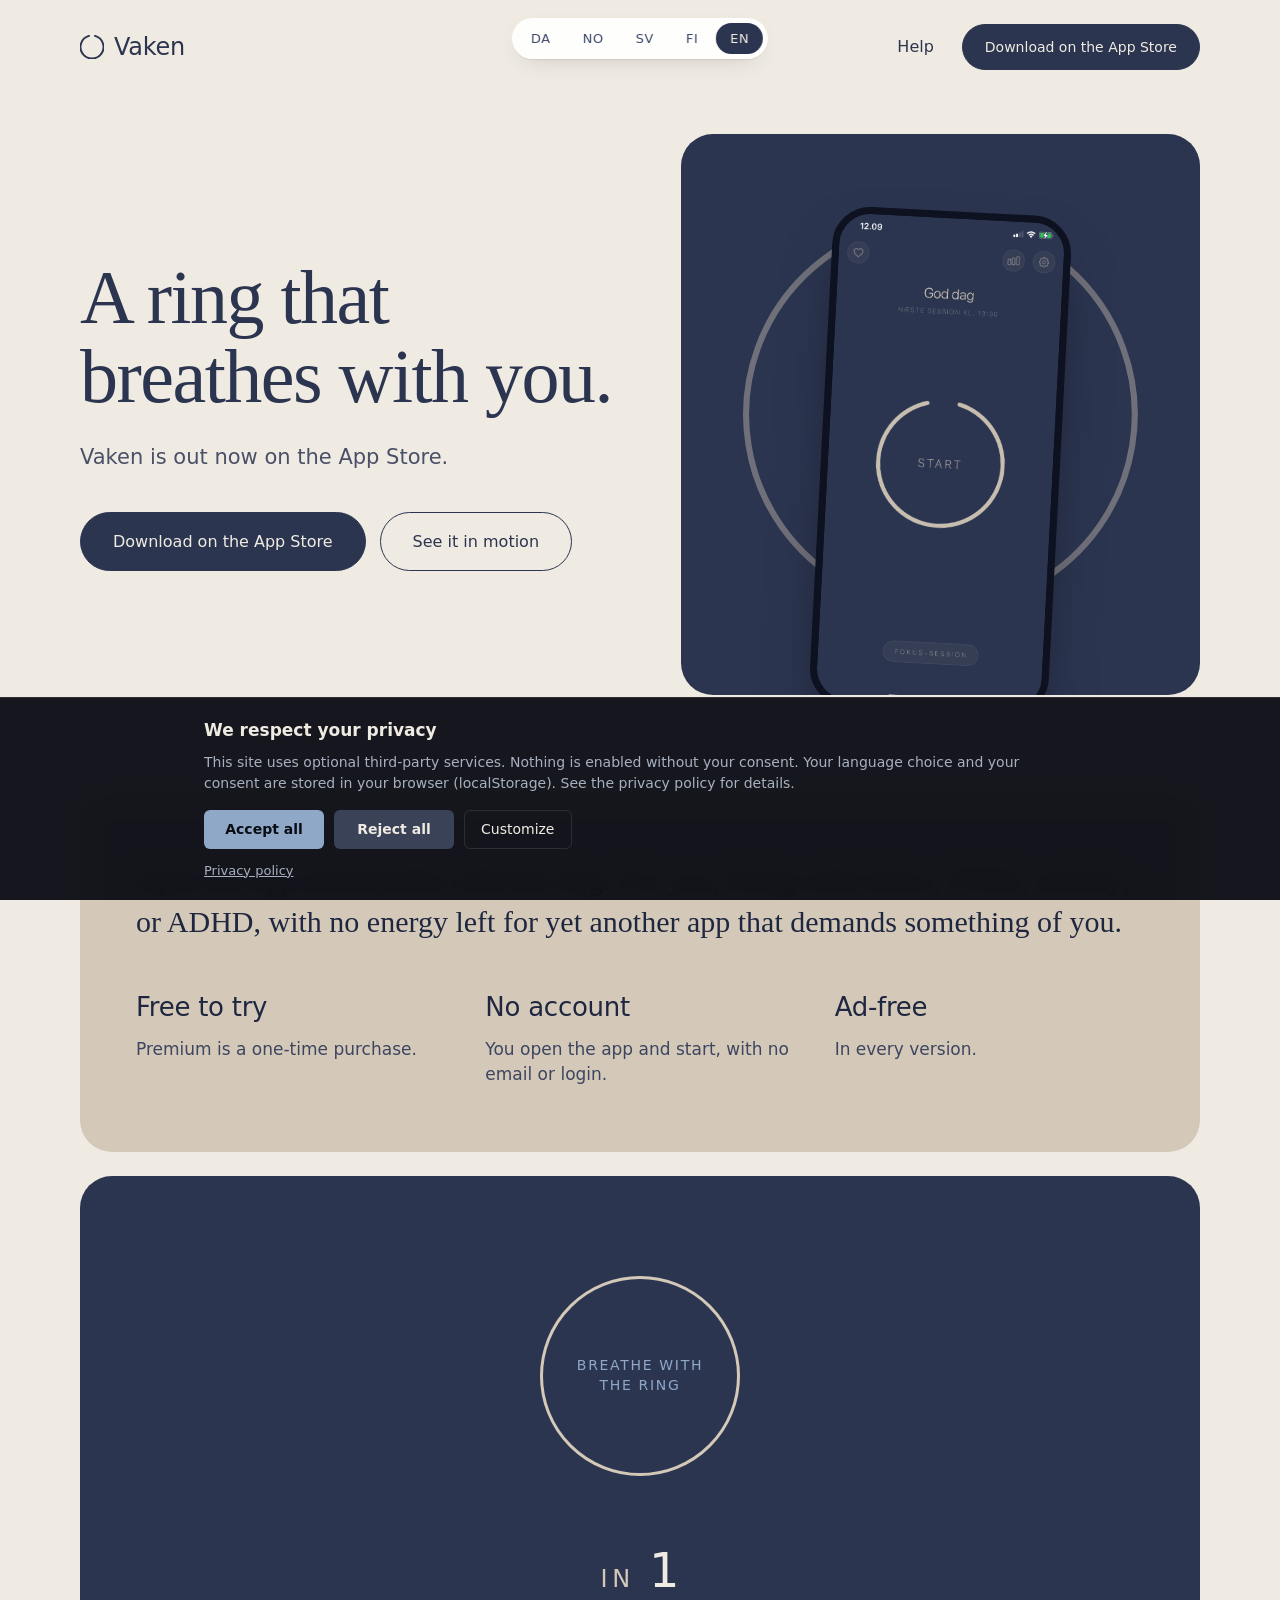
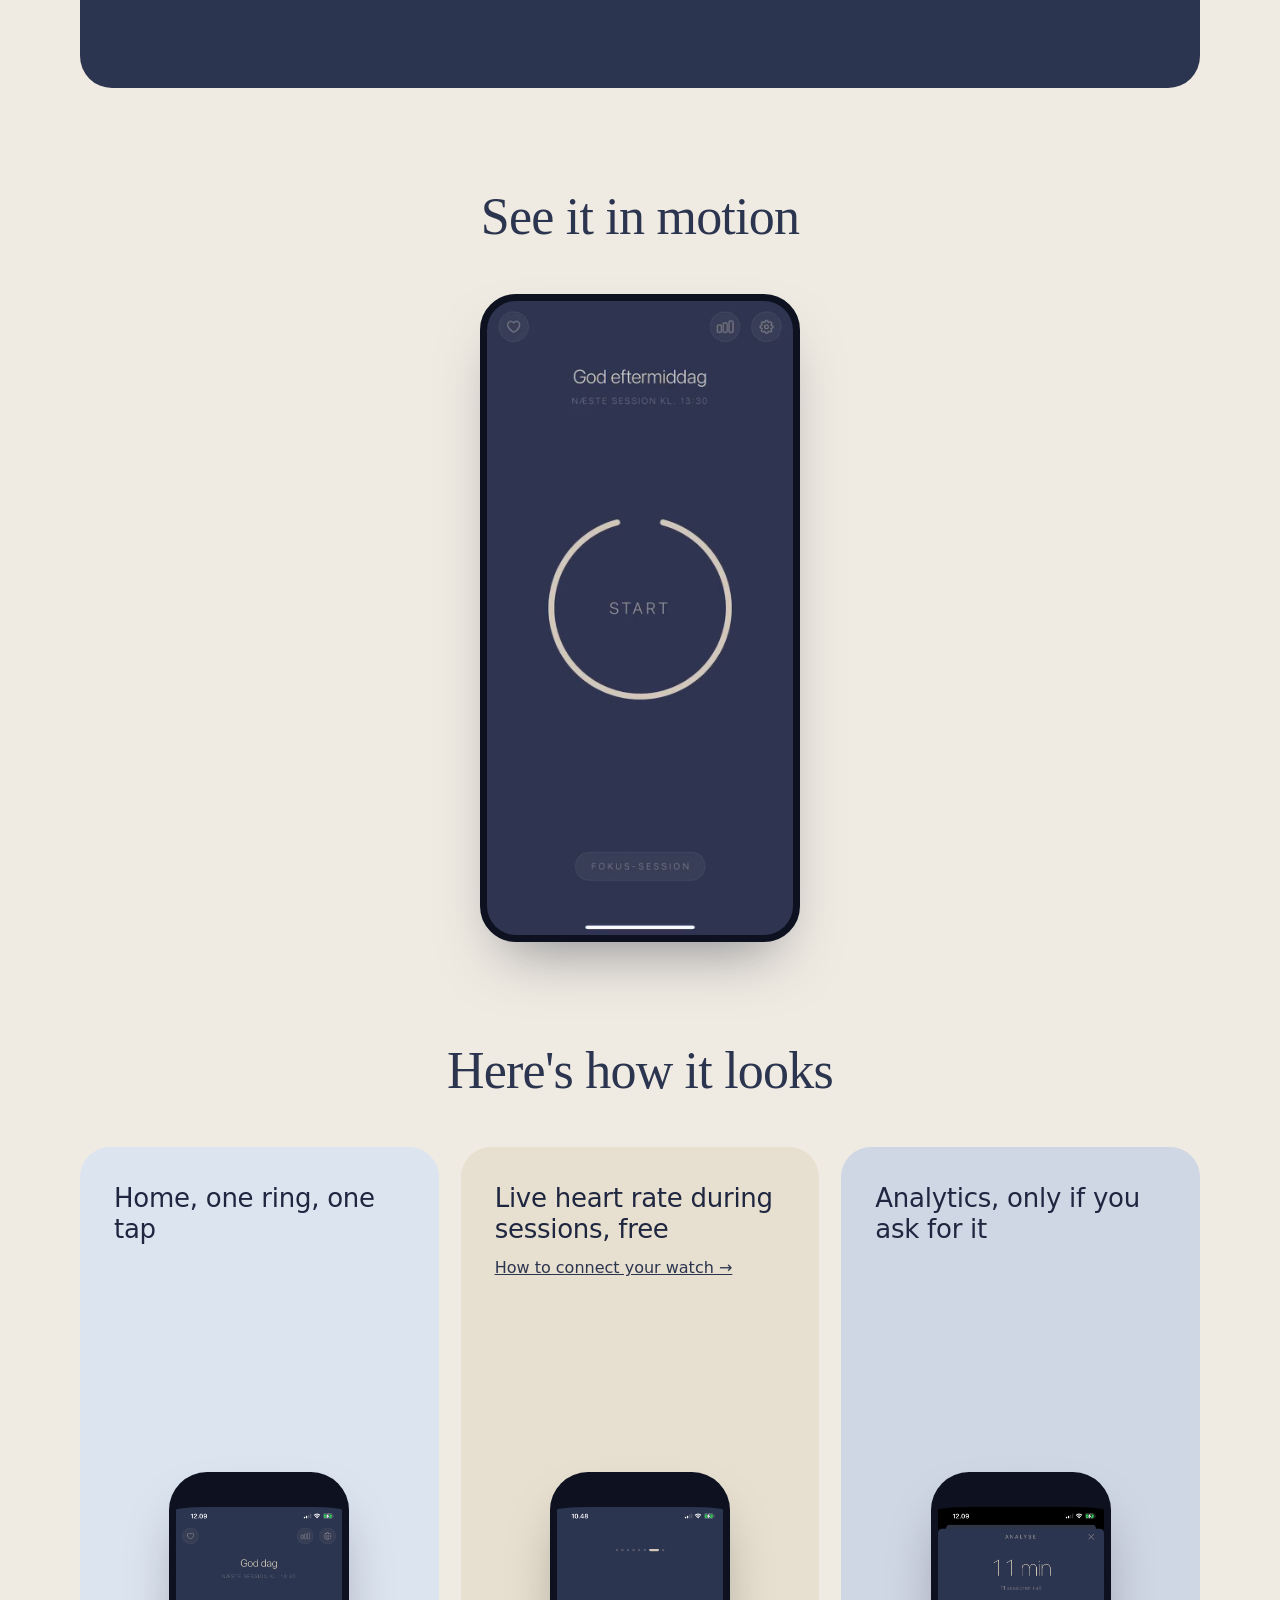
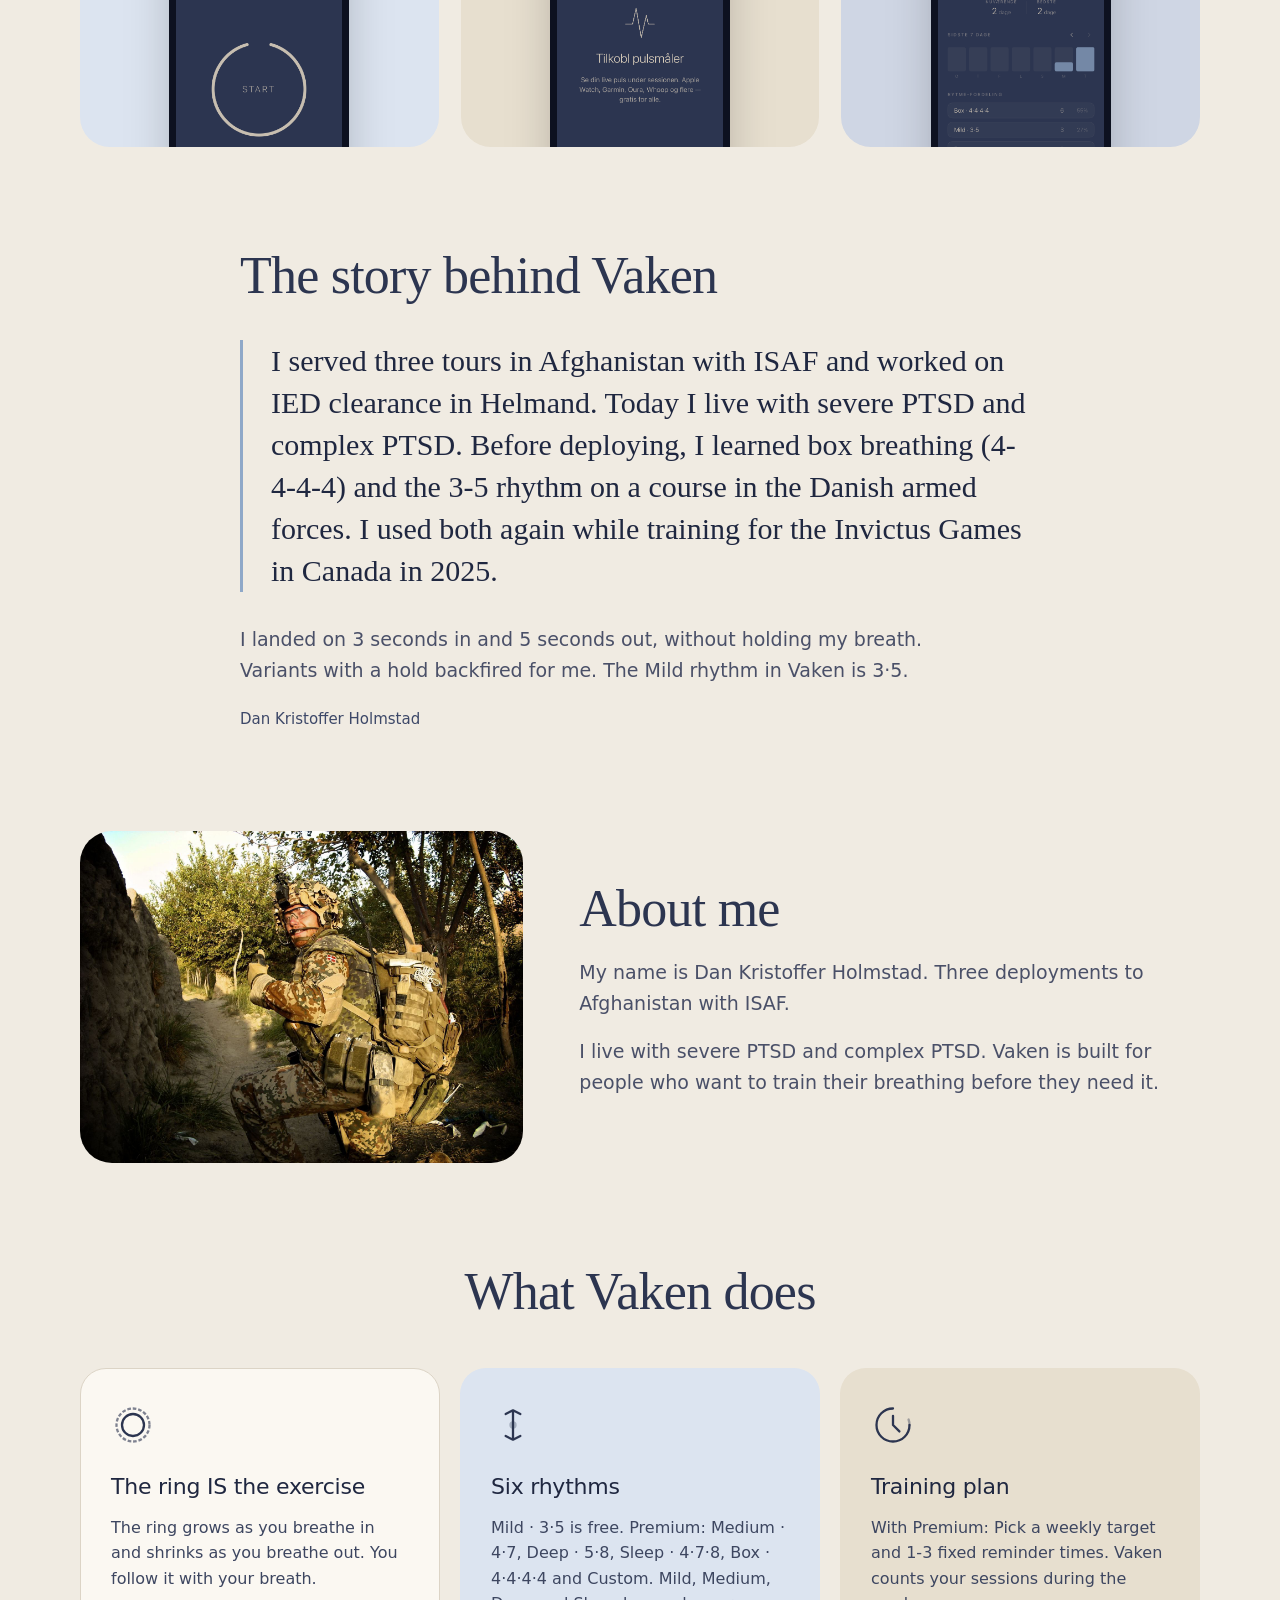
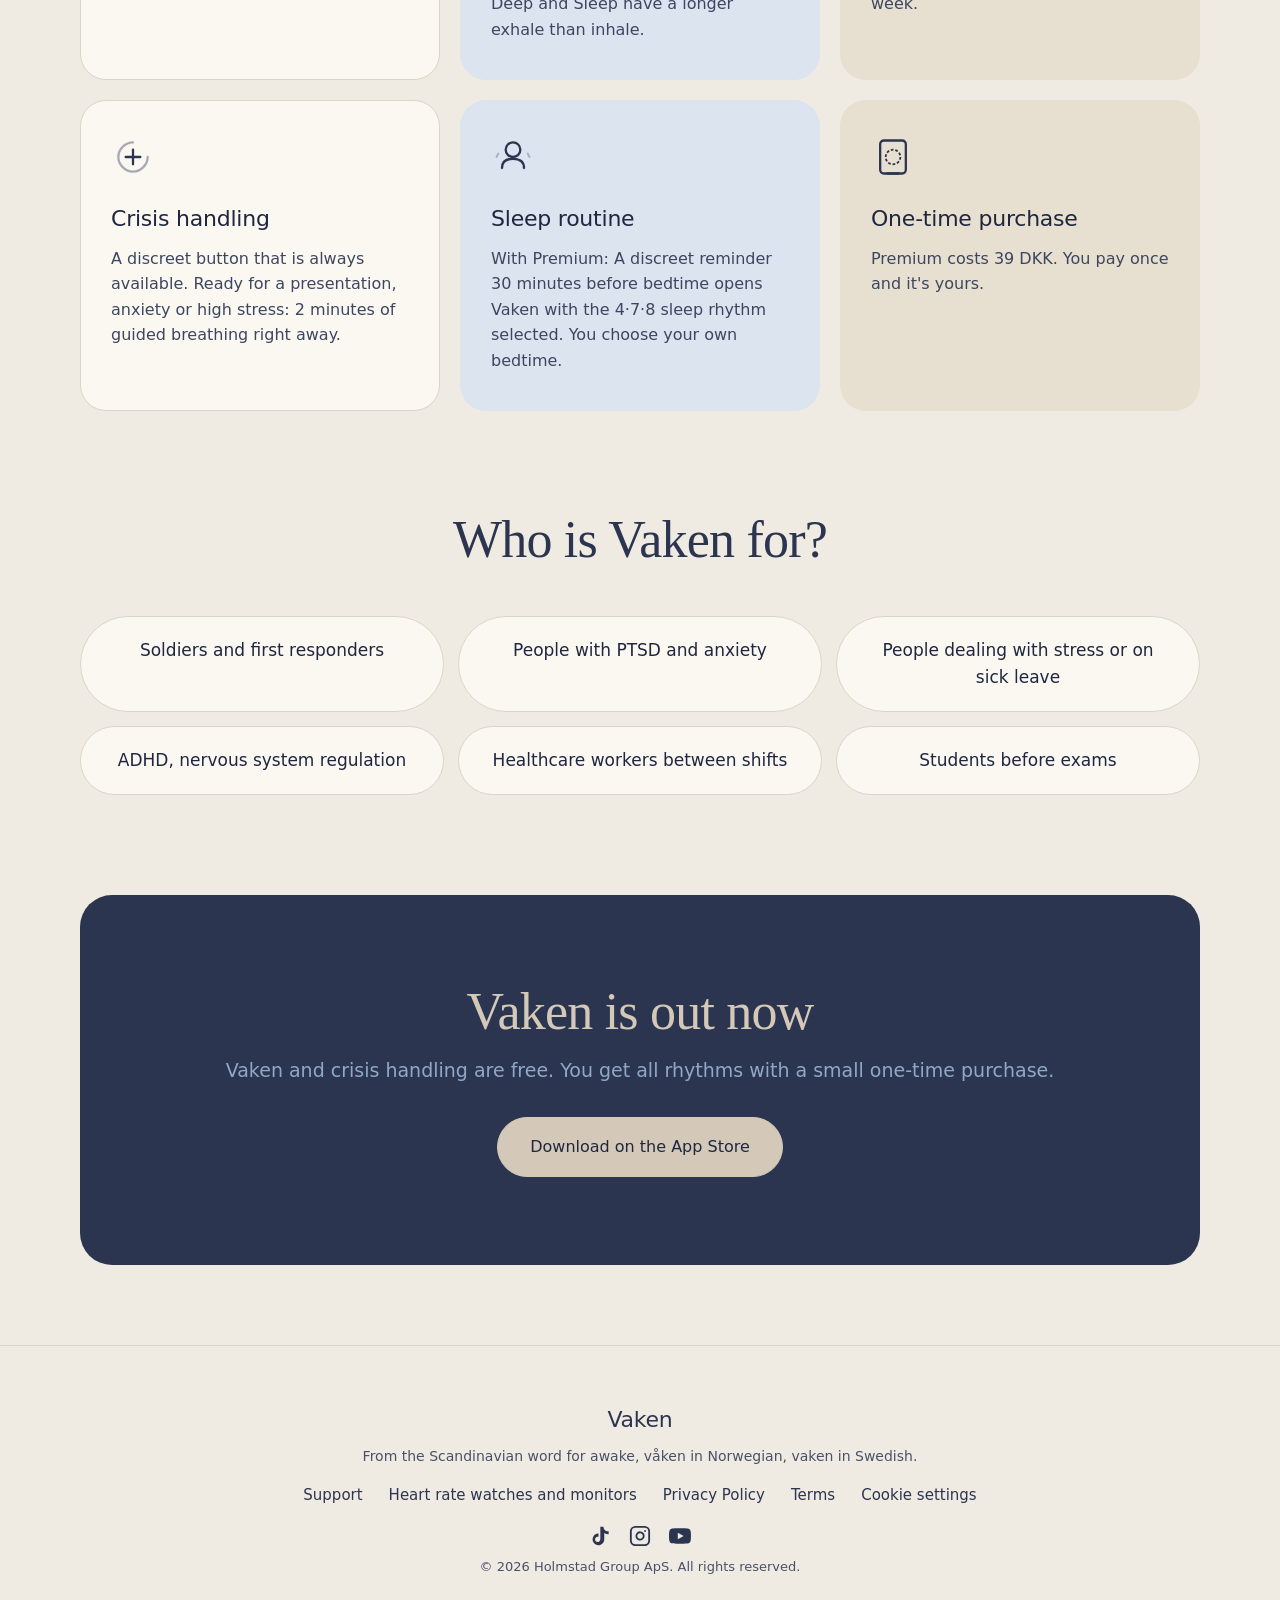
<file: index.html>
<!DOCTYPE html>
<html lang="da">
<head>
    <meta charset="UTF-8">
    <meta name="viewport" content="width=device-width, initial-scale=1.0">
    <title>Vaken</title>
    <meta name="description" content="Vaken er en vejrtrækningsapp bygget af en veteran. En ring der trækker vejret med dig. Gratis at prøve.">
    <meta property="og:title" content="Vaken">
    <meta property="og:description" content="En ring der trækker vejret med dig. Bygget af en veteran.">
    <meta property="og:type" content="website">
    <meta property="og:url" content="https://vaken.dk">
    <meta property="og:image" content="https://vaken.dk/og-image.png">
    <meta property="og:image:width" content="1200">
    <meta property="og:image:height" content="630">
    <meta property="og:image:alt" content="Vaken">
    <meta property="og:locale" content="da_DK">
    <meta property="og:site_name" content="Vaken">
    <meta name="twitter:card" content="summary_large_image">
    <meta name="twitter:title" content="Vaken">
    <meta name="twitter:description" content="En ring der trækker vejret med dig. Bygget af en veteran.">
    <meta name="twitter:image" content="https://vaken.dk/og-image.png">
    <link rel="canonical" href="https://vaken.dk/">
    <link rel="alternate" hreflang="da" href="https://vaken.dk/?lang=da">
    <link rel="alternate" hreflang="no" href="https://vaken.dk/?lang=no">
    <link rel="alternate" hreflang="sv" href="https://vaken.dk/?lang=sv">
    <link rel="alternate" hreflang="fi" href="https://vaken.dk/?lang=fi">
    <link rel="alternate" hreflang="en" href="https://vaken.dk/?lang=en">
    <link rel="alternate" hreflang="x-default" href="https://vaken.dk/">
    <!-- Google Fonts indlæses først efter cookie-samtykke (se consent.js). Fallback-font virker indtil da. -->
    <link rel="stylesheet" href="style.css">
    <link rel="stylesheet" href="consent.css">

    <!-- JSON-LD structured data, hjælper Google med at vise rich-result-cards.
         Schema.org-typer: WebSite + Organization (Holmstad Group ApS) + Person (Dan)
         + SoftwareApplication (Vaken-appen). Bundle'd i én @graph så crawleren
         kan se relationerne (publisher, author osv.) i ét hop. -->
    <script type="application/ld+json">
    {
      "@context": "https://schema.org",
      "@graph": [
        {
          "@type": "WebSite",
          "@id": "https://vaken.dk/#website",
          "url": "https://vaken.dk/",
          "name": "Vaken",
          "description": "Vejrtrækningsapp bygget af en veteran. En ring der trækker vejret med dig.",
          "inLanguage": ["da", "no", "sv", "fi", "en"],
          "publisher": { "@id": "https://vaken.dk/#organization" }
        },
        {
          "@type": "Organization",
          "@id": "https://vaken.dk/#organization",
          "name": "Holmstad Group ApS",
          "url": "https://vaken.dk/",
          "email": "support@vaken.dk",
          "telephone": "+45 60147667",
          "vatID": "DK44303663",
          "founder": { "@id": "https://vaken.dk/#dan" },
          "address": {
            "@type": "PostalAddress",
            "addressCountry": "DK"
          }
        },
        {
          "@type": "Person",
          "@id": "https://vaken.dk/#dan",
          "name": "Dan Kristoffer Holmstad",
          "jobTitle": "Founder, Vaken",
          "description": "Tre udsendelser til Afghanistan med ISAF. Grundlægger af Vaken."
        },
        {
          "@type": "SoftwareApplication",
          "@id": "https://vaken.dk/#app",
          "name": "Vaken",
          "description": "Vejrtrækningsapp med ringen som central metafor. Mild rytme gratis, fire premium-rytmer + custom som engangskøb. Fungerer standalone på iPhone og Apple Watch. Live puls fra Bluetooth-pulsmåler på iPhone og i Vakens Watch-app på Apple Watch.",
          "operatingSystem": "iOS 17+, watchOS 11+",
          "applicationCategory": "HealthApplication",
          "applicationSubCategory": "Mindfulness",
          "inLanguage": ["da", "no", "sv", "fi", "en"],
          "offers": {
            "@type": "Offer",
            "price": "39",
            "priceCurrency": "DKK",
            "description": "Vaken Premium, engangskøb. Gratis version uden reklamer."
          },
          "publisher": { "@id": "https://vaken.dk/#organization" },
          "creator": { "@id": "https://vaken.dk/#dan" },
          "screenshot": [
            "https://vaken.dk/images/IMG_0046.PNG",
            "https://vaken.dk/images/IMG_0042.PNG",
            "https://vaken.dk/images/IMG_0047.PNG"
          ]
        }
      ]
    }
    </script>
</head>
<body>

    <!-- Language switcher -->
    <nav class="lang-nav" aria-label="Sprogvalg / Language">
        <button class="lang-btn active" data-lang="da" aria-label="Dansk" lang="da">DA</button>
        <button class="lang-btn" data-lang="no" aria-label="Norsk" lang="nb">NO</button>
        <button class="lang-btn" data-lang="sv" aria-label="Svenska" lang="sv">SV</button>
        <button class="lang-btn" data-lang="fi" aria-label="Suomi" lang="fi">FI</button>
        <button class="lang-btn" data-lang="en" aria-label="English" lang="en">EN</button>
    </nav>

    <!-- Topbar -->
    <header class="site-header">
        <a href="/" class="logo" aria-label="Vaken"><svg viewBox="0 0 200 200" aria-hidden="true"><path d="M 124.85 7.28 A 96 96 0 1 1 75.15 7.28" fill="none" stroke="currentColor" stroke-width="16" stroke-linecap="round"/></svg>Vaken</a>
        <div class="header-actions">
            <a href="/support" class="help-link" data-da="Hjælp" data-no="Hjelp" data-sv="Hjälp" data-fi="Ohje" data-en="Help">Hjælp</a>
            <a href="https://apps.apple.com/app/id6762458404" class="cta-btn small" data-da="Hent på App Store" data-no="Last ned fra App Store" data-sv="Ladda ner från App Store" data-fi="Lataa App Storesta" data-en="Download on the App Store">Hent på App Store</a>
        </div>
    </header>

    <!-- Hero -->
    <section class="hero">
        <div>
            <h1 data-da="En ring der trækker vejret med dig." data-no="En ring som puster med deg." data-sv="En ring som andas med dig." data-fi="Rengas, joka hengittää kanssasi." data-en="A ring that breathes with you.">En ring der trækker vejret med dig.</h1>
            <p class="subtitle" data-da="Vaken er ude nu på App Store." data-no="Vaken er ute nå på App Store." data-sv="Vaken är ute nu på App Store." data-fi="Vaken on nyt saatavilla App Storessa." data-en="Vaken is out now on the App Store.">Vaken er ude nu på App Store.</p>
            <div class="hero-actions">
                <a href="https://apps.apple.com/app/id6762458404" class="cta-btn" data-da="Hent på App Store" data-no="Last ned fra App Store" data-sv="Ladda ner från App Store" data-fi="Lataa App Storesta" data-en="Download on the App Store">Hent på App Store</a>
                <a href="#demo" class="cta-btn ghost" data-da="Se det i bevægelse" data-no="Se det i bevegelse" data-sv="Se det i rörelse" data-fi="Katso liikkeessä" data-en="See it in motion">Se det i bevægelse</a>
            </div>
        </div>
        <div class="hero-panel" aria-hidden="true">
            <div class="hero-ring"><svg viewBox="0 0 200 200" aria-hidden="true"><path d="M 124.85 7.28 A 96 96 0 1 1 75.15 7.28" fill="none" stroke="currentColor" stroke-width="3" stroke-linecap="round"/></svg></div>
            <div class="hero-phone"><img src="images/IMG_0046.PNG" alt="" width="621" height="1344"></div>
        </div>
    </section>

    <!-- Manifest: how simple + who it's for + principles -->
    <section class="manifest">
        <div class="container">
            <p class="manifest-lead"
               data-da="Åbn appen, og træk vejret med ringen. Til dig, der lever med stress, PTSD, angst eller ADHD og ikke har overskud til endnu en app, der kræver noget af dig."
               data-no="Åpne appen og pust med ringen. For deg som lever med stress, PTSD, angst eller ADHD og ikke har overskudd til enda en app som krever noe av deg."
               data-sv="Öppna appen och andas med ringen. För dig som lever med stress, PTSD, ångest eller ADHD och inte har ork till ännu en app som kräver något av dig."
               data-fi="Avaa sovellus ja hengitä renkaan kanssa. Sinulle, joka elät stressin, PTSD:n, ahdistuksen tai ADHD:n kanssa etkä jaksa vielä yhtä sovellusta, joka vaatii sinulta jotain."
               data-en="Open the app and breathe with the ring. For you, living with stress, PTSD, anxiety, or ADHD, with no energy left for yet another app that demands something of you.">
                Åbn appen, og træk vejret med ringen. Til dig, der lever med stress, PTSD, angst eller ADHD og ikke har overskud til endnu en app, der kræver noget af dig.
            </p>
            <ul class="pledge" aria-label="Vaken-løftet">
                <li class="pledge-item">
                    <span class="pledge-title"
                          data-da="Gratis at prøve" data-no="Gratis å prøve" data-sv="Gratis att prova" data-fi="Ilmainen kokeilla" data-en="Free to try">Gratis at prøve</span>
                    <span class="pledge-body"
                          data-da="Premium købes én gang."
                          data-no="Premium kjøpes én gang."
                          data-sv="Premium köps en gång."
                          data-fi="Premium ostetaan kerran."
                          data-en="Premium is a one-time purchase.">Premium købes én gang.</span>
                </li>
                <li class="pledge-item">
                    <span class="pledge-title"
                          data-da="Ingen konto" data-no="Ingen konto" data-sv="Inget konto" data-fi="Ei tiliä" data-en="No account">Ingen konto</span>
                    <span class="pledge-body"
                          data-da="Du åbner appen og går i gang, uden e-mail eller login."
                          data-no="Du åpner appen og setter i gang, uten e-post eller innlogging."
                          data-sv="Du öppnar appen och sätter igång, utan e-post eller inloggning."
                          data-fi="Avaat sovelluksen ja aloitat, ilman sähköpostia tai kirjautumista."
                          data-en="You open the app and start, with no email or login.">Du åbner appen og går i gang, uden e-mail eller login.</span>
                </li>
                <li class="pledge-item">
                    <span class="pledge-title"
                          data-da="Uden reklamer" data-no="Uten reklame" data-sv="Utan annonser" data-fi="Ilman mainoksia" data-en="Ad-free">Uden reklamer</span>
                    <span class="pledge-body"
                          data-da="I alle versioner."
                          data-no="I alle versjoner."
                          data-sv="I alla versioner."
                          data-fi="Kaikissa versioissa."
                          data-en="In every version.">I alle versioner.</span>
                </li>
            </ul>
        </div>
    </section>

    <!-- Try it -->
    <section class="try-section">
        <div class="try-ring-container">
            <div class="try-ring"></div>
            <span class="breathe-text" data-da="Træk vejret med ringen" data-no="Pust med ringen" data-sv="Andas med ringen" data-fi="Hengitä renkaan kanssa" data-en="Breathe with the ring">Træk vejret med ringen</span>
        </div>
        <div class="rhythm-info">
            <span class="phase-label" id="phase-label" data-da-in="Ind" data-da-out="Ud" data-no-in="Inn" data-no-out="Ut" data-sv-in="In" data-sv-out="Ut" data-fi-in="Sisään" data-fi-out="Ulos" data-en-in="In" data-en-out="Out">Ind</span>
            <span class="timer" id="phase-timer">3</span>
        </div>
    </section>

    <!-- Demo video, kort skærmoptagelse af en breathing-cyklus i appen.
         autoplay+muted+loop+playsinline matcher den klassiske ambient-video-
         pattern. Ingen controls, videoen er kort nok til at brugeren ikke
         behøver pause-knap. preload="metadata" sparer båndbredde indtil
         brugeren scroll'er ned til sektionen. -->
    <section class="app-demo" id="demo">
        <div class="container">
            <h2 data-da="Se det i bevægelse" data-no="Se det i bevegelse" data-sv="Se det i rörelse" data-fi="Katso liikkeessä" data-en="See it in motion">Se det i bevægelse</h2>
            <video class="app-demo-video"
                   src="videos/demo.mp4"
                   poster="videos/demo-poster.jpg"
                   muted
                   loop
                   autoplay
                   playsinline
                   preload="metadata"
                   width="320"
                   height="558"
                   aria-label="Skærmoptagelse af Vaken-app: hovedskærmen, en vejrtrækningscyklus med ringen der vokser og krymper" data-aria-da="Skærmoptagelse af Vaken-app: hovedskærmen, en vejrtrækningscyklus med ringen der vokser og krymper" data-aria-no="Skjermopptak av Vaken: hovedskjermen og en pustesyklus der ringen vokser og krymper" data-aria-sv="Skärminspelning av Vaken: startskärmen och en andningscykel där ringen växer och krymper" data-aria-fi="Näytöntallenne Vakenista: pääsivu ja hengitysjakso, jossa rengas kasvaa ja kutistuu" data-aria-en="Screen recording of Vaken: the home screen and a breathing cycle where the ring grows and shrinks"></video>
        </div>
    </section>

    <!-- App screenshots -->
    <section class="app-screenshots">
        <div class="container">
            <h2 data-da="Sådan ser det ud" data-no="Slik ser det ut" data-sv="Så här ser det ut" data-fi="Tältä se näyttää" data-en="Here's how it looks">Sådan ser det ud</h2>
            <div class="screenshots-grid">
                <figure class="screenshot-card">
                    <img src="images/IMG_0046.PNG" alt="Vaken hovedskærm, ringen og START-knap" data-alt-da="Vaken hovedskærm, ringen og START-knap" data-alt-no="Vaken hovedskjerm, ringen og START-knappen" data-alt-sv="Vakens startskärm, ringen och START-knappen" data-alt-fi="Vakenin pääsivu, rengas ja START-painike" data-alt-en="Vaken home screen, the ring and the START button" loading="lazy" width="260" height="563">
                    <figcaption class="screenshot-caption"
                                data-da="Hovedskærm, én ring, ét tryk"
                                data-no="Hovedskjerm, én ring, ett trykk"
                                data-sv="Huvudskärm, en ring, ett tryck"
                                data-fi="Pääsivu, yksi rengas, yksi napautus"
                                data-en="Home, one ring, one tap">
                        Hovedskærm, én ring, ét tryk
                    </figcaption>
                </figure>
                <figure class="screenshot-card">
                    <img src="images/IMG_0042.PNG" alt="Skærmen Tilkobl pulsmåler med Apple Watch, Garmin, Oura og Whoop" data-alt-da="Skærmen Tilkobl pulsmåler med Apple Watch, Garmin, Oura og Whoop" data-alt-no="Skjermen Koble til pulsmåler med Apple Watch, Garmin, Oura og Whoop" data-alt-sv="Skärmen Anslut pulsmätare med Apple Watch, Garmin, Oura och Whoop" data-alt-fi="Yhdistä sykemittari -näyttö: Apple Watch, Garmin, Oura ja Whoop" data-alt-en="The Connect heart rate monitor screen with Apple Watch, Garmin, Oura and Whoop" loading="lazy" width="260" height="563">
                    <figcaption class="screenshot-caption"
                                data-da="Live puls under sessionen, gratis"
                                data-no="Live puls under økten, gratis"
                                data-sv="Livepuls under sessionen, gratis"
                                data-fi="Live-syke istunnon aikana, ilmainen"
                                data-en="Live heart rate during sessions, free">
                        Live puls under sessionen, gratis
                    </figcaption>
                    <a href="/connect/" class="screenshot-link"
                       data-da="Sådan tilkobler du dit ur →"
                       data-no="Slik kobler du til uret ditt →"
                       data-sv="Så här ansluter du klockan →"
                       data-fi="Näin yhdistät kellosi →"
                       data-en="How to connect your watch →">Sådan tilkobler du dit ur →</a>
                </figure>
                <figure class="screenshot-card">
                    <img src="images/IMG_0047.PNG" alt="Analyseskærm med sessioner, rytmefordeling og de sidste 7 dage" data-alt-da="Analyseskærm med sessioner, rytmefordeling og de sidste 7 dage" data-alt-no="Analyseskjerm med økter, rytmefordeling og de siste 7 dagene" data-alt-sv="Analysskärm med sessioner, rytmfördelning och de senaste 7 dagarna" data-alt-fi="Analyysinäyttö: istunnot, rytmijakauma ja viimeiset 7 päivää" data-alt-en="Analytics screen with sessions, rhythm distribution and the last 7 days" loading="lazy" width="260" height="563">
                    <figcaption class="screenshot-caption"
                                data-da="Analyse, kun hvis du beder om det"
                                data-no="Analyse, kun hvis du ber om det"
                                data-sv="Analys, bara om du ber om det"
                                data-fi="Analyysi, vain jos pyydät sitä"
                                data-en="Analytics, only if you ask for it">
                        Analyse, kun hvis du beder om det
                    </figcaption>
                </figure>
            </div>
        </div>
    </section>

    <!-- Story -->
    <section class="story">
        <div class="container">
            <h2 data-da="Historien bag Vaken" data-no="Historien bak Vaken" data-sv="Historien bakom Vaken" data-fi="Vakenin tarina" data-en="The story behind Vaken">Historien bag Vaken</h2>
            <blockquote>
                <p data-da="Jeg har været udsendt tre gange til Afghanistan med ISAF og har arbejdet med IED-rydning i Helmand. I dag lever jeg med svær PTSD og cPTSD. Før udsendelsen lærte jeg box breathing (4-4-4-4) og 3-5-rytmen på et kursus i Forsvaret. Begge dele brugte jeg igen, da jeg trænede til Invictus Games i Canada i 2025."
                   data-no="Jeg har vært utsendt tre ganger til Afghanistan med ISAF og har arbeidet med IED-rydding i Helmand. I dag lever jeg med alvorlig PTSD og kompleks PTSD. Før utsendelsen lærte jeg box breathing (4-4-4-4) og 3-5-rytmen på et kurs i det danske Forsvaret. Begge deler brukte jeg igjen da jeg trente til Invictus Games i Canada i 2025."
                   data-sv="Jag har tjänstgjort tre gånger i Afghanistan med ISAF och arbetat med IED-röjning i Helmand. Idag lever jag med svår PTSD och komplex PTSD. Före utlandstjänsten lärde jag mig box breathing (4-4-4-4) och 3-5-rytmen på en kurs i det danska försvaret. Båda använde jag igen när jag tränade inför Invictus Games i Kanada 2025."
                   data-fi="Olen palvellut kolme kertaa Afganistanissa ISAF-operaatiossa ja tehnyt IED-raivausta Helmandissa. Tänä päivänä elän vakavan PTSD:n ja kompleksisen PTSD:n kanssa. Ennen komennusta opin box breathing -hengityksen (4-4-4-4) ja 3-5-rytmin kurssilla Tanskan puolustusvoimissa. Käytin molempia uudelleen, kun harjoittelin Invictus Gamesia varten Kanadassa vuonna 2025."
                   data-en="I served three tours in Afghanistan with ISAF and worked on IED clearance in Helmand. Today I live with severe PTSD and complex PTSD. Before deploying, I learned box breathing (4-4-4-4) and the 3-5 rhythm on a course in the Danish armed forces. I used both again while training for the Invictus Games in Canada in 2025.">
                    Jeg har været udsendt tre gange til Afghanistan med ISAF og har arbejdet med IED-rydning i Helmand. I dag lever jeg med svær PTSD og cPTSD. Før udsendelsen lærte jeg box breathing (4-4-4-4) og 3-5-rytmen på et kursus i Forsvaret. Begge dele brugte jeg igen, da jeg trænede til Invictus Games i Canada i 2025.
                </p>
            </blockquote>
            <p class="story-body" data-da="Selv landede jeg på 3 sekunder ind og 5 sekunder ud, uden at holde vejret. Varianter, hvor man holder vejret, gav mig bagslag. Mild-rytmen i Vaken er 3·5."
               data-no="Selv landet jeg på 3 sekunder inn og 5 sekunder ut, uten å holde pusten. Varianter der man holder pusten, ga meg bakslag. Mild-rytmen i Vaken er 3·5."
               data-sv="Själv landade jag på 3 sekunder in och 5 sekunder ut, utan att hålla andan. Varianter där man håller andan gav mig bakslag. Mild-rytmen i Vaken är 3·5."
               data-fi="Itse päädyin kolmeen sekuntiin sisään ja viiteen sekuntiin ulos, ilman pidätystä. Variaatiot, joissa hengitystä pidätetään, toimivat minulla huonosti. Vakenin Lievä-rytmi on 3·5."
               data-en="I landed on 3 seconds in and 5 seconds out, without holding my breath. Variants with a hold backfired for me. The Mild rhythm in Vaken is 3·5.">
                Selv landede jeg på 3 sekunder ind og 5 sekunder ud, uden at holde vejret. Varianter, hvor man holder vejret, gav mig bagslag. Mild-rytmen i Vaken er 3·5.
            </p>
            <p class="story-author">Dan Kristoffer Holmstad</p>
        </div>
    </section>

    <!-- About -->
    <section class="about">
        <div class="container">
            <div class="about-layout">
                <div class="about-image">
                    <img src="images/dan.jpg" alt="Dan Kristoffer Holmstad" loading="lazy">
                </div>
                <div class="about-text">
                    <h2 data-da="Om mig" data-no="Om meg" data-sv="Om mig" data-fi="Tietoa minusta" data-en="About me">Om mig</h2>
                    <p data-da="Jeg hedder Dan Kristoffer Holmstad. Tre udsendelser til Afghanistan med ISAF."
                       data-no="Jeg heter Dan Kristoffer Holmstad. Tre utsendelser til Afghanistan med ISAF."
                       data-sv="Jag heter Dan Kristoffer Holmstad. Tre insatser i Afghanistan med ISAF."
                       data-fi="Nimeni on Dan Kristoffer Holmstad. Kolme komennusta Afganistaniin ISAFin mukana."
                       data-en="My name is Dan Kristoffer Holmstad. Three deployments to Afghanistan with ISAF.">
                        Jeg hedder Dan Kristoffer Holmstad. Tre udsendelser til Afghanistan med ISAF.
                    </p>
                    <p data-da="Jeg lever med svær PTSD og cPTSD. Vaken er bygget til dem, der vil træne vejrtrækningen, før de får brug for den."
                       data-no="Jeg lever med alvorlig PTSD og kompleks PTSD. Vaken er bygget for dem som vil trene pusten før de trenger den."
                       data-sv="Jag lever med svår PTSD och komplex PTSD. Vaken är byggd för dem som vill träna andningen innan de behöver den."
                       data-fi="Elän vakavan PTSD:n ja kompleksisen PTSD:n kanssa. Vaken on tehty niille, jotka haluavat harjoitella hengitystä ennen kuin sitä tarvitaan."
                       data-en="I live with severe PTSD and complex PTSD. Vaken is built for people who want to train their breathing before they need it.">
                        Jeg lever med svær PTSD og cPTSD. Vaken er bygget til dem, der vil træne vejrtrækningen, før de får brug for den.
                    </p>
                </div>
            </div>
        </div>
    </section>

    <!-- Features -->
    <section class="features">
        <div class="container">
            <h2 data-da="Hvad Vaken gør" data-no="Hva Vaken gjør" data-sv="Vad Vaken gör" data-fi="Mitä Vaken tekee" data-en="What Vaken does">Hvad Vaken gør</h2>
            <div class="feature-grid">
                <div class="feature-card">
                    <div class="feature-icon">
                        <svg viewBox="0 0 48 48" fill="none" xmlns="http://www.w3.org/2000/svg">
                            <circle cx="24" cy="24" r="18" stroke="currentColor" stroke-width="2.5" stroke-dasharray="4 2" opacity="0.6"/>
                            <circle cx="24" cy="24" r="12" stroke="currentColor" stroke-width="2.5"/>
                        </svg>
                    </div>
                    <h3 data-da="Ringen ER øvelsen" data-no="Ringen ER øvelsen" data-sv="Ringen ÄR övningen" data-fi="Rengas ON harjoitus" data-en="The ring IS the exercise">Ringen ER øvelsen</h3>
                    <p data-da="Ringen vokser, når du trækker vejret ind, og krymper, når du trækker vejret ud. Du følger den med dit åndedræt."
                       data-no="Ringen vokser når du puster inn, og krymper når du puster ut. Du følger den med pusten."
                       data-sv="Ringen växer när du andas in och krymper när du andas ut. Du följer den med din andning."
                       data-fi="Rengas kasvaa, kun hengität sisään, ja kutistuu, kun hengität ulos. Seuraat sitä hengityksellä."
                       data-en="The ring grows as you breathe in and shrinks as you breathe out. You follow it with your breath.">
                        Ringen vokser, når du trækker vejret ind, og krymper, når du trækker vejret ud. Du følger den med dit åndedræt.
                    </p>
                </div>
                <div class="feature-card">
                    <div class="feature-icon">
                        <svg viewBox="0 0 48 48" fill="none" xmlns="http://www.w3.org/2000/svg">
                            <path d="M24 8v32M16 12l8-4 8 4M16 36l8 4 8-4" stroke="currentColor" stroke-width="2.5" stroke-linecap="round" stroke-linejoin="round"/>
                            <circle cx="24" cy="24" r="4" fill="currentColor" opacity="0.3"/>
                        </svg>
                    </div>
                    <h3 data-da="Seks rytmer" data-no="Seks rytmer" data-sv="Sex rytmer" data-fi="Kuusi rytmiä" data-en="Six rhythms">Seks rytmer</h3>
                    <p data-da="Mild · 3·5 er gratis. Premium: Medium · 4·7, Dyb · 5·8, Søvn · 4·7·8, Box · 4·4·4·4 og Custom. Mild, Medium, Dyb og Søvn har længere udånding end indånding."
                       data-no="Mild · 3·5 er gratis. Premium: Medium · 4·7, Dyp · 5·8, Søvn · 4·7·8, Boks · 4·4·4·4 og Tilpasset. Mild, Medium, Dyp og Søvn har lengre utpust enn innpust."
                       data-sv="Mild · 3·5 är gratis. Premium: Medium · 4·7, Djup · 5·8, Sömn · 4·7·8, Box · 4·4·4·4 och Anpassad. Mild, Medium, Djup och Sömn har längre utandning än inandning."
                       data-fi="Lievä · 3·5 on ilmainen. Premium: Medium · 4·7, Syvä · 5·8, Uni · 4·7·8, Box · 4·4·4·4 ja Mukautettu. Lievä-, Medium-, Syvä- ja Uni-rytmeissä uloshengitys on sisäänhengitystä pidempi."
                       data-en="Mild · 3·5 is free. Premium: Medium · 4·7, Deep · 5·8, Sleep · 4·7·8, Box · 4·4·4·4 and Custom. Mild, Medium, Deep and Sleep have a longer exhale than inhale.">
                        Mild · 3·5 er gratis. Premium: Medium · 4·7, Dyb · 5·8, Søvn · 4·7·8, Box · 4·4·4·4 og Custom. Mild, Medium, Dyb og Søvn har længere udånding end indånding.
                    </p>
                </div>
                <div class="feature-card">
                    <div class="feature-icon">
                        <svg viewBox="0 0 48 48" fill="none" xmlns="http://www.w3.org/2000/svg">
                            <path d="M24 6C14 6 6 14 6 24s8 18 18 18 18-8 18-18" stroke="currentColor" stroke-width="2.5" stroke-linecap="round"/>
                            <path d="M42 24c0-2-0.3-4-1-6" stroke="currentColor" stroke-width="2.5" stroke-linecap="round" opacity="0.4"/>
                            <path d="M24 14v10l7 7" stroke="currentColor" stroke-width="2.5" stroke-linecap="round" stroke-linejoin="round"/>
                        </svg>
                    </div>
                    <h3 data-da="Træningsplan" data-no="Treningsplan" data-sv="Träningsplan" data-fi="Harjoitussuunnitelma" data-en="Training plan">Træningsplan</h3>
                    <p data-da="Med Premium: Vælg et ugentligt mål og 1-3 faste tidspunkter til påmindelser. Vaken tæller dine sessioner i ugen."
                       data-no="Med Premium: Velg et ukentlig mål og 1-3 faste tidspunkter for påminnelser. Vaken teller øktene dine i uken."
                       data-sv="Med Premium: Välj ett veckomål och 1-3 fasta tider för påminnelser. Vaken räknar dina sessioner under veckan."
                       data-fi="Premiumilla: Valitse viikkotavoite ja 1-3 kiinteää muistutusaikaa. Vaken laskee viikon istuntosi."
                       data-en="With Premium: Pick a weekly target and 1-3 fixed reminder times. Vaken counts your sessions during the week.">
                        Med Premium: Vælg et ugentligt mål og 1-3 faste tidspunkter til påmindelser. Vaken tæller dine sessioner i ugen.
                    </p>
                </div>
                <div class="feature-card">
                    <div class="feature-icon">
                        <svg viewBox="0 0 48 48" fill="none" xmlns="http://www.w3.org/2000/svg">
                            <path d="M24 8c-8 0-16 7-16 16s8 16 16 16 16-7 16-16" stroke="currentColor" stroke-width="2.5" stroke-linecap="round" opacity="0.4"/>
                            <path d="M24 16v16" stroke="currentColor" stroke-width="2.5" stroke-linecap="round"/>
                            <path d="M16 24h16" stroke="currentColor" stroke-width="2.5" stroke-linecap="round"/>
                        </svg>
                    </div>
                    <h3 data-da="Krisehåndtering" data-no="Krisehåndtering" data-sv="Krishantering" data-fi="Kriisitila" data-en="Crisis handling">Krisehåndtering</h3>
                    <p data-da="En diskret knap, der altid er tilgængelig. Klar til præsentation, angst eller høj stress: 2 minutters guidet vejrtrækning med det samme."
                       data-no="En diskret knapp som alltid er tilgjengelig. Klar for presentasjon, angst eller høyt stress: 2 minutters guidet pusteøvelse med en gang."
                       data-sv="En diskret knapp som alltid finns tillgänglig. Redo för presentation, ångest eller hög stress: 2 minuters guidad andning direkt."
                       data-fi="Huomaamaton painike, joka on aina saatavilla. Valmis esitykseen, ahdistukseen tai kovaan stressiin: 2 minuutin ohjattu hengitys heti."
                       data-en="A discreet button that is always available. Ready for a presentation, anxiety or high stress: 2 minutes of guided breathing right away.">
                        En diskret knap, der altid er tilgængelig. Klar til præsentation, angst eller høj stress: 2 minutters guidet vejrtrækning med det samme.
                    </p>
                </div>
                <div class="feature-card">
                    <div class="feature-icon">
                        <svg viewBox="0 0 48 48" fill="none" xmlns="http://www.w3.org/2000/svg">
                            <path d="M12 36c0-6 4-10 12-10s12 4 12 10" stroke="currentColor" stroke-width="2.5" stroke-linecap="round"/>
                            <circle cx="24" cy="16" r="8" stroke="currentColor" stroke-width="2.5"/>
                            <path d="M8 20l-2 4M40 20l2 4" stroke="currentColor" stroke-width="2" stroke-linecap="round" opacity="0.3"/>
                        </svg>
                    </div>
                    <h3 data-da="Søvnrutine" data-no="Søvnrutine" data-sv="Sömnrutin" data-fi="Unirutiini" data-en="Sleep routine">Søvnrutine</h3>
                    <p data-da="Med Premium: En diskret påmindelse 30 minutter før sengetid åbner Vaken med søvnrytmen 4·7·8 valgt. Du vælger selv din sengetid."
                       data-no="Med Premium: En diskret påminnelse 30 minutter før leggetid åpner Vaken med søvnrytmen 4·7·8 valgt. Du velger selv leggetiden."
                       data-sv="Med Premium: En diskret påminnelse 30 minuter före sänggåendet öppnar Vaken med sömnrytmen 4·7·8 vald. Du väljer själv när du går och lägger dig."
                       data-fi="Premiumilla: Hienovarainen muistutus 30 minuuttia ennen nukkumaanmenoa avaa Vakenin uni-rytmi 4·7·8 valittuna. Valitset itse nukkumaanmenoaikasi."
                       data-en="With Premium: A discreet reminder 30 minutes before bedtime opens Vaken with the 4·7·8 sleep rhythm selected. You choose your own bedtime.">
                        Med Premium: En diskret påmindelse 30 minutter før sengetid åbner Vaken med søvnrytmen 4·7·8 valgt. Du vælger selv din sengetid.
                    </p>
                </div>
                <div class="feature-card">
                    <div class="feature-icon">
                        <svg viewBox="0 0 48 48" fill="none" xmlns="http://www.w3.org/2000/svg">
                            <rect x="10" y="6" width="28" height="36" rx="4" stroke="currentColor" stroke-width="2.5"/>
                            <path d="M18 42h12" stroke="currentColor" stroke-width="2.5" stroke-linecap="round"/>
                            <circle cx="24" cy="24" r="8" stroke="currentColor" stroke-width="2" stroke-dasharray="3 2"/>
                        </svg>
                    </div>
                    <h3 data-da="Engangskøb" data-no="Engangskjøp" data-sv="Engångsköp" data-fi="Kertaosto" data-en="One-time purchase">Engangskøb</h3>
                    <p data-da="Premium koster 39 kr. Du betaler én gang, så er det dit."
                       data-no="Du betaler én gang for Premium, så er det ditt."
                       data-sv="Du betalar en gång för Premium och äger det sedan."
                       data-fi="Maksat Premiumista kerran, ja se on sinun."
                       data-en="Premium costs 39 DKK. You pay once and it's yours.">
                        Premium koster 39 kr. Du betaler én gang, så er det dit.
                    </p>
                </div>
            </div>
        </div>
    </section>

    <!-- Who it's for -->
    <section class="audience">
        <div class="container">
            <h2 data-da="Hvem er Vaken til?" data-no="Hvem er Vaken for?" data-sv="Vem är Vaken för?" data-fi="Kenelle Vaken on?" data-en="Who is Vaken for?">Hvem er Vaken til?</h2>
            <div class="audience-grid">
                <div class="audience-item" data-da="Soldater og førsterespondere" data-no="Soldater og førsterespondere" data-sv="Soldater och räddningstjänst" data-fi="Sotilaat ja ensivastehenkilöt" data-en="Soldiers and first responders">Soldater og førsterespondere</div>
                <div class="audience-item" data-da="Mennesker med PTSD og angst" data-no="Mennesker med PTSD og angst" data-sv="Människor med PTSD och ångest" data-fi="PTSD:stä ja ahdistuksesta kärsivät" data-en="People with PTSD and anxiety">Mennesker med PTSD og angst</div>
                <div class="audience-item" data-da="Stressramte og sygemeldte" data-no="Stressrammede og sykemeldte" data-sv="Stressdrabbade och sjukskrivna" data-fi="Stressistä kärsivät ja sairauslomalla olevat" data-en="People dealing with stress or on sick leave">Stressramte og sygemeldte</div>
                <div class="audience-item" data-da="ADHD, nervesystemregulering" data-no="ADHD, nervesystemregulering" data-sv="ADHD, nervsystemsreglering" data-fi="ADHD, hermoston säätely" data-en="ADHD, nervous system regulation">ADHD, nervesystemregulering</div>
                <div class="audience-item" data-da="Sundhedspersonale mellem vagter" data-no="Helsepersonell mellom vakter" data-sv="Vårdpersonal mellan pass" data-fi="Terveydenhuollon ammattilaiset vuorojen välissä" data-en="Healthcare workers between shifts">Sundhedspersonale mellem vagter</div>
                <div class="audience-item" data-da="Studerende før eksamen" data-no="Studenter før eksamen" data-sv="Studenter före tentan" data-fi="Opiskelijat ennen tenttiä" data-en="Students before exams">Studerende før eksamen</div>
            </div>
        </div>
    </section>

    <!-- Download -->
    <section class="signup" id="download">
        <div class="container">
            <h2 data-da="Vaken er ude nu" data-no="Vaken er ute nå" data-sv="Vaken är ute nu" data-fi="Vaken on saatavilla" data-en="Vaken is out now">Vaken er ude nu</h2>
            <p class="signup-text"
               data-da="Vaken og krisehåndteringen er gratis. Alle rytmer får du med et lille engangskøb."
               data-no="Vaken og krisehåndteringen er gratis. Alle rytmer får du med et lite engangskjøp."
               data-sv="Vaken och krishanteringen är gratis. Alla rytmer får du med ett litet engångsköp."
               data-fi="Vaken ja kriisitila ovat ilmaisia. Kaikki rytmit saat pienellä kertaostolla."
               data-en="Vaken and crisis handling are free. You get all rhythms with a small one-time purchase.">
                Vaken og krisehåndteringen er gratis. Alle rytmer får du med et lille engangskøb.
            </p>
            <a href="https://apps.apple.com/app/id6762458404" class="cta-btn"
               data-da="Hent på App Store"
               data-no="Last ned fra App Store"
               data-sv="Ladda ner från App Store"
               data-fi="Lataa App Storesta"
               data-en="Download on the App Store">Hent på App Store</a>
        </div>
    </section>

    <!-- Footer -->
    <footer>
        <div class="container">
            <p class="footer-name">Vaken</p>
            <p class="footer-origin" data-da="Fra det skandinaviske ord for vågen, våken på norsk, vaken på svensk."
               data-no="Fra det skandinaviske ordet for våken, våken på norsk, vaken på svensk."
               data-sv="Från det skandinaviska ordet för vaken, våken på norska, vaken på svenska."
               data-fi="Skandinaavisesta sanasta hereillä, våken norjaksi, vaken ruotsiksi."
               data-en="From the Scandinavian word for awake, våken in Norwegian, vaken in Swedish.">
                Fra det skandinaviske ord for vågen, våken på norsk, vaken på svensk.
            </p>
            <div class="footer-links">
                <a href="/support" data-da="Support" data-no="Support" data-sv="Support" data-fi="Tuki" data-en="Support">Support</a>
                <a href="/connect/" data-da="Pulsure og pulsmålere" data-no="Pulsklokker og pulsmålere" data-sv="Pulsklockor och pulsmätare" data-fi="Sykekellot ja sykemittarit" data-en="Heart rate watches and monitors">Pulsure og pulsmålere</a>
                <a href="/privacy" data-da="Privatlivspolitik" data-no="Personvernerklæring" data-sv="Integritetspolicy" data-fi="Tietosuojakäytäntö" data-en="Privacy Policy">Privatlivspolitik</a>
                <a href="/terms" data-da="Vilkår" data-no="Vilkår" data-sv="Villkor" data-fi="Ehdot" data-en="Terms">Vilkår</a>
                <a href="#" data-cc-open-settings data-da="Cookie-indstillinger" data-no="Cookie-innstillinger" data-sv="Cookie-inställningar" data-fi="Evästeasetukset" data-en="Cookie settings">Cookie-indstillinger</a>
            </div>
            <div class="footer-social">
                <a href="https://www.tiktok.com/@HolmstadIT" aria-label="TikTok" target="_blank" rel="noopener noreferrer">
                    <svg viewBox="0 0 24 24" fill="currentColor" aria-hidden="true"><path d="M19.59 6.69a4.83 4.83 0 0 1-3.77-4.25V2h-3.45v13.67a2.89 2.89 0 0 1-5.2 1.74 2.89 2.89 0 0 1 2.31-4.64 2.93 2.93 0 0 1 .88.13V9.4a6.84 6.84 0 0 0-1-.05A6.33 6.33 0 0 0 5.8 20.1a6.34 6.34 0 0 0 10.86-4.43v-7a8.16 8.16 0 0 0 4.77 1.52v-3.4a4.85 4.85 0 0 1-1.84-.1z"/></svg>
                </a>
                <a href="https://www.instagram.com/holmstadit" aria-label="Instagram" target="_blank" rel="noopener noreferrer">
                    <svg viewBox="0 0 24 24" fill="none" stroke="currentColor" stroke-width="2" stroke-linecap="round" stroke-linejoin="round" aria-hidden="true"><rect x="2" y="2" width="20" height="20" rx="5" ry="5"/><path d="M16 11.37A4 4 0 1 1 12.63 8 4 4 0 0 1 16 11.37z"/><line x1="17.5" y1="6.5" x2="17.51" y2="6.5"/></svg>
                </a>
                <a href="https://www.youtube.com/@HolmstadIT" aria-label="YouTube" target="_blank" rel="noopener noreferrer">
                    <svg viewBox="0 0 24 24" fill="currentColor" aria-hidden="true"><path d="M23.5 6.2a3 3 0 0 0-2.1-2.1C19.6 3.6 12 3.6 12 3.6s-7.6 0-9.4.5A3 3 0 0 0 .5 6.2C0 8 0 12 0 12s0 4 .5 5.8a3 3 0 0 0 2.1 2.1c1.8.5 9.4.5 9.4.5s7.6 0 9.4-.5a3 3 0 0 0 2.1-2.1c.5-1.8.5-5.8.5-5.8s0-4-.5-5.8zM9.6 15.6V8.4l6.4 3.6-6.4 3.6z"/></svg>
                </a>
            </div>
            <p class="footer-copyright" data-da="&copy; 2026 Holmstad Group ApS. Alle rettigheder forbeholdes." data-no="&copy; 2026 Holmstad Group ApS. Alle rettigheter forbeholdt." data-sv="&copy; 2026 Holmstad Group ApS. Alla rättigheter förbehållna." data-fi="&copy; 2026 Holmstad Group ApS. Kaikki oikeudet pidätetään." data-en="&copy; 2026 Holmstad Group ApS. All rights reserved.">&copy; 2026 Holmstad Group ApS. Alle rettigheder forbeholdes.</p>
        </div>
    </footer>

    <script>
        window.COOKIE_CONSENT_CONFIG = {
            privacyUrl: '/privacy',
            detectLang: function () {
                var m = /[?&]lang=(da|no|sv|fi|en)(&|$)/.exec(window.location.search);
                if (m) return m[1];
                try {
                    var l = localStorage.getItem('vaken-lang');
                    if (l) return l;
                } catch (e) {}
                var b = (navigator.language || 'en').toLowerCase();
                if (b.indexOf('da') === 0) return 'da';
                if (b.indexOf('nb') === 0 || b.indexOf('nn') === 0 || b.indexOf('no') === 0) return 'no';
                if (b.indexOf('sv') === 0) return 'sv';
                if (b.indexOf('fi') === 0) return 'fi';
                return 'en';
            },
            services: {
                'google-fonts': {
                    label: {
                        da: 'Google Fonts', no: 'Google Fonts', sv: 'Google Fonts',
                        fi: 'Google Fonts', en: 'Google Fonts'
                    },
                    description: {
                        da: 'Indlæser skrifttypen Inter fra Googles servere. Dette sender din IP-adresse til Google. Uden samtykke bruges en fallback-skrifttype.',
                        no: 'Laster skriften Inter fra Googles servere. Dette sender IP-adressen din til Google. Uten samtykke brukes en fallback-skrift.',
                        sv: 'Laddar typsnittet Inter från Googles servrar. Detta skickar din IP-adress till Google. Utan samtycke används ett fallback-typsnitt.',
                        fi: 'Lataa Inter-kirjasimen Googlen palvelimilta. Tämä lähettää IP-osoitteesi Googlelle. Ilman suostumusta käytetään varakirjasinta.',
                        en: 'Loads the Inter font from Google servers. This sends your IP address to Google. A fallback font is used without consent.'
                    },
                    onAccept: function () {
                        var pc1 = document.createElement('link');
                        pc1.rel = 'preconnect'; pc1.href = 'https://fonts.googleapis.com';
                        document.head.appendChild(pc1);
                        var pc2 = document.createElement('link');
                        pc2.rel = 'preconnect'; pc2.href = 'https://fonts.gstatic.com'; pc2.crossOrigin = '';
                        document.head.appendChild(pc2);
                        var link = document.createElement('link');
                        link.rel = 'stylesheet';
                        link.href = 'https://fonts.googleapis.com/css2?family=Inter:wght@300;400;500;600&display=swap';
                        document.head.appendChild(link);
                    }
                }
            }
        };
    </script>
    <script src="consent.js"></script>
    <script src="script.js"></script>
</body>
</html>
</file>
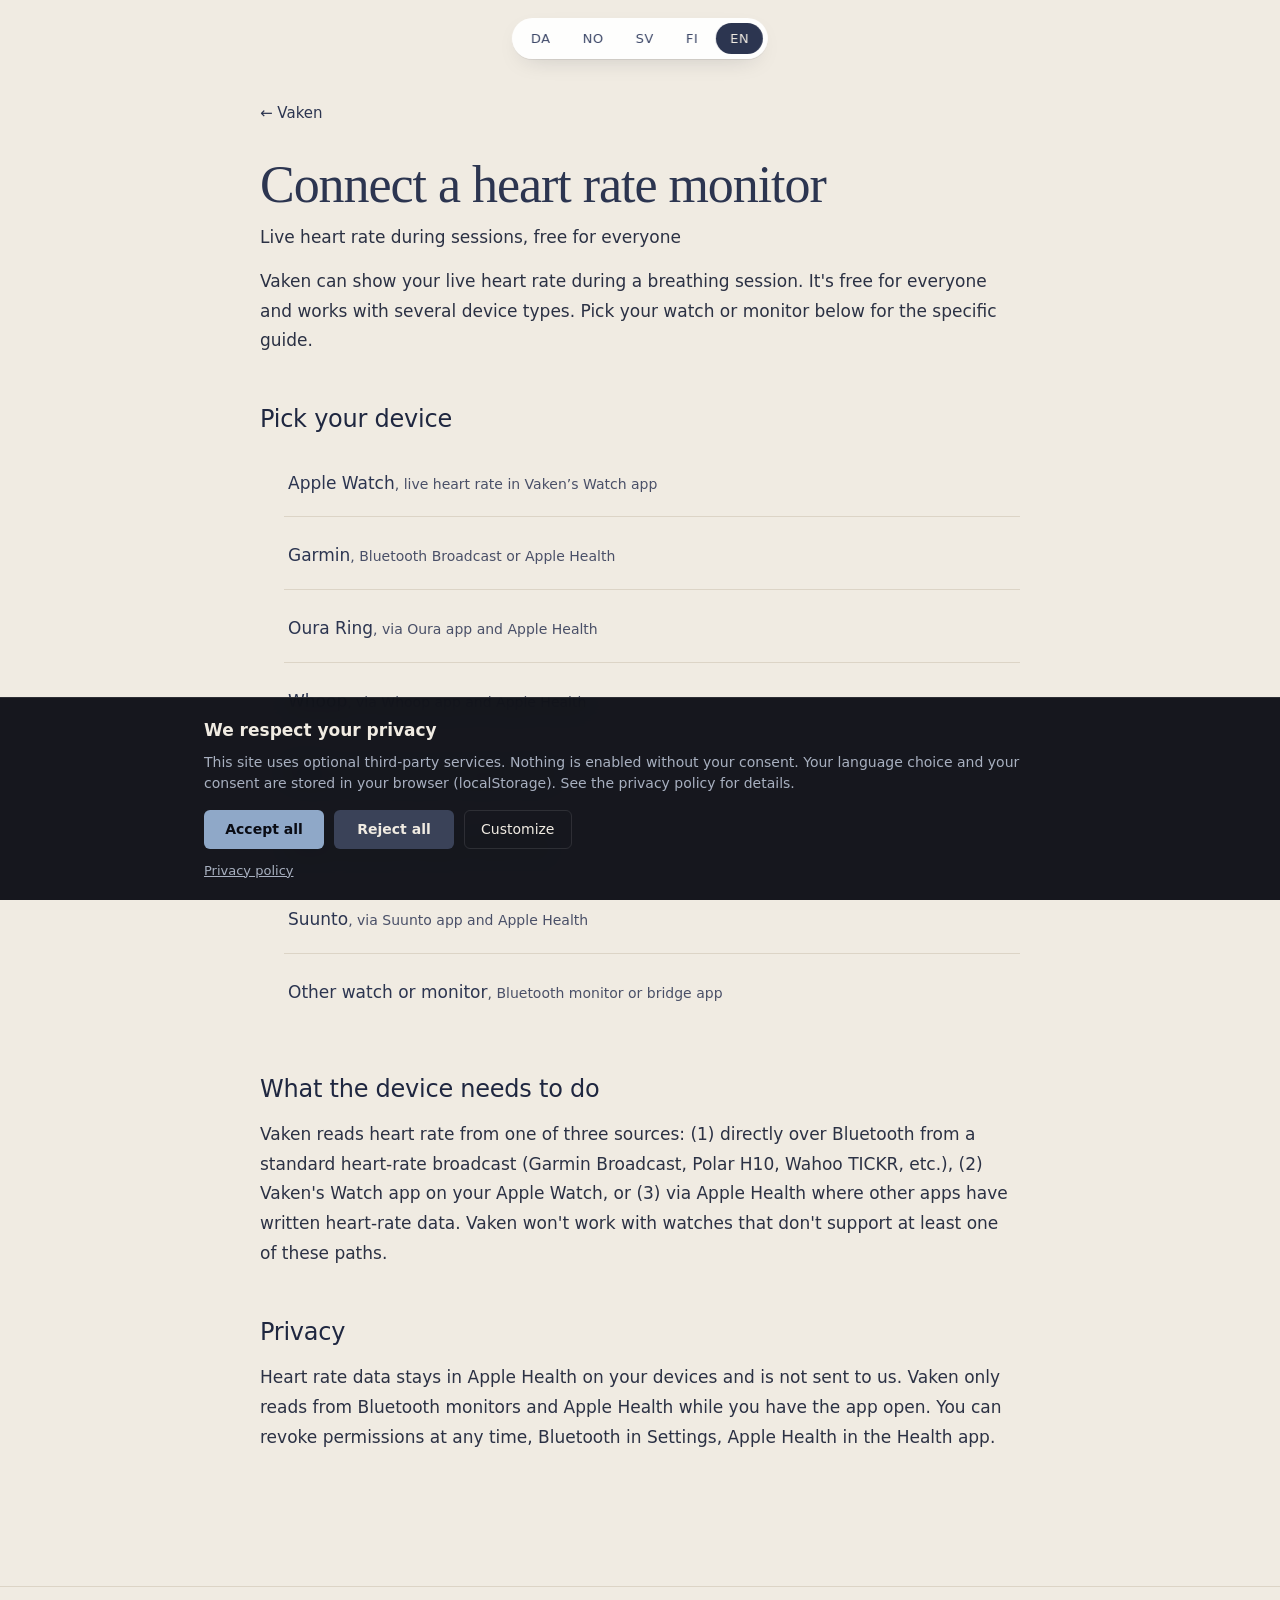
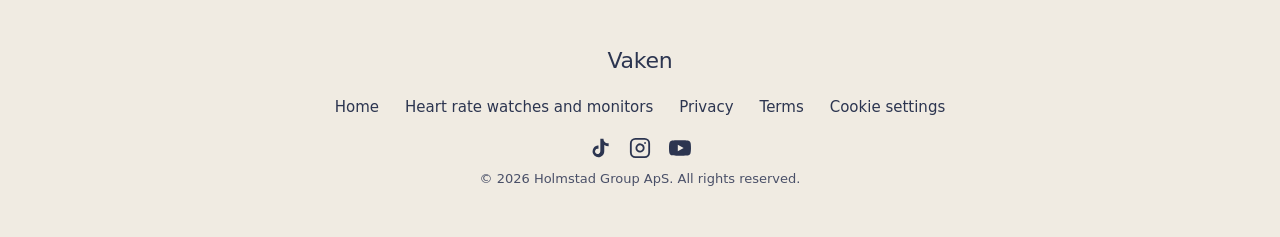
<file: connect/index.html>
<!DOCTYPE html>
<html lang="da">
<head>
    <meta charset="UTF-8">
    <meta name="viewport" content="width=device-width, initial-scale=1.0">
    <title>Tilkobl pulsmåler, Vaken</title>
    <meta name="description" content="Sådan får du puls i Vaken fra Apple Watch, Garmin, Oura Ring, Whoop, Fitbit, Polar, Suunto og andre pulsmålere. Live puls via Bluetooth-pulsmålere, gratis for alle.">
    <meta property="og:title" content="Tilkobl pulsmåler, Vaken">
    <meta property="og:description" content="Sådan får du puls i Vaken fra Apple Watch, Garmin, Oura, Whoop, Fitbit, Polar, Suunto og andre pulsmålere. Live puls via Bluetooth-pulsmålere. Gratis for alle.">
    <meta property="og:url" content="https://vaken.dk/connect/">
    <meta property="og:image" content="https://vaken.dk/og-image.png">
    <meta property="og:type" content="website">
    <meta name="twitter:card" content="summary_large_image">
    <link rel="canonical" href="https://vaken.dk/connect/">
    <link rel="alternate" hreflang="x-default" href="https://vaken.dk/connect/">
    <link rel="alternate" hreflang="da" href="https://vaken.dk/connect/?lang=da">
    <link rel="alternate" hreflang="no" href="https://vaken.dk/connect/?lang=no">
    <link rel="alternate" hreflang="sv" href="https://vaken.dk/connect/?lang=sv">
    <link rel="alternate" hreflang="fi" href="https://vaken.dk/connect/?lang=fi">
    <link rel="alternate" hreflang="en" href="https://vaken.dk/connect/?lang=en">
    <link rel="stylesheet" href="/style.css">
    <link rel="stylesheet" href="/consent.css">
</head>
<body>
    <nav class="lang-nav" aria-label="Sprogvalg / Language">
        <button class="lang-btn active" data-lang="da" aria-label="Dansk" lang="da">DA</button>
        <button class="lang-btn" data-lang="no" aria-label="Norsk" lang="nb">NO</button>
        <button class="lang-btn" data-lang="sv" aria-label="Svenska" lang="sv">SV</button>
        <button class="lang-btn" data-lang="fi" aria-label="Suomi" lang="fi">FI</button>
        <button class="lang-btn" data-lang="en" aria-label="English" lang="en">EN</button>
    </nav>

    <section class="legal-page">
        <div class="container">
            <a href="/" class="back-link" data-da="&larr; Vaken" data-no="&larr; Vaken" data-sv="&larr; Vaken" data-fi="&larr; Vaken" data-en="&larr; Vaken">&larr; Vaken</a>

            <h1 data-da="Tilkobl pulsmåler" data-no="Koble til pulsmåler" data-sv="Anslut pulsmätare" data-fi="Yhdistä sykemittari" data-en="Connect a heart rate monitor">Tilkobl pulsmåler</h1>
            <p class="legal-date" data-da="Live puls under session, gratis for alle" data-no="Live puls under økt, gratis for alle" data-sv="Livepuls under session, gratis för alla" data-fi="Live-syke istunnon aikana, ilmainen kaikille" data-en="Live heart rate during sessions, free for everyone">Live puls under session, gratis for alle</p>

            <p data-da="Vaken kan vise din live puls under en vejrtrækningssession. Det er gratis for alle og virker med flere typer enheder. Vælg dit ur eller din pulsmåler nedenfor for at se den specifikke vejledning."
               data-no="Vaken kan vise live pulsen din under en pusteøkt. Det er gratis for alle og virker med flere typer enheter. Velg uret eller pulsmåleren din nedenfor for å se den spesifikke veiledningen."
               data-sv="Vaken kan visa din livepuls under en andningssession. Det är gratis för alla och fungerar med flera typer av enheter. Välj din klocka eller pulsmätare nedan för att se den specifika guiden."
               data-fi="Vaken voi näyttää live-sykkeesi hengitysistunnon aikana. Se on ilmainen kaikille ja toimii useiden laitetyyppien kanssa. Valitse kellosi tai sykemittarisi alta nähdäksesi tarkat ohjeet."
               data-en="Vaken can show your live heart rate during a breathing session. It's free for everyone and works with several device types. Pick your watch or monitor below for the specific guide.">
                Vaken kan vise din live puls under en vejrtrækningssession. Det er gratis for alle og virker med flere typer enheder. Vælg dit ur eller din pulsmåler nedenfor for at se den specifikke vejledning.
            </p>

            <h2 data-da="Vælg din enhed" data-no="Velg enheten din" data-sv="Välj din enhet" data-fi="Valitse laitteesi" data-en="Pick your device">Vælg din enhed</h2>

            <ul class="connect-list">
                <li><a href="/connect/apple-watch">Apple Watch<span class="connect-hint" data-da=", live puls i Vakens Watch-app" data-no=", live puls i Vakens Watch-app" data-sv=", livepuls i Vakens Watch-app" data-fi=", live-syke Vakenin Watch-sovelluksessa" data-en=", live heart rate in Vaken&rsquo;s Watch app">, live puls i Vakens Watch-app</span></a></li>
                <li><a href="/connect/garmin">Garmin<span class="connect-hint" data-da=", Bluetooth Broadcast eller Apple Health" data-no=", Bluetooth Broadcast eller Apple Health" data-sv=", Bluetooth Broadcast eller Apple Health" data-fi=", Bluetooth Broadcast tai Apple Health" data-en=", Bluetooth Broadcast or Apple Health">, Bluetooth Broadcast eller Apple Health</span></a></li>
                <li><a href="/connect/oura">Oura Ring<span class="connect-hint" data-da=", via Oura-app og Apple Health" data-no=", via Oura-app og Apple Health" data-sv=", via Oura-app och Apple Health" data-fi=", Oura-sovelluksen ja Apple Healthin kautta" data-en=", via Oura app and Apple Health">, via Oura-app og Apple Health</span></a></li>
                <li><a href="/connect/whoop">Whoop<span class="connect-hint" data-da=", via Whoop-app og Apple Health" data-no=", via Whoop-app og Apple Health" data-sv=", via Whoop-app och Apple Health" data-fi=", Whoop-sovelluksen ja Apple Healthin kautta" data-en=", via Whoop app and Apple Health">, via Whoop-app og Apple Health</span></a></li>
                <li><a href="/connect/fitbit">Fitbit<span class="connect-hint" data-da=", via Fitbit-app og Apple Health" data-no=", via Fitbit-app og Apple Health" data-sv=", via Fitbit-app och Apple Health" data-fi=", Fitbit-sovelluksen ja Apple Healthin kautta" data-en=", via Fitbit app and Apple Health">, via Fitbit-app og Apple Health</span></a></li>
                <li><a href="/connect/polar">Polar<span class="connect-hint" data-da=", Bluetooth-bælter eller Polar Flow" data-no=", Bluetooth-belter eller Polar Flow" data-sv=", Bluetooth-bälten eller Polar Flow" data-fi=", Bluetooth-vyö tai Polar Flow" data-en=", Bluetooth straps or Polar Flow">, Bluetooth-bælter eller Polar Flow</span></a></li>
                <li><a href="/connect/suunto">Suunto<span class="connect-hint" data-da=", via Suunto-app og Apple Health" data-no=", via Suunto-app og Apple Health" data-sv=", via Suunto-app och Apple Health" data-fi=", Suunto-sovelluksen ja Apple Healthin kautta" data-en=", via Suunto app and Apple Health">, via Suunto-app og Apple Health</span></a></li>
                <li><a href="/connect/other"><span data-da="Andet ur eller pulsmåler" data-no="Annet ur eller pulsmåler" data-sv="Annan klocka eller pulsmätare" data-fi="Muu kello tai sykemittari" data-en="Other watch or monitor">Andet ur eller pulsmåler</span><span class="connect-hint" data-da=", Bluetooth-pulsmåler eller bridge-app" data-no=", Bluetooth-pulsmåler eller bridge-app" data-sv=", Bluetooth-pulsmätare eller bridge-app" data-fi=", Bluetooth-sykemittari tai bridge-sovellus" data-en=", Bluetooth monitor or bridge app">, Bluetooth-pulsmåler eller bridge-app</span></a></li>
            </ul>

            <h2 data-da="Hvad enheden skal kunne" data-no="Hva enheten må kunne" data-sv="Vad enheten behöver kunna" data-fi="Mitä laitteen pitää pystyä" data-en="What the device needs to do">Hvad enheden skal kunne</h2>
            <p data-da="Vaken læser puls fra en af tre kilder: (1) direkte over Bluetooth fra et standard pulsmåler-broadcast (Garmin Broadcast, Polar H10, Wahoo TICKR osv.), (2) Vakens Watch-app på dit Apple Watch, eller (3) via Apple Health hvor andre apps har skrevet pulsdata ind. Vaken kommer ikke til at virke med ure der ikke understøtter mindst én af disse veje."
               data-no="Vaken leser puls fra én av tre kilder: (1) direkte over Bluetooth fra et standard pulsmåler-broadcast (Garmin Broadcast, Polar H10, Wahoo TICKR osv.), (2) Vakens Watch-app på Apple Watch, eller (3) via Apple Health hvor andre apper har skrevet pulsdata. Vaken vil ikke fungere med klokker som ikke støtter minst én av disse veiene."
               data-sv="Vaken läser puls från en av tre källor: (1) direkt via Bluetooth från en standardpulsmätar-broadcast (Garmin Broadcast, Polar H10, Wahoo TICKR osv.), (2) Vakens Watch-app på din Apple Watch, eller (3) via Apple Health där andra appar har skrivit pulsdata. Vaken fungerar inte med klockor som inte stödjer minst en av dessa vägar."
               data-fi="Vaken lukee sykettä yhdestä kolmesta lähteestä: (1) suoraan Bluetoothin kautta standardisykemittarin broadcastista (Garmin Broadcast, Polar H10, Wahoo TICKR jne.), (2) Vakenin Watch-sovelluksen kautta Apple Watchissa, tai (3) Apple Healthin kautta, johon muut sovellukset ovat kirjoittaneet sykedataa. Vaken ei toimi kelloilla, jotka eivät tue ainakin yhtä näistä reiteistä."
               data-en="Vaken reads heart rate from one of three sources: (1) directly over Bluetooth from a standard heart-rate broadcast (Garmin Broadcast, Polar H10, Wahoo TICKR, etc.), (2) Vaken's Watch app on your Apple Watch, or (3) via Apple Health where other apps have written heart-rate data. Vaken won't work with watches that don't support at least one of these paths.">
                Vaken læser puls fra en af tre kilder: (1) direkte over Bluetooth fra et standard pulsmåler-broadcast (Garmin Broadcast, Polar H10, Wahoo TICKR osv.), (2) Vakens Watch-app på dit Apple Watch, eller (3) via Apple Health hvor andre apps har skrevet pulsdata ind. Vaken kommer ikke til at virke med ure der ikke understøtter mindst én af disse veje.
            </p>

            <h2 data-da="Privatliv" data-no="Personvern" data-sv="Integritet" data-fi="Tietosuoja" data-en="Privacy">Privatliv</h2>
            <p data-da="Pulsdata bliver i Apple Health på dine enheder og sendes ikke til os. Vaken læser kun fra Bluetooth-pulsmålere og Apple Health, mens du har appen åben. Du kan trække tilladelser tilbage når som helst, Bluetooth i Indstillinger, Apple Health i Sundhed-appen."
               data-no="Pulsdata blir i Apple Health på enhetene dine og sendes ikke til oss. Vaken leser kun fra Bluetooth-pulsmålere og Apple Health mens du har appen åpen. Du kan trekke tillatelser tilbake når som helst, Bluetooth i Innstillinger, Apple Health i Helse-appen."
               data-sv="Pulsdata finns kvar i Apple Health på dina enheter och skickas inte till oss. Vaken läser bara från Bluetooth-pulsmätare och Apple Health medan du har appen öppen. Du kan dra tillbaka behörigheter när som helst, Bluetooth i Inställningar, Apple Health i Hälsa-appen."
               data-fi="Sykedata pysyy Apple Healthissa laitteillasi, eikä sitä lähetetä meille. Vaken lukee Bluetooth-sykemittareita ja Apple Healthia vain, kun sovellus on auki. Voit perua luvat milloin tahansa, Bluetooth Asetuksissa, Apple Health Terveys-sovelluksessa."
               data-en="Heart rate data stays in Apple Health on your devices and is not sent to us. Vaken only reads from Bluetooth monitors and Apple Health while you have the app open. You can revoke permissions at any time, Bluetooth in Settings, Apple Health in the Health app.">
                Pulsdata bliver i Apple Health på dine enheder og sendes ikke til os. Vaken læser kun fra Bluetooth-pulsmålere og Apple Health, mens du har appen åben. Du kan trække tilladelser tilbage når som helst, Bluetooth i Indstillinger, Apple Health i Sundhed-appen.
            </p>
        </div>
    </section>

    <footer>
        <div class="container">
            <p class="footer-name">Vaken</p>
            <div class="footer-links">
                <a href="/" data-da="Forside" data-no="Forside" data-sv="Startsida" data-fi="Etusivu" data-en="Home">Forside</a>
                <a href="/connect/" data-da="Pulsure og pulsmålere" data-no="Pulsklokker og pulsmålere" data-sv="Pulsklockor och pulsmätare" data-fi="Sykekellot ja sykemittarit" data-en="Heart rate watches and monitors">Pulsure og pulsmålere</a>
                <a href="/privacy" data-da="Privatlivspolitik" data-no="Personvernerklæring" data-sv="Integritetspolicy" data-fi="Tietosuojakäytäntö" data-en="Privacy">Privatlivspolitik</a>
                <a href="/terms" data-da="Vilkår" data-no="Vilkår" data-sv="Villkor" data-fi="Ehdot" data-en="Terms">Vilkår</a>
                <a href="#" data-cc-open-settings data-da="Cookie-indstillinger" data-no="Cookie-innstillinger" data-sv="Cookie-inställningar" data-fi="Evästeasetukset" data-en="Cookie settings">Cookie-indstillinger</a>
            </div>
            <div class="footer-social">
                <a href="https://www.tiktok.com/@HolmstadIT" aria-label="TikTok" target="_blank" rel="noopener noreferrer">
                    <svg viewBox="0 0 24 24" fill="currentColor" aria-hidden="true"><path d="M19.59 6.69a4.83 4.83 0 0 1-3.77-4.25V2h-3.45v13.67a2.89 2.89 0 0 1-5.2 1.74 2.89 2.89 0 0 1 2.31-4.64 2.93 2.93 0 0 1 .88.13V9.4a6.84 6.84 0 0 0-1-.05A6.33 6.33 0 0 0 5.8 20.1a6.34 6.34 0 0 0 10.86-4.43v-7a8.16 8.16 0 0 0 4.77 1.52v-3.4a4.85 4.85 0 0 1-1.84-.1z"/></svg>
                </a>
                <a href="https://www.instagram.com/holmstadit" aria-label="Instagram" target="_blank" rel="noopener noreferrer">
                    <svg viewBox="0 0 24 24" fill="none" stroke="currentColor" stroke-width="2" stroke-linecap="round" stroke-linejoin="round" aria-hidden="true"><rect x="2" y="2" width="20" height="20" rx="5" ry="5"/><path d="M16 11.37A4 4 0 1 1 12.63 8 4 4 0 0 1 16 11.37z"/><line x1="17.5" y1="6.5" x2="17.51" y2="6.5"/></svg>
                </a>
                <a href="https://www.youtube.com/@HolmstadIT" aria-label="YouTube" target="_blank" rel="noopener noreferrer">
                    <svg viewBox="0 0 24 24" fill="currentColor" aria-hidden="true"><path d="M23.5 6.2a3 3 0 0 0-2.1-2.1C19.6 3.6 12 3.6 12 3.6s-7.6 0-9.4.5A3 3 0 0 0 .5 6.2C0 8 0 12 0 12s0 4 .5 5.8a3 3 0 0 0 2.1 2.1c1.8.5 9.4.5 9.4.5s7.6 0 9.4-.5a3 3 0 0 0 2.1-2.1c.5-1.8.5-5.8.5-5.8s0-4-.5-5.8zM9.6 15.6V8.4l6.4 3.6-6.4 3.6z"/></svg>
                </a>
            </div>
            <p class="footer-copyright" data-da="&copy; 2026 Holmstad Group ApS. Alle rettigheder forbeholdes." data-no="&copy; 2026 Holmstad Group ApS. Alle rettigheter forbeholdt." data-sv="&copy; 2026 Holmstad Group ApS. Alla rättigheter förbehållna." data-fi="&copy; 2026 Holmstad Group ApS. Kaikki oikeudet pidätetään." data-en="&copy; 2026 Holmstad Group ApS. All rights reserved.">&copy; 2026 Holmstad Group ApS. Alle rettigheder forbeholdes.</p>
        </div>
    </footer>

    <script>
        window.COOKIE_CONSENT_CONFIG = {
            privacyUrl: '/privacy',
            detectLang: function () {
                var m = /[?&]lang=(da|no|sv|fi|en)(&|$)/.exec(window.location.search);
                if (m) return m[1];
                try {
                    var l = localStorage.getItem('vaken-lang');
                    if (l) return l;
                } catch (e) {}
                var b = (navigator.language || 'en').toLowerCase();
                if (b.indexOf('da') === 0) return 'da';
                if (b.indexOf('nb') === 0 || b.indexOf('nn') === 0 || b.indexOf('no') === 0) return 'no';
                if (b.indexOf('sv') === 0) return 'sv';
                if (b.indexOf('fi') === 0) return 'fi';
                return 'en';
            },
            services: {
                'google-fonts': {
                    label: {
                        da: 'Google Fonts', no: 'Google Fonts', sv: 'Google Fonts',
                        fi: 'Google Fonts', en: 'Google Fonts'
                    },
                    description: {
                        da: 'Indlæser skrifttypen Inter fra Googles servere. Dette sender din IP-adresse til Google. Uden samtykke bruges en fallback-skrifttype.',
                        no: 'Laster skriften Inter fra Googles servere. Dette sender IP-adressen din til Google. Uten samtykke brukes en fallback-skrift.',
                        sv: 'Laddar typsnittet Inter från Googles servrar. Detta skickar din IP-adress till Google. Utan samtycke används ett fallback-typsnitt.',
                        fi: 'Lataa Inter-kirjasimen Googlen palvelimilta. Tämä lähettää IP-osoitteesi Googlelle. Ilman suostumusta käytetään varakirjasinta.',
                        en: 'Loads the Inter font from Google servers. This sends your IP address to Google. A fallback font is used without consent.'
                    },
                    onAccept: function () {
                        var pc1 = document.createElement('link');
                        pc1.rel = 'preconnect'; pc1.href = 'https://fonts.googleapis.com';
                        document.head.appendChild(pc1);
                        var pc2 = document.createElement('link');
                        pc2.rel = 'preconnect'; pc2.href = 'https://fonts.gstatic.com'; pc2.crossOrigin = '';
                        document.head.appendChild(pc2);
                        var link = document.createElement('link');
                        link.rel = 'stylesheet';
                        link.href = 'https://fonts.googleapis.com/css2?family=Inter:wght@300;400;500;600&display=swap';
                        document.head.appendChild(link);
                    }
                }
            }
        };
    </script>
    <script src="/consent.js"></script>
    <script src="/script.js"></script>
</body>
</html>
</file>
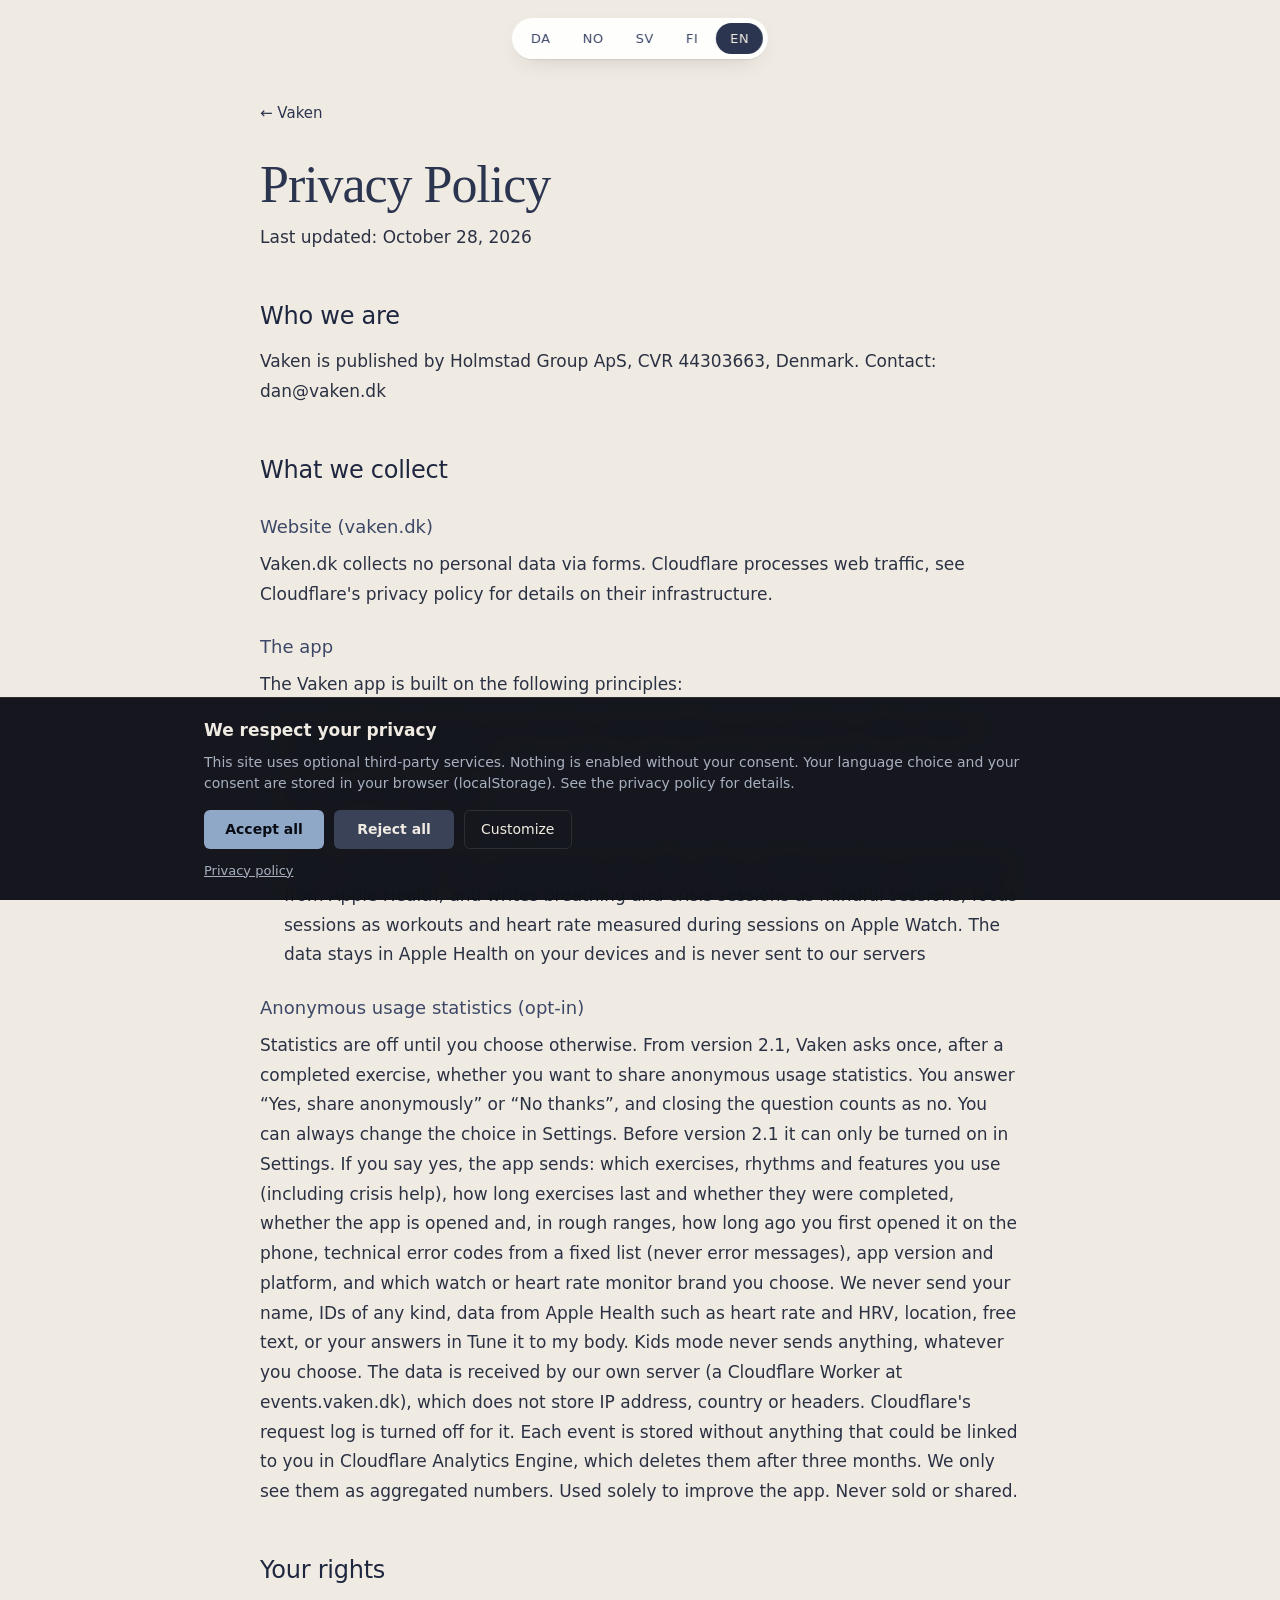
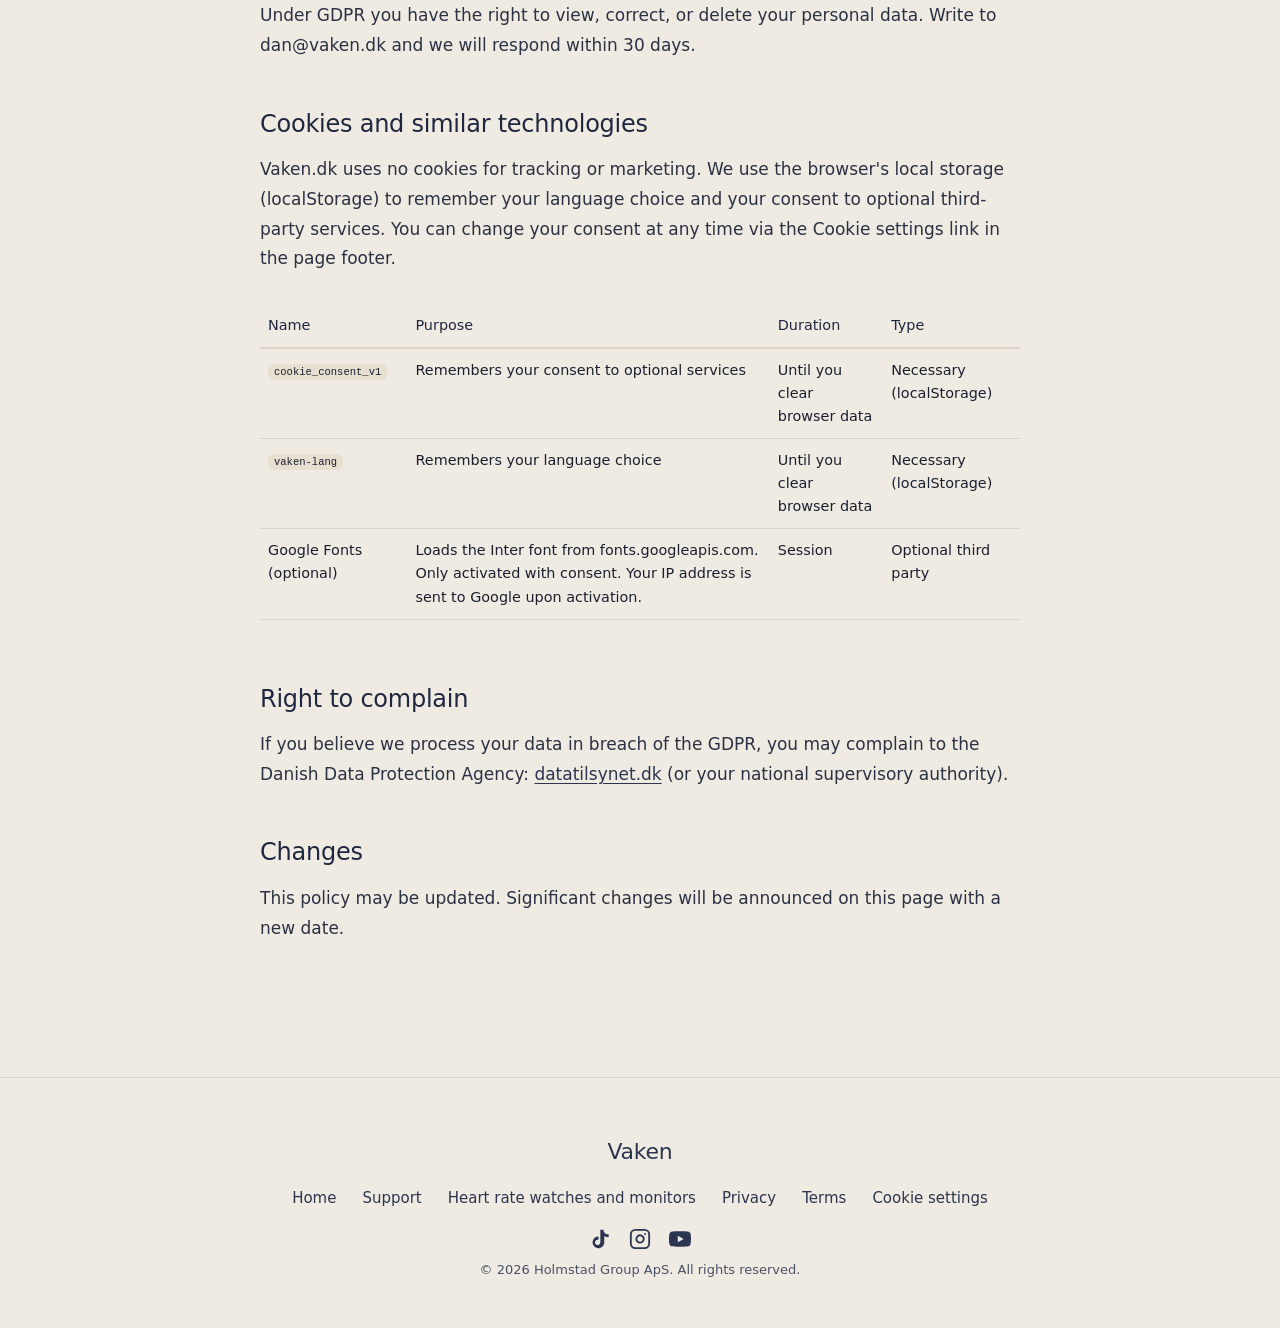
<file: privacy.html>
<!DOCTYPE html>
<html lang="da">
<head>
    <meta charset="UTF-8">
    <meta name="viewport" content="width=device-width, initial-scale=1.0">
    <title>Privacy Policy, Vaken</title>
    <link rel="canonical" href="https://vaken.dk/privacy">
    <link rel="stylesheet" href="style.css">
    <link rel="stylesheet" href="consent.css">
</head>
<body>
    <nav class="lang-nav" aria-label="Sprogvalg / Language">
        <button class="lang-btn active" data-lang="da" aria-label="Dansk" lang="da">DA</button>
        <button class="lang-btn" data-lang="no" aria-label="Norsk" lang="nb">NO</button>
        <button class="lang-btn" data-lang="sv" aria-label="Svenska" lang="sv">SV</button>
        <button class="lang-btn" data-lang="fi" aria-label="Suomi" lang="fi">FI</button>
        <button class="lang-btn" data-lang="en" aria-label="English" lang="en">EN</button>
    </nav>

    <section class="legal-page">
        <div class="container">
            <a href="/" class="back-link">&larr; Vaken</a>

            <h1 data-da="Privatlivspolitik" data-no="Personvernerklæring" data-sv="Integritetspolicy" data-fi="Tietosuojakäytäntö" data-en="Privacy Policy">Privatlivspolitik</h1>
            <p class="legal-date" data-da="Sidst opdateret: 28. oktober 2026" data-no="Sist oppdatert: 28. oktober 2026" data-sv="Senast uppdaterad: 28 oktober 2026" data-fi="Päivitetty viimeksi: 28. lokakuuta 2026" data-en="Last updated: October 28, 2026">Sidst opdateret: 28. oktober 2026</p>

            <h2 data-da="Hvem er vi" data-no="Hvem er vi" data-sv="Vilka är vi" data-fi="Keitä olemme" data-en="Who we are">Hvem er vi</h2>
            <p data-da="Vaken udgives af Holmstad Group ApS, CVR 44303663, Danmark. Kontakt: dan@vaken.dk"
               data-no="Vaken utgis av Holmstad Group ApS, CVR 44303663, Danmark. Kontakt: dan@vaken.dk"
               data-sv="Vaken ges ut av Holmstad Group ApS, CVR 44303663, Danmark. Kontakt: dan@vaken.dk"
               data-fi="Vakenin julkaisee Holmstad Group ApS, CVR 44303663, Tanska. Yhteystiedot: dan@vaken.dk"
               data-en="Vaken is published by Holmstad Group ApS, CVR 44303663, Denmark. Contact: dan@vaken.dk">Vaken udgives af Holmstad Group ApS, CVR 44303663, Danmark. Kontakt: dan@vaken.dk</p>

            <h2 data-da="Hvad vi indsamler" data-no="Hva vi samler inn" data-sv="Vad vi samlar in" data-fi="Mitä keräämme" data-en="What we collect">Hvad vi indsamler</h2>

            <h3 data-da="Hjemmesiden (vaken.dk)" data-no="Nettsiden (vaken.dk)" data-sv="Webbplatsen (vaken.dk)" data-fi="Verkkosivusto (vaken.dk)" data-en="Website (vaken.dk)">Hjemmesiden (vaken.dk)</h3>
            <p data-da="Vaken.dk indsamler ingen personoplysninger via formularer. Cloudflare behandler webtrafikken, se Cloudflares privatlivspolitik for detaljer om deres infrastruktur."
               data-no="Vaken.dk samler ingen personopplysninger via skjemaer. Cloudflare behandler nettrafikken, se Cloudflares personvernpolicy for detaljer om deres infrastruktur."
               data-sv="Vaken.dk samlar inga personuppgifter via formulär. Cloudflare hanterar webbtrafiken, se Cloudflares integritetspolicy för detaljer om deras infrastruktur."
               data-fi="Vaken.dk ei kerää henkilötietoja lomakkeiden kautta. Cloudflare käsittelee verkkoliikennettä, katso Cloudflaren tietosuojakäytäntö heidän infrastruktuurinsa yksityiskohdista."
               data-en="Vaken.dk collects no personal data via forms. Cloudflare processes web traffic, see Cloudflare's privacy policy for details on their infrastructure.">
                Vaken.dk indsamler ingen personoplysninger via formularer. Cloudflare behandler webtrafikken, se Cloudflares privatlivspolitik for detaljer om deres infrastruktur.
            </p>

            <h3 data-da="Appen" data-no="Appen" data-sv="Appen" data-fi="Sovellus" data-en="The app">Appen</h3>
            <p data-da="Vaken-appen er bygget på følgende principper:"
               data-no="Vaken-appen er bygget på følgende prinsipper:"
               data-sv="Vaken-appen är byggd på följande principer:"
               data-fi="Vaken-sovellus on rakennettu seuraavien periaatteiden mukaan:"
               data-en="The Vaken app is built on the following principles:">
                Vaken-appen er bygget på følgende principper:
            </p>
            <ul>
                <li data-da="Dine vejrtrækningssessioner gemmes i Apple Health på dine enheder, Vaken sender dem ikke til vores servere"
                    data-no="Pusteøktene dine lagres i Apple Health på enhetene dine, Vaken sender dem ikke til våre servere"
                    data-sv="Dina andningssessioner sparas i Apple Health på dina enheter, Vaken skickar dem inte till våra servrar"
                    data-fi="Hengitysistuntosi tallennetaan Apple Healthiin laitteillasi, Vaken ei lähetä niitä palvelimillemme"
                    data-en="Your breathing sessions are stored in Apple Health on your devices, Vaken doesn't send them to our servers">Dine vejrtrækningssessioner gemmes i Apple Health på dine enheder, Vaken sender dem ikke til vores servere</li>
                <li data-da="Vi sælger aldrig dine data" data-no="Vi selger aldri dataene dine" data-sv="Vi säljer aldrig dina data" data-fi="Emme koskaan myy tietojasi" data-en="We never sell your data">Vi sælger aldrig dine data</li>
                <li data-da="Ingen reklamer, i nogen version"
                    data-no="Ingen reklame i noen versjon"
                    data-sv="Inga annonser, i någon version"
                    data-fi="Ei mainoksia, missään versiossa"
                    data-en="No ads, in any version">Ingen reklamer, i nogen version</li>
                <li data-da="Vaken læser puls, hvilepuls, HRV, søvn, mindful-sessioner og træningspas fra Apple Health, og skriver vejrtræknings- og krisesessioner som mindful-sessioner, fokussessioner som træningspas og puls målt under sessioner på Apple Watch. Dataene bliver i Apple Health på dine enheder og sendes aldrig til vores servere"
                    data-no="Vaken leser puls, hvilepuls, HRV, søvn, mindful-økter og treningsøkter fra Apple Health, og skriver pusteøvelser og kriseøkter som mindful-økter, fokusøkter som treningsøkter og puls målt under økter på Apple Watch. Dataene blir i Apple Health på enhetene dine og sendes aldri til våre servere"
                    data-sv="Vaken läser puls, vilopuls, HRV, sömn, mindful-sessioner och träningspass från Apple Health och skriver andnings- och krissessioner som mindful-sessioner, fokussessioner som träningspass och puls uppmätt under sessioner på Apple Watch. Datan finns kvar i Apple Health på dina enheter och skickas aldrig till våra servrar"
                    data-fi="Vaken lukee Apple Healthista sykkeen, leposykkeen, HRV:n, unen, mindful-istunnot ja treenit, ja kirjoittaa hengitys- ja kriisi-istunnot mindful-istuntoina, keskittymisistunnot treeneinä ja Apple Watchilla istuntojen aikana mitatun sykkeen. Tiedot pysyvät Apple Healthissa laitteillasi, eikä niitä koskaan lähetetä palvelimillemme"
                    data-en="Vaken reads heart rate, resting heart rate, HRV, sleep, mindful sessions and workouts from Apple Health, and writes breathing and crisis sessions as mindful sessions, focus sessions as workouts and heart rate measured during sessions on Apple Watch. The data stays in Apple Health on your devices and is never sent to our servers">Vaken læser puls, hvilepuls, HRV, søvn, mindful-sessioner og træningspas fra Apple Health, og skriver vejrtræknings- og krisesessioner som mindful-sessioner, fokussessioner som træningspas og puls målt under sessioner på Apple Watch. Dataene bliver i Apple Health på dine enheder og sendes aldrig til vores servere</li>
            </ul>

            <h3 data-da="Anonym brugsstatistik (opt-in)"
                data-no="Anonym bruksstatistikk (opt-in)"
                data-sv="Anonym användningsstatistik (opt-in)"
                data-fi="Anonyymi käyttötilasto (opt-in)"
                data-en="Anonymous usage statistics (opt-in)">Anonym brugsstatistik (opt-in)</h3>
            <p data-da="Statistik er slået fra, indtil du selv vælger. Fra version 2.1 spørger Vaken én gang, efter en gennemført øvelse, om du vil dele anonym brugsstatistik. Du svarer &ldquo;Ja, del anonymt&rdquo; eller &ldquo;Nej tak&rdquo;, og lukker du spørgsmålet, tæller det som nej. Du kan altid ændre valget i Indstillinger. Før version 2.1 kan det kun slås til i Indstillinger. Siger du ja, sender appen: hvilke øvelser, rytmer og funktioner du bruger (også krisehjælpen), hvor længe øvelserne varer og om de blev gennemført, om appen åbnes og i grove intervaller hvor længe siden du første gang åbnede den på telefonen, tekniske fejlkoder fra en fast liste (aldrig fejltekster), appversion og platform, og hvilket ur- eller pulsmålermærke du vælger. Vi sender aldrig navn, id'er af nogen art, data fra Apple Health som puls og HRV, position, fritekst eller dine svar i Tilpas til min krop. Børne-mode sender aldrig noget, uanset dit valg. Dataene modtages af vores egen server (en Cloudflare Worker på events.vaken.dk), som ikke gemmer IP-adresse, land eller headers. Cloudflares request-log er slået fra for den. Hver hændelse gemmes uden noget, der kan kobles til dig, i Cloudflare Analytics Engine, som sletter dem efter tre måneder. Vi ser dem kun som samlede tal. Bruges udelukkende til at forbedre appen. Sælges eller deles aldrig."
               data-no="Statistikk er slått av til du selv velger. Fra versjon 2.1 spør Vaken én gang, etter en fullført øvelse, om du vil dele anonym bruksstatistikk. Du svarer &ldquo;Ja, del anonymt&rdquo; eller &ldquo;Nei takk&rdquo;, og lukker du spørsmålet, regnes det som nei. Du kan alltid endre valget i Innstillinger. Før versjon 2.1 kan det bare slås på i Innstillinger. Sier du ja, sender appen: hvilke øvelser, rytmer og funksjoner du bruker (også krisehjelpen), hvor lenge øvelsene varer og om de ble fullført, om appen åpnes og i grove intervaller hvor lenge siden du åpnet den første gang på telefonen, tekniske feilkoder fra en fast liste (aldri feiltekster), appversjon og plattform, og hvilket klokke- eller pulsmålermerke du velger. Vi sender aldri navn, ID-er av noe slag, data fra Apple Health som puls og HRV, posisjon, fritekst eller svarene dine i Tilpass til min kropp. Barnemodus sender aldri noe, uansett valget ditt. Dataene mottas av vår egen server (en Cloudflare Worker på events.vaken.dk), som ikke lagrer IP-adresse, land eller headers. Cloudflares request-logg er slått av for den. Hver hendelse lagres uten noe som kan kobles til deg, i Cloudflare Analytics Engine, som sletter dem etter tre måneder. Vi ser dem bare som samlede tall. Brukes utelukkende til å forbedre appen. Selges eller deles aldri."
               data-sv="Statistik är avstängd tills du själv väljer. Från version 2.1 frågar Vaken en gång, efter en genomförd övning, om du vill dela anonym användningsstatistik. Du svarar &ldquo;Ja, dela anonymt&rdquo; eller &ldquo;Nej tack&rdquo;, och stänger du frågan räknas det som nej. Du kan alltid ändra valet i Inställningar. Före version 2.1 kan det bara slås på i Inställningar. Säger du ja skickar appen: vilka övningar, rytmer och funktioner du använder (även krishjälpen), hur länge övningarna varar och om de slutfördes, om appen öppnas och i grova intervall hur länge sedan du först öppnade den på telefonen, tekniska felkoder från en fast lista (aldrig felmeddelanden), appversion och plattform, samt vilket klock- eller pulsmätarmärke du väljer. Vi skickar aldrig namn, ID av något slag, data från Apple Health som puls och HRV, position, fritext eller dina svar i Anpassa till min kropp. Barnläget skickar aldrig något, oavsett ditt val. Datan tas emot av vår egen server (en Cloudflare Worker på events.vaken.dk), som inte sparar IP-adress, land eller headers. Cloudflares request-logg är avstängd för den. Varje händelse sparas utan något som kan kopplas till dig i Cloudflare Analytics Engine, som raderar dem efter tre månader. Vi ser dem bara som sammanlagda siffror. Används enbart för att förbättra appen. Säljs eller delas aldrig."
               data-fi="Tilasto on pois käytöstä, kunnes itse valitset toisin. Versiosta 2.1 alkaen Vaken kysyy kerran, suoritetun harjoituksen jälkeen, haluatko jakaa anonyymia käyttötilastoa. Vastaat &ldquo;Kyllä, jaa anonyymisti&rdquo; tai &ldquo;Ei kiitos&rdquo;, ja jos suljet kysymyksen, se lasketaan ei-vastaukseksi. Voit aina muuttaa valintaa Asetuksissa. Ennen versiota 2.1 sen voi ottaa käyttöön vain Asetuksissa. Jos vastaat kyllä, sovellus lähettää: mitä harjoituksia, rytmejä ja toimintoja käytät (myös kriisiapu), kuinka kauan harjoitukset kestävät ja suoritettiinko ne loppuun, avataanko sovellus ja karkeissa jaksoissa kuinka kauan sitten avasit sen ensimmäisen kerran puhelimella, tekniset virhekoodit kiinteästä luettelosta (ei koskaan virheilmoitusten tekstejä), sovellusversion ja alustan sekä valitsemasi kello- tai sykemittarimerkin. Emme koskaan lähetä nimeä, minkäänlaisia tunnisteita, dataa Apple Healthista, kuten sykettä ja HRV:tä, sijaintia, vapaata tekstiä emmekä vastauksiasi kohdassa Räätälöi keholleni. Lapsitila ei koskaan lähetä mitään, valinnastasi riippumatta. Tiedot vastaanottaa oma palvelimemme (Cloudflare Worker osoitteessa events.vaken.dk), joka ei tallenna IP-osoitetta, maata eikä headereita. Cloudflaren pyyntöloki on sille pois päältä. Jokainen tapahtuma tallennetaan ilman mitään, mikä voitaisiin yhdistää sinuun, Cloudflare Analytics Engineen, joka poistaa ne kolmen kuukauden kuluttua. Näemme ne vain yhteenlaskettuina lukuina. Käytetään yksinomaan sovelluksen parantamiseen. Ei koskaan myydä tai jaeta."
               data-en="Statistics are off until you choose otherwise. From version 2.1, Vaken asks once, after a completed exercise, whether you want to share anonymous usage statistics. You answer &ldquo;Yes, share anonymously&rdquo; or &ldquo;No thanks&rdquo;, and closing the question counts as no. You can always change the choice in Settings. Before version 2.1 it can only be turned on in Settings. If you say yes, the app sends: which exercises, rhythms and features you use (including crisis help), how long exercises last and whether they were completed, whether the app is opened and, in rough ranges, how long ago you first opened it on the phone, technical error codes from a fixed list (never error messages), app version and platform, and which watch or heart rate monitor brand you choose. We never send your name, IDs of any kind, data from Apple Health such as heart rate and HRV, location, free text, or your answers in Tune it to my body. Kids mode never sends anything, whatever you choose. The data is received by our own server (a Cloudflare Worker at events.vaken.dk), which does not store IP address, country or headers. Cloudflare's request log is turned off for it. Each event is stored without anything that could be linked to you in Cloudflare Analytics Engine, which deletes them after three months. We only see them as aggregated numbers. Used solely to improve the app. Never sold or shared.">
                Statistik er slået fra, indtil du selv vælger. Fra version 2.1 spørger Vaken én gang, efter en gennemført øvelse, om du vil dele anonym brugsstatistik. Du svarer &ldquo;Ja, del anonymt&rdquo; eller &ldquo;Nej tak&rdquo;, og lukker du spørgsmålet, tæller det som nej. Du kan altid ændre valget i Indstillinger. Før version 2.1 kan det kun slås til i Indstillinger. Siger du ja, sender appen: hvilke øvelser, rytmer og funktioner du bruger (også krisehjælpen), hvor længe øvelserne varer og om de blev gennemført, om appen åbnes og i grove intervaller hvor længe siden du første gang åbnede den på telefonen, tekniske fejlkoder fra en fast liste (aldrig fejltekster), appversion og platform, og hvilket ur- eller pulsmålermærke du vælger. Vi sender aldrig navn, id'er af nogen art, data fra Apple Health som puls og HRV, position, fritekst eller dine svar i Tilpas til min krop. Børne-mode sender aldrig noget, uanset dit valg. Dataene modtages af vores egen server (en Cloudflare Worker på events.vaken.dk), som ikke gemmer IP-adresse, land eller headers. Cloudflares request-log er slået fra for den. Hver hændelse gemmes uden noget, der kan kobles til dig, i Cloudflare Analytics Engine, som sletter dem efter tre måneder. Vi ser dem kun som samlede tal. Bruges udelukkende til at forbedre appen. Sælges eller deles aldrig.
            </p>

            <h2 data-da="Dine rettigheder" data-no="Dine rettigheter" data-sv="Dina rättigheter" data-fi="Oikeutesi" data-en="Your rights">Dine rettigheder</h2>
            <p data-da="I henhold til GDPR har du ret til at se, rette eller slette dine persondata. Skriv til dan@vaken.dk, og vi svarer inden for 30 dage."
               data-no="I henhold til GDPR har du rett til å se, rette eller slette dine persondata. Skriv til dan@vaken.dk, så svarer vi innen 30 dager."
               data-sv="Enligt GDPR har du rätt att se, korrigera eller radera dina personuppgifter. Skriv till dan@vaken.dk så svarar vi inom 30 dagar."
               data-fi="GDPR:n mukaan sinulla on oikeus tarkastella, korjata tai poistaa henkilötietojasi. Kirjoita osoitteeseen dan@vaken.dk, niin vastaamme 30 päivän kuluessa."
               data-en="Under GDPR you have the right to view, correct, or delete your personal data. Write to dan@vaken.dk and we will respond within 30 days.">
                I henhold til GDPR har du ret til at se, rette eller slette dine persondata. Skriv til dan@vaken.dk, og vi svarer inden for 30 dage.
            </p>

            <h2 data-da="Cookies og lignende teknologier" data-no="Informasjonskapsler og lignende teknologier" data-sv="Cookies och liknande tekniker" data-fi="Evästeet ja vastaavat tekniikat" data-en="Cookies and similar technologies">Cookies og lignende teknologier</h2>
            <p data-da="Vaken.dk bruger ingen cookies til tracking eller markedsføring. Vi anvender browserens lokale lager (localStorage) til at huske dit sprogvalg og dit samtykke til valgfrie tredjepartstjenester. Du kan når som helst ændre dit samtykke via knappen Cookie-indstillinger i bunden af siden."
               data-no="Vaken.dk bruker ingen informasjonskapsler til sporing eller markedsføring. Vi bruker nettleserens lokale lagring (localStorage) til å huske språkvalget ditt og samtykke til valgfrie tredjepartstjenester. Du kan når som helst endre samtykket via Cookie-innstillinger nederst på siden."
               data-sv="Vaken.dk använder inga cookies för spårning eller marknadsföring. Vi använder webbläsarens lokala lagring (localStorage) för att komma ihåg ditt språkval och ditt samtycke till valfria tredjepartstjänster. Du kan när som helst ändra ditt samtycke via Cookie-inställningar längst ner på sidan."
               data-fi="Vaken.dk ei käytä evästeitä seurantaan tai markkinointiin. Käytämme selaimen paikallista tallennusta (localStorage) kielivalintasi ja valinnaisten kolmannen osapuolen palvelujen suostumuksen tallentamiseen. Voit muuttaa suostumuksesi milloin tahansa sivun alareunan Evästeasetukset-painikkeella."
               data-en="Vaken.dk uses no cookies for tracking or marketing. We use the browser's local storage (localStorage) to remember your language choice and your consent to optional third-party services. You can change your consent at any time via the Cookie settings link in the page footer.">
                Vaken.dk bruger ingen cookies til tracking eller markedsføring. Vi anvender browserens lokale lager (localStorage) til at huske dit sprogvalg og dit samtykke til valgfrie tredjepartstjenester. Du kan når som helst ændre dit samtykke via knappen Cookie-indstillinger i bunden af siden.
            </p>

            <div class="legal-table-wrap"><table class="legal-table">
                <thead>
                    <tr>
                        <th data-da="Navn" data-no="Navn" data-sv="Namn" data-fi="Nimi" data-en="Name">Navn</th>
                        <th data-da="Formål" data-no="Formål" data-sv="Syfte" data-fi="Tarkoitus" data-en="Purpose">Formål</th>
                        <th data-da="Varighed" data-no="Varighet" data-sv="Varaktighet" data-fi="Kesto" data-en="Duration">Varighed</th>
                        <th data-da="Type" data-no="Type" data-sv="Typ" data-fi="Tyyppi" data-en="Type">Type</th>
                    </tr>
                </thead>
                <tbody>
                    <tr>
                        <td><code>cookie_consent_v1</code></td>
                        <td data-da="Husker dit samtykke til valgfrie tjenester" data-no="Husker samtykket ditt til valgfrie tjenester" data-sv="Kommer ihåg ditt samtycke till valfria tjänster" data-fi="Muistaa suostumuksesi valinnaisiin palveluihin" data-en="Remembers your consent to optional services">Husker dit samtykke til valgfrie tjenester</td>
                        <td data-da="Indtil du sletter browserens data" data-no="Til du sletter nettleserdata" data-sv="Tills du rensar webbläsardata" data-fi="Kunnes tyhjennät selaimen tiedot" data-en="Until you clear browser data">Indtil du sletter browserens data</td>
                        <td data-da="Nødvendig (localStorage)" data-no="Nødvendig (localStorage)" data-sv="Nödvändig (localStorage)" data-fi="Välttämätön (localStorage)" data-en="Necessary (localStorage)">Nødvendig (localStorage)</td>
                    </tr>
                    <tr>
                        <td><code>vaken-lang</code></td>
                        <td data-da="Husker dit valgte sprog" data-no="Husker språkvalget ditt" data-sv="Kommer ihåg ditt språkval" data-fi="Muistaa kielivalintasi" data-en="Remembers your language choice">Husker dit valgte sprog</td>
                        <td data-da="Indtil du sletter browserens data" data-no="Til du sletter nettleserdata" data-sv="Tills du rensar webbläsardata" data-fi="Kunnes tyhjennät selaimen tiedot" data-en="Until you clear browser data">Indtil du sletter browserens data</td>
                        <td data-da="Nødvendig (localStorage)" data-no="Nødvendig (localStorage)" data-sv="Nödvändig (localStorage)" data-fi="Välttämätön (localStorage)" data-en="Necessary (localStorage)">Nødvendig (localStorage)</td>
                    </tr>
                    <tr>
                        <td data-da="Google Fonts (valgfri)" data-no="Google Fonts (valgfri)" data-sv="Google Fonts (valfri)" data-fi="Google Fonts (valinnainen)" data-en="Google Fonts (optional)">Google Fonts (valgfri)</td>
                        <td data-da="Indlæser skrifttypen Inter fra fonts.googleapis.com. Aktiveres kun med samtykke. Din IP-adresse sendes til Google ved aktivering." data-no="Laster skriften Inter fra fonts.googleapis.com. Aktiveres kun med samtykke. IP-adressen din sendes til Google ved aktivering." data-sv="Laddar typsnittet Inter från fonts.googleapis.com. Aktiveras endast med samtycke. Din IP-adress skickas till Google vid aktivering." data-fi="Lataa Inter-kirjasimen osoitteesta fonts.googleapis.com. Aktivoidaan vain suostumuksella. IP-osoitteesi lähetetään Googlelle aktivoinnin yhteydessä." data-en="Loads the Inter font from fonts.googleapis.com. Only activated with consent. Your IP address is sent to Google upon activation.">Indlæser skrifttypen Inter fra fonts.googleapis.com. Aktiveres kun med samtykke. Din IP-adresse sendes til Google ved aktivering.</td>
                        <td data-da="Session" data-no="Økt" data-sv="Session" data-fi="Istunto" data-en="Session">Session</td>
                        <td data-da="Valgfri tredjepart" data-no="Valgfri tredjepart" data-sv="Valfri tredje part" data-fi="Valinnainen kolmas osapuoli" data-en="Optional third party">Valgfri tredjepart</td>
                    </tr>
                </tbody>
            </table></div>

            <h2 data-da="Klagemulighed" data-no="Klageadgang" data-sv="Klagomöjlighet" data-fi="Valitusoikeus" data-en="Right to complain">Klagemulighed</h2>
            <p data-da="Hvis du mener vi behandler dine data i strid med GDPR, kan du klage til Datatilsynet: <a href='https://www.datatilsynet.dk' target='_blank' rel='noopener'>datatilsynet.dk</a>."
               data-no="Hvis du mener vi behandler dataene dine i strid med GDPR, kan du klage til Datatilsynet i Danmark (<a href='https://www.datatilsynet.dk' target='_blank' rel='noopener'>datatilsynet.dk</a>) eller Datatilsynet i Norge (<a href='https://www.datatilsynet.no' target='_blank' rel='noopener'>datatilsynet.no</a>)."
               data-sv="Om du anser att vi behandlar dina data i strid med GDPR kan du lämna in ett klagomål till Datatilsynet i Danmark (<a href='https://www.datatilsynet.dk' target='_blank' rel='noopener'>datatilsynet.dk</a>) eller IMY i Sverige (<a href='https://www.imy.se' target='_blank' rel='noopener'>imy.se</a>)."
               data-fi="Jos mielestäsi käsittelemme tietojasi GDPR:n vastaisesti, voit tehdä valituksen Datatilsynetille Tanskassa (<a href='https://www.datatilsynet.dk' target='_blank' rel='noopener'>datatilsynet.dk</a>) tai Tietosuojavaltuutetun toimistolle Suomessa (<a href='https://www.tietosuoja.fi' target='_blank' rel='noopener'>tietosuoja.fi</a>)."
               data-en="If you believe we process your data in breach of the GDPR, you may complain to the Danish Data Protection Agency: <a href='https://www.datatilsynet.dk' target='_blank' rel='noopener'>datatilsynet.dk</a> (or your national supervisory authority).">
                Hvis du mener vi behandler dine data i strid med GDPR, kan du klage til Datatilsynet: <a href='https://www.datatilsynet.dk' target='_blank' rel='noopener'>datatilsynet.dk</a>.
            </p>

            <h2 data-da="Ændringer" data-no="Endringer" data-sv="Ändringar" data-fi="Muutokset" data-en="Changes">Ændringer</h2>
            <p data-da="Denne politik kan opdateres. Væsentlige ændringer annonceres på denne side med ny dato."
               data-no="Denne policyen kan oppdateres. Vesentlige endringer annonseres på denne siden med ny dato."
               data-sv="Denna policy kan uppdateras. Väsentliga ändringar meddelas på denna sida med nytt datum."
               data-fi="Tätä käytäntöä voidaan päivittää. Merkittävistä muutoksista ilmoitetaan tällä sivulla uudella päivämäärällä."
               data-en="This policy may be updated. Significant changes will be announced on this page with a new date.">
                Denne politik kan opdateres. Væsentlige ændringer annonceres på denne side med ny dato.
            </p>
        </div>
    </section>

    <footer>
        <div class="container">
            <p class="footer-name">Vaken</p>
            <div class="footer-links">
                <a href="/" data-da="Forside" data-no="Forside" data-sv="Startsida" data-fi="Etusivu" data-en="Home">Forside</a>
                <a href="/support" data-da="Support" data-no="Support" data-sv="Support" data-fi="Tuki" data-en="Support">Support</a>
                <a href="/connect/" data-da="Pulsure og pulsmålere" data-no="Pulsklokker og pulsmålere" data-sv="Pulsklockor och pulsmätare" data-fi="Sykekellot ja sykemittarit" data-en="Heart rate watches and monitors">Pulsure og pulsmålere</a>
                <a href="/privacy" data-da="Privatlivspolitik" data-no="Personvernerklæring" data-sv="Integritetspolicy" data-fi="Tietosuojakäytäntö" data-en="Privacy">Privatlivspolitik</a>
                <a href="/terms" data-da="Vilkår" data-no="Vilkår" data-sv="Villkor" data-fi="Ehdot" data-en="Terms">Vilkår</a>
                <a href="#" data-cc-open-settings data-da="Cookie-indstillinger" data-no="Cookie-innstillinger" data-sv="Cookie-inställningar" data-fi="Evästeasetukset" data-en="Cookie settings">Cookie-indstillinger</a>
            </div>
            <div class="footer-social">
                <a href="https://www.tiktok.com/@HolmstadIT" aria-label="TikTok" target="_blank" rel="noopener noreferrer">
                    <svg viewBox="0 0 24 24" fill="currentColor" aria-hidden="true"><path d="M19.59 6.69a4.83 4.83 0 0 1-3.77-4.25V2h-3.45v13.67a2.89 2.89 0 0 1-5.2 1.74 2.89 2.89 0 0 1 2.31-4.64 2.93 2.93 0 0 1 .88.13V9.4a6.84 6.84 0 0 0-1-.05A6.33 6.33 0 0 0 5.8 20.1a6.34 6.34 0 0 0 10.86-4.43v-7a8.16 8.16 0 0 0 4.77 1.52v-3.4a4.85 4.85 0 0 1-1.84-.1z"/></svg>
                </a>
                <a href="https://www.instagram.com/holmstadit" aria-label="Instagram" target="_blank" rel="noopener noreferrer">
                    <svg viewBox="0 0 24 24" fill="none" stroke="currentColor" stroke-width="2" stroke-linecap="round" stroke-linejoin="round" aria-hidden="true"><rect x="2" y="2" width="20" height="20" rx="5" ry="5"/><path d="M16 11.37A4 4 0 1 1 12.63 8 4 4 0 0 1 16 11.37z"/><line x1="17.5" y1="6.5" x2="17.51" y2="6.5"/></svg>
                </a>
                <a href="https://www.youtube.com/@HolmstadIT" aria-label="YouTube" target="_blank" rel="noopener noreferrer">
                    <svg viewBox="0 0 24 24" fill="currentColor" aria-hidden="true"><path d="M23.5 6.2a3 3 0 0 0-2.1-2.1C19.6 3.6 12 3.6 12 3.6s-7.6 0-9.4.5A3 3 0 0 0 .5 6.2C0 8 0 12 0 12s0 4 .5 5.8a3 3 0 0 0 2.1 2.1c1.8.5 9.4.5 9.4.5s7.6 0 9.4-.5a3 3 0 0 0 2.1-2.1c.5-1.8.5-5.8.5-5.8s0-4-.5-5.8zM9.6 15.6V8.4l6.4 3.6-6.4 3.6z"/></svg>
                </a>
            </div>
            <p class="footer-copyright" data-da="&copy; 2026 Holmstad Group ApS. Alle rettigheder forbeholdes." data-no="&copy; 2026 Holmstad Group ApS. Alle rettigheter forbeholdt." data-sv="&copy; 2026 Holmstad Group ApS. Alla rättigheter förbehållna." data-fi="&copy; 2026 Holmstad Group ApS. Kaikki oikeudet pidätetään." data-en="&copy; 2026 Holmstad Group ApS. All rights reserved.">&copy; 2026 Holmstad Group ApS. Alle rettigheder forbeholdes.</p>
        </div>
    </footer>

    <script>
        window.COOKIE_CONSENT_CONFIG = {
            privacyUrl: '/privacy',
            detectLang: function () {
                var m = /[?&]lang=(da|no|sv|fi|en)(&|$)/.exec(window.location.search);
                if (m) return m[1];
                try {
                    var l = localStorage.getItem('vaken-lang');
                    if (l) return l;
                } catch (e) {}
                var b = (navigator.language || 'en').toLowerCase();
                if (b.indexOf('da') === 0) return 'da';
                if (b.indexOf('nb') === 0 || b.indexOf('nn') === 0 || b.indexOf('no') === 0) return 'no';
                if (b.indexOf('sv') === 0) return 'sv';
                if (b.indexOf('fi') === 0) return 'fi';
                return 'en';
            },
            services: {
                'google-fonts': {
                    label: {
                        da: 'Google Fonts', no: 'Google Fonts', sv: 'Google Fonts',
                        fi: 'Google Fonts', en: 'Google Fonts'
                    },
                    description: {
                        da: 'Indlæser skrifttypen Inter fra Googles servere. Dette sender din IP-adresse til Google. Uden samtykke bruges en fallback-skrifttype.',
                        no: 'Laster skriften Inter fra Googles servere. Dette sender IP-adressen din til Google. Uten samtykke brukes en fallback-skrift.',
                        sv: 'Laddar typsnittet Inter från Googles servrar. Detta skickar din IP-adress till Google. Utan samtycke används ett fallback-typsnitt.',
                        fi: 'Lataa Inter-kirjasimen Googlen palvelimilta. Tämä lähettää IP-osoitteesi Googlelle. Ilman suostumusta käytetään varakirjasinta.',
                        en: 'Loads the Inter font from Google servers. This sends your IP address to Google. A fallback font is used without consent.'
                    },
                    onAccept: function () {
                        var pc1 = document.createElement('link');
                        pc1.rel = 'preconnect'; pc1.href = 'https://fonts.googleapis.com';
                        document.head.appendChild(pc1);
                        var pc2 = document.createElement('link');
                        pc2.rel = 'preconnect'; pc2.href = 'https://fonts.gstatic.com'; pc2.crossOrigin = '';
                        document.head.appendChild(pc2);
                        var link = document.createElement('link');
                        link.rel = 'stylesheet';
                        link.href = 'https://fonts.googleapis.com/css2?family=Inter:wght@300;400;500;600&display=swap';
                        document.head.appendChild(link);
                    }
                }
            }
        };
    </script>
    <script src="consent.js"></script>
    <script src="script.js"></script>
</body>
</html>
</file>
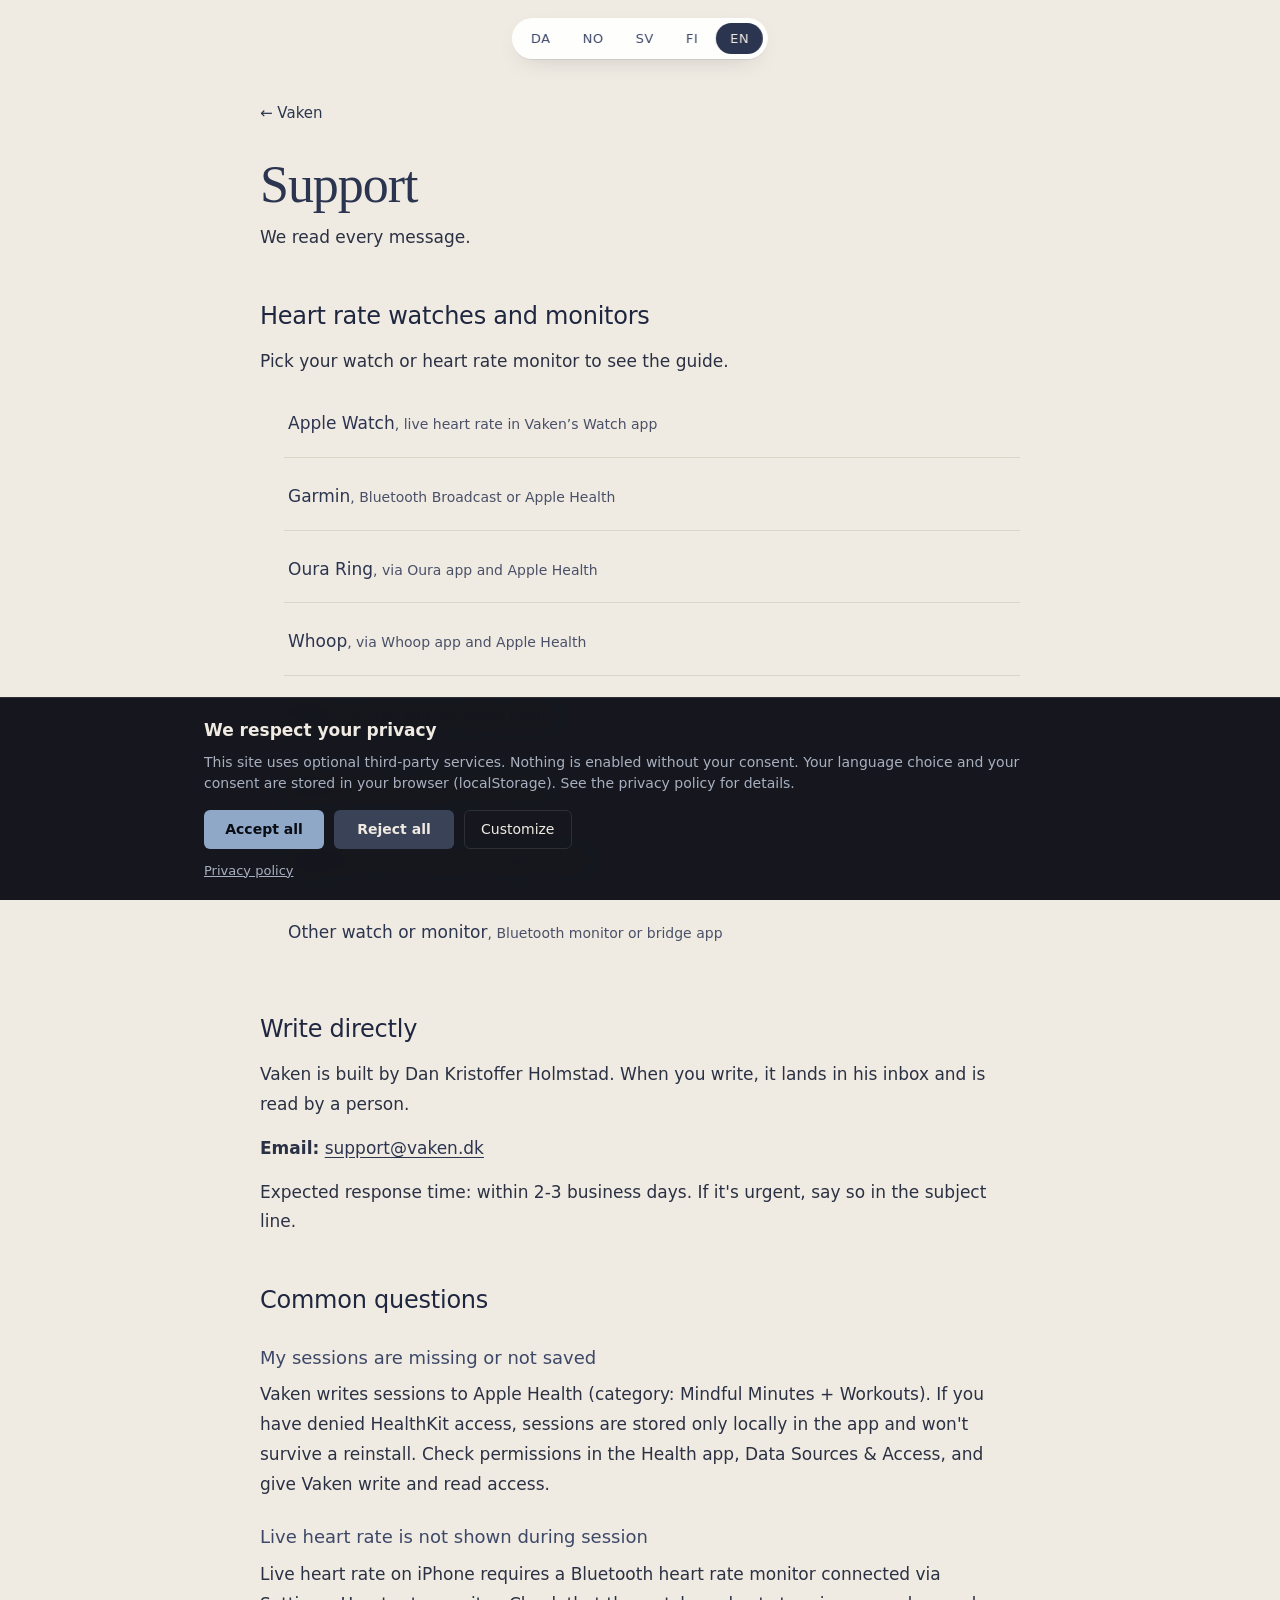
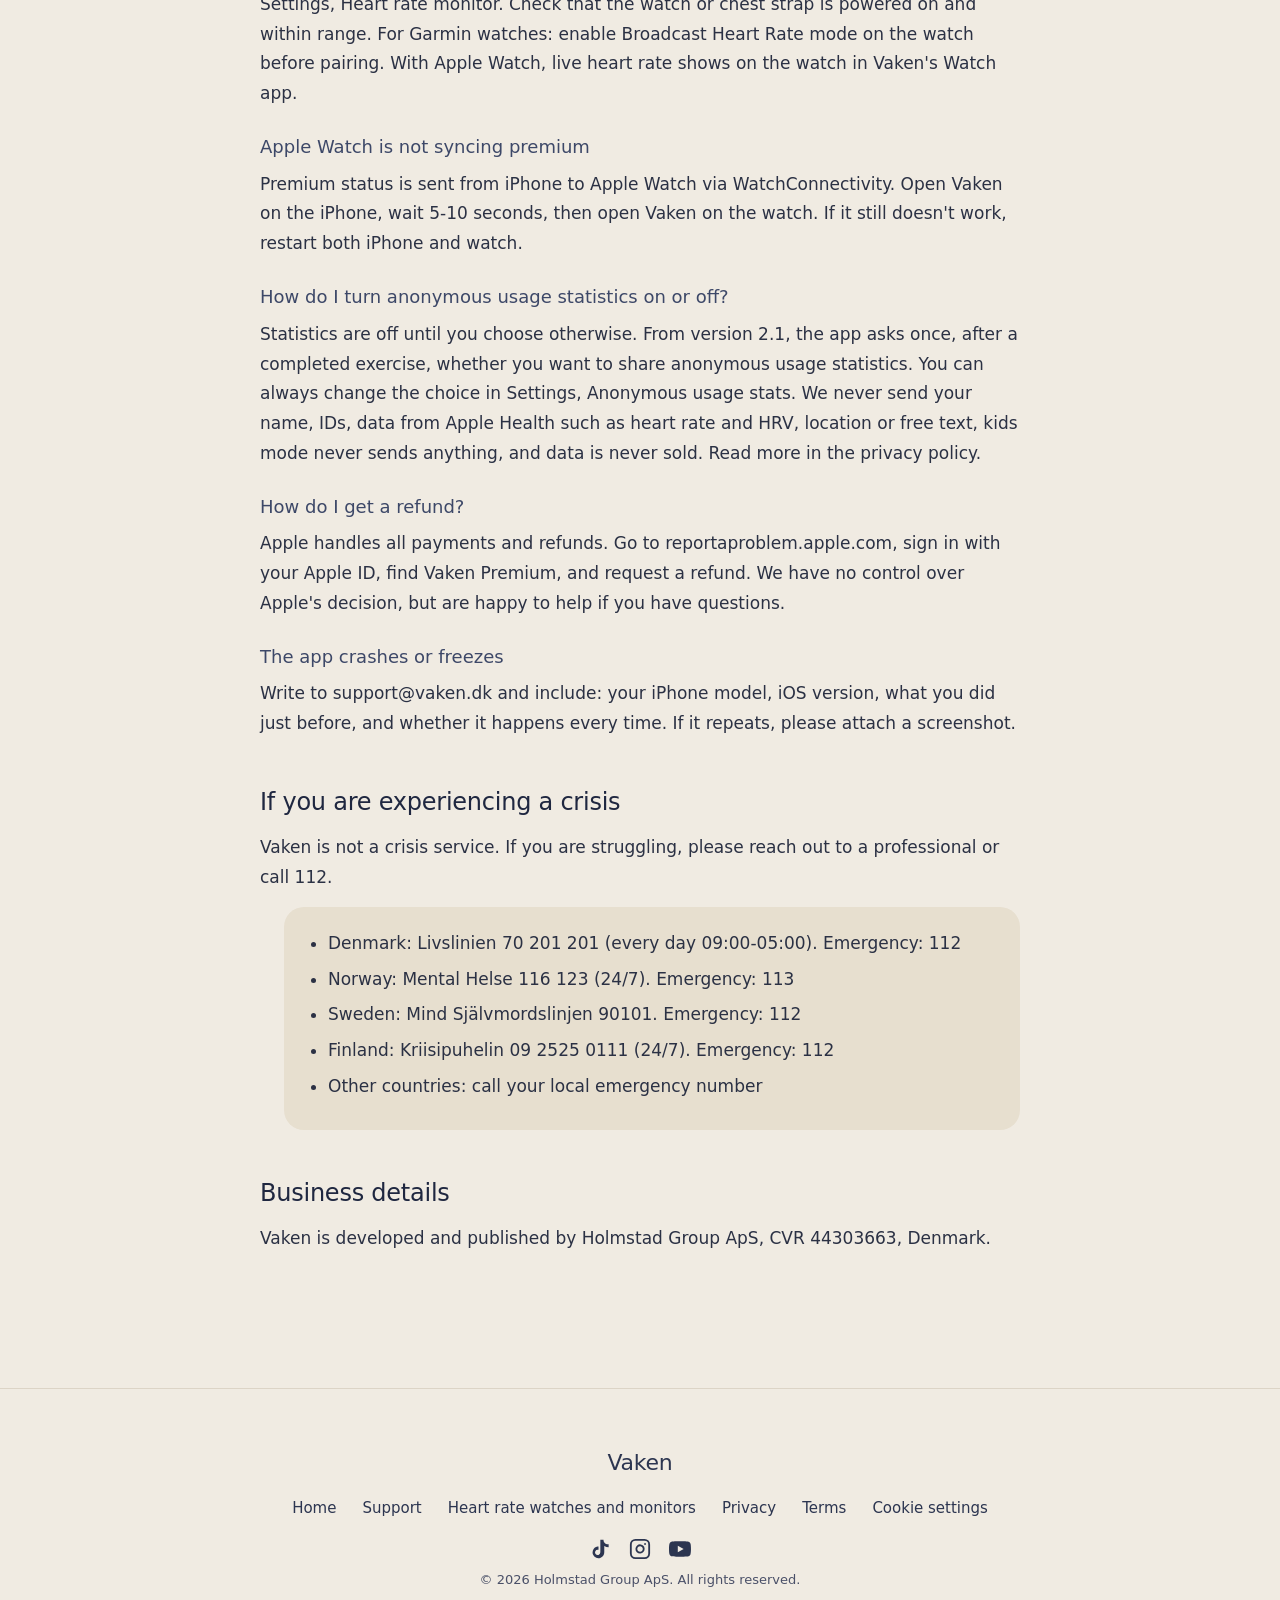
<file: support.html>
<!DOCTYPE html>
<html lang="da">
<head>
    <meta charset="UTF-8">
    <meta name="viewport" content="width=device-width, initial-scale=1.0">
    <title>Support, Vaken</title>
    <meta name="description" content="Hjælp og support til Vaken-appen. Skriv direkte til support@vaken.dk, vi læser hver besked.">
    <link rel="canonical" href="https://vaken.dk/support">
    <link rel="alternate" hreflang="da" href="https://vaken.dk/support?lang=da">
    <link rel="alternate" hreflang="no" href="https://vaken.dk/support?lang=no">
    <link rel="alternate" hreflang="sv" href="https://vaken.dk/support?lang=sv">
    <link rel="alternate" hreflang="fi" href="https://vaken.dk/support?lang=fi">
    <link rel="alternate" hreflang="en" href="https://vaken.dk/support?lang=en">
    <link rel="alternate" hreflang="x-default" href="https://vaken.dk/support">
    <!-- Google Fonts loads only after consent (see consent.js). A fallback font is used until then. -->
    <link rel="stylesheet" href="style.css">
    <link rel="stylesheet" href="consent.css">
</head>
<body>
    <nav class="lang-nav" aria-label="Sprogvalg / Language">
        <button class="lang-btn active" data-lang="da" aria-label="Dansk" lang="da">DA</button>
        <button class="lang-btn" data-lang="no" aria-label="Norsk" lang="nb">NO</button>
        <button class="lang-btn" data-lang="sv" aria-label="Svenska" lang="sv">SV</button>
        <button class="lang-btn" data-lang="fi" aria-label="Suomi" lang="fi">FI</button>
        <button class="lang-btn" data-lang="en" aria-label="English" lang="en">EN</button>
    </nav>

    <section class="legal-page">
        <div class="container">
            <a href="/" class="back-link">&larr; Vaken</a>

            <h1 data-da="Support" data-no="Support" data-sv="Support" data-fi="Tuki" data-en="Support">Support</h1>
            <p class="legal-date" data-da="Vi læser hver besked." data-no="Vi leser hver melding." data-sv="Vi läser varje meddelande." data-fi="Luemme jokaisen viestin." data-en="We read every message.">Vi læser hver besked.</p>

            <h2 data-da="Pulsure og pulsmålere" data-no="Pulsklokker og pulsmålere" data-sv="Pulsklockor och pulsmätare" data-fi="Sykekellot ja sykemittarit" data-en="Heart rate watches and monitors">Pulsure og pulsmålere</h2>
            <p data-da="Vælg dit ur eller din pulsmåler for at se vejledningen."
               data-no="Velg uret eller pulsmåleren din for å se veiledningen."
               data-sv="Välj din klocka eller pulsmätare för att se guiden."
               data-fi="Valitse kellosi tai sykemittarisi nähdäksesi ohjeen."
               data-en="Pick your watch or heart rate monitor to see the guide.">
                Vælg dit ur eller din pulsmåler for at se vejledningen.
            </p>
            <ul class="connect-list">
                <li><a href="/connect/apple-watch">Apple Watch<span class="connect-hint" data-da=", live puls i Vakens Watch-app" data-no=", live puls i Vakens Watch-app" data-sv=", livepuls i Vakens Watch-app" data-fi=", live-syke Vakenin Watch-sovelluksessa" data-en=", live heart rate in Vaken&rsquo;s Watch app">, live puls i Vakens Watch-app</span></a></li>
                <li><a href="/connect/garmin">Garmin<span class="connect-hint" data-da=", Bluetooth Broadcast eller Apple Health" data-no=", Bluetooth Broadcast eller Apple Health" data-sv=", Bluetooth Broadcast eller Apple Health" data-fi=", Bluetooth Broadcast tai Apple Health" data-en=", Bluetooth Broadcast or Apple Health">, Bluetooth Broadcast eller Apple Health</span></a></li>
                <li><a href="/connect/oura">Oura Ring<span class="connect-hint" data-da=", via Oura-app og Apple Health" data-no=", via Oura-app og Apple Health" data-sv=", via Oura-app och Apple Health" data-fi=", Oura-sovelluksen ja Apple Healthin kautta" data-en=", via Oura app and Apple Health">, via Oura-app og Apple Health</span></a></li>
                <li><a href="/connect/whoop">Whoop<span class="connect-hint" data-da=", via Whoop-app og Apple Health" data-no=", via Whoop-app og Apple Health" data-sv=", via Whoop-app och Apple Health" data-fi=", Whoop-sovelluksen ja Apple Healthin kautta" data-en=", via Whoop app and Apple Health">, via Whoop-app og Apple Health</span></a></li>
                <li><a href="/connect/fitbit">Fitbit<span class="connect-hint" data-da=", via Fitbit-app og Apple Health" data-no=", via Fitbit-app og Apple Health" data-sv=", via Fitbit-app och Apple Health" data-fi=", Fitbit-sovelluksen ja Apple Healthin kautta" data-en=", via Fitbit app and Apple Health">, via Fitbit-app og Apple Health</span></a></li>
                <li><a href="/connect/polar">Polar<span class="connect-hint" data-da=", Bluetooth-bælter eller Polar Flow" data-no=", Bluetooth-belter eller Polar Flow" data-sv=", Bluetooth-bälten eller Polar Flow" data-fi=", Bluetooth-vyö tai Polar Flow" data-en=", Bluetooth straps or Polar Flow">, Bluetooth-bælter eller Polar Flow</span></a></li>
                <li><a href="/connect/suunto">Suunto<span class="connect-hint" data-da=", via Suunto-app og Apple Health" data-no=", via Suunto-app og Apple Health" data-sv=", via Suunto-app och Apple Health" data-fi=", Suunto-sovelluksen ja Apple Healthin kautta" data-en=", via Suunto app and Apple Health">, via Suunto-app og Apple Health</span></a></li>
                <li><a href="/connect/other"><span data-da="Andet ur eller pulsmåler" data-no="Annet ur eller pulsmåler" data-sv="Annan klocka eller pulsmätare" data-fi="Muu kello tai sykemittari" data-en="Other watch or monitor">Andet ur eller pulsmåler</span><span class="connect-hint" data-da=", Bluetooth-pulsmåler eller bridge-app" data-no=", Bluetooth-pulsmåler eller bridge-app" data-sv=", Bluetooth-pulsmätare eller bridge-app" data-fi=", Bluetooth-sykemittari tai bridge-sovellus" data-en=", Bluetooth monitor or bridge app">, Bluetooth-pulsmåler eller bridge-app</span></a></li>
            </ul>

            <h2 data-da="Skriv direkte" data-no="Skriv direkte" data-sv="Skriv direkt" data-fi="Kirjoita suoraan" data-en="Write directly">Skriv direkte</h2>
            <p data-da="Vaken er bygget af Dan Kristoffer Holmstad. Når du skriver, lander det i hans indbakke og bliver læst af et menneske."
               data-no="Vaken er bygd av Dan Kristoffer Holmstad. Når du skriver, havner det i innboksen hans og blir lest av et menneske."
               data-sv="Vaken är byggd av Dan Kristoffer Holmstad. När du skriver hamnar det i hans inkorg och läses av en människa."
               data-fi="Vakenin on rakentanut Dan Kristoffer Holmstad. Kun kirjoitat, viestisi päätyy hänen postilaatikkoonsa, ja ihminen lukee sen."
               data-en="Vaken is built by Dan Kristoffer Holmstad. When you write, it lands in his inbox and is read by a person.">
                Vaken er bygget af Dan Kristoffer Holmstad. Når du skriver, lander det i hans indbakke og bliver læst af et menneske.
            </p>
            <p>
                <strong data-da="E-mail:" data-no="E-post:" data-sv="E-post:" data-fi="Sähköposti:" data-en="Email:">E-mail:</strong>
                <a href="mailto:support@vaken.dk">support@vaken.dk</a>
            </p>
            <p data-da="Forventet svartid: inden for 2-3 hverdage. Hvis det er akut, skriv det i emnefeltet."
               data-no="Forventet svartid: innen 2-3 virkedager. Hvis det haster, skriv det i emnefeltet."
               data-sv="Förväntad svarstid: inom 2-3 arbetsdagar. Om det är brådskande, skriv det i ämnesraden."
               data-fi="Vastausaika: 2-3 arkipäivää. Jos asia on kiireellinen, kirjoita siitä otsikkoriville."
               data-en="Expected response time: within 2-3 business days. If it's urgent, say so in the subject line.">
                Forventet svartid: inden for 2-3 hverdage. Hvis det er akut, skriv det i emnefeltet.
            </p>

            <h2 data-da="Almindelige spørgsmål" data-no="Vanlige spørsmål" data-sv="Vanliga frågor" data-fi="Yleisiä kysymyksiä" data-en="Common questions">Almindelige spørgsmål</h2>

            <h3 data-da="Mine sessioner mangler eller bliver ikke gemt" data-no="Mine økter mangler eller blir ikke lagret" data-sv="Mina sessioner saknas eller sparas inte" data-fi="Istuntoni puuttuvat tai eivät tallennu" data-en="My sessions are missing or not saved">Mine sessioner mangler eller bliver ikke gemt</h3>
            <p data-da="Vaken skriver sessioner til Apple Health (kategori: Mindful Minutes + Workouts). Hvis du har afvist HealthKit-adgang, gemmes sessioner kun lokalt i appen og overlever ikke en geninstallation. Tjek tilladelser i Sundhed-appen, Datakilder og adgang, og giv Vaken skrive- og læseadgang."
               data-no="Vaken skriver økter til Apple Health (kategori: Mindful-minutter + Treninger). Hvis du har avvist HealthKit-tilgang, lagres øktene kun lokalt i appen og overlever ikke en reinstallasjon. Sjekk tillatelser i Helse-appen, Datakilder og tilgang, og gi Vaken skrive- og lesetilgang."
               data-sv="Vaken sparar sessioner i Apple Health (kategori: Mindful-minuter + Träningspass). Om du har nekat HealthKit-åtkomst sparas sessionerna endast lokalt i appen och överlever inte en ominstallation. Kontrollera behörigheter i Hälsa-appen, Datakällor och åtkomst, och ge Vaken skriv- och läsbehörighet."
               data-fi="Vaken kirjoittaa istunnot Apple Healthiin (kategoria: Mindful-minuutit + Treenit). Jos olet evännyt HealthKit-käyttöoikeudet, istunnot tallentuvat vain paikallisesti sovellukseen eivätkä säily uudelleenasennuksen jälkeen. Tarkista käyttöoikeudet Terveys-sovelluksesta, Tietolähteet ja käyttöoikeudet, ja anna Vakenille kirjoitus- ja lukuoikeudet."
               data-en="Vaken writes sessions to Apple Health (category: Mindful Minutes + Workouts). If you have denied HealthKit access, sessions are stored only locally in the app and won't survive a reinstall. Check permissions in the Health app, Data Sources & Access, and give Vaken write and read access.">
                Vaken skriver sessioner til Apple Health (kategori: Mindful Minutes + Workouts). Hvis du har afvist HealthKit-adgang, gemmes sessioner kun lokalt i appen og overlever ikke en geninstallation. Tjek tilladelser i Sundhed-appen, Datakilder og adgang, og giv Vaken skrive- og læseadgang.
            </p>

            <h3 data-da="Live puls vises ikke under session" data-no="Live puls vises ikke under økt" data-sv="Livepuls visas inte under session" data-fi="Reaaliaikaista sykettä ei näytetä istunnon aikana" data-en="Live heart rate is not shown during session">Live puls vises ikke under session</h3>
            <p data-da="Live puls på iPhone kræver en Bluetooth-pulsmåler, tilkoblet via Indstillinger, Pulsmåler. Tjek at uret eller pulsbæltet er tændt og inden for rækkevidde. For Garmin-ure: aktivér Broadcast Heart Rate-mode på uret før du parrer. Med Apple Watch vises live puls på uret i Vakens Watch-app."
               data-no="Live puls på iPhone krever en Bluetooth-pulsmåler, tilkoblet via Innstillinger, Pulsmåler. Sjekk at uret eller pulsbeltet er på og innen rekkevidde. For Garmin-klokker: aktiver Broadcast Heart Rate-modus før paring. Med Apple Watch vises live puls på klokken i Vakens Watch-app."
               data-sv="Livepuls på iPhone kräver en Bluetooth-pulsmätare, ansluten via Inställningar, Pulsmätare. Kontrollera att klockan eller pulsbandet är påslaget och inom räckvidd. För Garmin-klockor: aktivera Broadcast Heart Rate-läge innan du parar. Med Apple Watch visas livepuls på klockan i Vakens Watch-app."
               data-fi="Live-syke iPhonella vaatii Bluetooth-sykemittarin, joka on liitetty kohdasta Asetukset, Sykemittari. Varmista että kello tai sykevyö on päällä ja kantaman sisällä. Garmin-kelloissa: aktivoi Broadcast Heart Rate -tila ennen parittamista. Apple Watchilla live-syke näkyy kellossa Vakenin Watch-sovelluksessa."
               data-en="Live heart rate on iPhone requires a Bluetooth heart rate monitor connected via Settings, Heart rate monitor. Check that the watch or chest strap is powered on and within range. For Garmin watches: enable Broadcast Heart Rate mode on the watch before pairing. With Apple Watch, live heart rate shows on the watch in Vaken's Watch app.">
                Live puls på iPhone kræver en Bluetooth-pulsmåler, tilkoblet via Indstillinger, Pulsmåler. Tjek at uret eller pulsbæltet er tændt og inden for rækkevidde. For Garmin-ure: aktivér Broadcast Heart Rate-mode på uret før du parrer. Med Apple Watch vises live puls på uret i Vakens Watch-app.
            </p>

            <h3 data-da="Apple Watch synkroniserer ikke premium" data-no="Apple Watch synkroniserer ikke premium" data-sv="Apple Watch synkroniserar inte premium" data-fi="Apple Watch ei synkronoi premiumia" data-en="Apple Watch is not syncing premium">Apple Watch synkroniserer ikke premium</h3>
            <p data-da="Premium-status sendes fra iPhone til Apple Watch via WatchConnectivity. Åbn Vaken på iPhone, vent 5-10 sekunder, åbn derefter Vaken på uret. Hvis det stadig ikke virker, genstart både iPhone og ur."
               data-no="Premium-status sendes fra iPhone til Apple Watch via WatchConnectivity. Åpne Vaken på iPhone, vent 5-10 sekunder, åpne deretter Vaken på uret. Hvis det fortsatt ikke virker, restart både iPhone og ur."
               data-sv="Premium-status skickas från iPhone till Apple Watch via WatchConnectivity. Öppna Vaken på iPhone, vänta 5-10 sekunder och öppna sedan Vaken på klockan. Om det fortfarande inte fungerar, starta om både iPhone och klocka."
               data-fi="Premium-tila lähetetään iPhonelta Apple Watchille WatchConnectivity-yhteyden kautta. Avaa Vaken iPhonella, odota 5-10 sekuntia, avaa sitten Vaken kellossa. Jos se ei vieläkään toimi, käynnistä sekä iPhone että kello uudelleen."
               data-en="Premium status is sent from iPhone to Apple Watch via WatchConnectivity. Open Vaken on the iPhone, wait 5-10 seconds, then open Vaken on the watch. If it still doesn't work, restart both iPhone and watch.">
                Premium-status sendes fra iPhone til Apple Watch via WatchConnectivity. Åbn Vaken på iPhone, vent 5-10 sekunder, åbn derefter Vaken på uret. Hvis det stadig ikke virker, genstart både iPhone og ur.
            </p>

            <h3 data-da="Hvordan slår jeg anonym brugsstatistik fra eller til?" data-no="Hvordan slår jeg av eller på anonym bruksstatistikk?" data-sv="Hur stänger jag av eller slår på anonym användningsstatistik?" data-fi="Miten otan anonyymin käyttötilaston pois käytöstä tai käyttöön?" data-en="How do I turn anonymous usage statistics on or off?">Hvordan slår jeg anonym brugsstatistik fra eller til?</h3>
            <p data-da="Statistik er slået fra, indtil du selv vælger. Fra version 2.1 spørger appen én gang, efter en gennemført øvelse, om du vil dele anonym brugsstatistik. Du kan altid ændre valget i Indstillinger, Anonym brugsstatistik. Vi sender aldrig navn, id'er, data fra Apple Health som puls og HRV, position eller fritekst, børne-mode sender aldrig noget, og data sælges aldrig. Læs mere i privatlivspolitikken."
               data-no="Statistikk er slått av til du selv velger. Fra versjon 2.1 spør appen én gang, etter en fullført øvelse, om du vil dele anonym bruksstatistikk. Du kan alltid endre valget i Innstillinger, Anonym bruksstatistikk. Vi sender aldri navn, ID-er, data fra Apple Health som puls og HRV, posisjon eller fritekst, barnemodus sender aldri noe, og data selges aldri. Les mer i personvernerklæringen."
               data-sv="Statistik är avstängd tills du själv väljer. Från version 2.1 frågar appen en gång, efter en genomförd övning, om du vill dela anonym användningsstatistik. Du kan alltid ändra valet i Inställningar, Anonym användningsstatistik. Vi skickar aldrig namn, ID, data från Apple Health som puls och HRV, position eller fritext, barnläget skickar aldrig något, och data säljs aldrig. Läs mer i integritetspolicyn."
               data-fi="Tilasto on pois käytöstä, kunnes itse valitset toisin. Versiosta 2.1 alkaen sovellus kysyy kerran, suoritetun harjoituksen jälkeen, haluatko jakaa anonyymia käyttötilastoa. Voit aina muuttaa valintaa kohdassa Asetukset, Anonyymi käyttötilasto. Emme koskaan lähetä nimeä, tunnisteita, dataa Apple Healthista, kuten sykettä ja HRV:tä, sijaintia tai vapaata tekstiä, lapsitila ei koskaan lähetä mitään, eikä dataa koskaan myydä. Lue lisää tietosuojakäytännöstä."
               data-en="Statistics are off until you choose otherwise. From version 2.1, the app asks once, after a completed exercise, whether you want to share anonymous usage statistics. You can always change the choice in Settings, Anonymous usage stats. We never send your name, IDs, data from Apple Health such as heart rate and HRV, location or free text, kids mode never sends anything, and data is never sold. Read more in the privacy policy.">
                Statistik er slået fra, indtil du selv vælger. Fra version 2.1 spørger appen én gang, efter en gennemført øvelse, om du vil dele anonym brugsstatistik. Du kan altid ændre valget i Indstillinger, Anonym brugsstatistik. Vi sender aldrig navn, id'er, data fra Apple Health som puls og HRV, position eller fritekst, børne-mode sender aldrig noget, og data sælges aldrig. Læs mere i privatlivspolitikken.
            </p>

            <h3 data-da="Hvordan får jeg refunderet et køb?" data-no="Hvordan får jeg refundert et kjøp?" data-sv="Hur får jag återbetalt ett köp?" data-fi="Miten saan oston hyvitettyä?" data-en="How do I get a refund?">Hvordan får jeg refunderet et køb?</h3>
            <p data-da="Apple håndterer alle betalinger og refusioner. Gå til reportaproblem.apple.com, log ind med dit Apple ID, find Vaken Premium og anmod om refusion. Vi har ingen kontrol over Apples beslutning, men er gerne behjælpelige hvis du har spørgsmål."
               data-no="Apple håndterer alle betalinger og refusjoner. Gå til reportaproblem.apple.com, logg inn med Apple ID, finn Vaken Premium og be om refusjon. Vi har ingen kontroll over Apples avgjørelse, men hjelper gjerne hvis du har spørsmål."
               data-sv="Apple hanterar alla betalningar och återbetalningar. Gå till reportaproblem.apple.com, logga in med ditt Apple-ID, hitta Vaken Premium och begär återbetalning. Vi har ingen kontroll över Apples beslut men hjälper gärna om du har frågor."
               data-fi="Apple käsittelee kaikki maksut ja hyvitykset. Mene osoitteeseen reportaproblem.apple.com, kirjaudu Apple ID:lläsi, etsi Vaken Premium ja pyydä hyvitystä. Emme voi vaikuttaa Applen päätökseen, mutta autamme mielellämme, jos sinulla on kysymyksiä."
               data-en="Apple handles all payments and refunds. Go to reportaproblem.apple.com, sign in with your Apple ID, find Vaken Premium, and request a refund. We have no control over Apple's decision, but are happy to help if you have questions.">
                Apple håndterer alle betalinger og refusioner. Gå til reportaproblem.apple.com, log ind med dit Apple ID, find Vaken Premium og anmod om refusion. Vi har ingen kontrol over Apples beslutning, men er gerne behjælpelige hvis du har spørgsmål.
            </p>

            <h3 data-da="Appen crasher eller fryser" data-no="Appen krasjer eller fryser" data-sv="Appen kraschar eller fryser" data-fi="Sovellus kaatuu tai jumiutuu" data-en="The app crashes or freezes">Appen crasher eller fryser</h3>
            <p data-da="Skriv til support@vaken.dk og inkludér: din iPhone-model, iOS-version, hvad du gjorde lige inden, og om det sker hver gang. Hvis det gentager sig, send gerne et skærmbillede."
               data-no="Skriv til support@vaken.dk og inkluder: din iPhone-modell, iOS-versjon, hva du gjorde rett før, og om det skjer hver gang. Hvis det skjer igjen, send gjerne et skjermbilde."
               data-sv="Skriv till support@vaken.dk och inkludera: din iPhone-modell, iOS-version, vad du gjorde precis innan och om det händer varje gång. Om det händer igen, skicka gärna en skärmdump."
               data-fi="Kirjoita osoitteeseen support@vaken.dk ja kerro: iPhone-mallisi, iOS-versio, mitä teit juuri ennen ja toistuuko se joka kerta. Jos ongelma toistuu, lähetä mielellään kuvakaappaus."
               data-en="Write to support@vaken.dk and include: your iPhone model, iOS version, what you did just before, and whether it happens every time. If it repeats, please attach a screenshot.">
                Skriv til support@vaken.dk og inkludér: din iPhone-model, iOS-version, hvad du gjorde lige inden, og om det sker hver gang. Hvis det gentager sig, send gerne et skærmbillede.
            </p>

            <h2 data-da="Hvis du oplever en krise" data-no="Hvis du opplever en krise" data-sv="Om du upplever en kris" data-fi="Jos koet kriisin" data-en="If you are experiencing a crisis">Hvis du oplever en krise</h2>
            <p data-da="Vaken er ikke en krisetjeneste. Hvis du har det rigtig svært, kontakt venligst en professionel eller ring 112."
               data-no="Vaken er ikke en krisetjeneste. Hvis du har det vanskelig, kontakt vennligst en profesjonell eller ring 113."
               data-sv="Vaken är ingen krisjour. Om du har det svårt, kontakta gärna en professionell eller ring 112."
               data-fi="Vaken ei ole kriisipalvelu. Jos sinulla on vaikeaa, ota yhteyttä ammattilaiseen tai soita 112."
               data-en="Vaken is not a crisis service. If you are struggling, please reach out to a professional or call 112.">
                Vaken er ikke en krisetjeneste. Hvis du har det rigtig svært, kontakt venligst en professionel eller ring 112.
            </p>
            <ul class="crisis-list">
                <li data-da="Danmark: Livslinien 70 201 201 (alle dage kl. 09-05). Alarm: 112" data-no="Danmark: Livslinien 70 201 201 (alle dager kl. 09-05). Nødnummer: 112" data-sv="Danmark: Livslinien 70 201 201 (alla dagar kl. 09-05). Nödnummer: 112" data-fi="Tanska: Livslinien 70 201 201 (joka päivä klo 09-05). Hätänumero: 112" data-en="Denmark: Livslinien 70 201 201 (every day 09:00-05:00). Emergency: 112">Danmark: Livslinien 70 201 201 (alle dage kl. 09-05). Alarm: 112</li>
                <li data-da="Norge: Mental Helse 116 123 (døgnåben). Alarm: 113" data-no="Norge: Mental Helse 116 123 (døgnåpen). Nødnummer: 113" data-sv="Norge: Mental Helse 116 123 (dygnet runt). Nödnummer: 113" data-fi="Norja: Mental Helse 116 123 (ympäri vuorokauden). Hätänumero: 113" data-en="Norway: Mental Helse 116 123 (24/7). Emergency: 113">Norge: Mental Helse 116 123 (døgnåben). Alarm: 113</li>
                <li data-da="Sverige: Mind Självmordslinjen 90101. Alarm: 112" data-no="Sverige: Mind Självmordslinjen 90101. Nødnummer: 112" data-sv="Sverige: Mind Självmordslinjen 90101. Nödnummer: 112" data-fi="Ruotsi: Mind Självmordslinjen 90101. Hätänumero: 112" data-en="Sweden: Mind Självmordslinjen 90101. Emergency: 112">Sverige: Mind Självmordslinjen 90101. Alarm: 112</li>
                <li data-da="Finland: Kriisipuhelin 09 2525 0111 (døgnåben). Alarm: 112" data-no="Finland: Kriisipuhelin 09 2525 0111 (døgnåpen). Nødnummer: 112" data-sv="Finland: Kriisipuhelin 09 2525 0111 (dygnet runt). Nödnummer: 112" data-fi="Suomi: Kriisipuhelin 09 2525 0111 (ympäri vuorokauden). Hätänumero: 112" data-en="Finland: Kriisipuhelin 09 2525 0111 (24/7). Emergency: 112">Finland: Kriisipuhelin 09 2525 0111 (døgnåben). Alarm: 112</li>
                <li data-da="Andre lande: ring dit lokale alarmnummer" data-no="Andre land: ring ditt lokale nødnummer" data-sv="Andra länder: ring ditt lokala nödnummer" data-fi="Muut maat: soita paikalliseen hätänumeroon" data-en="Other countries: call your local emergency number">Andre lande: ring dit lokale alarmnummer</li>
            </ul>

            <h2 data-da="Forretningsoplysninger" data-no="Forretningsopplysninger" data-sv="Företagsinformation" data-fi="Yritystiedot" data-en="Business details">Forretningsoplysninger</h2>
            <p data-da="Vaken udvikles og udgives af Holmstad Group ApS, CVR 44303663, Danmark."
               data-no="Vaken utvikles og utgis av Holmstad Group ApS, CVR 44303663, Danmark."
               data-sv="Vaken utvecklas och ges ut av Holmstad Group ApS, CVR 44303663, Danmark."
               data-fi="Vakenia kehittää ja julkaisee Holmstad Group ApS, CVR 44303663, Tanska."
               data-en="Vaken is developed and published by Holmstad Group ApS, CVR 44303663, Denmark.">
                Vaken udvikles og udgives af Holmstad Group ApS, CVR 44303663, Danmark.
            </p>
        </div>
    </section>

    <footer>
        <div class="container">
            <p class="footer-name">Vaken</p>
            <div class="footer-links">
                <a href="/" data-da="Forside" data-no="Forside" data-sv="Startsida" data-fi="Etusivu" data-en="Home">Forside</a>
                <a href="/support" data-da="Support" data-no="Support" data-sv="Support" data-fi="Tuki" data-en="Support">Support</a>
                <a href="/connect/" data-da="Pulsure og pulsmålere" data-no="Pulsklokker og pulsmålere" data-sv="Pulsklockor och pulsmätare" data-fi="Sykekellot ja sykemittarit" data-en="Heart rate watches and monitors">Pulsure og pulsmålere</a>
                <a href="/privacy" data-da="Privatlivspolitik" data-no="Personvernerklæring" data-sv="Integritetspolicy" data-fi="Tietosuojakäytäntö" data-en="Privacy">Privatlivspolitik</a>
                <a href="/terms" data-da="Vilkår" data-no="Vilkår" data-sv="Villkor" data-fi="Ehdot" data-en="Terms">Vilkår</a>
                <a href="#" data-cc-open-settings data-da="Cookie-indstillinger" data-no="Cookie-innstillinger" data-sv="Cookie-inställningar" data-fi="Evästeasetukset" data-en="Cookie settings">Cookie-indstillinger</a>
            </div>
            <div class="footer-social">
                <a href="https://www.tiktok.com/@HolmstadIT" aria-label="TikTok" target="_blank" rel="noopener noreferrer">
                    <svg viewBox="0 0 24 24" fill="currentColor" aria-hidden="true"><path d="M19.59 6.69a4.83 4.83 0 0 1-3.77-4.25V2h-3.45v13.67a2.89 2.89 0 0 1-5.2 1.74 2.89 2.89 0 0 1 2.31-4.64 2.93 2.93 0 0 1 .88.13V9.4a6.84 6.84 0 0 0-1-.05A6.33 6.33 0 0 0 5.8 20.1a6.34 6.34 0 0 0 10.86-4.43v-7a8.16 8.16 0 0 0 4.77 1.52v-3.4a4.85 4.85 0 0 1-1.84-.1z"/></svg>
                </a>
                <a href="https://www.instagram.com/holmstadit" aria-label="Instagram" target="_blank" rel="noopener noreferrer">
                    <svg viewBox="0 0 24 24" fill="none" stroke="currentColor" stroke-width="2" stroke-linecap="round" stroke-linejoin="round" aria-hidden="true"><rect x="2" y="2" width="20" height="20" rx="5" ry="5"/><path d="M16 11.37A4 4 0 1 1 12.63 8 4 4 0 0 1 16 11.37z"/><line x1="17.5" y1="6.5" x2="17.51" y2="6.5"/></svg>
                </a>
                <a href="https://www.youtube.com/@HolmstadIT" aria-label="YouTube" target="_blank" rel="noopener noreferrer">
                    <svg viewBox="0 0 24 24" fill="currentColor" aria-hidden="true"><path d="M23.5 6.2a3 3 0 0 0-2.1-2.1C19.6 3.6 12 3.6 12 3.6s-7.6 0-9.4.5A3 3 0 0 0 .5 6.2C0 8 0 12 0 12s0 4 .5 5.8a3 3 0 0 0 2.1 2.1c1.8.5 9.4.5 9.4.5s7.6 0 9.4-.5a3 3 0 0 0 2.1-2.1c.5-1.8.5-5.8.5-5.8s0-4-.5-5.8zM9.6 15.6V8.4l6.4 3.6-6.4 3.6z"/></svg>
                </a>
            </div>
            <p class="footer-copyright" data-da="&copy; 2026 Holmstad Group ApS. Alle rettigheder forbeholdes." data-no="&copy; 2026 Holmstad Group ApS. Alle rettigheter forbeholdt." data-sv="&copy; 2026 Holmstad Group ApS. Alla rättigheter förbehållna." data-fi="&copy; 2026 Holmstad Group ApS. Kaikki oikeudet pidätetään." data-en="&copy; 2026 Holmstad Group ApS. All rights reserved.">&copy; 2026 Holmstad Group ApS. Alle rettigheder forbeholdes.</p>
        </div>
    </footer>


    <script>
        window.COOKIE_CONSENT_CONFIG = {
            privacyUrl: '/privacy',
            detectLang: function () {
                var m = /[?&]lang=(da|no|sv|fi|en)(&|$)/.exec(window.location.search);
                if (m) return m[1];
                try {
                    var l = localStorage.getItem('vaken-lang');
                    if (l) return l;
                } catch (e) {}
                var b = (navigator.language || 'en').toLowerCase();
                if (b.indexOf('da') === 0) return 'da';
                if (b.indexOf('nb') === 0 || b.indexOf('nn') === 0 || b.indexOf('no') === 0) return 'no';
                if (b.indexOf('sv') === 0) return 'sv';
                if (b.indexOf('fi') === 0) return 'fi';
                return 'en';
            },
            services: {
                'google-fonts': {
                    label: {
                        da: 'Google Fonts', no: 'Google Fonts', sv: 'Google Fonts',
                        fi: 'Google Fonts', en: 'Google Fonts'
                    },
                    description: {
                        da: 'Indlæser skrifttypen Inter fra Googles servere. Dette sender din IP-adresse til Google. Uden samtykke bruges en fallback-skrifttype.',
                        no: 'Laster skriften Inter fra Googles servere. Dette sender IP-adressen din til Google. Uten samtykke brukes en fallback-skrift.',
                        sv: 'Laddar typsnittet Inter från Googles servrar. Detta skickar din IP-adress till Google. Utan samtycke används ett fallback-typsnitt.',
                        fi: 'Lataa Inter-kirjasimen Googlen palvelimilta. Tämä lähettää IP-osoitteesi Googlelle. Ilman suostumusta käytetään varakirjasinta.',
                        en: 'Loads the Inter font from Google servers. This sends your IP address to Google. A fallback font is used without consent.'
                    },
                    onAccept: function () {
                        var pc1 = document.createElement('link');
                        pc1.rel = 'preconnect'; pc1.href = 'https://fonts.googleapis.com';
                        document.head.appendChild(pc1);
                        var pc2 = document.createElement('link');
                        pc2.rel = 'preconnect'; pc2.href = 'https://fonts.gstatic.com'; pc2.crossOrigin = '';
                        document.head.appendChild(pc2);
                        var link = document.createElement('link');
                        link.rel = 'stylesheet';
                        link.href = 'https://fonts.googleapis.com/css2?family=Inter:wght@300;400;500;600&display=swap';
                        document.head.appendChild(link);
                    }
                }
            }
        };
    </script>
    <script src="consent.js"></script>
    <script src="script.js"></script>
</body>
</html>
</file>
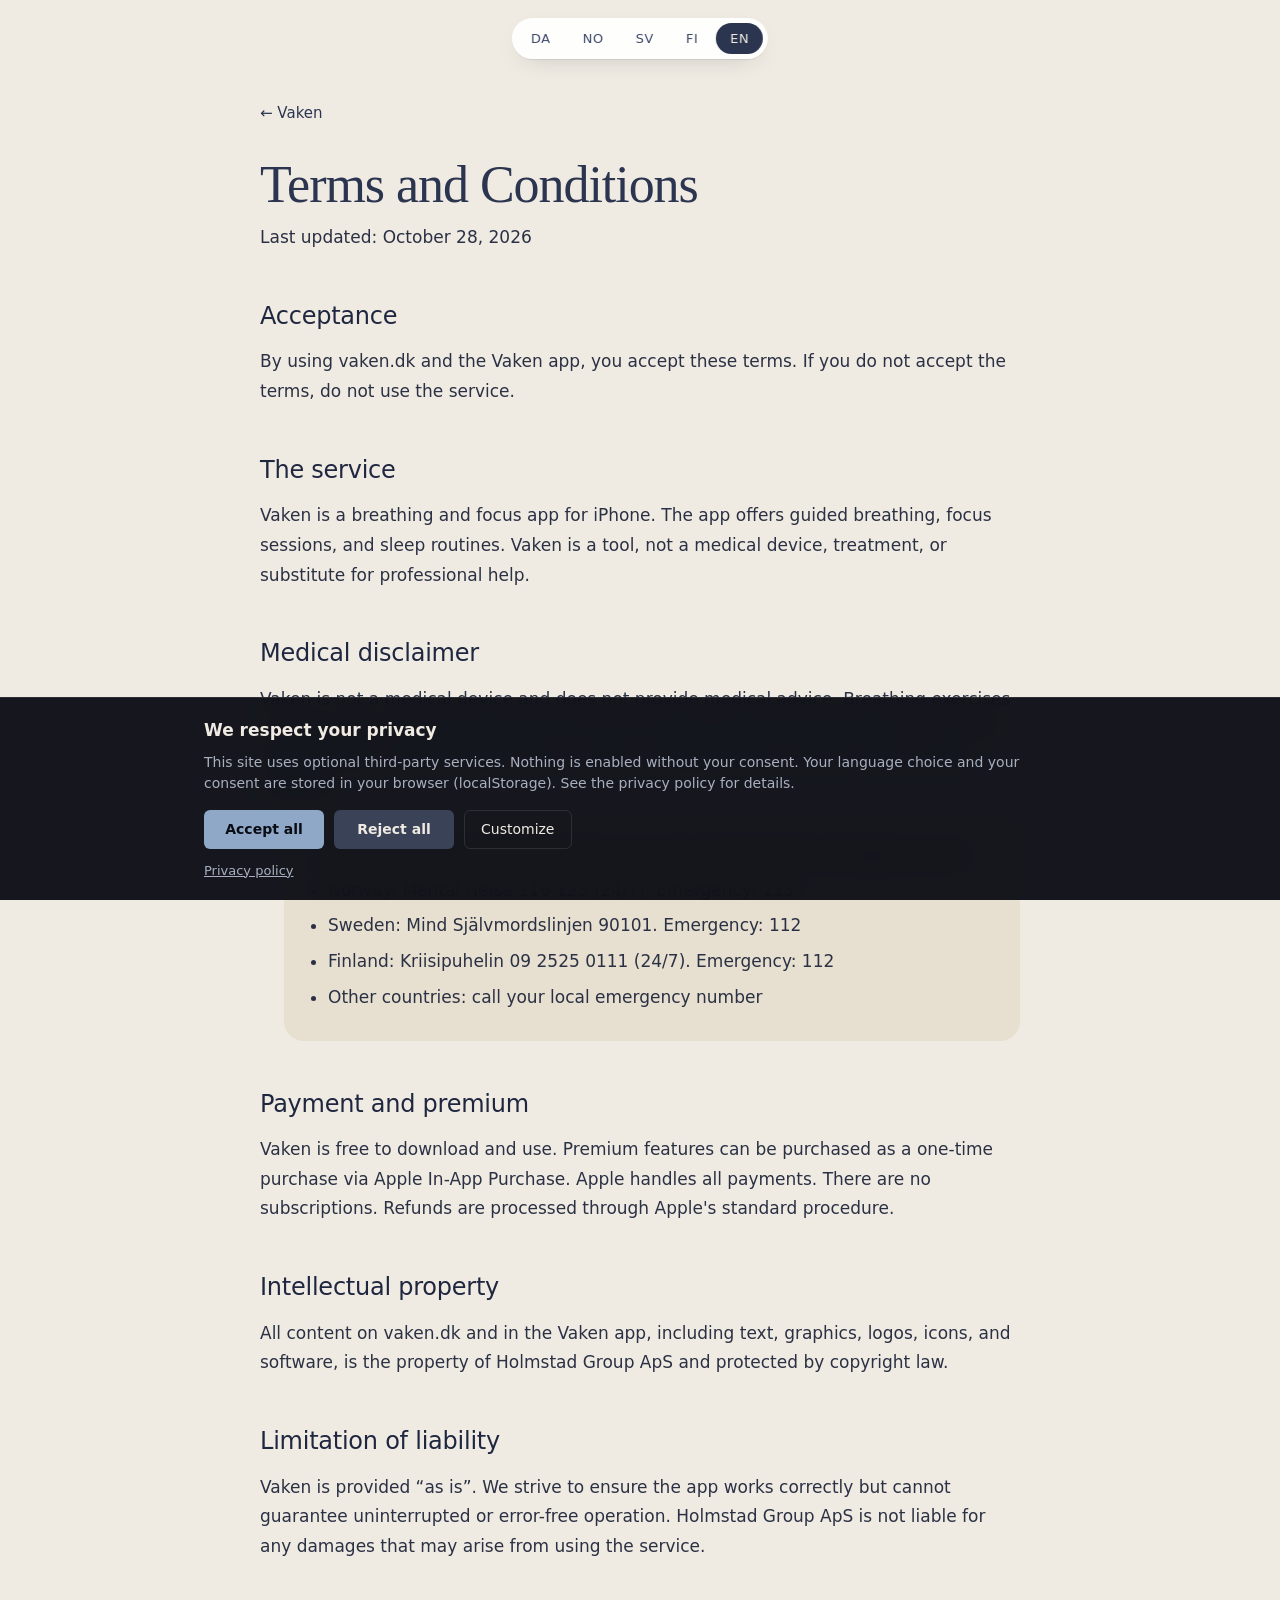
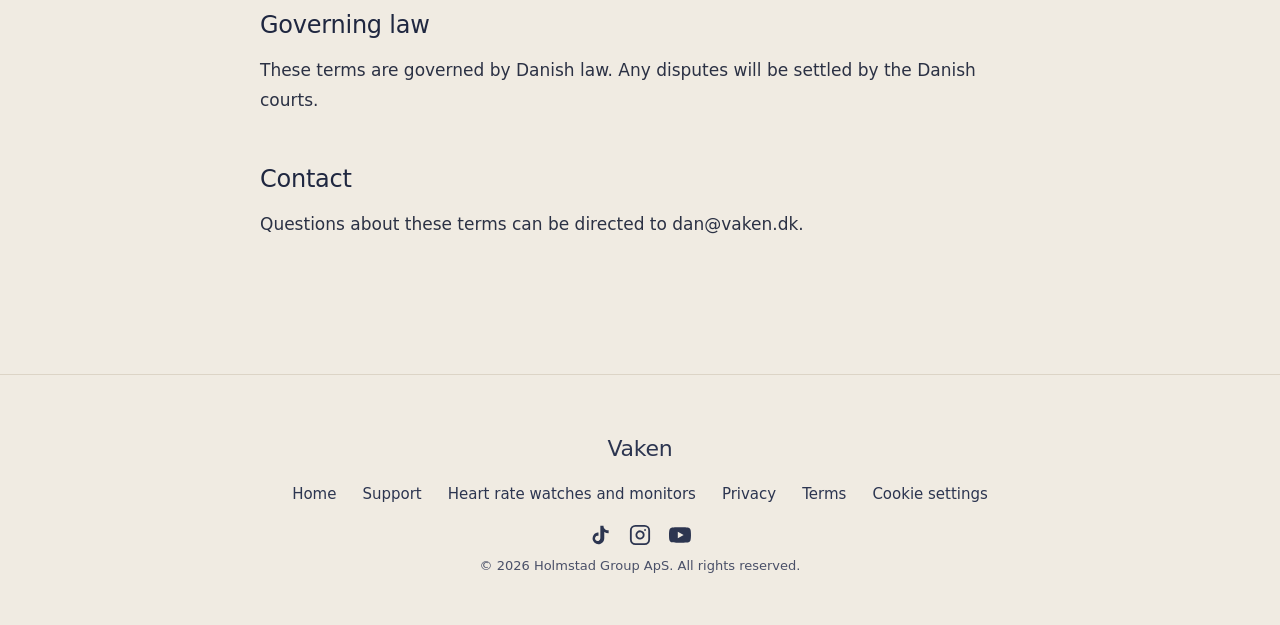
<file: terms.html>
<!DOCTYPE html>
<html lang="da">
<head>
    <meta charset="UTF-8">
    <meta name="viewport" content="width=device-width, initial-scale=1.0">
    <title>Terms, Vaken</title>
    <link rel="canonical" href="https://vaken.dk/terms">
    <!-- Google Fonts loads only after consent (see consent.js). A fallback font is used until then. -->
    <link rel="stylesheet" href="style.css">
    <link rel="stylesheet" href="consent.css">
</head>
<body>
    <nav class="lang-nav" aria-label="Sprogvalg / Language">
        <button class="lang-btn active" data-lang="da" aria-label="Dansk" lang="da">DA</button>
        <button class="lang-btn" data-lang="no" aria-label="Norsk" lang="nb">NO</button>
        <button class="lang-btn" data-lang="sv" aria-label="Svenska" lang="sv">SV</button>
        <button class="lang-btn" data-lang="fi" aria-label="Suomi" lang="fi">FI</button>
        <button class="lang-btn" data-lang="en" aria-label="English" lang="en">EN</button>
    </nav>

    <section class="legal-page">
        <div class="container">
            <a href="/" class="back-link">&larr; Vaken</a>

            <h1 data-da="Vilkår og betingelser" data-no="Vilkår og betingelser" data-sv="Villkor" data-fi="Käyttöehdot" data-en="Terms and Conditions">Vilkår og betingelser</h1>
            <p class="legal-date" data-da="Sidst opdateret: 28. oktober 2026" data-no="Sist oppdatert: 28. oktober 2026" data-sv="Senast uppdaterad: 28 oktober 2026" data-fi="Päivitetty viimeksi: 28. lokakuuta 2026" data-en="Last updated: October 28, 2026">Sidst opdateret: 28. oktober 2026</p>

            <h2 data-da="Acceptering" data-no="Aksept" data-sv="Godkännande" data-fi="Hyväksyminen" data-en="Acceptance">Acceptering</h2>
            <p data-da="Ved at bruge vaken.dk og Vaken-appen accepterer du disse vilkår. Hvis du ikke accepterer vilkårene, skal du ikke bruge tjenesten."
               data-no="Ved å bruke vaken.dk og Vaken-appen aksepterer du disse vilkårene. Hvis du ikke aksepterer vilkårene, skal du ikke bruke tjenesten."
               data-sv="Genom att använda vaken.dk och Vaken-appen godkänner du dessa villkor. Om du inte godkänner villkoren ska du inte använda tjänsten."
               data-fi="Käyttämällä vaken.dk-sivustoa ja Vaken-sovellusta hyväksyt nämä ehdot. Jos et hyväksy ehtoja, älä käytä palvelua."
               data-en="By using vaken.dk and the Vaken app, you accept these terms. If you do not accept the terms, do not use the service.">
                Ved at bruge vaken.dk og Vaken-appen accepterer du disse vilkår. Hvis du ikke accepterer vilkårene, skal du ikke bruge tjenesten.
            </p>

            <h2 data-da="Tjenesten" data-no="Tjenesten" data-sv="Tjänsten" data-fi="Palvelu" data-en="The service">Tjenesten</h2>
            <p data-da="Vaken er en vejrtræknings- og fokusapp til iPhone. Appen tilbyder guidet vejrtrækning, fokussessioner og søvnrutiner. Vaken er et redskab, ikke en medicinsk enhed, behandling eller erstatning for professionel hjælp."
               data-no="Vaken er en puste- og fokusapp for iPhone. Appen tilbyr guidede pusteøvelser, fokusøkter og søvnrutiner. Vaken er et verktøy, ikke en medisinsk enhet, behandling eller erstatning for profesjonell hjelp."
               data-sv="Vaken är en andnings- och fokusapp för iPhone. Appen erbjuder guidad andning, fokuspass och sömnrutiner. Vaken är ett verktyg, inte en medicinsk enhet, behandling eller ersättning för professionell hjälp."
               data-fi="Vaken on hengitys- ja keskittymissovellus iPhonelle. Sovellus tarjoaa ohjattua hengitystä, keskittymisistuntoja ja unirutiineja. Vaken on työkalu, ei lääkinnällinen laite, hoito tai korvike ammattiavulle."
               data-en="Vaken is a breathing and focus app for iPhone. The app offers guided breathing, focus sessions, and sleep routines. Vaken is a tool, not a medical device, treatment, or substitute for professional help.">
                Vaken er en vejrtræknings- og fokusapp til iPhone. Appen tilbyder guidet vejrtrækning, fokussessioner og søvnrutiner. Vaken er et redskab, ikke en medicinsk enhed, behandling eller erstatning for professionel hjælp.
            </p>

            <h2 data-da="Medicinsk ansvarsfraskrivelse" data-no="Medisinsk ansvarsfraskrivelse" data-sv="Medicinsk ansvarsfriskrivning" data-fi="Lääketieteellinen vastuuvapauslauseke" data-en="Medical disclaimer">Medicinsk ansvarsfraskrivelse</h2>
            <p data-da="Vaken er ikke medicinsk udstyr og giver ikke medicinsk rådgivning. Vejrtrækningsøvelser kan hjælpe med stresshåndtering, men erstatter ikke professionel behandling. Hvis du oplever en psykisk krise, så kontakt en professionel eller ring 112. Her er numre:"
               data-no="Vaken er ikke medisinsk utstyr og gir ikke medisinsk rådgivning. Pusteøvelser kan hjelpe med stresshåndtering, men erstatter ikke profesjonell behandling. Hvis du opplever en psykisk krise, kontakt en profesjonell eller ring 113. Her er numre:"
               data-sv="Vaken är inte medicinsk utrustning och ger inte medicinsk rådgivning. Andningsövningar kan hjälpa med stresshantering men ersätter inte professionell behandling. Om du upplever en psykisk kris, kontakta en professionell eller ring 112. Här är nummer:"
               data-fi="Vaken ei ole lääkinnällinen laite eikä anna lääketieteellistä neuvontaa. Hengitysharjoitukset voivat auttaa stressinhallinnassa, mutta eivät korvaa ammattimaista hoitoa. Jos koet mielenterveyskriisin, ota yhteyttä ammattilaiseen tai soita 112. Tässä numerot:"
               data-en="Vaken is not a medical device and does not provide medical advice. Breathing exercises can help with stress management but do not replace professional treatment. If you are experiencing a mental health crisis, contact a professional or call 112. Here are the numbers:">
                Vaken er ikke medicinsk udstyr og giver ikke medicinsk rådgivning. Vejrtrækningsøvelser kan hjælpe med stresshåndtering, men erstatter ikke professionel behandling. Hvis du oplever en psykisk krise, så kontakt en professionel eller ring 112. Her er numre:
            </p>
            <ul class="crisis-list">
                <li data-da="Danmark: Livslinien 70 201 201 (alle dage kl. 09-05). Alarm: 112" data-no="Danmark: Livslinien 70 201 201 (alle dager kl. 09-05). Nødnummer: 112" data-sv="Danmark: Livslinien 70 201 201 (alla dagar kl. 09-05). Nödnummer: 112" data-fi="Tanska: Livslinien 70 201 201 (joka päivä klo 09-05). Hätänumero: 112" data-en="Denmark: Livslinien 70 201 201 (every day 09:00-05:00). Emergency: 112">Danmark: Livslinien 70 201 201 (alle dage kl. 09-05). Alarm: 112</li>
                <li data-da="Norge: Mental Helse 116 123 (døgnåben). Alarm: 113" data-no="Norge: Mental Helse 116 123 (døgnåpen). Nødnummer: 113" data-sv="Norge: Mental Helse 116 123 (dygnet runt). Nödnummer: 113" data-fi="Norja: Mental Helse 116 123 (ympäri vuorokauden). Hätänumero: 113" data-en="Norway: Mental Helse 116 123 (24/7). Emergency: 113">Norge: Mental Helse 116 123 (døgnåben). Alarm: 113</li>
                <li data-da="Sverige: Mind Självmordslinjen 90101. Alarm: 112" data-no="Sverige: Mind Självmordslinjen 90101. Nødnummer: 112" data-sv="Sverige: Mind Självmordslinjen 90101. Nödnummer: 112" data-fi="Ruotsi: Mind Självmordslinjen 90101. Hätänumero: 112" data-en="Sweden: Mind Självmordslinjen 90101. Emergency: 112">Sverige: Mind Självmordslinjen 90101. Alarm: 112</li>
                <li data-da="Finland: Kriisipuhelin 09 2525 0111 (døgnåben). Alarm: 112" data-no="Finland: Kriisipuhelin 09 2525 0111 (døgnåpen). Nødnummer: 112" data-sv="Finland: Kriisipuhelin 09 2525 0111 (dygnet runt). Nödnummer: 112" data-fi="Suomi: Kriisipuhelin 09 2525 0111 (ympäri vuorokauden). Hätänumero: 112" data-en="Finland: Kriisipuhelin 09 2525 0111 (24/7). Emergency: 112">Finland: Kriisipuhelin 09 2525 0111 (døgnåben). Alarm: 112</li>
                <li data-da="Andre lande: ring dit lokale alarmnummer" data-no="Andre land: ring ditt lokale nødnummer" data-sv="Andra länder: ring ditt lokala nödnummer" data-fi="Muut maat: soita paikalliseen hätänumeroon" data-en="Other countries: call your local emergency number">Andre lande: ring dit lokale alarmnummer</li>
            </ul>


            <h2 data-da="Betaling og premium" data-no="Betaling og premium" data-sv="Betalning och premium" data-fi="Maksaminen ja premium" data-en="Payment and premium">Betaling og premium</h2>
            <p data-da="Vaken er gratis at downloade og bruge. Premium-funktioner kan købes som et engangskøb via Apple In-App Purchase. Apple håndterer alle betalinger. Der er ingen abonnementer. Tilbagebetaling sker via Apples standardprocedure."
               data-no="Vaken er gratis å laste ned og bruke. Premiumfunksjoner kan kjøpes som et engangskjøp via Apple In-App Purchase. Apple håndterer alle betalinger. Det er ingen abonnementer. Tilbakebetaling skjer via Apples standardprosedyre."
               data-sv="Vaken är gratis att ladda ner och använda. Premiumfunktioner kan köpas som ett engångsköp via Apple In-App Purchase. Apple hanterar alla betalningar. Det finns inga prenumerationer. Återbetalning sker via Apples standardförfarande."
               data-fi="Vaken on ilmainen ladata ja käyttää. Premium-ominaisuudet voi ostaa kertaostoksena Apple In-App Purchasen kautta. Apple käsittelee kaikki maksut. Tilauksia ei ole. Hyvitykset käsitellään Applen vakiomenettelyn kautta."
               data-en="Vaken is free to download and use. Premium features can be purchased as a one-time purchase via Apple In-App Purchase. Apple handles all payments. There are no subscriptions. Refunds are processed through Apple's standard procedure.">
                Vaken er gratis at downloade og bruge. Premium-funktioner kan købes som et engangskøb via Apple In-App Purchase. Apple håndterer alle betalinger. Der er ingen abonnementer. Tilbagebetaling sker via Apples standardprocedure.
            </p>

            <h2 data-da="Intellektuel ejendomsret" data-no="Intellektuell eiendomsrett" data-sv="Immateriella rättigheter" data-fi="Immateriaalioikeudet" data-en="Intellectual property">Intellektuel ejendomsret</h2>
            <p data-da="Alt indhold på vaken.dk og i Vaken-appen, herunder tekst, grafik, logoer, ikoner og software, er ejendom af Holmstad Group ApS og beskyttet af ophavsretsloven."
               data-no="Alt innhold på vaken.dk og i Vaken-appen, inkludert tekst, grafikk, logoer, ikoner og programvare, er eiendom av Holmstad Group ApS og beskyttet av opphavsrettsloven."
               data-sv="Allt innehåll på vaken.dk och i Vaken-appen, inklusive text, grafik, logotyper, ikoner och programvara, tillhör Holmstad Group ApS och skyddas av upphovsrättslagen."
               data-fi="Kaikki vaken.dk-sivuston ja Vaken-sovelluksen sisältö, mukaan lukien teksti, grafiikka, logot, kuvakkeet ja ohjelmisto, on Holmstad Group ApS:n omaisuutta ja tekijänoikeuslain suojaamaa."
               data-en="All content on vaken.dk and in the Vaken app, including text, graphics, logos, icons, and software, is the property of Holmstad Group ApS and protected by copyright law.">
                Alt indhold på vaken.dk og i Vaken-appen, herunder tekst, grafik, logoer, ikoner og software, er ejendom af Holmstad Group ApS og beskyttet af ophavsretsloven.
            </p>

            <h2 data-da="Ansvarsbegrænsning" data-no="Ansvarsbegrensning" data-sv="Ansvarsbegränsning" data-fi="Vastuunrajoitus" data-en="Limitation of liability">Ansvarsbegrænsning</h2>
            <p data-da="Vaken leveres &ldquo;som den er&rdquo;. Vi bestræber os på at appen fungerer korrekt, men kan ikke garantere uafbrudt eller fejlfri drift. Holmstad Group ApS er ikke ansvarlig for eventuelle skader der måtte opstå ved brug af tjenesten."
               data-no="Vaken leveres &ldquo;som den er&rdquo;. Vi bestreber oss på at appen fungerer korrekt, men kan ikke garantere uavbrutt eller feilfri drift. Holmstad Group ApS er ikke ansvarlig for eventuelle skader som måtte oppstå ved bruk av tjenesten."
               data-sv="Vaken tillhandahålls &ldquo;i befintligt skick&rdquo;. Vi strävar efter att appen fungerar korrekt men kan inte garantera oavbruten eller felfri drift. Holmstad Group ApS ansvarar inte för eventuella skador som kan uppstå vid användning av tjänsten."
               data-fi="Vaken tarjotaan &ldquo;sellaisenaan&rdquo;. Pyrimme varmistamaan, että sovellus toimii oikein, mutta emme voi taata keskeytymätöntä tai virheetöntä toimintaa. Holmstad Group ApS ei ole vastuussa mahdollisista vahingoista, jotka voivat aiheutua palvelun käytöstä."
               data-en="Vaken is provided &ldquo;as is&rdquo;. We strive to ensure the app works correctly but cannot guarantee uninterrupted or error-free operation. Holmstad Group ApS is not liable for any damages that may arise from using the service.">
                Vaken leveres &ldquo;som den er&rdquo;. Vi bestræber os på at appen fungerer korrekt, men kan ikke garantere uafbrudt eller fejlfri drift. Holmstad Group ApS er ikke ansvarlig for eventuelle skader der måtte opstå ved brug af tjenesten.
            </p>

            <h2 data-da="Lovvalg" data-no="Lovvalg" data-sv="Lagval" data-fi="Sovellettava laki" data-en="Governing law">Lovvalg</h2>
            <p data-da="Disse vilkår er underlagt dansk ret. Eventuelle tvister afgøres ved de danske domstole."
               data-no="Disse vilkårene er underlagt dansk rett. Eventuelle tvister avgjøres ved de danske domstolene."
               data-sv="Dessa villkor lyder under dansk lag. Eventuella tvister avgörs av danska domstolar."
               data-fi="Näihin ehtoihin sovelletaan Tanskan lakia. Mahdolliset riidat ratkaistaan Tanskan tuomioistuimissa."
               data-en="These terms are governed by Danish law. Any disputes will be settled by the Danish courts.">
                Disse vilkår er underlagt dansk ret. Eventuelle tvister afgøres ved de danske domstole.
            </p>

            <h2 data-da="Kontakt" data-no="Kontakt" data-sv="Kontakt" data-fi="Yhteystiedot" data-en="Contact">Kontakt</h2>
            <p data-da="Spørgsmål om disse vilkår kan rettes til dan@vaken.dk."
               data-no="Spørsmål om disse vilkårene kan rettes til dan@vaken.dk."
               data-sv="Frågor om dessa villkor kan riktas till dan@vaken.dk."
               data-fi="Näitä ehtoja koskevat kysymykset voi osoittaa osoitteeseen dan@vaken.dk."
               data-en="Questions about these terms can be directed to dan@vaken.dk.">
                Spørgsmål om disse vilkår kan rettes til dan@vaken.dk.
            </p>
        </div>
    </section>

    <footer>
        <div class="container">
            <p class="footer-name">Vaken</p>
            <div class="footer-links">
                <a href="/" data-da="Forside" data-no="Forside" data-sv="Startsida" data-fi="Etusivu" data-en="Home">Forside</a>
                <a href="/support" data-da="Support" data-no="Support" data-sv="Support" data-fi="Tuki" data-en="Support">Support</a>
                <a href="/connect/" data-da="Pulsure og pulsmålere" data-no="Pulsklokker og pulsmålere" data-sv="Pulsklockor och pulsmätare" data-fi="Sykekellot ja sykemittarit" data-en="Heart rate watches and monitors">Pulsure og pulsmålere</a>
                <a href="/privacy" data-da="Privatlivspolitik" data-no="Personvernerklæring" data-sv="Integritetspolicy" data-fi="Tietosuojakäytäntö" data-en="Privacy">Privatlivspolitik</a>
                <a href="/terms" data-da="Vilkår" data-no="Vilkår" data-sv="Villkor" data-fi="Ehdot" data-en="Terms">Vilkår</a>
                <a href="#" data-cc-open-settings data-da="Cookie-indstillinger" data-no="Cookie-innstillinger" data-sv="Cookie-inställningar" data-fi="Evästeasetukset" data-en="Cookie settings">Cookie-indstillinger</a>
            </div>
            <div class="footer-social">
                <a href="https://www.tiktok.com/@HolmstadIT" aria-label="TikTok" target="_blank" rel="noopener noreferrer">
                    <svg viewBox="0 0 24 24" fill="currentColor" aria-hidden="true"><path d="M19.59 6.69a4.83 4.83 0 0 1-3.77-4.25V2h-3.45v13.67a2.89 2.89 0 0 1-5.2 1.74 2.89 2.89 0 0 1 2.31-4.64 2.93 2.93 0 0 1 .88.13V9.4a6.84 6.84 0 0 0-1-.05A6.33 6.33 0 0 0 5.8 20.1a6.34 6.34 0 0 0 10.86-4.43v-7a8.16 8.16 0 0 0 4.77 1.52v-3.4a4.85 4.85 0 0 1-1.84-.1z"/></svg>
                </a>
                <a href="https://www.instagram.com/holmstadit" aria-label="Instagram" target="_blank" rel="noopener noreferrer">
                    <svg viewBox="0 0 24 24" fill="none" stroke="currentColor" stroke-width="2" stroke-linecap="round" stroke-linejoin="round" aria-hidden="true"><rect x="2" y="2" width="20" height="20" rx="5" ry="5"/><path d="M16 11.37A4 4 0 1 1 12.63 8 4 4 0 0 1 16 11.37z"/><line x1="17.5" y1="6.5" x2="17.51" y2="6.5"/></svg>
                </a>
                <a href="https://www.youtube.com/@HolmstadIT" aria-label="YouTube" target="_blank" rel="noopener noreferrer">
                    <svg viewBox="0 0 24 24" fill="currentColor" aria-hidden="true"><path d="M23.5 6.2a3 3 0 0 0-2.1-2.1C19.6 3.6 12 3.6 12 3.6s-7.6 0-9.4.5A3 3 0 0 0 .5 6.2C0 8 0 12 0 12s0 4 .5 5.8a3 3 0 0 0 2.1 2.1c1.8.5 9.4.5 9.4.5s7.6 0 9.4-.5a3 3 0 0 0 2.1-2.1c.5-1.8.5-5.8.5-5.8s0-4-.5-5.8zM9.6 15.6V8.4l6.4 3.6-6.4 3.6z"/></svg>
                </a>
            </div>
            <p class="footer-copyright" data-da="&copy; 2026 Holmstad Group ApS. Alle rettigheder forbeholdes." data-no="&copy; 2026 Holmstad Group ApS. Alle rettigheter forbeholdt." data-sv="&copy; 2026 Holmstad Group ApS. Alla rättigheter förbehållna." data-fi="&copy; 2026 Holmstad Group ApS. Kaikki oikeudet pidätetään." data-en="&copy; 2026 Holmstad Group ApS. All rights reserved.">&copy; 2026 Holmstad Group ApS. Alle rettigheder forbeholdes.</p>
        </div>
    </footer>


    <script>
        window.COOKIE_CONSENT_CONFIG = {
            privacyUrl: '/privacy',
            detectLang: function () {
                var m = /[?&]lang=(da|no|sv|fi|en)(&|$)/.exec(window.location.search);
                if (m) return m[1];
                try {
                    var l = localStorage.getItem('vaken-lang');
                    if (l) return l;
                } catch (e) {}
                var b = (navigator.language || 'en').toLowerCase();
                if (b.indexOf('da') === 0) return 'da';
                if (b.indexOf('nb') === 0 || b.indexOf('nn') === 0 || b.indexOf('no') === 0) return 'no';
                if (b.indexOf('sv') === 0) return 'sv';
                if (b.indexOf('fi') === 0) return 'fi';
                return 'en';
            },
            services: {
                'google-fonts': {
                    label: {
                        da: 'Google Fonts', no: 'Google Fonts', sv: 'Google Fonts',
                        fi: 'Google Fonts', en: 'Google Fonts'
                    },
                    description: {
                        da: 'Indlæser skrifttypen Inter fra Googles servere. Dette sender din IP-adresse til Google. Uden samtykke bruges en fallback-skrifttype.',
                        no: 'Laster skriften Inter fra Googles servere. Dette sender IP-adressen din til Google. Uten samtykke brukes en fallback-skrift.',
                        sv: 'Laddar typsnittet Inter från Googles servrar. Detta skickar din IP-adress till Google. Utan samtycke används ett fallback-typsnitt.',
                        fi: 'Lataa Inter-kirjasimen Googlen palvelimilta. Tämä lähettää IP-osoitteesi Googlelle. Ilman suostumusta käytetään varakirjasinta.',
                        en: 'Loads the Inter font from Google servers. This sends your IP address to Google. A fallback font is used without consent.'
                    },
                    onAccept: function () {
                        var pc1 = document.createElement('link');
                        pc1.rel = 'preconnect'; pc1.href = 'https://fonts.googleapis.com';
                        document.head.appendChild(pc1);
                        var pc2 = document.createElement('link');
                        pc2.rel = 'preconnect'; pc2.href = 'https://fonts.gstatic.com'; pc2.crossOrigin = '';
                        document.head.appendChild(pc2);
                        var link = document.createElement('link');
                        link.rel = 'stylesheet';
                        link.href = 'https://fonts.googleapis.com/css2?family=Inter:wght@300;400;500;600&display=swap';
                        document.head.appendChild(link);
                    }
                }
            }
        };
    </script>
    <script src="consent.js"></script>
    <script src="script.js"></script>
</body>
</html>
</file>
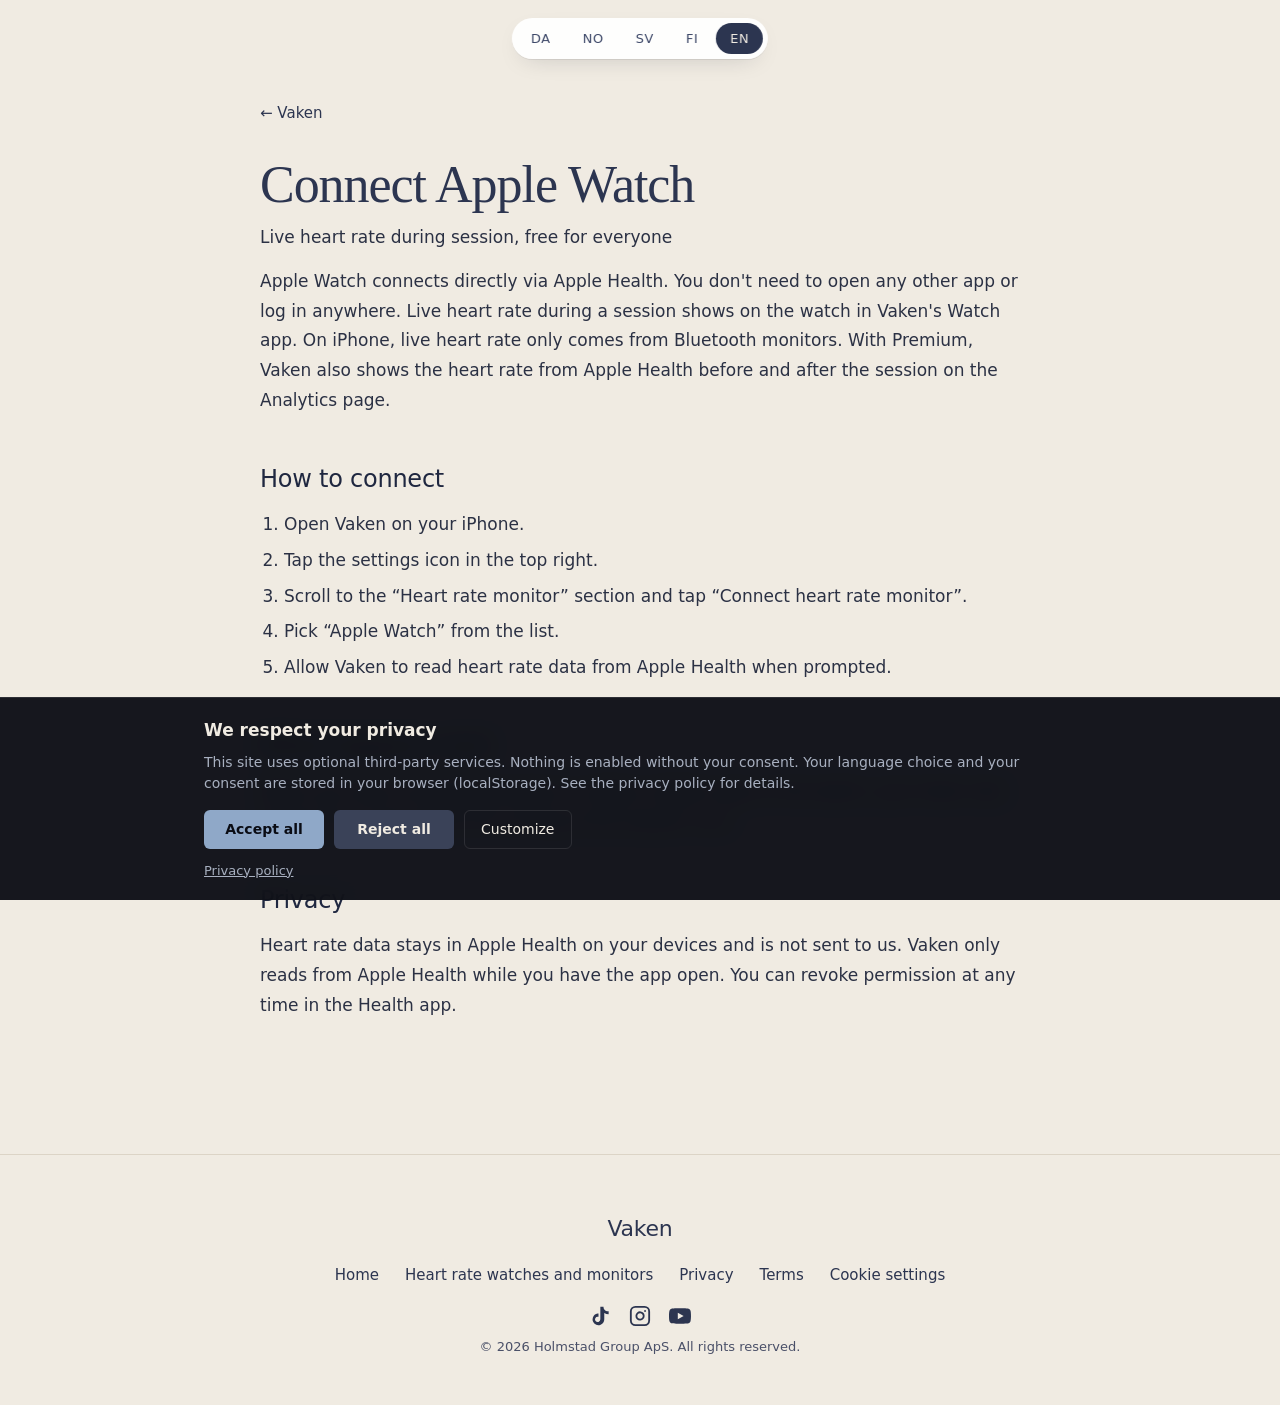
<file: connect/apple-watch.html>
<!DOCTYPE html>
<html lang="da">
<head>
    <meta charset="UTF-8">
    <meta name="viewport" content="width=device-width, initial-scale=1.0">
    <title>Tilkobl Apple Watch, Vaken</title>
    <meta name="description" content="Sådan tilslutter du Apple Watch til Vaken via Apple Health. Live puls vises på uret i Vakens Watch-app, og på iPhone kommer live puls fra Bluetooth-pulsmålere.">
    <link rel="canonical" href="https://vaken.dk/connect/apple-watch">
    <link rel="alternate" hreflang="x-default" href="https://vaken.dk/connect/apple-watch">
    <link rel="alternate" hreflang="da" href="https://vaken.dk/connect/apple-watch?lang=da">
    <link rel="alternate" hreflang="no" href="https://vaken.dk/connect/apple-watch?lang=no">
    <link rel="alternate" hreflang="sv" href="https://vaken.dk/connect/apple-watch?lang=sv">
    <link rel="alternate" hreflang="fi" href="https://vaken.dk/connect/apple-watch?lang=fi">
    <link rel="alternate" hreflang="en" href="https://vaken.dk/connect/apple-watch?lang=en">
    <link rel="stylesheet" href="/style.css">
    <link rel="stylesheet" href="/consent.css">
</head>
<body>
    <nav class="lang-nav" aria-label="Sprogvalg / Language">
        <button class="lang-btn active" data-lang="da" aria-label="Dansk" lang="da">DA</button>
        <button class="lang-btn" data-lang="no" aria-label="Norsk" lang="nb">NO</button>
        <button class="lang-btn" data-lang="sv" aria-label="Svenska" lang="sv">SV</button>
        <button class="lang-btn" data-lang="fi" aria-label="Suomi" lang="fi">FI</button>
        <button class="lang-btn" data-lang="en" aria-label="English" lang="en">EN</button>
    </nav>

    <section class="legal-page">
        <div class="container">
            <a href="/" class="back-link" data-da="&larr; Vaken" data-no="&larr; Vaken" data-sv="&larr; Vaken" data-fi="&larr; Vaken" data-en="&larr; Vaken">&larr; Vaken</a>

            <h1 data-da="Tilkobl Apple Watch" data-no="Koble til Apple Watch" data-sv="Anslut Apple Watch" data-fi="Yhdistä Apple Watch" data-en="Connect Apple Watch">Tilkobl Apple Watch</h1>
            <p class="legal-date" data-da="Live puls under session, gratis for alle" data-no="Live puls under økt, gratis for alle" data-sv="Livepuls under session, gratis för alla" data-fi="Live-syke istunnon aikana, ilmainen kaikille" data-en="Live heart rate during session, free for everyone">Live puls under session, gratis for alle</p>

            <p data-da="Apple Watch tilsluttes direkte via Apple Health. Du behøver ikke åbne andre apps eller logge ind nogen steder. Live puls under en session vises på uret i Vakens Watch-app. På iPhone kommer live puls kun fra Bluetooth-pulsmålere. Med Premium viser Vaken desuden pulsen fra Apple Health før og efter sessionen på Analyse-siden."
               data-no="Apple Watch kobles direkte via Apple Health. Du trenger ikke åpne andre apper eller logge inn noe sted. Live puls under en økt vises på klokken i Vakens Watch-app. På iPhone kommer live puls bare fra Bluetooth-pulsmålere. Med Premium viser Vaken i tillegg pulsen fra Apple Health før og etter økten på Analyse-siden."
               data-sv="Apple Watch ansluts direkt via Apple Health. Du behöver inte öppna andra appar eller logga in någonstans. Livepuls under en session visas på klockan i Vakens Watch-app. På iPhone kommer livepuls bara från Bluetooth-pulsmätare. Med Premium visar Vaken dessutom pulsen från Apple Health före och efter sessionen på Analys-sidan."
               data-fi="Apple Watch yhdistetään suoraan Apple Healthin kautta. Sinun ei tarvitse avata muita sovelluksia tai kirjautua mihinkään. Live-syke istunnon aikana näkyy kellossa Vakenin Watch-sovelluksessa. iPhonella live-syke tulee vain Bluetooth-sykemittareilta. Premiumilla Vaken näyttää lisäksi sykkeen Apple Healthista ennen istuntoa ja sen jälkeen Analyysi-sivulla."
               data-en="Apple Watch connects directly via Apple Health. You don't need to open any other app or log in anywhere. Live heart rate during a session shows on the watch in Vaken's Watch app. On iPhone, live heart rate only comes from Bluetooth monitors. With Premium, Vaken also shows the heart rate from Apple Health before and after the session on the Analytics page.">
                Apple Watch tilsluttes direkte via Apple Health. Du behøver ikke åbne andre apps eller logge ind nogen steder. Live puls under en session vises på uret i Vakens Watch-app. På iPhone kommer live puls kun fra Bluetooth-pulsmålere. Med Premium viser Vaken desuden pulsen fra Apple Health før og efter sessionen på Analyse-siden.
            </p>

            <h2 data-da="Sådan tilkobler du" data-no="Slik kobler du til" data-sv="Så här ansluter du" data-fi="Näin yhdistät" data-en="How to connect">Sådan tilkobler du</h2>
            <ol>
                <li data-da="Åbn Vaken på din iPhone." data-no="Åpne Vaken på iPhone-en din." data-sv="Öppna Vaken på din iPhone." data-fi="Avaa Vaken iPhonessasi." data-en="Open Vaken on your iPhone.">Åbn Vaken på din iPhone.</li>
                <li data-da="Tryk på indstillingsikonet øverst til højre." data-no="Trykk på innstillingsikonet øverst til høyre." data-sv="Tryck på inställningsikonen uppe till höger." data-fi="Napauta asetuskuvaketta oikeassa yläkulmassa." data-en="Tap the settings icon in the top right.">Tryk på indstillingsikonet øverst til højre.</li>
                <li data-da="Scroll ned til afsnittet &ldquo;Pulsmåler&rdquo; og tryk på &ldquo;Tilkobl pulsmåler&rdquo;." data-no="Bla ned til seksjonen &ldquo;Pulsmåler&rdquo; og trykk &ldquo;Koble til pulsmåler&rdquo;." data-sv="Bläddra ner till avsnittet &ldquo;Pulsmätare&rdquo; och tryck &ldquo;Anslut pulsmätare&rdquo;." data-fi="Vieritä alas kohtaan &ldquo;Sykemittari&rdquo; ja napauta &ldquo;Yhdistä sykemittari&rdquo;." data-en="Scroll to the &ldquo;Heart rate monitor&rdquo; section and tap &ldquo;Connect heart rate monitor&rdquo;.">Scroll ned til afsnittet &ldquo;Pulsmåler&rdquo; og tryk på &ldquo;Tilkobl pulsmåler&rdquo;.</li>
                <li data-da="Vælg &ldquo;Apple Watch&rdquo; i listen." data-no="Velg &ldquo;Apple Watch&rdquo; i listen." data-sv="Välj &ldquo;Apple Watch&rdquo; i listan." data-fi="Valitse &ldquo;Apple Watch&rdquo; listasta." data-en="Pick &ldquo;Apple Watch&rdquo; from the list.">Vælg &ldquo;Apple Watch&rdquo; i listen.</li>
                <li data-da="Tillad Vaken at læse pulsdata fra Apple Health når du bliver spurgt." data-no="Tillat Vaken å lese pulsdata fra Apple Health når du blir spurt." data-sv="Tillåt Vaken att läsa pulsdata från Apple Health när du blir tillfrågad." data-fi="Salli Vakenin lukea sykedataa Apple Healthista, kun sitä kysytään." data-en="Allow Vaken to read heart rate data from Apple Health when prompted.">Tillad Vaken at læse pulsdata fra Apple Health når du bliver spurgt.</li>
            </ol>

            <h2 data-da="Hvad sker der så" data-no="Hva skjer så" data-sv="Vad händer sedan" data-fi="Mitä sitten tapahtuu" data-en="What happens next">Hvad sker der så</h2>
            <p data-da="Når du starter en vejrtrækningssession i Vakens Watch-app på uret, vises pulsen live på uret, så længe sessionen kører."
               data-no="Når du starter en pusteøkt i Vakens Watch-app på klokken, vises pulsen live på klokken så lenge økten kjører."
               data-sv="När du startar en andningssession i Vakens Watch-app på klockan visas pulsen live på klockan så länge sessionen pågår."
               data-fi="Kun aloitat hengitysistunnon Vakenin Watch-sovelluksessa kellossa, syke näkyy suorana kellossa niin kauan kuin istunto on käynnissä."
               data-en="When you start a breathing session in Vaken's Watch app on the watch, your heart rate shows live on the watch for as long as the session runs.">
                Når du starter en vejrtrækningssession i Vakens Watch-app på uret, vises pulsen live på uret, så længe sessionen kører.
            </p>

            <h2 data-da="Privatliv" data-no="Personvern" data-sv="Integritet" data-fi="Tietosuoja" data-en="Privacy">Privatliv</h2>
            <p data-da="Pulsdata bliver i Apple Health på dine enheder og sendes ikke til os. Vaken læser kun fra Apple Health, mens du har appen åben. Du kan trække tilladelsen tilbage når som helst i Sundhed-appen."
               data-no="Pulsdata blir i Apple Health på enhetene dine og sendes ikke til oss. Vaken leser kun fra Apple Health mens du har appen åpen. Du kan trekke tillatelsen tilbake når som helst i Helse-appen."
               data-sv="Pulsdata finns kvar i Apple Health på dina enheter och skickas inte till oss. Vaken läser bara från Apple Health medan du har appen öppen. Du kan dra tillbaka behörigheten när som helst i Hälsa-appen."
               data-fi="Sykedata pysyy Apple Healthissa laitteillasi, eikä sitä lähetetä meille. Vaken lukee Apple Healthia vain, kun sovellus on auki. Voit perua luvan milloin tahansa Terveys-sovelluksessa."
               data-en="Heart rate data stays in Apple Health on your devices and is not sent to us. Vaken only reads from Apple Health while you have the app open. You can revoke permission at any time in the Health app.">
                Pulsdata bliver i Apple Health på dine enheder og sendes ikke til os. Vaken læser kun fra Apple Health, mens du har appen åben. Du kan trække tilladelsen tilbage når som helst i Sundhed-appen.
            </p>
        </div>
    </section>

    <footer>
        <div class="container">
            <p class="footer-name">Vaken</p>
            <div class="footer-links">
                <a href="/" data-da="Forside" data-no="Forside" data-sv="Startsida" data-fi="Etusivu" data-en="Home">Forside</a>
                <a href="/connect/" data-da="Pulsure og pulsmålere" data-no="Pulsklokker og pulsmålere" data-sv="Pulsklockor och pulsmätare" data-fi="Sykekellot ja sykemittarit" data-en="Heart rate watches and monitors">Pulsure og pulsmålere</a>
                <a href="/privacy" data-da="Privatlivspolitik" data-no="Personvernerklæring" data-sv="Integritetspolicy" data-fi="Tietosuojakäytäntö" data-en="Privacy">Privatlivspolitik</a>
                <a href="/terms" data-da="Vilkår" data-no="Vilkår" data-sv="Villkor" data-fi="Ehdot" data-en="Terms">Vilkår</a>
                <a href="#" data-cc-open-settings data-da="Cookie-indstillinger" data-no="Cookie-innstillinger" data-sv="Cookie-inställningar" data-fi="Evästeasetukset" data-en="Cookie settings">Cookie-indstillinger</a>
            </div>
            <div class="footer-social">
                <a href="https://www.tiktok.com/@HolmstadIT" aria-label="TikTok" target="_blank" rel="noopener noreferrer">
                    <svg viewBox="0 0 24 24" fill="currentColor" aria-hidden="true"><path d="M19.59 6.69a4.83 4.83 0 0 1-3.77-4.25V2h-3.45v13.67a2.89 2.89 0 0 1-5.2 1.74 2.89 2.89 0 0 1 2.31-4.64 2.93 2.93 0 0 1 .88.13V9.4a6.84 6.84 0 0 0-1-.05A6.33 6.33 0 0 0 5.8 20.1a6.34 6.34 0 0 0 10.86-4.43v-7a8.16 8.16 0 0 0 4.77 1.52v-3.4a4.85 4.85 0 0 1-1.84-.1z"/></svg>
                </a>
                <a href="https://www.instagram.com/holmstadit" aria-label="Instagram" target="_blank" rel="noopener noreferrer">
                    <svg viewBox="0 0 24 24" fill="none" stroke="currentColor" stroke-width="2" stroke-linecap="round" stroke-linejoin="round" aria-hidden="true"><rect x="2" y="2" width="20" height="20" rx="5" ry="5"/><path d="M16 11.37A4 4 0 1 1 12.63 8 4 4 0 0 1 16 11.37z"/><line x1="17.5" y1="6.5" x2="17.51" y2="6.5"/></svg>
                </a>
                <a href="https://www.youtube.com/@HolmstadIT" aria-label="YouTube" target="_blank" rel="noopener noreferrer">
                    <svg viewBox="0 0 24 24" fill="currentColor" aria-hidden="true"><path d="M23.5 6.2a3 3 0 0 0-2.1-2.1C19.6 3.6 12 3.6 12 3.6s-7.6 0-9.4.5A3 3 0 0 0 .5 6.2C0 8 0 12 0 12s0 4 .5 5.8a3 3 0 0 0 2.1 2.1c1.8.5 9.4.5 9.4.5s7.6 0 9.4-.5a3 3 0 0 0 2.1-2.1c.5-1.8.5-5.8.5-5.8s0-4-.5-5.8zM9.6 15.6V8.4l6.4 3.6-6.4 3.6z"/></svg>
                </a>
            </div>
            <p class="footer-copyright" data-da="&copy; 2026 Holmstad Group ApS. Alle rettigheder forbeholdes." data-no="&copy; 2026 Holmstad Group ApS. Alle rettigheter forbeholdt." data-sv="&copy; 2026 Holmstad Group ApS. Alla rättigheter förbehållna." data-fi="&copy; 2026 Holmstad Group ApS. Kaikki oikeudet pidätetään." data-en="&copy; 2026 Holmstad Group ApS. All rights reserved.">&copy; 2026 Holmstad Group ApS. Alle rettigheder forbeholdes.</p>
        </div>
    </footer>

    <script>
        window.COOKIE_CONSENT_CONFIG = {
            privacyUrl: '/privacy',
            detectLang: function () {
                var m = /[?&]lang=(da|no|sv|fi|en)(&|$)/.exec(window.location.search);
                if (m) return m[1];
                try {
                    var l = localStorage.getItem('vaken-lang');
                    if (l) return l;
                } catch (e) {}
                var b = (navigator.language || 'en').toLowerCase();
                if (b.indexOf('da') === 0) return 'da';
                if (b.indexOf('nb') === 0 || b.indexOf('nn') === 0 || b.indexOf('no') === 0) return 'no';
                if (b.indexOf('sv') === 0) return 'sv';
                if (b.indexOf('fi') === 0) return 'fi';
                return 'en';
            },
            services: {
                'google-fonts': {
                    label: {
                        da: 'Google Fonts', no: 'Google Fonts', sv: 'Google Fonts',
                        fi: 'Google Fonts', en: 'Google Fonts'
                    },
                    description: {
                        da: 'Indlæser skrifttypen Inter fra Googles servere. Dette sender din IP-adresse til Google. Uden samtykke bruges en fallback-skrifttype.',
                        no: 'Laster skriften Inter fra Googles servere. Dette sender IP-adressen din til Google. Uten samtykke brukes en fallback-skrift.',
                        sv: 'Laddar typsnittet Inter från Googles servrar. Detta skickar din IP-adress till Google. Utan samtycke används ett fallback-typsnitt.',
                        fi: 'Lataa Inter-kirjasimen Googlen palvelimilta. Tämä lähettää IP-osoitteesi Googlelle. Ilman suostumusta käytetään varakirjasinta.',
                        en: 'Loads the Inter font from Google servers. This sends your IP address to Google. A fallback font is used without consent.'
                    },
                    onAccept: function () {
                        var pc1 = document.createElement('link');
                        pc1.rel = 'preconnect'; pc1.href = 'https://fonts.googleapis.com';
                        document.head.appendChild(pc1);
                        var pc2 = document.createElement('link');
                        pc2.rel = 'preconnect'; pc2.href = 'https://fonts.gstatic.com'; pc2.crossOrigin = '';
                        document.head.appendChild(pc2);
                        var link = document.createElement('link');
                        link.rel = 'stylesheet';
                        link.href = 'https://fonts.googleapis.com/css2?family=Inter:wght@300;400;500;600&display=swap';
                        document.head.appendChild(link);
                    }
                }
            }
        };
    </script>
    <script src="/consent.js"></script>
    <script src="/script.js"></script>
</body>
</html>
</file>
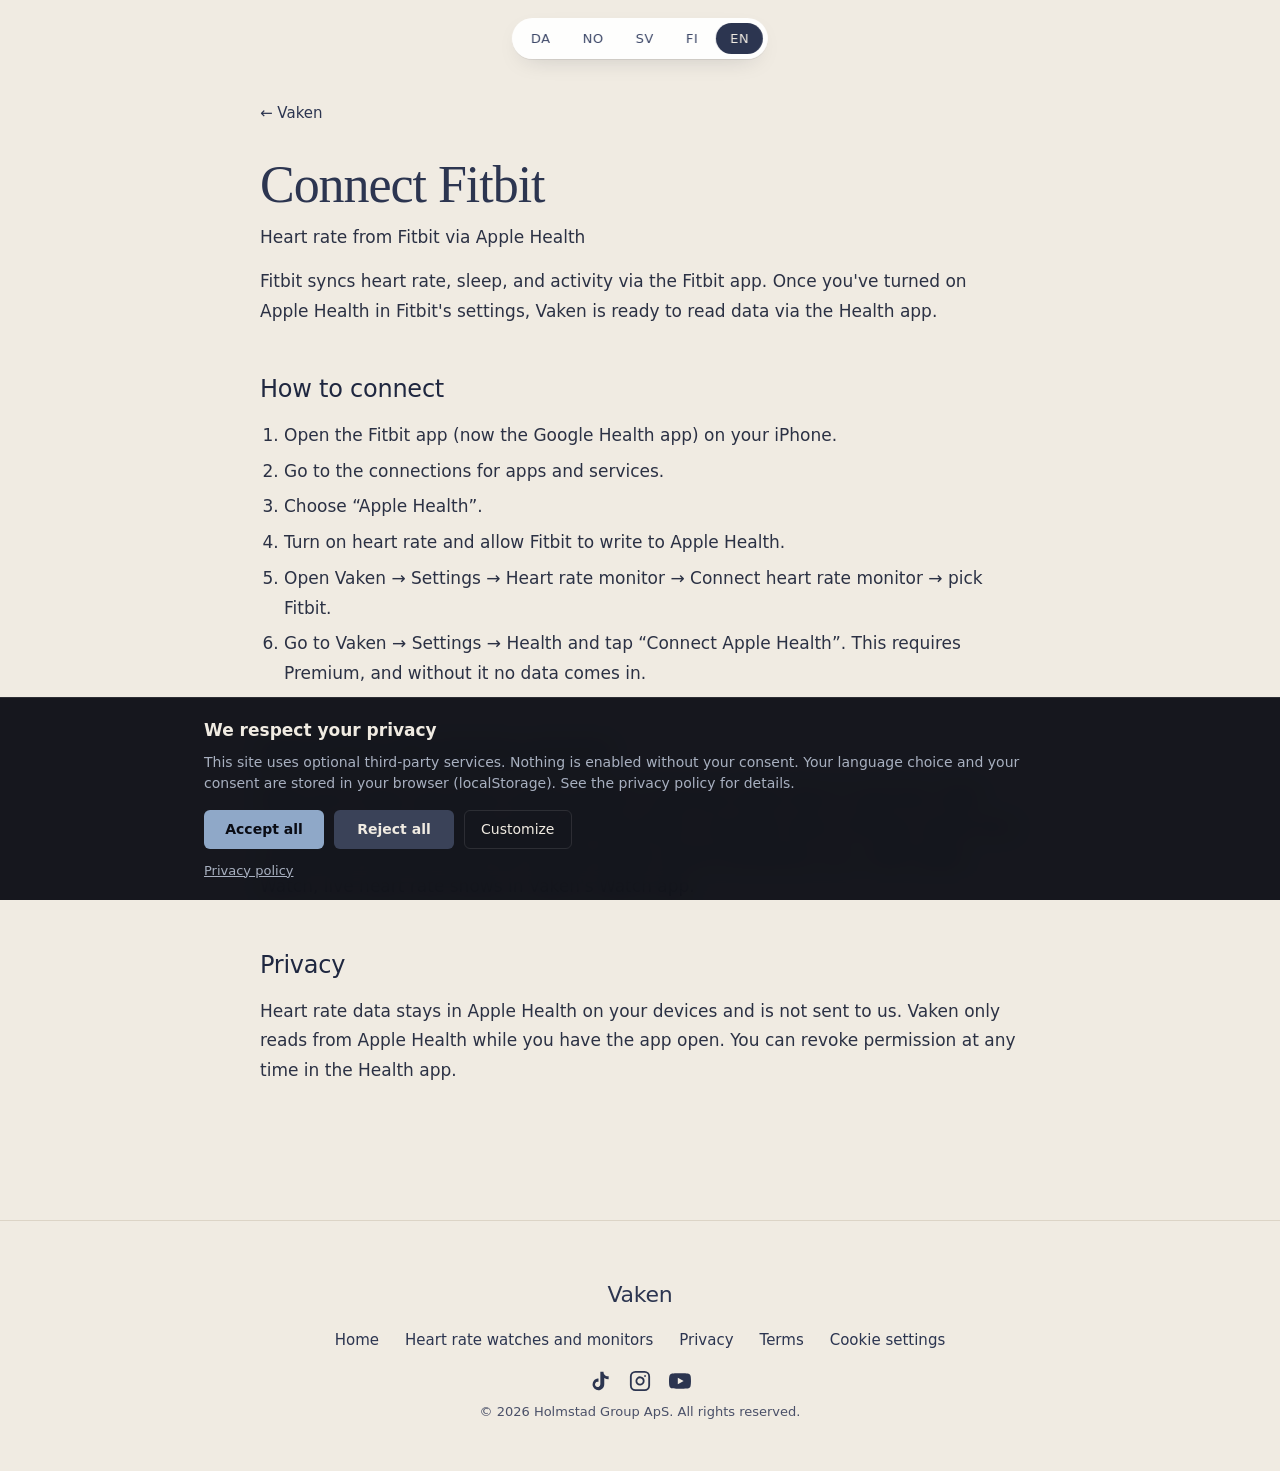
<file: connect/fitbit.html>
<!DOCTYPE html>
<html lang="da">
<head>
    <meta charset="UTF-8">
    <meta name="viewport" content="width=device-width, initial-scale=1.0">
    <title>Tilkobl Fitbit, Vaken</title>
    <meta name="description" content="Sådan får du puls fra Fitbit i Vaken via Fitbit-appen og Apple Health. Data via Apple Health kræver Premium.">
    <link rel="canonical" href="https://vaken.dk/connect/fitbit">
    <link rel="alternate" hreflang="x-default" href="https://vaken.dk/connect/fitbit">
    <link rel="alternate" hreflang="da" href="https://vaken.dk/connect/fitbit?lang=da">
    <link rel="alternate" hreflang="no" href="https://vaken.dk/connect/fitbit?lang=no">
    <link rel="alternate" hreflang="sv" href="https://vaken.dk/connect/fitbit?lang=sv">
    <link rel="alternate" hreflang="fi" href="https://vaken.dk/connect/fitbit?lang=fi">
    <link rel="alternate" hreflang="en" href="https://vaken.dk/connect/fitbit?lang=en">
    <link rel="stylesheet" href="/style.css">
    <link rel="stylesheet" href="/consent.css">
</head>
<body>
    <nav class="lang-nav" aria-label="Sprogvalg / Language">
        <button class="lang-btn active" data-lang="da" aria-label="Dansk" lang="da">DA</button>
        <button class="lang-btn" data-lang="no" aria-label="Norsk" lang="nb">NO</button>
        <button class="lang-btn" data-lang="sv" aria-label="Svenska" lang="sv">SV</button>
        <button class="lang-btn" data-lang="fi" aria-label="Suomi" lang="fi">FI</button>
        <button class="lang-btn" data-lang="en" aria-label="English" lang="en">EN</button>
    </nav>

    <section class="legal-page">
        <div class="container">
            <a href="/" class="back-link">&larr; Vaken</a>

            <h1 data-da="Tilkobl Fitbit" data-no="Koble til Fitbit" data-sv="Anslut Fitbit" data-fi="Yhdistä Fitbit" data-en="Connect Fitbit">Tilkobl Fitbit</h1>
            <p class="legal-date" data-da="Puls fra Fitbit via Apple Health" data-no="Puls fra Fitbit via Apple Health" data-sv="Puls från Fitbit via Apple Health" data-fi="Syke Fitbitistä Apple Healthin kautta" data-en="Heart rate from Fitbit via Apple Health">Puls fra Fitbit via Apple Health</p>

            <p data-da="Fitbit synkroniserer puls, søvn og aktivitet via Fitbit-appen. Når du har slået Apple Health til i Fitbits indstillinger, er Vaken klar til at læse data via Sundhed-appen."
               data-no="Fitbit synkroniserer puls, søvn og aktivitet via Fitbit-appen. Når du har slått Apple Health på i Fitbits innstillinger, er Vaken klar til å lese data via Helse-appen."
               data-sv="Fitbit synkroniserar puls, sömn och aktivitet via Fitbit-appen. När du har aktiverat Apple Health i Fitbits inställningar är Vaken redo att läsa data via Hälsa-appen."
               data-fi="Fitbit synkronoi sykettä, unta ja aktiivisuutta Fitbit-sovelluksen kautta. Kun olet aktivoinut Apple Healthin Fitbitin asetuksissa, Vaken on valmis lukemaan dataa Terveys-sovelluksen kautta."
               data-en="Fitbit syncs heart rate, sleep, and activity via the Fitbit app. Once you've turned on Apple Health in Fitbit's settings, Vaken is ready to read data via the Health app.">
                Fitbit synkroniserer puls, søvn og aktivitet via Fitbit-appen. Når du har slået Apple Health til i Fitbits indstillinger, er Vaken klar til at læse data via Sundhed-appen.
            </p>

            <h2 data-da="Sådan tilkobler du" data-no="Slik kobler du til" data-sv="Så här ansluter du" data-fi="Näin yhdistät" data-en="How to connect">Sådan tilkobler du</h2>
            <ol>
                <li data-da="Åbn Fitbit-appen (nu Google Health-appen) på din iPhone." data-no="Åpne Fitbit-appen (nå Google Health-appen) på iPhone-en din." data-sv="Öppna Fitbit-appen (nu Google Health-appen) på din iPhone." data-fi="Avaa Fitbit-sovellus (nykyään Google Health -sovellus) iPhonellasi." data-en="Open the Fitbit app (now the Google Health app) on your iPhone.">Åbn Fitbit-appen (nu Google Health-appen) på din iPhone.</li>
                <li data-da="Gå til forbindelserne til apps og tjenester." data-no="Gå til tilkoblingene til apper og tjenester." data-sv="Gå till anslutningarna till appar och tjänster." data-fi="Siirry sovellusten ja palvelujen yhteyksiin." data-en="Go to the connections for apps and services.">Gå til forbindelserne til apps og tjenester.</li>
                <li data-da="Vælg &ldquo;Apple Health&rdquo;." data-no="Velg &ldquo;Apple Health&rdquo;." data-sv="Välj &ldquo;Apple Health&rdquo;." data-fi="Valitse &ldquo;Apple Health&rdquo;." data-en="Choose &ldquo;Apple Health&rdquo;.">Vælg &ldquo;Apple Health&rdquo;.</li>
                <li data-da="Slå puls til, og tillad at Fitbit skriver til Apple Health." data-no="Slå på puls, og tillat at Fitbit skriver til Apple Health." data-sv="Slå på puls och tillåt att Fitbit skriver till Apple Health." data-fi="Ota syke käyttöön ja salli Fitbitin kirjoittaa Apple Healthiin." data-en="Turn on heart rate and allow Fitbit to write to Apple Health.">Slå puls til, og tillad at Fitbit skriver til Apple Health.</li>
                <li data-da="Åbn Vaken &rarr; Indstillinger &rarr; Pulsmåler &rarr; Tilkobl pulsmåler &rarr; vælg Fitbit." data-no="Åpne Vaken &rarr; Innstillinger &rarr; Pulsmåler &rarr; Koble til pulsmåler &rarr; velg Fitbit." data-sv="Öppna Vaken &rarr; Inställningar &rarr; Pulsmätare &rarr; Anslut pulsmätare &rarr; välj Fitbit." data-fi="Avaa Vaken &rarr; Asetukset &rarr; Sykemittari &rarr; Yhdistä sykemittari &rarr; valitse Fitbit." data-en="Open Vaken &rarr; Settings &rarr; Heart rate monitor &rarr; Connect heart rate monitor &rarr; pick Fitbit.">Åbn Vaken &rarr; Indstillinger &rarr; Pulsmåler &rarr; Tilkobl pulsmåler &rarr; vælg Fitbit.</li>
                <li data-da="Gå til Vaken &rarr; Indstillinger &rarr; Sundhed og tryk &ldquo;Tilslut Apple Health&rdquo;. Det kræver Premium, og uden det kommer der ingen data." data-no="Gå til Vaken &rarr; Innstillinger &rarr; Helse og trykk &ldquo;Koble til Apple Health&rdquo;. Det krever Premium, og uten det kommer det ingen data." data-sv="Gå till Vaken &rarr; Inställningar &rarr; Hälsa och tryck på &ldquo;Anslut Apple Health&rdquo;. Det kräver Premium, och utan det kommer inga data." data-fi="Siirry kohtaan Vaken &rarr; Asetukset &rarr; Terveys ja napauta &ldquo;Yhdistä Apple Health&rdquo;. Se vaatii Premiumin, eikä dataa tule ilman sitä." data-en="Go to Vaken &rarr; Settings &rarr; Health and tap &ldquo;Connect Apple Health&rdquo;. This requires Premium, and without it no data comes in.">Gå til Vaken &rarr; Indstillinger &rarr; Sundhed og tryk &ldquo;Tilslut Apple Health&rdquo;. Det kræver Premium, og uden det kommer der ingen data.</li>
            </ol>

            <h2 data-da="Live puls under session" data-no="Live puls under økt" data-sv="Livepuls under session" data-fi="Live-syke istunnon aikana" data-en="Live heart rate during session">Live puls under session</h2>
            <p data-da="Fitbit synkroniserer pulsdata til Apple Health i intervaller, ikke i realtid. Med Premium får du baseline-puls fra Fitbit. Live puls på iPhone kommer fra en Bluetooth-pulsmåler (Polar H10, Wahoo TICKR, Garmin Broadcast m.fl.). Med Apple Watch vises live puls i Vakens Watch-app."
               data-no="Fitbit synkroniserer pulsdata til Apple Health i intervaller, ikke i sanntid. Med Premium får du baseline-puls fra Fitbit. Live puls på iPhone kommer fra en Bluetooth-pulsmåler (Polar H10, Wahoo TICKR, Garmin Broadcast m.fl.). Med Apple Watch vises live puls i Vakens Watch-app."
               data-sv="Fitbit synkar pulsdata till Apple Health i intervall, inte i realtid. Med Premium får du baseline-puls från Fitbit. Livepuls på iPhone kommer från en Bluetooth-pulsmätare (Polar H10, Wahoo TICKR, Garmin Broadcast m.fl.). Med Apple Watch visas livepuls i Vakens Watch-app."
               data-fi="Fitbit synkronoi sykedataa Apple Healthiin intervalleilla, ei reaaliajassa. Premiumilla saat lähtötason sykkeen Fitbitistä. Live-syke iPhonella tulee Bluetooth-sykemittarista (Polar H10, Wahoo TICKR, Garmin Broadcast yms.). Apple Watchilla live-syke näkyy Vakenin Watch-sovelluksessa."
               data-en="Fitbit syncs heart rate data to Apple Health in intervals rather than in real time. With Premium, you'll get baseline heart rate from Fitbit. Live heart rate on iPhone comes from a Bluetooth monitor (Polar H10, Wahoo TICKR, Garmin Broadcast, etc.). With Apple Watch, live heart rate shows in Vaken's Watch app.">
                Fitbit synkroniserer pulsdata til Apple Health i intervaller, ikke i realtid. Med Premium får du baseline-puls fra Fitbit. Live puls på iPhone kommer fra en Bluetooth-pulsmåler (Polar H10, Wahoo TICKR, Garmin Broadcast m.fl.). Med Apple Watch vises live puls i Vakens Watch-app.
            </p>

            <h2 data-da="Privatliv" data-no="Personvern" data-sv="Integritet" data-fi="Tietosuoja" data-en="Privacy">Privatliv</h2>
            <p data-da="Pulsdata bliver i Apple Health på dine enheder og sendes ikke til os. Vaken læser kun fra Apple Health, mens du har appen åben. Du kan trække tilladelsen tilbage når som helst i Sundhed-appen."
               data-no="Pulsdata blir i Apple Health på enhetene dine og sendes ikke til oss. Vaken leser kun fra Apple Health mens du har appen åpen. Du kan trekke tillatelsen tilbake når som helst i Helse-appen."
               data-sv="Pulsdata finns kvar i Apple Health på dina enheter och skickas inte till oss. Vaken läser bara från Apple Health medan du har appen öppen. Du kan dra tillbaka behörigheten när som helst i Hälsa-appen."
               data-fi="Sykedata pysyy Apple Healthissa laitteillasi, eikä sitä lähetetä meille. Vaken lukee Apple Healthia vain, kun sovellus on auki. Voit perua luvan milloin tahansa Terveys-sovelluksessa."
               data-en="Heart rate data stays in Apple Health on your devices and is not sent to us. Vaken only reads from Apple Health while you have the app open. You can revoke permission at any time in the Health app.">
                Pulsdata bliver i Apple Health på dine enheder og sendes ikke til os. Vaken læser kun fra Apple Health, mens du har appen åben. Du kan trække tilladelsen tilbage når som helst i Sundhed-appen.
            </p>
        </div>
    </section>

    <footer>
        <div class="container">
            <p class="footer-name">Vaken</p>
            <div class="footer-links">
                <a href="/" data-da="Forside" data-no="Forside" data-sv="Startsida" data-fi="Etusivu" data-en="Home">Forside</a>
                <a href="/connect/" data-da="Pulsure og pulsmålere" data-no="Pulsklokker og pulsmålere" data-sv="Pulsklockor och pulsmätare" data-fi="Sykekellot ja sykemittarit" data-en="Heart rate watches and monitors">Pulsure og pulsmålere</a>
                <a href="/privacy" data-da="Privatlivspolitik" data-no="Personvernerklæring" data-sv="Integritetspolicy" data-fi="Tietosuojakäytäntö" data-en="Privacy">Privatlivspolitik</a>
                <a href="/terms" data-da="Vilkår" data-no="Vilkår" data-sv="Villkor" data-fi="Ehdot" data-en="Terms">Vilkår</a>
                <a href="#" data-cc-open-settings data-da="Cookie-indstillinger" data-no="Cookie-innstillinger" data-sv="Cookie-inställningar" data-fi="Evästeasetukset" data-en="Cookie settings">Cookie-indstillinger</a>
            </div>
            <div class="footer-social">
                <a href="https://www.tiktok.com/@HolmstadIT" aria-label="TikTok" target="_blank" rel="noopener noreferrer">
                    <svg viewBox="0 0 24 24" fill="currentColor" aria-hidden="true"><path d="M19.59 6.69a4.83 4.83 0 0 1-3.77-4.25V2h-3.45v13.67a2.89 2.89 0 0 1-5.2 1.74 2.89 2.89 0 0 1 2.31-4.64 2.93 2.93 0 0 1 .88.13V9.4a6.84 6.84 0 0 0-1-.05A6.33 6.33 0 0 0 5.8 20.1a6.34 6.34 0 0 0 10.86-4.43v-7a8.16 8.16 0 0 0 4.77 1.52v-3.4a4.85 4.85 0 0 1-1.84-.1z"/></svg>
                </a>
                <a href="https://www.instagram.com/holmstadit" aria-label="Instagram" target="_blank" rel="noopener noreferrer">
                    <svg viewBox="0 0 24 24" fill="none" stroke="currentColor" stroke-width="2" stroke-linecap="round" stroke-linejoin="round" aria-hidden="true"><rect x="2" y="2" width="20" height="20" rx="5" ry="5"/><path d="M16 11.37A4 4 0 1 1 12.63 8 4 4 0 0 1 16 11.37z"/><line x1="17.5" y1="6.5" x2="17.51" y2="6.5"/></svg>
                </a>
                <a href="https://www.youtube.com/@HolmstadIT" aria-label="YouTube" target="_blank" rel="noopener noreferrer">
                    <svg viewBox="0 0 24 24" fill="currentColor" aria-hidden="true"><path d="M23.5 6.2a3 3 0 0 0-2.1-2.1C19.6 3.6 12 3.6 12 3.6s-7.6 0-9.4.5A3 3 0 0 0 .5 6.2C0 8 0 12 0 12s0 4 .5 5.8a3 3 0 0 0 2.1 2.1c1.8.5 9.4.5 9.4.5s7.6 0 9.4-.5a3 3 0 0 0 2.1-2.1c.5-1.8.5-5.8.5-5.8s0-4-.5-5.8zM9.6 15.6V8.4l6.4 3.6-6.4 3.6z"/></svg>
                </a>
            </div>
            <p class="footer-copyright" data-da="&copy; 2026 Holmstad Group ApS. Alle rettigheder forbeholdes." data-no="&copy; 2026 Holmstad Group ApS. Alle rettigheter forbeholdt." data-sv="&copy; 2026 Holmstad Group ApS. Alla rättigheter förbehållna." data-fi="&copy; 2026 Holmstad Group ApS. Kaikki oikeudet pidätetään." data-en="&copy; 2026 Holmstad Group ApS. All rights reserved.">&copy; 2026 Holmstad Group ApS. Alle rettigheder forbeholdes.</p>
        </div>
    </footer>

    <script>
        window.COOKIE_CONSENT_CONFIG = {
            privacyUrl: '/privacy',
            detectLang: function () {
                var m = /[?&]lang=(da|no|sv|fi|en)(&|$)/.exec(window.location.search);
                if (m) return m[1];
                try {
                    var l = localStorage.getItem('vaken-lang');
                    if (l) return l;
                } catch (e) {}
                var b = (navigator.language || 'en').toLowerCase();
                if (b.indexOf('da') === 0) return 'da';
                if (b.indexOf('nb') === 0 || b.indexOf('nn') === 0 || b.indexOf('no') === 0) return 'no';
                if (b.indexOf('sv') === 0) return 'sv';
                if (b.indexOf('fi') === 0) return 'fi';
                return 'en';
            },
            services: {
                'google-fonts': {
                    label: {
                        da: 'Google Fonts', no: 'Google Fonts', sv: 'Google Fonts',
                        fi: 'Google Fonts', en: 'Google Fonts'
                    },
                    description: {
                        da: 'Indlæser skrifttypen Inter fra Googles servere. Dette sender din IP-adresse til Google. Uden samtykke bruges en fallback-skrifttype.',
                        no: 'Laster skriften Inter fra Googles servere. Dette sender IP-adressen din til Google. Uten samtykke brukes en fallback-skrift.',
                        sv: 'Laddar typsnittet Inter från Googles servrar. Detta skickar din IP-adress till Google. Utan samtycke används ett fallback-typsnitt.',
                        fi: 'Lataa Inter-kirjasimen Googlen palvelimilta. Tämä lähettää IP-osoitteesi Googlelle. Ilman suostumusta käytetään varakirjasinta.',
                        en: 'Loads the Inter font from Google servers. This sends your IP address to Google. A fallback font is used without consent.'
                    },
                    onAccept: function () {
                        var pc1 = document.createElement('link');
                        pc1.rel = 'preconnect'; pc1.href = 'https://fonts.googleapis.com';
                        document.head.appendChild(pc1);
                        var pc2 = document.createElement('link');
                        pc2.rel = 'preconnect'; pc2.href = 'https://fonts.gstatic.com'; pc2.crossOrigin = '';
                        document.head.appendChild(pc2);
                        var link = document.createElement('link');
                        link.rel = 'stylesheet';
                        link.href = 'https://fonts.googleapis.com/css2?family=Inter:wght@300;400;500;600&display=swap';
                        document.head.appendChild(link);
                    }
                }
            }
        };
    </script>
    <script src="/consent.js"></script>
    <script src="/script.js"></script>
</body>
</html>
</file>
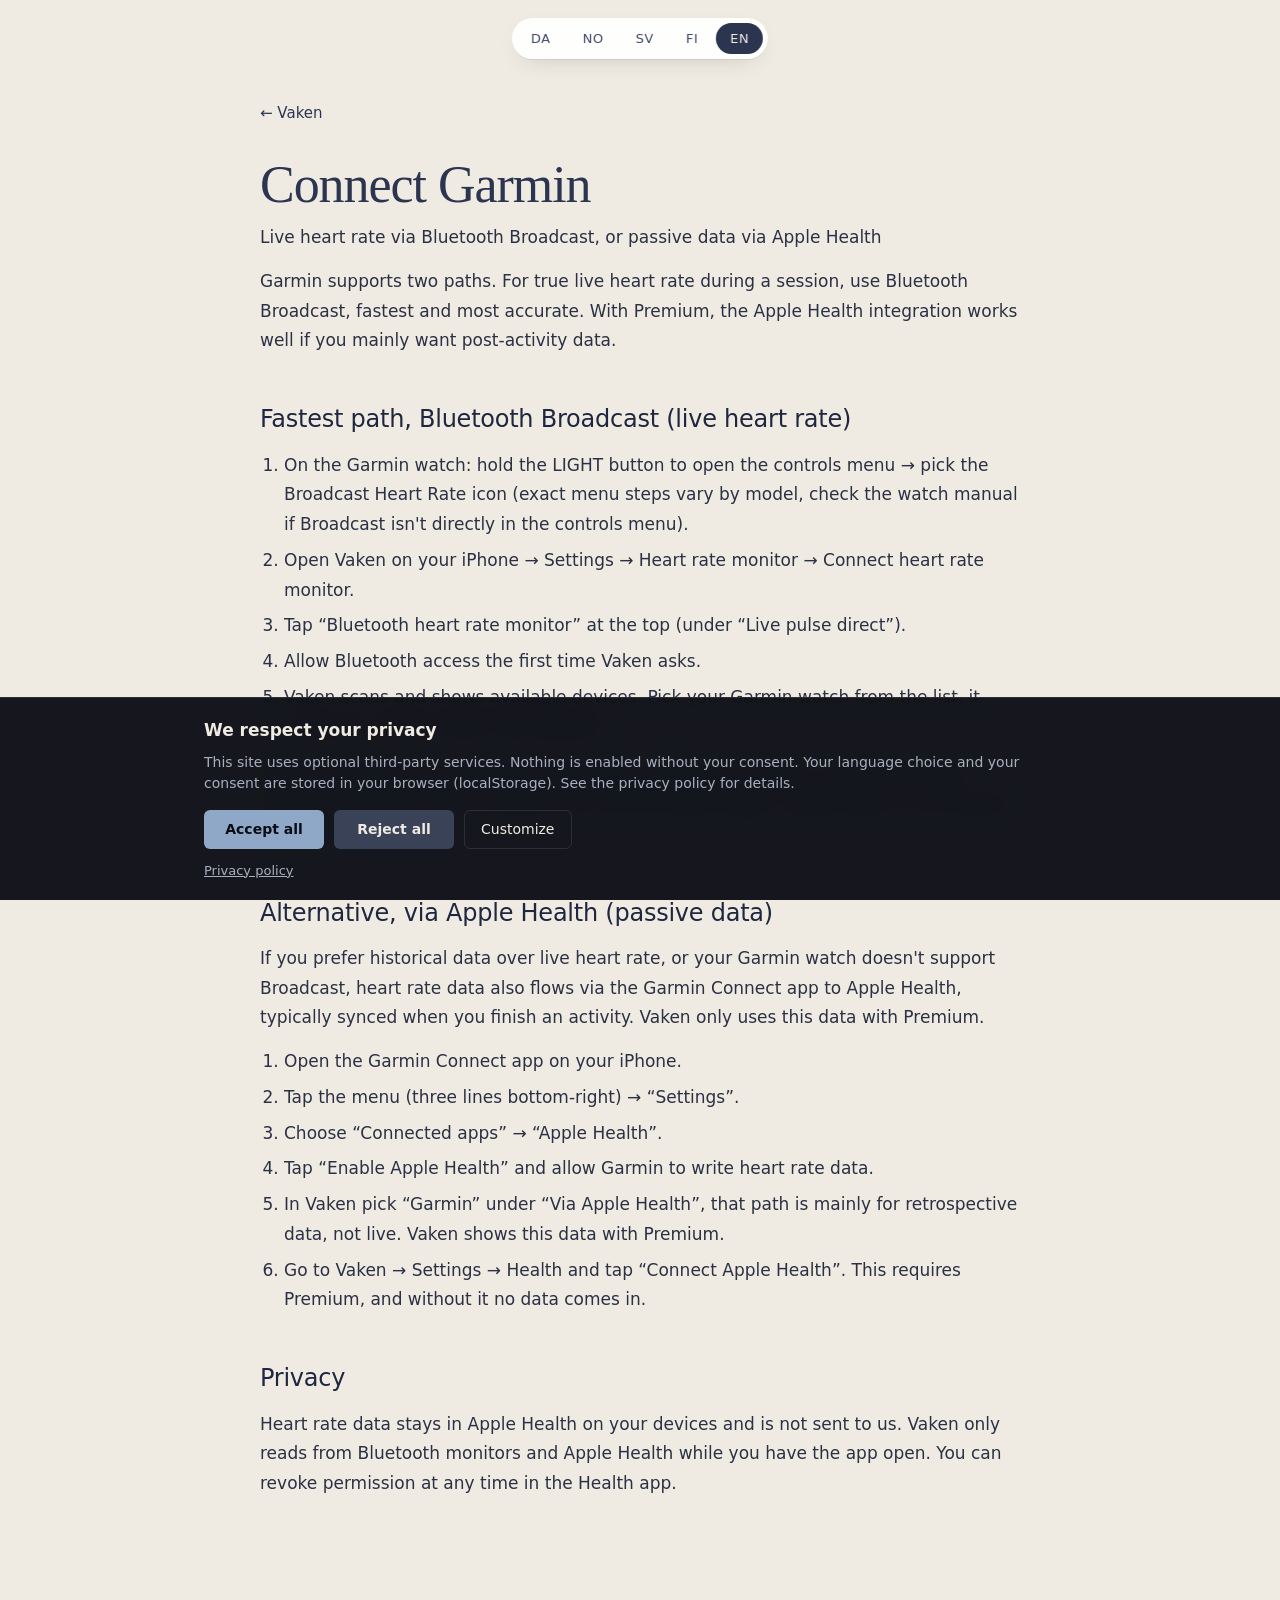
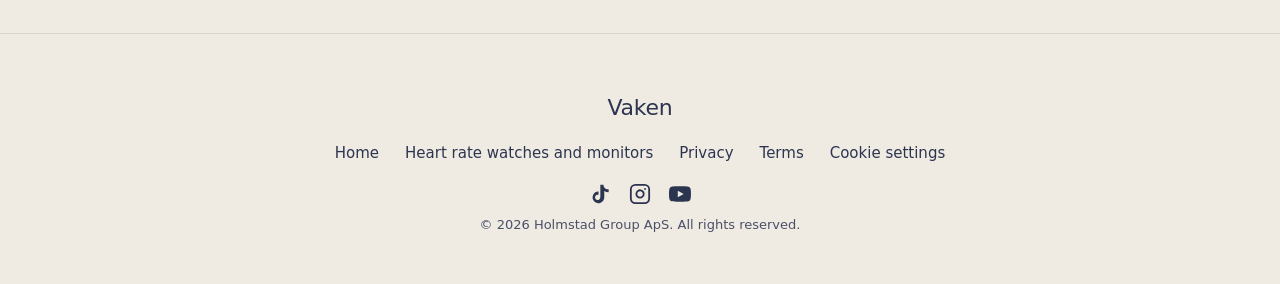
<file: connect/garmin.html>
<!DOCTYPE html>
<html lang="da">
<head>
    <meta charset="UTF-8">
    <meta name="viewport" content="width=device-width, initial-scale=1.0">
    <title>Tilkobl Garmin, Vaken</title>
    <meta name="description" content="Sådan får du puls fra Garmin i Vaken via Garmin Connect og Apple Health. Data via Apple Health kræver Premium.">
    <link rel="canonical" href="https://vaken.dk/connect/garmin">
    <link rel="alternate" hreflang="x-default" href="https://vaken.dk/connect/garmin">
    <link rel="alternate" hreflang="da" href="https://vaken.dk/connect/garmin?lang=da">
    <link rel="alternate" hreflang="no" href="https://vaken.dk/connect/garmin?lang=no">
    <link rel="alternate" hreflang="sv" href="https://vaken.dk/connect/garmin?lang=sv">
    <link rel="alternate" hreflang="fi" href="https://vaken.dk/connect/garmin?lang=fi">
    <link rel="alternate" hreflang="en" href="https://vaken.dk/connect/garmin?lang=en">
    <link rel="stylesheet" href="/style.css">
    <link rel="stylesheet" href="/consent.css">
</head>
<body>
    <nav class="lang-nav" aria-label="Sprogvalg / Language">
        <button class="lang-btn active" data-lang="da" aria-label="Dansk" lang="da">DA</button>
        <button class="lang-btn" data-lang="no" aria-label="Norsk" lang="nb">NO</button>
        <button class="lang-btn" data-lang="sv" aria-label="Svenska" lang="sv">SV</button>
        <button class="lang-btn" data-lang="fi" aria-label="Suomi" lang="fi">FI</button>
        <button class="lang-btn" data-lang="en" aria-label="English" lang="en">EN</button>
    </nav>

    <section class="legal-page">
        <div class="container">
            <a href="/" class="back-link">&larr; Vaken</a>

            <h1 data-da="Tilkobl Garmin" data-no="Koble til Garmin" data-sv="Anslut Garmin" data-fi="Yhdistä Garmin" data-en="Connect Garmin">Tilkobl Garmin</h1>
            <p class="legal-date" data-da="Live puls via Bluetooth Broadcast, eller passive data via Apple Health" data-no="Live puls via Bluetooth Broadcast, eller passive data via Apple Health" data-sv="Livepuls via Bluetooth Broadcast, eller passiva data via Apple Health" data-fi="Live-syke Bluetooth Broadcastilla, tai passiivinen data Apple Healthin kautta" data-en="Live heart rate via Bluetooth Broadcast, or passive data via Apple Health">Live puls via Bluetooth Broadcast, eller passive data via Apple Health</p>

            <p data-da="Garmin understøtter to veje. Vil du have ægte live puls under sessionen, brug Bluetooth Broadcast, det er den hurtigste og mest præcise. Med Premium går Apple Health-integrationen fint, hvis du primært vil have data efter aktiviteter."
               data-no="Garmin støtter to veier. Vil du ha ekte live puls under økten, bruk Bluetooth Broadcast, det er den raskeste og mest presise. Med Premium fungerer Apple Health-integrasjonen fint hvis du først og fremst vil ha data etter aktiviteter."
               data-sv="Garmin stödjer två vägar. Vill du ha riktig livepuls under sessionen, använd Bluetooth Broadcast, det är snabbast och mest precist. Med Premium fungerar Apple Health-integrationen bra om du främst vill ha data efter aktiviteter."
               data-fi="Garmin tukee kahta tapaa. Jos haluat aitoa live-sykettä istunnon aikana, käytä Bluetooth Broadcastia, se on nopein ja tarkin. Premiumilla Apple Health -integraatio toimii hyvin, jos haluat pääasiassa dataa aktiviteettien jälkeen."
               data-en="Garmin supports two paths. For true live heart rate during a session, use Bluetooth Broadcast, fastest and most accurate. With Premium, the Apple Health integration works well if you mainly want post-activity data.">
                Garmin understøtter to veje. Vil du have ægte live puls under sessionen, brug Bluetooth Broadcast, det er den hurtigste og mest præcise. Med Premium går Apple Health-integrationen fint, hvis du primært vil have data efter aktiviteter.
            </p>

            <h2 data-da="Hurtigste vej, Bluetooth Broadcast (live puls)" data-no="Raskeste vei, Bluetooth Broadcast (live puls)" data-sv="Snabbaste vägen, Bluetooth Broadcast (livepuls)" data-fi="Nopein tapa, Bluetooth Broadcast (live-syke)" data-en="Fastest path, Bluetooth Broadcast (live heart rate)">Hurtigste vej, Bluetooth Broadcast (live puls)</h2>
            <ol>
                <li data-da="På Garmin-uret: hold LIGHT-knappen nede for at åbne kontrolmenuen &rarr; vælg ikonet for Broadcast Heart Rate (præcise menu-trin varierer pr. model, se urets manual hvis Broadcast ikke står direkte i kontrolmenuen)." data-no="På Garmin-uret: hold LIGHT-knappen nede for å åpne kontrollmenyen &rarr; velg ikonet for Broadcast Heart Rate (presise menytrinn varierer per modell, se urets manual hvis Broadcast ikke står direkte i kontrollmenyen)." data-sv="På Garmin-klockan: håll LIGHT-knappen intryckt för att öppna kontrollmenyn &rarr; välj ikonen för Broadcast Heart Rate (exakta menysteg varierar per modell, se klockans manual om Broadcast inte finns direkt i kontrollmenyn)." data-fi="Garmin-kellossa: pidä LIGHT-painiketta painettuna avataksesi ohjausvalikon &rarr; valitse Broadcast Heart Rate -kuvake (tarkat valikkokohdat vaihtelevat malleittain, katso kellon ohjekirjaa, jos Broadcast ei ole suoraan ohjausvalikossa)." data-en="On the Garmin watch: hold the LIGHT button to open the controls menu &rarr; pick the Broadcast Heart Rate icon (exact menu steps vary by model, check the watch manual if Broadcast isn't directly in the controls menu).">På Garmin-uret: hold LIGHT-knappen nede for at åbne kontrolmenuen &rarr; vælg ikonet for Broadcast Heart Rate (præcise menu-trin varierer pr. model, se urets manual hvis Broadcast ikke står direkte i kontrolmenuen).</li>
                <li data-da="Åbn Vaken på din iPhone &rarr; Indstillinger &rarr; Pulsmåler &rarr; Tilkobl pulsmåler." data-no="Åpne Vaken på iPhone-en &rarr; Innstillinger &rarr; Pulsmåler &rarr; Koble til pulsmåler." data-sv="Öppna Vaken på din iPhone &rarr; Inställningar &rarr; Pulsmätare &rarr; Anslut pulsmätare." data-fi="Avaa Vaken iPhonessasi &rarr; Asetukset &rarr; Sykemittari &rarr; Yhdistä sykemittari." data-en="Open Vaken on your iPhone &rarr; Settings &rarr; Heart rate monitor &rarr; Connect heart rate monitor.">Åbn Vaken på din iPhone &rarr; Indstillinger &rarr; Pulsmåler &rarr; Tilkobl pulsmåler.</li>
                <li data-da="Tryk på &ldquo;Bluetooth-pulsmåler&rdquo; øverst (under &ldquo;Live puls direkte&rdquo;)." data-no="Trykk &ldquo;Bluetooth-pulsmåler&rdquo; øverst (under &ldquo;Live puls direkte&rdquo;)." data-sv="Tryck &ldquo;Bluetooth-pulsmätare&rdquo; högst upp (under &ldquo;Livepuls direkt&rdquo;)." data-fi="Napauta &ldquo;Bluetooth-sykemittari&rdquo; ylhäältä (kohdassa &ldquo;Live-syke suoraan&rdquo;)." data-en="Tap &ldquo;Bluetooth heart rate monitor&rdquo; at the top (under &ldquo;Live pulse direct&rdquo;).">Tryk på &ldquo;Bluetooth-pulsmåler&rdquo; øverst (under &ldquo;Live puls direkte&rdquo;).</li>
                <li data-da="Tillad Bluetooth-adgang første gang Vaken spørger." data-no="Tillat Bluetooth-tilgang første gang Vaken spør." data-sv="Tillåt Bluetooth-åtkomst första gången Vaken frågar." data-fi="Salli Bluetooth-käyttö, kun Vaken kysyy ensimmäisen kerran." data-en="Allow Bluetooth access the first time Vaken asks.">Tillad Bluetooth-adgang første gang Vaken spørger.</li>
                <li data-da="Vaken scanner og viser tilgængelige enheder. Vælg dit Garmin-ur i listen, det forbinder, og live puls vises." data-no="Vaken skanner og viser tilgjengelige enheter. Velg ditt Garmin-ur i listen, det kobler til, og live puls vises." data-sv="Vaken skannar och visar tillgängliga enheter. Välj din Garmin-klocka i listan, den ansluter, och livepuls visas." data-fi="Vaken skannaa ja näyttää saatavilla olevat laitteet. Valitse Garmin-kellosi listasta, se yhdistyy, ja live-syke näkyy." data-en="Vaken scans and shows available devices. Pick your Garmin watch from the list, it connects, and live heart rate appears.">Vaken scanner og viser tilgængelige enheder. Vælg dit Garmin-ur i listen, det forbinder, og live puls vises.</li>
            </ol>
            <p data-da="Garmin slukker typisk Broadcast Heart Rate efter en aktivitet eller når uret går i strømsparetilstand. Hvis Vaken ikke ser uret igen, gentag trin 1 for at genaktivere Broadcast."
               data-no="Garmin slår vanligvis av Broadcast Heart Rate etter en aktivitet eller når uret går i strømsparemodus. Hvis Vaken ikke ser uret igjen, gjenta trinn 1 for å aktivere Broadcast på nytt."
               data-sv="Garmin stänger vanligtvis av Broadcast Heart Rate efter en aktivitet eller när klockan går i strömsparläge. Om Vaken inte ser klockan igen, upprepa steg 1 för att återaktivera Broadcast."
               data-fi="Garmin sammuttaa Broadcast Heart Raten yleensä aktiviteetin jälkeen tai kun kello menee virransäästötilaan. Jos Vaken ei näe kelloa uudelleen, toista vaihe 1 aktivoidaksesi Broadcastin uudelleen."
               data-en="Garmin typically turns Broadcast Heart Rate off after an activity or when the watch enters power-save mode. If Vaken can't see the watch again, repeat step 1 to re-enable Broadcast.">
                Garmin slukker typisk Broadcast Heart Rate efter en aktivitet eller når uret går i strømsparetilstand. Hvis Vaken ikke ser uret igen, gentag trin 1 for at genaktivere Broadcast.
            </p>

            <h2 data-da="Alternativ, via Apple Health (passive data)" data-no="Alternativ, via Apple Health (passive data)" data-sv="Alternativ, via Apple Health (passiva data)" data-fi="Vaihtoehto, Apple Healthin kautta (passiivinen data)" data-en="Alternative, via Apple Health (passive data)">Alternativ, via Apple Health (passive data)</h2>
            <p data-da="Hvis du foretrækker historiske data frem for live puls, eller dit Garmin-ur ikke understøtter Broadcast, går pulsdata også via Garmin Connect-appen til Apple Health. De synkroniseres typisk, når du afslutter en aktivitet. Vaken bruger dem kun med Premium."
               data-no="Hvis du foretrekker historiske data fremfor live puls, eller Garmin-uret ditt ikke støtter Broadcast, går pulsdata også via Garmin Connect-appen til Apple Health. De synkroniseres typisk når du avslutter en aktivitet. Vaken bruker dem bare med Premium."
               data-sv="Om du föredrar historiska data framför livepuls, eller om din Garmin-klocka inte stödjer Broadcast, går pulsdata också via Garmin Connect-appen till Apple Health. De synkas vanligtvis när du avslutar en aktivitet. Vaken använder dem bara med Premium."
               data-fi="Jos suosit historiallista dataa live-sykkeen sijaan, tai Garmin-kellosi ei tue Broadcastia, sykedata kulkee myös Garmin Connect -sovelluksen kautta Apple Healthiin. Ne synkronoidaan tyypillisesti aktiviteetin lopuksi. Vaken käyttää niitä vain Premiumilla."
               data-en="If you prefer historical data over live heart rate, or your Garmin watch doesn't support Broadcast, heart rate data also flows via the Garmin Connect app to Apple Health, typically synced when you finish an activity. Vaken only uses this data with Premium.">
                Hvis du foretrækker historiske data frem for live puls, eller dit Garmin-ur ikke understøtter Broadcast, går pulsdata også via Garmin Connect-appen til Apple Health. De synkroniseres typisk, når du afslutter en aktivitet. Vaken bruger dem kun med Premium.
            </p>
            <ol>
                <li data-da="Åbn Garmin Connect-appen på din iPhone." data-no="Åpne Garmin Connect-appen på iPhone-en din." data-sv="Öppna Garmin Connect-appen på din iPhone." data-fi="Avaa Garmin Connect -sovellus iPhonessasi." data-en="Open the Garmin Connect app on your iPhone.">Åbn Garmin Connect-appen på din iPhone.</li>
                <li data-da="Tryk på menuen (de tre streger nederst til højre) &rarr; &ldquo;Indstillinger&rdquo;." data-no="Trykk menyen (de tre strekene nederst til høyre) &rarr; &ldquo;Innstillinger&rdquo;." data-sv="Tryck på menyn (de tre strecken nere till höger) &rarr; &ldquo;Inställningar&rdquo;." data-fi="Napauta valikkoa (kolme viivaa oikeassa alakulmassa) &rarr; &ldquo;Asetukset&rdquo;." data-en="Tap the menu (three lines bottom-right) &rarr; &ldquo;Settings&rdquo;.">Tryk på menuen (de tre streger nederst til højre) &rarr; &ldquo;Indstillinger&rdquo;.</li>
                <li data-da="Vælg &ldquo;Tilsluttede apps&rdquo; &rarr; &ldquo;Apple Health&rdquo;." data-no="Velg &ldquo;Tilkoblede apper&rdquo; &rarr; &ldquo;Apple Health&rdquo;." data-sv="Välj &ldquo;Anslutna appar&rdquo; &rarr; &ldquo;Apple Health&rdquo;." data-fi="Valitse &ldquo;Yhdistetyt sovellukset&rdquo; &rarr; &ldquo;Apple Health&rdquo;." data-en="Choose &ldquo;Connected apps&rdquo; &rarr; &ldquo;Apple Health&rdquo;.">Vælg &ldquo;Tilsluttede apps&rdquo; &rarr; &ldquo;Apple Health&rdquo;.</li>
                <li data-da="Tryk på &ldquo;Aktivér Apple Health&rdquo; og tillad Garmin at skrive pulsdata." data-no="Trykk &ldquo;Aktiver Apple Health&rdquo; og tillat Garmin å skrive pulsdata." data-sv="Tryck &ldquo;Aktivera Apple Health&rdquo; och tillåt Garmin att skriva pulsdata." data-fi="Napauta &ldquo;Aktivoi Apple Health&rdquo; ja salli Garminin kirjoittaa sykedataa." data-en="Tap &ldquo;Enable Apple Health&rdquo; and allow Garmin to write heart rate data.">Tryk på &ldquo;Aktivér Apple Health&rdquo; og tillad Garmin at skrive pulsdata.</li>
                <li data-da="I Vaken vælges &ldquo;Garmin&rdquo; under &ldquo;Via Apple Health&rdquo;, det er primært til retrospektive data, ikke live. Vaken viser de data med Premium." data-no="I Vaken velges &ldquo;Garmin&rdquo; under &ldquo;Via Apple Health&rdquo;, det er primært for retrospektive data, ikke live. Vaken viser disse dataene med Premium." data-sv="I Vaken väljs &ldquo;Garmin&rdquo; under &ldquo;Via Apple Health&rdquo;, det är främst för retrospektiva data, inte live. Vaken visar dessa data med Premium." data-fi="Vakenissa valitaan &ldquo;Garmin&rdquo; kohdasta &ldquo;Apple Healthin kautta&rdquo;, se on pääasiassa takautuvaa dataa varten, ei live. Vaken näyttää nämä tiedot Premiumilla." data-en="In Vaken pick &ldquo;Garmin&rdquo; under &ldquo;Via Apple Health&rdquo;, that path is mainly for retrospective data, not live. Vaken shows this data with Premium.">I Vaken vælges &ldquo;Garmin&rdquo; under &ldquo;Via Apple Health&rdquo;, det er primært til retrospektive data, ikke live. Vaken viser de data med Premium.</li>
                <li data-da="Gå til Vaken &rarr; Indstillinger &rarr; Sundhed og tryk &ldquo;Tilslut Apple Health&rdquo;. Det kræver Premium, og uden det kommer der ingen data." data-no="Gå til Vaken &rarr; Innstillinger &rarr; Helse og trykk &ldquo;Koble til Apple Health&rdquo;. Det krever Premium, og uten det kommer det ingen data." data-sv="Gå till Vaken &rarr; Inställningar &rarr; Hälsa och tryck på &ldquo;Anslut Apple Health&rdquo;. Det kräver Premium, och utan det kommer inga data." data-fi="Siirry kohtaan Vaken &rarr; Asetukset &rarr; Terveys ja napauta &ldquo;Yhdistä Apple Health&rdquo;. Se vaatii Premiumin, eikä dataa tule ilman sitä." data-en="Go to Vaken &rarr; Settings &rarr; Health and tap &ldquo;Connect Apple Health&rdquo;. This requires Premium, and without it no data comes in.">Gå til Vaken &rarr; Indstillinger &rarr; Sundhed og tryk &ldquo;Tilslut Apple Health&rdquo;. Det kræver Premium, og uden det kommer der ingen data.</li>
            </ol>

            <h2 data-da="Privatliv" data-no="Personvern" data-sv="Integritet" data-fi="Tietosuoja" data-en="Privacy">Privatliv</h2>
            <p data-da="Pulsdata bliver i Apple Health på dine enheder og sendes ikke til os. Vaken læser kun fra Bluetooth-pulsmålere og Apple Health, mens du har appen åben. Du kan trække tilladelsen tilbage når som helst i Sundhed-appen."
               data-no="Pulsdata blir i Apple Health på enhetene dine og sendes ikke til oss. Vaken leser kun fra Bluetooth-pulsmålere og Apple Health mens du har appen åpen. Du kan trekke tillatelsen tilbake når som helst i Helse-appen."
               data-sv="Pulsdata finns kvar i Apple Health på dina enheter och skickas inte till oss. Vaken läser bara från Bluetooth-pulsmätare och Apple Health medan du har appen öppen. Du kan dra tillbaka behörigheten när som helst i Hälsa-appen."
               data-fi="Sykedata pysyy Apple Healthissa laitteillasi, eikä sitä lähetetä meille. Vaken lukee Bluetooth-sykemittareita ja Apple Healthia vain, kun sovellus on auki. Voit perua luvan milloin tahansa Terveys-sovelluksessa."
               data-en="Heart rate data stays in Apple Health on your devices and is not sent to us. Vaken only reads from Bluetooth monitors and Apple Health while you have the app open. You can revoke permission at any time in the Health app.">
                Pulsdata bliver i Apple Health på dine enheder og sendes ikke til os. Vaken læser kun fra Bluetooth-pulsmålere og Apple Health, mens du har appen åben. Du kan trække tilladelsen tilbage når som helst i Sundhed-appen.
            </p>
        </div>
    </section>

    <footer>
        <div class="container">
            <p class="footer-name">Vaken</p>
            <div class="footer-links">
                <a href="/" data-da="Forside" data-no="Forside" data-sv="Startsida" data-fi="Etusivu" data-en="Home">Forside</a>
                <a href="/connect/" data-da="Pulsure og pulsmålere" data-no="Pulsklokker og pulsmålere" data-sv="Pulsklockor och pulsmätare" data-fi="Sykekellot ja sykemittarit" data-en="Heart rate watches and monitors">Pulsure og pulsmålere</a>
                <a href="/privacy" data-da="Privatlivspolitik" data-no="Personvernerklæring" data-sv="Integritetspolicy" data-fi="Tietosuojakäytäntö" data-en="Privacy">Privatlivspolitik</a>
                <a href="/terms" data-da="Vilkår" data-no="Vilkår" data-sv="Villkor" data-fi="Ehdot" data-en="Terms">Vilkår</a>
                <a href="#" data-cc-open-settings data-da="Cookie-indstillinger" data-no="Cookie-innstillinger" data-sv="Cookie-inställningar" data-fi="Evästeasetukset" data-en="Cookie settings">Cookie-indstillinger</a>
            </div>
            <div class="footer-social">
                <a href="https://www.tiktok.com/@HolmstadIT" aria-label="TikTok" target="_blank" rel="noopener noreferrer">
                    <svg viewBox="0 0 24 24" fill="currentColor" aria-hidden="true"><path d="M19.59 6.69a4.83 4.83 0 0 1-3.77-4.25V2h-3.45v13.67a2.89 2.89 0 0 1-5.2 1.74 2.89 2.89 0 0 1 2.31-4.64 2.93 2.93 0 0 1 .88.13V9.4a6.84 6.84 0 0 0-1-.05A6.33 6.33 0 0 0 5.8 20.1a6.34 6.34 0 0 0 10.86-4.43v-7a8.16 8.16 0 0 0 4.77 1.52v-3.4a4.85 4.85 0 0 1-1.84-.1z"/></svg>
                </a>
                <a href="https://www.instagram.com/holmstadit" aria-label="Instagram" target="_blank" rel="noopener noreferrer">
                    <svg viewBox="0 0 24 24" fill="none" stroke="currentColor" stroke-width="2" stroke-linecap="round" stroke-linejoin="round" aria-hidden="true"><rect x="2" y="2" width="20" height="20" rx="5" ry="5"/><path d="M16 11.37A4 4 0 1 1 12.63 8 4 4 0 0 1 16 11.37z"/><line x1="17.5" y1="6.5" x2="17.51" y2="6.5"/></svg>
                </a>
                <a href="https://www.youtube.com/@HolmstadIT" aria-label="YouTube" target="_blank" rel="noopener noreferrer">
                    <svg viewBox="0 0 24 24" fill="currentColor" aria-hidden="true"><path d="M23.5 6.2a3 3 0 0 0-2.1-2.1C19.6 3.6 12 3.6 12 3.6s-7.6 0-9.4.5A3 3 0 0 0 .5 6.2C0 8 0 12 0 12s0 4 .5 5.8a3 3 0 0 0 2.1 2.1c1.8.5 9.4.5 9.4.5s7.6 0 9.4-.5a3 3 0 0 0 2.1-2.1c.5-1.8.5-5.8.5-5.8s0-4-.5-5.8zM9.6 15.6V8.4l6.4 3.6-6.4 3.6z"/></svg>
                </a>
            </div>
            <p class="footer-copyright" data-da="&copy; 2026 Holmstad Group ApS. Alle rettigheder forbeholdes." data-no="&copy; 2026 Holmstad Group ApS. Alle rettigheter forbeholdt." data-sv="&copy; 2026 Holmstad Group ApS. Alla rättigheter förbehållna." data-fi="&copy; 2026 Holmstad Group ApS. Kaikki oikeudet pidätetään." data-en="&copy; 2026 Holmstad Group ApS. All rights reserved.">&copy; 2026 Holmstad Group ApS. Alle rettigheder forbeholdes.</p>
        </div>
    </footer>

    <script>
        window.COOKIE_CONSENT_CONFIG = {
            privacyUrl: '/privacy',
            detectLang: function () {
                var m = /[?&]lang=(da|no|sv|fi|en)(&|$)/.exec(window.location.search);
                if (m) return m[1];
                try {
                    var l = localStorage.getItem('vaken-lang');
                    if (l) return l;
                } catch (e) {}
                var b = (navigator.language || 'en').toLowerCase();
                if (b.indexOf('da') === 0) return 'da';
                if (b.indexOf('nb') === 0 || b.indexOf('nn') === 0 || b.indexOf('no') === 0) return 'no';
                if (b.indexOf('sv') === 0) return 'sv';
                if (b.indexOf('fi') === 0) return 'fi';
                return 'en';
            },
            services: {
                'google-fonts': {
                    label: {
                        da: 'Google Fonts', no: 'Google Fonts', sv: 'Google Fonts',
                        fi: 'Google Fonts', en: 'Google Fonts'
                    },
                    description: {
                        da: 'Indlæser skrifttypen Inter fra Googles servere. Dette sender din IP-adresse til Google. Uden samtykke bruges en fallback-skrifttype.',
                        no: 'Laster skriften Inter fra Googles servere. Dette sender IP-adressen din til Google. Uten samtykke brukes en fallback-skrift.',
                        sv: 'Laddar typsnittet Inter från Googles servrar. Detta skickar din IP-adress till Google. Utan samtycke används ett fallback-typsnitt.',
                        fi: 'Lataa Inter-kirjasimen Googlen palvelimilta. Tämä lähettää IP-osoitteesi Googlelle. Ilman suostumusta käytetään varakirjasinta.',
                        en: 'Loads the Inter font from Google servers. This sends your IP address to Google. A fallback font is used without consent.'
                    },
                    onAccept: function () {
                        var pc1 = document.createElement('link');
                        pc1.rel = 'preconnect'; pc1.href = 'https://fonts.googleapis.com';
                        document.head.appendChild(pc1);
                        var pc2 = document.createElement('link');
                        pc2.rel = 'preconnect'; pc2.href = 'https://fonts.gstatic.com'; pc2.crossOrigin = '';
                        document.head.appendChild(pc2);
                        var link = document.createElement('link');
                        link.rel = 'stylesheet';
                        link.href = 'https://fonts.googleapis.com/css2?family=Inter:wght@300;400;500;600&display=swap';
                        document.head.appendChild(link);
                    }
                }
            }
        };
    </script>
    <script src="/consent.js"></script>
    <script src="/script.js"></script>
</body>
</html>
</file>
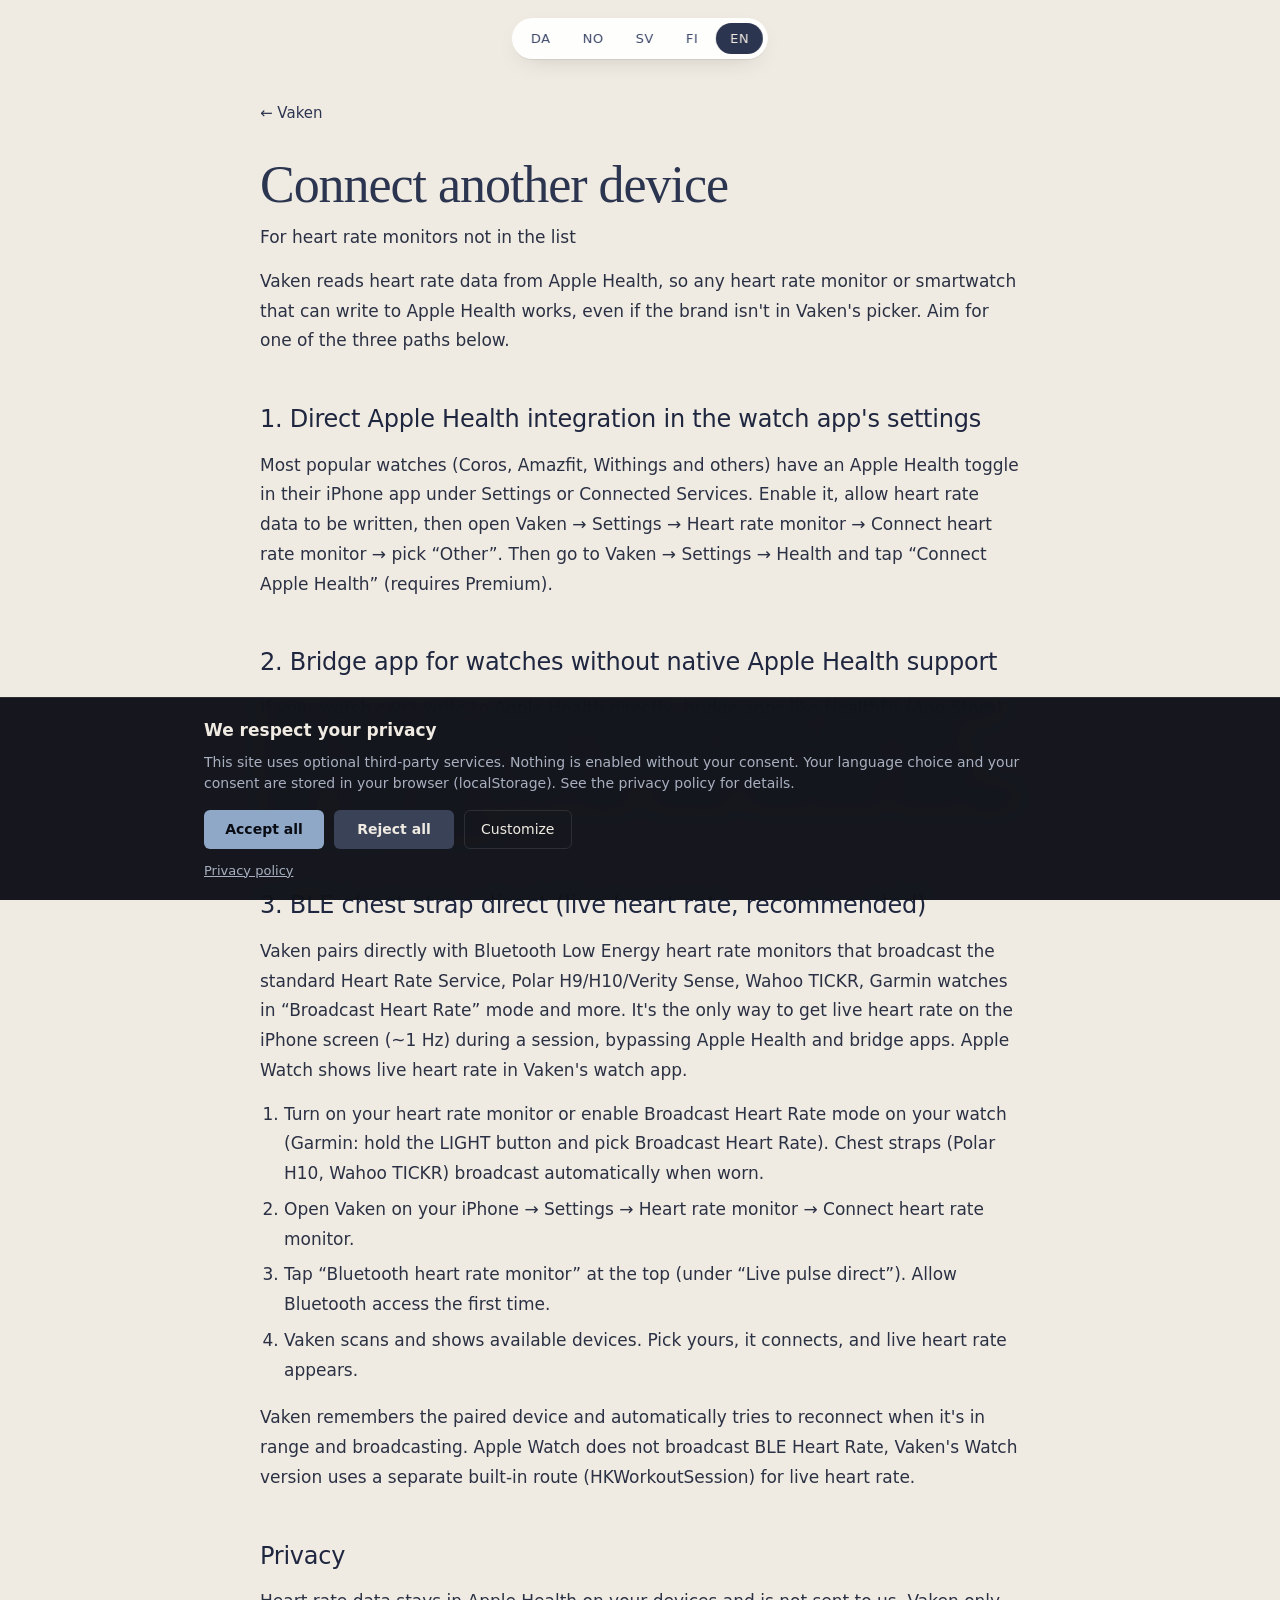
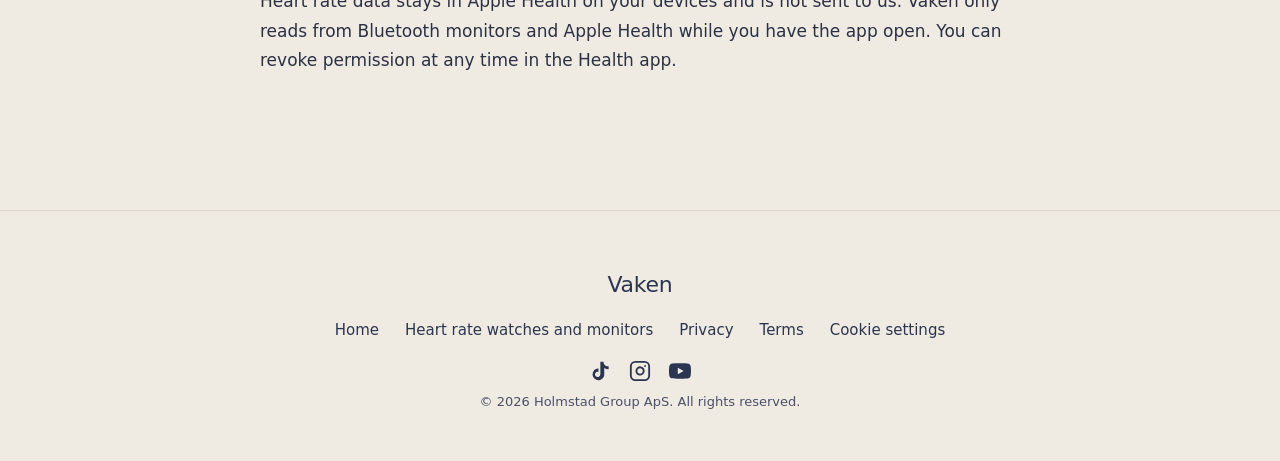
<file: connect/other.html>
<!DOCTYPE html>
<html lang="da">
<head>
    <meta charset="UTF-8">
    <meta name="viewport" content="width=device-width, initial-scale=1.0">
    <title>Tilkobl andet ur, Vaken</title>
    <meta name="description" content="Tilkobl en pulsmåler eller smartwatch der ikke står i listen. Vejledning til Apple Health-bridge og BLE-pulsmålere. Apple Health kræver Premium.">
    <link rel="canonical" href="https://vaken.dk/connect/other">
    <link rel="alternate" hreflang="x-default" href="https://vaken.dk/connect/other">
    <link rel="alternate" hreflang="da" href="https://vaken.dk/connect/other?lang=da">
    <link rel="alternate" hreflang="no" href="https://vaken.dk/connect/other?lang=no">
    <link rel="alternate" hreflang="sv" href="https://vaken.dk/connect/other?lang=sv">
    <link rel="alternate" hreflang="fi" href="https://vaken.dk/connect/other?lang=fi">
    <link rel="alternate" hreflang="en" href="https://vaken.dk/connect/other?lang=en">
    <link rel="stylesheet" href="/style.css">
    <link rel="stylesheet" href="/consent.css">
</head>
<body>
    <nav class="lang-nav" aria-label="Sprogvalg / Language">
        <button class="lang-btn active" data-lang="da" aria-label="Dansk" lang="da">DA</button>
        <button class="lang-btn" data-lang="no" aria-label="Norsk" lang="nb">NO</button>
        <button class="lang-btn" data-lang="sv" aria-label="Svenska" lang="sv">SV</button>
        <button class="lang-btn" data-lang="fi" aria-label="Suomi" lang="fi">FI</button>
        <button class="lang-btn" data-lang="en" aria-label="English" lang="en">EN</button>
    </nav>

    <section class="legal-page">
        <div class="container">
            <a href="/" class="back-link">&larr; Vaken</a>

            <h1 data-da="Tilkobl andet ur" data-no="Koble til annet ur" data-sv="Anslut annan klocka" data-fi="Yhdistä muu kello" data-en="Connect another device">Tilkobl andet ur</h1>
            <p class="legal-date" data-da="Til pulsmålere der ikke står i listen" data-no="Til pulsmålere som ikke står i listen" data-sv="För pulsmätare som inte finns i listan" data-fi="Listalta puuttuville sykemittareille" data-en="For heart rate monitors not in the list">Til pulsmålere der ikke står i listen</p>

            <p data-da="Vaken læser pulsdata fra Apple Health, så enhver pulsmåler eller smartwatch der kan skrive til Apple Health virker, også hvis brandet ikke står i Vakens picker. Sigt mod én af de tre veje nedenfor."
               data-no="Vaken leser pulsdata fra Apple Health, så enhver pulsmåler eller smartwatch som kan skrive til Apple Health fungerer, også hvis merket ikke står i Vakens picker. Sikt mot én av de tre veiene under."
               data-sv="Vaken läser pulsdata från Apple Health, så vilken pulsmätare eller smartwatch som helst som kan skriva till Apple Health fungerar, även om varumärket inte finns i Vakens picker. Sikta mot en av de tre vägarna nedan."
               data-fi="Vaken lukee sykedataa Apple Healthista, joten mikä tahansa sykemittari tai älykello, joka pystyy kirjoittamaan Apple Healthiin, toimii, myös jos merkkiä ei ole Vakenin valitsimessa. Tähtää johonkin alla olevista kolmesta polusta."
               data-en="Vaken reads heart rate data from Apple Health, so any heart rate monitor or smartwatch that can write to Apple Health works, even if the brand isn't in Vaken's picker. Aim for one of the three paths below.">
                Vaken læser pulsdata fra Apple Health, så enhver pulsmåler eller smartwatch der kan skrive til Apple Health virker, også hvis brandet ikke står i Vakens picker. Sigt mod én af de tre veje nedenfor.
            </p>

            <h2 data-da="1. Direkte Apple Health-integration i ur-appens indstillinger" data-no="1. Direkte Apple Health-integrasjon i ur-appens innstillinger" data-sv="1. Direkt Apple Health-integration i klock-appens inställningar" data-fi="1. Suora Apple Health -integraatio kello-sovelluksen asetuksissa" data-en="1. Direct Apple Health integration in the watch app's settings">1. Direkte Apple Health-integration i ur-appens indstillinger</h2>
            <p data-da="De fleste populære ure (Coros, Amazfit, Withings m.fl.) har en Apple Health-indstilling i deres iPhone-app under Indstillinger eller Tilsluttede tjenester. Aktivér den, tillad skrivning af pulsdata, og åbn så Vaken &rarr; Indstillinger &rarr; Pulsmåler &rarr; Tilkobl pulsmåler &rarr; vælg &ldquo;Andet&rdquo;. Gå derefter til Vaken &rarr; Indstillinger &rarr; Sundhed, og tryk &ldquo;Tilslut Apple Health&rdquo; (kræver Premium)."
               data-no="De fleste populære ur (Coros, Amazfit, Withings m.fl.) har en Apple Health-bryter i iPhone-appen sin under Innstillinger eller Tilkoblede tjenester. Aktiver den, tillat skriving av pulsdata, og åpne så Vaken &rarr; Innstillinger &rarr; Pulsmåler &rarr; Koble til pulsmåler &rarr; velg &ldquo;Annet&rdquo;. Gå deretter til Vaken &rarr; Innstillinger &rarr; Helse, og trykk &ldquo;Koble til Apple Health&rdquo; (krever Premium)."
               data-sv="De flesta populära klockor (Coros, Amazfit, Withings m.fl.) har ett Apple Health-reglage i sin iPhone-app under Inställningar eller Anslutna tjänster. Aktivera det, tillåt skrivning av pulsdata, och öppna sedan Vaken &rarr; Inställningar &rarr; Pulsmätare &rarr; Anslut pulsmätare &rarr; välj &ldquo;Annat&rdquo;. Gå sedan till Vaken &rarr; Inställningar &rarr; Hälsa och tryck på &ldquo;Anslut Apple Health&rdquo; (kräver Premium)."
               data-fi="Useimmissa suosituissa kelloissa (Coros, Amazfit, Withings yms.) on Apple Health -valinta iPhone-sovelluksessa kohdassa Asetukset tai Yhdistetyt palvelut. Aktivoi se, salli sykedatan kirjoittaminen, ja avaa sitten Vaken &rarr; Asetukset &rarr; Sykemittari &rarr; Yhdistä sykemittari &rarr; valitse &ldquo;Muu&rdquo;. Siirry sitten kohtaan Vaken &rarr; Asetukset &rarr; Terveys ja napauta &ldquo;Yhdistä Apple Health&rdquo; (vaatii Premiumin)."
               data-en="Most popular watches (Coros, Amazfit, Withings and others) have an Apple Health toggle in their iPhone app under Settings or Connected Services. Enable it, allow heart rate data to be written, then open Vaken &rarr; Settings &rarr; Heart rate monitor &rarr; Connect heart rate monitor &rarr; pick &ldquo;Other&rdquo;. Then go to Vaken &rarr; Settings &rarr; Health and tap &ldquo;Connect Apple Health&rdquo; (requires Premium).">
                De fleste populære ure (Coros, Amazfit, Withings m.fl.) har en Apple Health-indstilling i deres iPhone-app under Indstillinger eller Tilsluttede tjenester. Aktivér den, tillad skrivning af pulsdata, og åbn så Vaken &rarr; Indstillinger &rarr; Pulsmåler &rarr; Tilkobl pulsmåler &rarr; vælg &ldquo;Andet&rdquo;. Gå derefter til Vaken &rarr; Indstillinger &rarr; Sundhed, og tryk &ldquo;Tilslut Apple Health&rdquo; (kræver Premium).
            </p>

            <h2 data-da="2. Bridge-app for ure uden direkte Apple Health-support" data-no="2. Bridge-app for ur uten direkte Apple Health-støtte" data-sv="2. Bridge-app för klockor utan direkt Apple Health-stöd" data-fi="2. Bridge-sovellus kelloille ilman suoraa Apple Health -tukea" data-en="2. Bridge app for watches without native Apple Health support">2. Bridge-app for ure uden direkte Apple Health-support</h2>
            <p data-da="Hvis dit ur ikke kan skrive til Apple Health direkte, findes der bridge-apps som HealthFit (App Store) der henter dine træningsdata og videresender dem til Apple Health. Det er især nyttigt for Garmin-aktiviteter med detaljerede pulsdata. Følg bridge-appens egen vejledning, og brug så &ldquo;Andet&rdquo; i Vakens picker. Gå derefter til Vaken &rarr; Indstillinger &rarr; Sundhed, og tryk &ldquo;Tilslut Apple Health&rdquo; (kræver Premium)."
               data-no="Hvis uret ditt ikke kan skrive til Apple Health direkte, finnes det bridge-apper som HealthFit (App Store) som henter treningsdataene dine og videresender dem til Apple Health. Det er særlig nyttig for Garmin-aktiviteter med detaljerte pulsdata. Følg bridge-appens egen veiledning, og bruk så &ldquo;Annet&rdquo; i Vakens picker. Gå deretter til Vaken &rarr; Innstillinger &rarr; Helse, og trykk &ldquo;Koble til Apple Health&rdquo; (krever Premium)."
               data-sv="Om din klocka inte kan skriva till Apple Health direkt finns det bridge-appar som HealthFit (App Store) som hämtar dina träningsdata och vidarebefordrar dem till Apple Health. Det är särskilt användbart för Garmin-aktiviteter med detaljerade pulsdata. Följ bridge-appens egen guide, och använd sedan &ldquo;Annat&rdquo; i Vakens picker. Gå sedan till Vaken &rarr; Inställningar &rarr; Hälsa och tryck på &ldquo;Anslut Apple Health&rdquo; (kräver Premium)."
               data-fi="Jos kellosi ei pysty kirjoittamaan Apple Healthiin suoraan, on olemassa bridge-sovelluksia kuten HealthFit (App Store), jotka hakevat harjoitustiedot ja välittävät ne Apple Healthiin. Se on erityisen hyödyllinen Garmin-aktiviteeteille, joissa on yksityiskohtaista sykedataa. Seuraa bridge-sovelluksen omaa ohjetta ja käytä sitten &ldquo;Muu&rdquo; Vakenin valitsimessa. Siirry sitten kohtaan Vaken &rarr; Asetukset &rarr; Terveys ja napauta &ldquo;Yhdistä Apple Health&rdquo; (vaatii Premiumin)."
               data-en="If your watch can't write to Apple Health directly, bridge apps like HealthFit (App Store) pull your workout data and forward it to Apple Health. Especially useful for Garmin activities with detailed heart rate data. Follow the bridge app's own guide, then pick &ldquo;Other&rdquo; in Vaken's picker. Then go to Vaken &rarr; Settings &rarr; Health and tap &ldquo;Connect Apple Health&rdquo; (requires Premium).">
                Hvis dit ur ikke kan skrive til Apple Health direkte, findes der bridge-apps som HealthFit (App Store) der henter dine træningsdata og videresender dem til Apple Health. Det er især nyttigt for Garmin-aktiviteter med detaljerede pulsdata. Følg bridge-appens egen vejledning, og brug så &ldquo;Andet&rdquo; i Vakens picker. Gå derefter til Vaken &rarr; Indstillinger &rarr; Sundhed, og tryk &ldquo;Tilslut Apple Health&rdquo; (kræver Premium).
            </p>

            <h2 data-da="3. BLE-pulsbælte direkte (live puls, anbefalet)" data-no="3. BLE-pulsbelte direkte (live puls, anbefalt)" data-sv="3. BLE-pulsbälte direkt (livepuls, rekommenderas)" data-fi="3. BLE-sykevyö suoraan (live-syke, suositeltu)" data-en="3. BLE chest strap direct (live heart rate, recommended)">3. BLE-pulsbælte direkte (live puls, anbefalet)</h2>
            <p data-da="Vaken parrer direkte med Bluetooth Low Energy-pulsmålere der broadcaster standard Heart Rate Service, Polar H9/H10/Verity Sense, Wahoo TICKR, Garmin-ure i &ldquo;Broadcast Heart Rate&rdquo;-mode m.fl. Det er den eneste måde at få live puls på iPhone-skærmen (~1 Hz) under en session, uden om Apple Health og bridge-apps. Apple Watch viser live puls i Vakens ur-app."
               data-no="Vaken parer direkte med Bluetooth Low Energy-pulsmålere som kringkaster standard Heart Rate Service, Polar H9/H10/Verity Sense, Wahoo TICKR, Garmin-ur i &ldquo;Broadcast Heart Rate&rdquo;-modus m.fl. Det er den eneste måten å få live puls på iPhone-skjermen (~1 Hz) under en økt, uten Apple Health og bridge-apper. Apple Watch viser live puls i Vakens klokkeapp."
               data-sv="Vaken parar direkt med Bluetooth Low Energy-pulsmätare som sänder standard Heart Rate Service, Polar H9/H10/Verity Sense, Wahoo TICKR, Garmin-klockor i &ldquo;Broadcast Heart Rate&rdquo;-läge m.fl. Det är det enda sättet att få livepuls på iPhone-skärmen (~1 Hz) under en session, utan Apple Health och bridge-appar. Apple Watch visar livepuls i Vakens klockapp."
               data-fi="Vaken yhdistyy suoraan Bluetooth Low Energy -sykemittareihin, jotka lähettävät vakio Heart Rate Servicea, Polar H9/H10/Verity Sense, Wahoo TICKR, Garmin-kellot &ldquo;Broadcast Heart Rate&rdquo; -tilassa yms. Tämä on ainoa tapa saada live-syke iPhonen näytölle (~1 Hz) istunnon aikana, ilman Apple Healthia ja bridge-sovelluksia. Apple Watch näyttää live-sykkeen Vakenin kellosovelluksessa."
               data-en="Vaken pairs directly with Bluetooth Low Energy heart rate monitors that broadcast the standard Heart Rate Service, Polar H9/H10/Verity Sense, Wahoo TICKR, Garmin watches in &ldquo;Broadcast Heart Rate&rdquo; mode and more. It's the only way to get live heart rate on the iPhone screen (~1 Hz) during a session, bypassing Apple Health and bridge apps. Apple Watch shows live heart rate in Vaken's watch app.">
                Vaken parrer direkte med Bluetooth Low Energy-pulsmålere der broadcaster standard Heart Rate Service, Polar H9/H10/Verity Sense, Wahoo TICKR, Garmin-ure i &ldquo;Broadcast Heart Rate&rdquo;-mode m.fl. Det er den eneste måde at få live puls på iPhone-skærmen (~1 Hz) under en session, uden om Apple Health og bridge-apps. Apple Watch viser live puls i Vakens ur-app.
            </p>
            <ol>
                <li data-da="Tænd din pulsmåler eller aktivér Broadcast Heart Rate-mode på dit ur (Garmin: hold LIGHT-knappen nede, og vælg Broadcast Heart Rate). Pulsbælter (Polar H10, Wahoo TICKR) broadcaster automatisk, når de bæres." data-no="Slå på pulsmåleren din eller aktiver Broadcast Heart Rate-modus på uret (Garmin: hold LIGHT-knappen nede og velg Broadcast Heart Rate). Pulsbelter (Polar H10, Wahoo TICKR) kringkaster automatisk når de bæres." data-sv="Slå på din pulsmätare eller aktivera Broadcast Heart Rate-läge på din klocka (Garmin: håll LIGHT-knappen intryckt och välj Broadcast Heart Rate). Pulsbälten (Polar H10, Wahoo TICKR) sänder automatiskt när de bärs." data-fi="Käynnistä sykemittarisi tai aktivoi Broadcast Heart Rate -tila kellossasi (Garmin: pidä LIGHT-painiketta painettuna ja valitse Broadcast Heart Rate). Sykevyöt (Polar H10, Wahoo TICKR) lähettävät automaattisesti, kun ne ovat päällä." data-en="Turn on your heart rate monitor or enable Broadcast Heart Rate mode on your watch (Garmin: hold the LIGHT button and pick Broadcast Heart Rate). Chest straps (Polar H10, Wahoo TICKR) broadcast automatically when worn.">Tænd din pulsmåler eller aktivér Broadcast Heart Rate-mode på dit ur (Garmin: hold LIGHT-knappen nede, og vælg Broadcast Heart Rate). Pulsbælter (Polar H10, Wahoo TICKR) broadcaster automatisk, når de bæres.</li>
                <li data-da="Åbn Vaken på din iPhone &rarr; Indstillinger &rarr; Pulsmåler &rarr; Tilkobl pulsmåler." data-no="Åpne Vaken på iPhone-en &rarr; Innstillinger &rarr; Pulsmåler &rarr; Koble til pulsmåler." data-sv="Öppna Vaken på din iPhone &rarr; Inställningar &rarr; Pulsmätare &rarr; Anslut pulsmätare." data-fi="Avaa Vaken iPhonessasi &rarr; Asetukset &rarr; Sykemittari &rarr; Yhdistä sykemittari." data-en="Open Vaken on your iPhone &rarr; Settings &rarr; Heart rate monitor &rarr; Connect heart rate monitor.">Åbn Vaken på din iPhone &rarr; Indstillinger &rarr; Pulsmåler &rarr; Tilkobl pulsmåler.</li>
                <li data-da="Tryk på &ldquo;Bluetooth-pulsmåler&rdquo; øverst (under &ldquo;Live puls direkte&rdquo;). Tillad Bluetooth-adgang første gang." data-no="Trykk &ldquo;Bluetooth-pulsmåler&rdquo; øverst (under &ldquo;Live puls direkte&rdquo;). Tillat Bluetooth-tilgang første gang." data-sv="Tryck &ldquo;Bluetooth-pulsmätare&rdquo; högst upp (under &ldquo;Livepuls direkt&rdquo;). Tillåt Bluetooth-åtkomst första gången." data-fi="Napauta &ldquo;Bluetooth-sykemittari&rdquo; ylhäältä (kohdassa &ldquo;Live-syke suoraan&rdquo;). Salli Bluetooth-käyttö ensimmäisellä kerralla." data-en="Tap &ldquo;Bluetooth heart rate monitor&rdquo; at the top (under &ldquo;Live pulse direct&rdquo;). Allow Bluetooth access the first time.">Tryk på &ldquo;Bluetooth-pulsmåler&rdquo; øverst (under &ldquo;Live puls direkte&rdquo;). Tillad Bluetooth-adgang første gang.</li>
                <li data-da="Vaken scanner og viser tilgængelige enheder. Vælg din enhed, den forbinder, og live puls vises." data-no="Vaken skanner og viser tilgjengelige enheter. Velg enheten din, den kobler til, og live puls vises." data-sv="Vaken skannar och visar tillgängliga enheter. Välj din enhet, den ansluter, och livepuls visas." data-fi="Vaken skannaa ja näyttää saatavilla olevat laitteet. Valitse laitteesi, se yhdistyy, ja live-syke näkyy." data-en="Vaken scans and shows available devices. Pick yours, it connects, and live heart rate appears.">Vaken scanner og viser tilgængelige enheder. Vælg din enhed, den forbinder, og live puls vises.</li>
            </ol>
            <p data-da="Vaken husker den parrede enhed og forsøger automatisk at oprette forbindelse igen når den kommer inden for rækkevidde og broadcaster. Apple Watch broadcaster ikke BLE Heart Rate, Watch-versionen af Vaken bruger en separat indbygget rute (HKWorkoutSession) for live puls."
               data-no="Vaken husker den parede enheten og forsøker automatisk å koble til igjen når den kommer innen rekkevidde og kringkaster. Apple Watch kringkaster ikke BLE Heart Rate, Watch-versjonen av Vaken bruker en separat innebygd rute (HKWorkoutSession) for live puls."
               data-sv="Vaken kommer ihåg den parade enheten och försöker automatiskt återansluta när den kommer inom räckhåll och sänder. Apple Watch sänder inte BLE Heart Rate, Watch-versionen av Vaken använder en separat inbyggd väg (HKWorkoutSession) för livepuls."
               data-fi="Vaken muistaa parin muodostaneen laitteen ja yrittää automaattisesti yhdistää uudelleen, kun se on kantomatkalla ja lähettää. Apple Watch ei lähetä BLE Heart Ratea, Vakenin Watch-versio käyttää erillistä sisäänrakennettua reittiä (HKWorkoutSession) live-sykkeelle."
               data-en="Vaken remembers the paired device and automatically tries to reconnect when it's in range and broadcasting. Apple Watch does not broadcast BLE Heart Rate, Vaken's Watch version uses a separate built-in route (HKWorkoutSession) for live heart rate.">
                Vaken husker den parrede enhed og forsøger automatisk at oprette forbindelse igen når den kommer inden for rækkevidde og broadcaster. Apple Watch broadcaster ikke BLE Heart Rate, Watch-versionen af Vaken bruger en separat indbygget rute (HKWorkoutSession) for live puls.
            </p>

            <h2 data-da="Privatliv" data-no="Personvern" data-sv="Integritet" data-fi="Tietosuoja" data-en="Privacy">Privatliv</h2>
            <p data-da="Pulsdata bliver i Apple Health på dine enheder og sendes ikke til os. Vaken læser kun fra Bluetooth-pulsmålere og Apple Health, mens du har appen åben. Du kan trække tilladelsen tilbage når som helst i Sundhed-appen."
               data-no="Pulsdata blir i Apple Health på enhetene dine og sendes ikke til oss. Vaken leser kun fra Bluetooth-pulsmålere og Apple Health mens du har appen åpen. Du kan trekke tillatelsen tilbake når som helst i Helse-appen."
               data-sv="Pulsdata finns kvar i Apple Health på dina enheter och skickas inte till oss. Vaken läser bara från Bluetooth-pulsmätare och Apple Health medan du har appen öppen. Du kan dra tillbaka behörigheten när som helst i Hälsa-appen."
               data-fi="Sykedata pysyy Apple Healthissa laitteillasi, eikä sitä lähetetä meille. Vaken lukee Bluetooth-sykemittareita ja Apple Healthia vain, kun sovellus on auki. Voit perua luvan milloin tahansa Terveys-sovelluksessa."
               data-en="Heart rate data stays in Apple Health on your devices and is not sent to us. Vaken only reads from Bluetooth monitors and Apple Health while you have the app open. You can revoke permission at any time in the Health app.">
                Pulsdata bliver i Apple Health på dine enheder og sendes ikke til os. Vaken læser kun fra Bluetooth-pulsmålere og Apple Health, mens du har appen åben. Du kan trække tilladelsen tilbage når som helst i Sundhed-appen.
            </p>
        </div>
    </section>

    <footer>
        <div class="container">
            <p class="footer-name">Vaken</p>
            <div class="footer-links">
                <a href="/" data-da="Forside" data-no="Forside" data-sv="Startsida" data-fi="Etusivu" data-en="Home">Forside</a>
                <a href="/connect/" data-da="Pulsure og pulsmålere" data-no="Pulsklokker og pulsmålere" data-sv="Pulsklockor och pulsmätare" data-fi="Sykekellot ja sykemittarit" data-en="Heart rate watches and monitors">Pulsure og pulsmålere</a>
                <a href="/privacy" data-da="Privatlivspolitik" data-no="Personvernerklæring" data-sv="Integritetspolicy" data-fi="Tietosuojakäytäntö" data-en="Privacy">Privatlivspolitik</a>
                <a href="/terms" data-da="Vilkår" data-no="Vilkår" data-sv="Villkor" data-fi="Ehdot" data-en="Terms">Vilkår</a>
                <a href="#" data-cc-open-settings data-da="Cookie-indstillinger" data-no="Cookie-innstillinger" data-sv="Cookie-inställningar" data-fi="Evästeasetukset" data-en="Cookie settings">Cookie-indstillinger</a>
            </div>
            <div class="footer-social">
                <a href="https://www.tiktok.com/@HolmstadIT" aria-label="TikTok" target="_blank" rel="noopener noreferrer">
                    <svg viewBox="0 0 24 24" fill="currentColor" aria-hidden="true"><path d="M19.59 6.69a4.83 4.83 0 0 1-3.77-4.25V2h-3.45v13.67a2.89 2.89 0 0 1-5.2 1.74 2.89 2.89 0 0 1 2.31-4.64 2.93 2.93 0 0 1 .88.13V9.4a6.84 6.84 0 0 0-1-.05A6.33 6.33 0 0 0 5.8 20.1a6.34 6.34 0 0 0 10.86-4.43v-7a8.16 8.16 0 0 0 4.77 1.52v-3.4a4.85 4.85 0 0 1-1.84-.1z"/></svg>
                </a>
                <a href="https://www.instagram.com/holmstadit" aria-label="Instagram" target="_blank" rel="noopener noreferrer">
                    <svg viewBox="0 0 24 24" fill="none" stroke="currentColor" stroke-width="2" stroke-linecap="round" stroke-linejoin="round" aria-hidden="true"><rect x="2" y="2" width="20" height="20" rx="5" ry="5"/><path d="M16 11.37A4 4 0 1 1 12.63 8 4 4 0 0 1 16 11.37z"/><line x1="17.5" y1="6.5" x2="17.51" y2="6.5"/></svg>
                </a>
                <a href="https://www.youtube.com/@HolmstadIT" aria-label="YouTube" target="_blank" rel="noopener noreferrer">
                    <svg viewBox="0 0 24 24" fill="currentColor" aria-hidden="true"><path d="M23.5 6.2a3 3 0 0 0-2.1-2.1C19.6 3.6 12 3.6 12 3.6s-7.6 0-9.4.5A3 3 0 0 0 .5 6.2C0 8 0 12 0 12s0 4 .5 5.8a3 3 0 0 0 2.1 2.1c1.8.5 9.4.5 9.4.5s7.6 0 9.4-.5a3 3 0 0 0 2.1-2.1c.5-1.8.5-5.8.5-5.8s0-4-.5-5.8zM9.6 15.6V8.4l6.4 3.6-6.4 3.6z"/></svg>
                </a>
            </div>
            <p class="footer-copyright" data-da="&copy; 2026 Holmstad Group ApS. Alle rettigheder forbeholdes." data-no="&copy; 2026 Holmstad Group ApS. Alle rettigheter forbeholdt." data-sv="&copy; 2026 Holmstad Group ApS. Alla rättigheter förbehållna." data-fi="&copy; 2026 Holmstad Group ApS. Kaikki oikeudet pidätetään." data-en="&copy; 2026 Holmstad Group ApS. All rights reserved.">&copy; 2026 Holmstad Group ApS. Alle rettigheder forbeholdes.</p>
        </div>
    </footer>

    <script>
        window.COOKIE_CONSENT_CONFIG = {
            privacyUrl: '/privacy',
            detectLang: function () {
                var m = /[?&]lang=(da|no|sv|fi|en)(&|$)/.exec(window.location.search);
                if (m) return m[1];
                try {
                    var l = localStorage.getItem('vaken-lang');
                    if (l) return l;
                } catch (e) {}
                var b = (navigator.language || 'en').toLowerCase();
                if (b.indexOf('da') === 0) return 'da';
                if (b.indexOf('nb') === 0 || b.indexOf('nn') === 0 || b.indexOf('no') === 0) return 'no';
                if (b.indexOf('sv') === 0) return 'sv';
                if (b.indexOf('fi') === 0) return 'fi';
                return 'en';
            },
            services: {
                'google-fonts': {
                    label: {
                        da: 'Google Fonts', no: 'Google Fonts', sv: 'Google Fonts',
                        fi: 'Google Fonts', en: 'Google Fonts'
                    },
                    description: {
                        da: 'Indlæser skrifttypen Inter fra Googles servere. Dette sender din IP-adresse til Google. Uden samtykke bruges en fallback-skrifttype.',
                        no: 'Laster skriften Inter fra Googles servere. Dette sender IP-adressen din til Google. Uten samtykke brukes en fallback-skrift.',
                        sv: 'Laddar typsnittet Inter från Googles servrar. Detta skickar din IP-adress till Google. Utan samtycke används ett fallback-typsnitt.',
                        fi: 'Lataa Inter-kirjasimen Googlen palvelimilta. Tämä lähettää IP-osoitteesi Googlelle. Ilman suostumusta käytetään varakirjasinta.',
                        en: 'Loads the Inter font from Google servers. This sends your IP address to Google. A fallback font is used without consent.'
                    },
                    onAccept: function () {
                        var pc1 = document.createElement('link');
                        pc1.rel = 'preconnect'; pc1.href = 'https://fonts.googleapis.com';
                        document.head.appendChild(pc1);
                        var pc2 = document.createElement('link');
                        pc2.rel = 'preconnect'; pc2.href = 'https://fonts.gstatic.com'; pc2.crossOrigin = '';
                        document.head.appendChild(pc2);
                        var link = document.createElement('link');
                        link.rel = 'stylesheet';
                        link.href = 'https://fonts.googleapis.com/css2?family=Inter:wght@300;400;500;600&display=swap';
                        document.head.appendChild(link);
                    }
                }
            }
        };
    </script>
    <script src="/consent.js"></script>
    <script src="/script.js"></script>
</body>
</html>
</file>
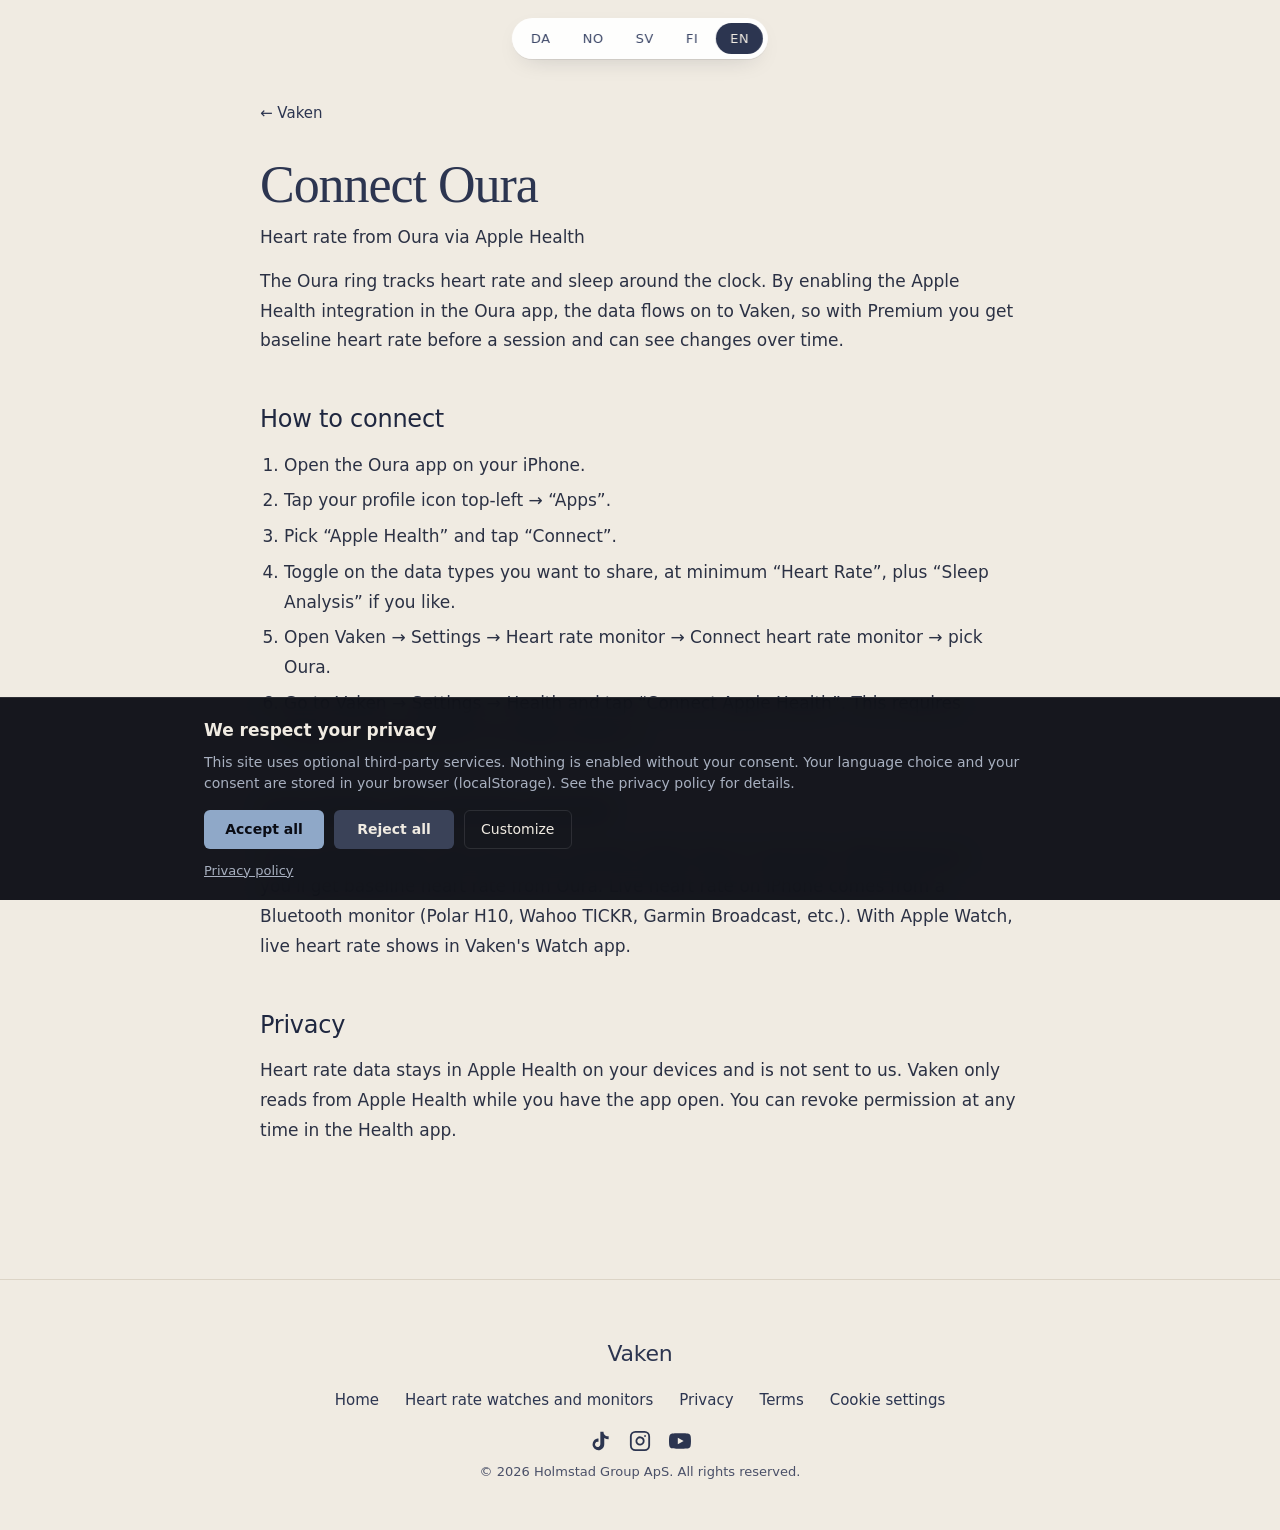
<file: connect/oura.html>
<!DOCTYPE html>
<html lang="da">
<head>
    <meta charset="UTF-8">
    <meta name="viewport" content="width=device-width, initial-scale=1.0">
    <title>Tilkobl Oura, Vaken</title>
    <meta name="description" content="Sådan får du puls fra Oura-ringen i Vaken via Oura-appen og Apple Health. Data via Apple Health kræver Premium.">
    <link rel="canonical" href="https://vaken.dk/connect/oura">
    <link rel="alternate" hreflang="x-default" href="https://vaken.dk/connect/oura">
    <link rel="alternate" hreflang="da" href="https://vaken.dk/connect/oura?lang=da">
    <link rel="alternate" hreflang="no" href="https://vaken.dk/connect/oura?lang=no">
    <link rel="alternate" hreflang="sv" href="https://vaken.dk/connect/oura?lang=sv">
    <link rel="alternate" hreflang="fi" href="https://vaken.dk/connect/oura?lang=fi">
    <link rel="alternate" hreflang="en" href="https://vaken.dk/connect/oura?lang=en">
    <link rel="stylesheet" href="/style.css">
    <link rel="stylesheet" href="/consent.css">
</head>
<body>
    <nav class="lang-nav" aria-label="Sprogvalg / Language">
        <button class="lang-btn active" data-lang="da" aria-label="Dansk" lang="da">DA</button>
        <button class="lang-btn" data-lang="no" aria-label="Norsk" lang="nb">NO</button>
        <button class="lang-btn" data-lang="sv" aria-label="Svenska" lang="sv">SV</button>
        <button class="lang-btn" data-lang="fi" aria-label="Suomi" lang="fi">FI</button>
        <button class="lang-btn" data-lang="en" aria-label="English" lang="en">EN</button>
    </nav>

    <section class="legal-page">
        <div class="container">
            <a href="/" class="back-link">&larr; Vaken</a>

            <h1 data-da="Tilkobl Oura" data-no="Koble til Oura" data-sv="Anslut Oura" data-fi="Yhdistä Oura" data-en="Connect Oura">Tilkobl Oura</h1>
            <p class="legal-date" data-da="Puls fra Oura via Apple Health" data-no="Puls fra Oura via Apple Health" data-sv="Puls från Oura via Apple Health" data-fi="Syke Ourasta Apple Healthin kautta" data-en="Heart rate from Oura via Apple Health">Puls fra Oura via Apple Health</p>

            <p data-da="Oura-ringen måler puls og søvn døgnet rundt. Ved at aktivere Apple Health-integration i Oura-appen flyder dataene videre til Vaken, så du med Premium får baseline-puls før session og kan se ændringer over tid."
               data-no="Oura-ringen måler puls og søvn døgnet rundt. Ved å aktivere Apple Health-integrasjon i Oura-appen flyter dataene videre til Vaken, så du med Premium får baseline-puls før økten og kan se endringer over tid."
               data-sv="Oura-ringen mäter puls och sömn dygnet runt. Genom att aktivera Apple Health-integrationen i Oura-appen flödar datan vidare till Vaken, så du med Premium får baseline-puls före sessionen och kan se förändringar över tid."
               data-fi="Oura-sormus mittaa sykettä ja unta ympäri vuorokauden. Aktivoimalla Apple Health -integraation Oura-sovelluksessa data virtaa Vakeniin, joten saat Premiumilla lähtötason sykkeen ennen istuntoa ja voit nähdä muutokset ajan myötä."
               data-en="The Oura ring tracks heart rate and sleep around the clock. By enabling the Apple Health integration in the Oura app, the data flows on to Vaken, so with Premium you get baseline heart rate before a session and can see changes over time.">
                Oura-ringen måler puls og søvn døgnet rundt. Ved at aktivere Apple Health-integration i Oura-appen flyder dataene videre til Vaken, så du med Premium får baseline-puls før session og kan se ændringer over tid.
            </p>

            <h2 data-da="Sådan tilkobler du" data-no="Slik kobler du til" data-sv="Så här ansluter du" data-fi="Näin yhdistät" data-en="How to connect">Sådan tilkobler du</h2>
            <ol>
                <li data-da="Åbn Oura-appen på din iPhone." data-no="Åpne Oura-appen på iPhone-en din." data-sv="Öppna Oura-appen på din iPhone." data-fi="Avaa Oura-sovellus iPhonessasi." data-en="Open the Oura app on your iPhone.">Åbn Oura-appen på din iPhone.</li>
                <li data-da="Tryk på dit profilikon øverst til venstre &rarr; &ldquo;Apps&rdquo;." data-no="Trykk profil-ikonet øverst til venstre &rarr; &ldquo;Apps&rdquo;." data-sv="Tryck på profil-ikonen uppe till vänster &rarr; &ldquo;Apps&rdquo;." data-fi="Napauta profiilikuvaketta vasemmassa yläkulmassa &rarr; &ldquo;Apps&rdquo;." data-en="Tap your profile icon top-left &rarr; &ldquo;Apps&rdquo;.">Tryk på dit profilikon øverst til venstre &rarr; &ldquo;Apps&rdquo;.</li>
                <li data-da="Vælg &ldquo;Apple Health&rdquo; og tryk på &ldquo;Connect&rdquo;." data-no="Velg &ldquo;Apple Health&rdquo; og trykk &ldquo;Connect&rdquo;." data-sv="Välj &ldquo;Apple Health&rdquo; och tryck &ldquo;Connect&rdquo;." data-fi="Valitse &ldquo;Apple Health&rdquo; ja napauta &ldquo;Connect&rdquo;." data-en="Pick &ldquo;Apple Health&rdquo; and tap &ldquo;Connect&rdquo;.">Vælg &ldquo;Apple Health&rdquo; og tryk på &ldquo;Connect&rdquo;.</li>
                <li data-da="Slå de datatyper til, du vil dele, som minimum &ldquo;Heart Rate&rdquo; og gerne &ldquo;Sleep Analysis&rdquo;." data-no="Slå på datatypene du vil dele, minst &ldquo;Heart Rate&rdquo; og gjerne &ldquo;Sleep Analysis&rdquo;." data-sv="Aktivera datatyperna du vill dela, minst &ldquo;Heart Rate&rdquo; och gärna &ldquo;Sleep Analysis&rdquo;." data-fi="Kytke päälle jakamasi datatyypit, vähintään &ldquo;Heart Rate&rdquo; ja mielellään &ldquo;Sleep Analysis&rdquo;." data-en="Toggle on the data types you want to share, at minimum &ldquo;Heart Rate&rdquo;, plus &ldquo;Sleep Analysis&rdquo; if you like.">Slå de datatyper til, du vil dele, som minimum &ldquo;Heart Rate&rdquo; og gerne &ldquo;Sleep Analysis&rdquo;.</li>
                <li data-da="Åbn Vaken &rarr; Indstillinger &rarr; Pulsmåler &rarr; Tilkobl pulsmåler &rarr; vælg Oura." data-no="Åpne Vaken &rarr; Innstillinger &rarr; Pulsmåler &rarr; Koble til pulsmåler &rarr; velg Oura." data-sv="Öppna Vaken &rarr; Inställningar &rarr; Pulsmätare &rarr; Anslut pulsmätare &rarr; välj Oura." data-fi="Avaa Vaken &rarr; Asetukset &rarr; Sykemittari &rarr; Yhdistä sykemittari &rarr; valitse Oura." data-en="Open Vaken &rarr; Settings &rarr; Heart rate monitor &rarr; Connect heart rate monitor &rarr; pick Oura.">Åbn Vaken &rarr; Indstillinger &rarr; Pulsmåler &rarr; Tilkobl pulsmåler &rarr; vælg Oura.</li>
                <li data-da="Gå til Vaken &rarr; Indstillinger &rarr; Sundhed og tryk &ldquo;Tilslut Apple Health&rdquo;. Det kræver Premium, og uden det kommer der ingen data." data-no="Gå til Vaken &rarr; Innstillinger &rarr; Helse og trykk &ldquo;Koble til Apple Health&rdquo;. Det krever Premium, og uten det kommer det ingen data." data-sv="Gå till Vaken &rarr; Inställningar &rarr; Hälsa och tryck på &ldquo;Anslut Apple Health&rdquo;. Det kräver Premium, och utan det kommer inga data." data-fi="Siirry kohtaan Vaken &rarr; Asetukset &rarr; Terveys ja napauta &ldquo;Yhdistä Apple Health&rdquo;. Se vaatii Premiumin, eikä dataa tule ilman sitä." data-en="Go to Vaken &rarr; Settings &rarr; Health and tap &ldquo;Connect Apple Health&rdquo;. This requires Premium, and without it no data comes in.">Gå til Vaken &rarr; Indstillinger &rarr; Sundhed og tryk &ldquo;Tilslut Apple Health&rdquo;. Det kræver Premium, og uden det kommer der ingen data.</li>
            </ol>

            <h2 data-da="Live puls under session" data-no="Live puls under økt" data-sv="Livepuls under session" data-fi="Live-syke istunnon aikana" data-en="Live heart rate during session">Live puls under session</h2>
            <p data-da="Oura sampler puls med få minutters mellemrum, ikke i realtid. Med Premium får du derfor baseline-puls fra Oura. Live puls på iPhone kommer fra en Bluetooth-pulsmåler (Polar H10, Wahoo TICKR, Garmin Broadcast m.fl.). Med Apple Watch vises live puls i Vakens Watch-app."
               data-no="Oura henter puls med få minutters mellomrom, ikke i sanntid. Med Premium får du derfor baseline-puls fra Oura. Live puls på iPhone kommer fra en Bluetooth-pulsmåler (Polar H10, Wahoo TICKR, Garmin Broadcast m.fl.). Med Apple Watch vises live puls i Vakens Watch-app."
               data-sv="Oura samplar puls med några minuters mellanrum, inte i realtid. Med Premium får du alltså baseline-puls från Oura. Livepuls på iPhone kommer från en Bluetooth-pulsmätare (Polar H10, Wahoo TICKR, Garmin Broadcast m.fl.). Med Apple Watch visas livepuls i Vakens Watch-app."
               data-fi="Oura mittaa sykettä muutaman minuutin välein, ei reaaliajassa. Premiumilla saat siis lähtötason sykkeen Ourasta. Live-syke iPhonella tulee Bluetooth-sykemittarista (Polar H10, Wahoo TICKR, Garmin Broadcast yms.). Apple Watchilla live-syke näkyy Vakenin Watch-sovelluksessa."
               data-en="Oura samples heart rate every few minutes rather than in real time. With Premium, you'll get baseline heart rate from Oura. Live heart rate on iPhone comes from a Bluetooth monitor (Polar H10, Wahoo TICKR, Garmin Broadcast, etc.). With Apple Watch, live heart rate shows in Vaken's Watch app.">
                Oura sampler puls med få minutters mellemrum, ikke i realtid. Med Premium får du derfor baseline-puls fra Oura. Live puls på iPhone kommer fra en Bluetooth-pulsmåler (Polar H10, Wahoo TICKR, Garmin Broadcast m.fl.). Med Apple Watch vises live puls i Vakens Watch-app.
            </p>

            <h2 data-da="Privatliv" data-no="Personvern" data-sv="Integritet" data-fi="Tietosuoja" data-en="Privacy">Privatliv</h2>
            <p data-da="Pulsdata bliver i Apple Health på dine enheder og sendes ikke til os. Vaken læser kun fra Apple Health, mens du har appen åben. Du kan trække tilladelsen tilbage når som helst i Sundhed-appen."
               data-no="Pulsdata blir i Apple Health på enhetene dine og sendes ikke til oss. Vaken leser kun fra Apple Health mens du har appen åpen. Du kan trekke tillatelsen tilbake når som helst i Helse-appen."
               data-sv="Pulsdata finns kvar i Apple Health på dina enheter och skickas inte till oss. Vaken läser bara från Apple Health medan du har appen öppen. Du kan dra tillbaka behörigheten när som helst i Hälsa-appen."
               data-fi="Sykedata pysyy Apple Healthissa laitteillasi, eikä sitä lähetetä meille. Vaken lukee Apple Healthia vain, kun sovellus on auki. Voit perua luvan milloin tahansa Terveys-sovelluksessa."
               data-en="Heart rate data stays in Apple Health on your devices and is not sent to us. Vaken only reads from Apple Health while you have the app open. You can revoke permission at any time in the Health app.">
                Pulsdata bliver i Apple Health på dine enheder og sendes ikke til os. Vaken læser kun fra Apple Health, mens du har appen åben. Du kan trække tilladelsen tilbage når som helst i Sundhed-appen.
            </p>
        </div>
    </section>

    <footer>
        <div class="container">
            <p class="footer-name">Vaken</p>
            <div class="footer-links">
                <a href="/" data-da="Forside" data-no="Forside" data-sv="Startsida" data-fi="Etusivu" data-en="Home">Forside</a>
                <a href="/connect/" data-da="Pulsure og pulsmålere" data-no="Pulsklokker og pulsmålere" data-sv="Pulsklockor och pulsmätare" data-fi="Sykekellot ja sykemittarit" data-en="Heart rate watches and monitors">Pulsure og pulsmålere</a>
                <a href="/privacy" data-da="Privatlivspolitik" data-no="Personvernerklæring" data-sv="Integritetspolicy" data-fi="Tietosuojakäytäntö" data-en="Privacy">Privatlivspolitik</a>
                <a href="/terms" data-da="Vilkår" data-no="Vilkår" data-sv="Villkor" data-fi="Ehdot" data-en="Terms">Vilkår</a>
                <a href="#" data-cc-open-settings data-da="Cookie-indstillinger" data-no="Cookie-innstillinger" data-sv="Cookie-inställningar" data-fi="Evästeasetukset" data-en="Cookie settings">Cookie-indstillinger</a>
            </div>
            <div class="footer-social">
                <a href="https://www.tiktok.com/@HolmstadIT" aria-label="TikTok" target="_blank" rel="noopener noreferrer">
                    <svg viewBox="0 0 24 24" fill="currentColor" aria-hidden="true"><path d="M19.59 6.69a4.83 4.83 0 0 1-3.77-4.25V2h-3.45v13.67a2.89 2.89 0 0 1-5.2 1.74 2.89 2.89 0 0 1 2.31-4.64 2.93 2.93 0 0 1 .88.13V9.4a6.84 6.84 0 0 0-1-.05A6.33 6.33 0 0 0 5.8 20.1a6.34 6.34 0 0 0 10.86-4.43v-7a8.16 8.16 0 0 0 4.77 1.52v-3.4a4.85 4.85 0 0 1-1.84-.1z"/></svg>
                </a>
                <a href="https://www.instagram.com/holmstadit" aria-label="Instagram" target="_blank" rel="noopener noreferrer">
                    <svg viewBox="0 0 24 24" fill="none" stroke="currentColor" stroke-width="2" stroke-linecap="round" stroke-linejoin="round" aria-hidden="true"><rect x="2" y="2" width="20" height="20" rx="5" ry="5"/><path d="M16 11.37A4 4 0 1 1 12.63 8 4 4 0 0 1 16 11.37z"/><line x1="17.5" y1="6.5" x2="17.51" y2="6.5"/></svg>
                </a>
                <a href="https://www.youtube.com/@HolmstadIT" aria-label="YouTube" target="_blank" rel="noopener noreferrer">
                    <svg viewBox="0 0 24 24" fill="currentColor" aria-hidden="true"><path d="M23.5 6.2a3 3 0 0 0-2.1-2.1C19.6 3.6 12 3.6 12 3.6s-7.6 0-9.4.5A3 3 0 0 0 .5 6.2C0 8 0 12 0 12s0 4 .5 5.8a3 3 0 0 0 2.1 2.1c1.8.5 9.4.5 9.4.5s7.6 0 9.4-.5a3 3 0 0 0 2.1-2.1c.5-1.8.5-5.8.5-5.8s0-4-.5-5.8zM9.6 15.6V8.4l6.4 3.6-6.4 3.6z"/></svg>
                </a>
            </div>
            <p class="footer-copyright" data-da="&copy; 2026 Holmstad Group ApS. Alle rettigheder forbeholdes." data-no="&copy; 2026 Holmstad Group ApS. Alle rettigheter forbeholdt." data-sv="&copy; 2026 Holmstad Group ApS. Alla rättigheter förbehållna." data-fi="&copy; 2026 Holmstad Group ApS. Kaikki oikeudet pidätetään." data-en="&copy; 2026 Holmstad Group ApS. All rights reserved.">&copy; 2026 Holmstad Group ApS. Alle rettigheder forbeholdes.</p>
        </div>
    </footer>

    <script>
        window.COOKIE_CONSENT_CONFIG = {
            privacyUrl: '/privacy',
            detectLang: function () {
                var m = /[?&]lang=(da|no|sv|fi|en)(&|$)/.exec(window.location.search);
                if (m) return m[1];
                try {
                    var l = localStorage.getItem('vaken-lang');
                    if (l) return l;
                } catch (e) {}
                var b = (navigator.language || 'en').toLowerCase();
                if (b.indexOf('da') === 0) return 'da';
                if (b.indexOf('nb') === 0 || b.indexOf('nn') === 0 || b.indexOf('no') === 0) return 'no';
                if (b.indexOf('sv') === 0) return 'sv';
                if (b.indexOf('fi') === 0) return 'fi';
                return 'en';
            },
            services: {
                'google-fonts': {
                    label: {
                        da: 'Google Fonts', no: 'Google Fonts', sv: 'Google Fonts',
                        fi: 'Google Fonts', en: 'Google Fonts'
                    },
                    description: {
                        da: 'Indlæser skrifttypen Inter fra Googles servere. Dette sender din IP-adresse til Google. Uden samtykke bruges en fallback-skrifttype.',
                        no: 'Laster skriften Inter fra Googles servere. Dette sender IP-adressen din til Google. Uten samtykke brukes en fallback-skrift.',
                        sv: 'Laddar typsnittet Inter från Googles servrar. Detta skickar din IP-adress till Google. Utan samtycke används ett fallback-typsnitt.',
                        fi: 'Lataa Inter-kirjasimen Googlen palvelimilta. Tämä lähettää IP-osoitteesi Googlelle. Ilman suostumusta käytetään varakirjasinta.',
                        en: 'Loads the Inter font from Google servers. This sends your IP address to Google. A fallback font is used without consent.'
                    },
                    onAccept: function () {
                        var pc1 = document.createElement('link');
                        pc1.rel = 'preconnect'; pc1.href = 'https://fonts.googleapis.com';
                        document.head.appendChild(pc1);
                        var pc2 = document.createElement('link');
                        pc2.rel = 'preconnect'; pc2.href = 'https://fonts.gstatic.com'; pc2.crossOrigin = '';
                        document.head.appendChild(pc2);
                        var link = document.createElement('link');
                        link.rel = 'stylesheet';
                        link.href = 'https://fonts.googleapis.com/css2?family=Inter:wght@300;400;500;600&display=swap';
                        document.head.appendChild(link);
                    }
                }
            }
        };
    </script>
    <script src="/consent.js"></script>
    <script src="/script.js"></script>
</body>
</html>
</file>
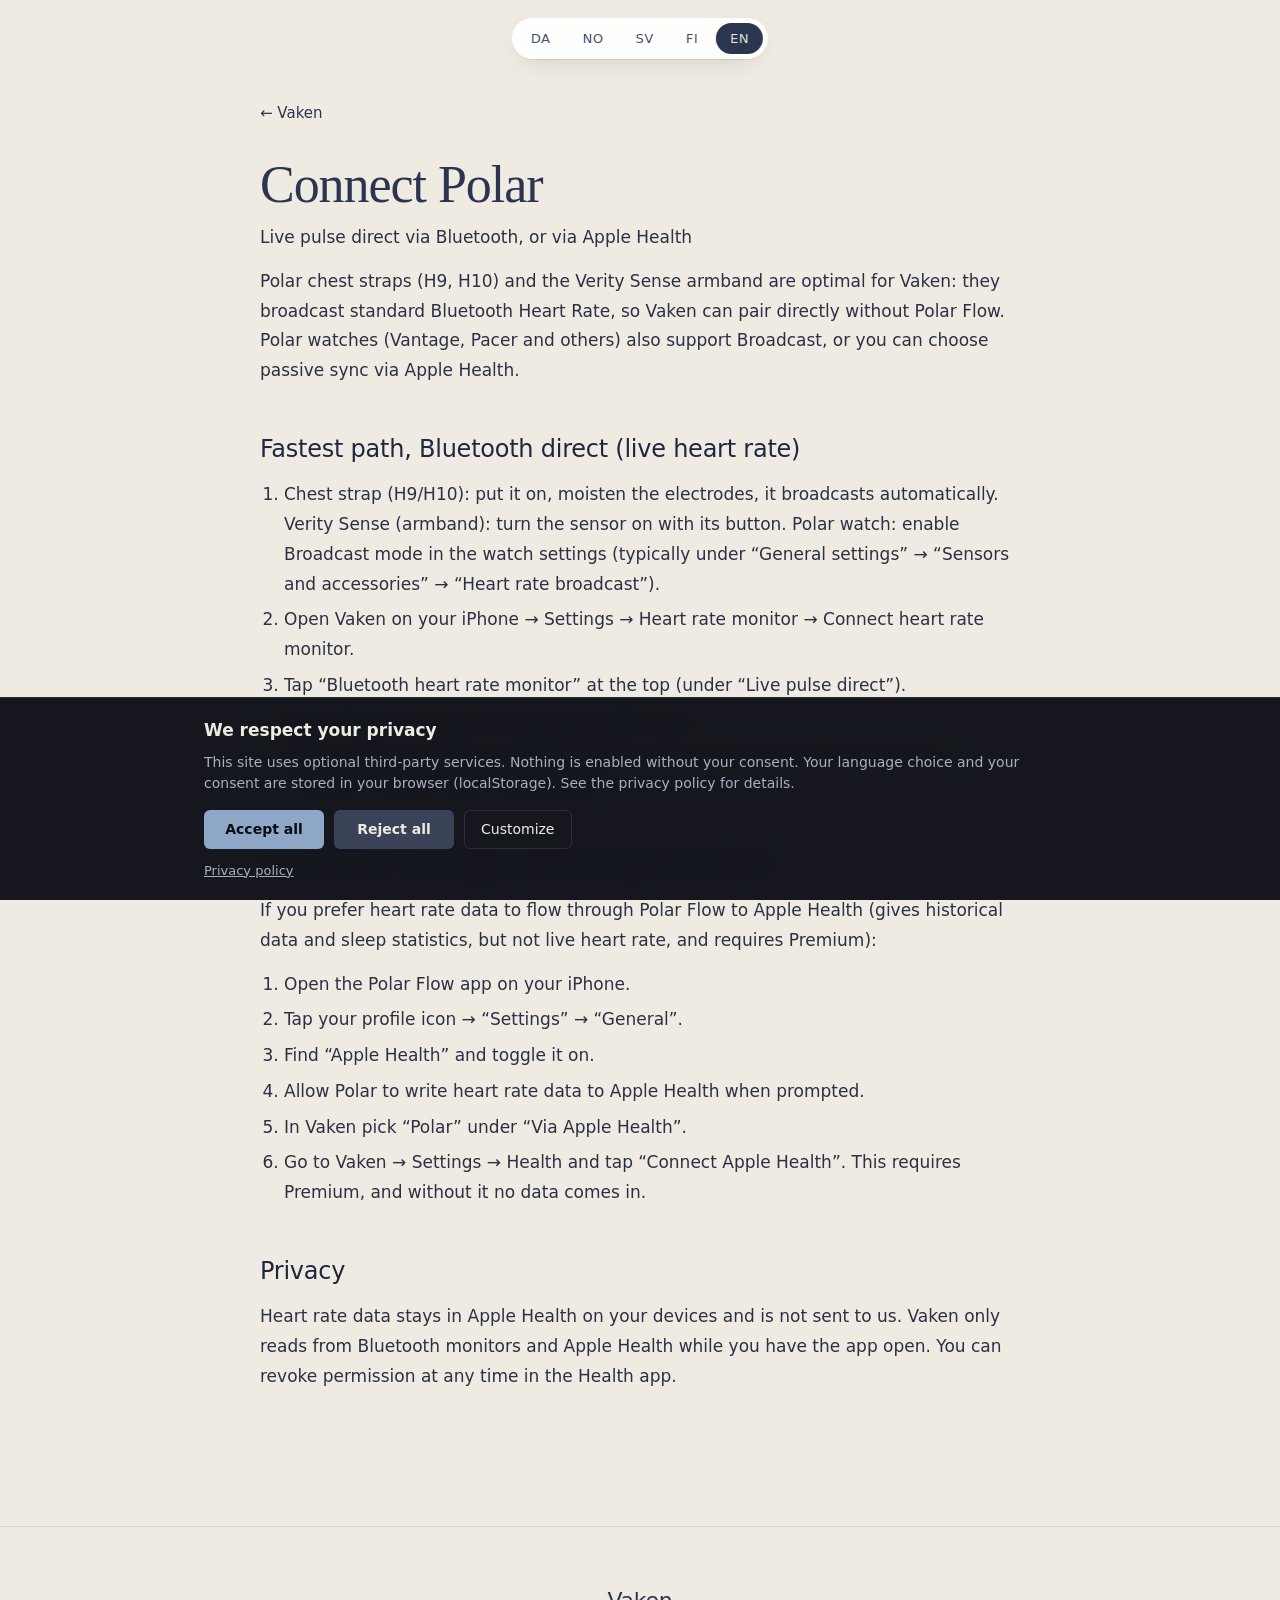
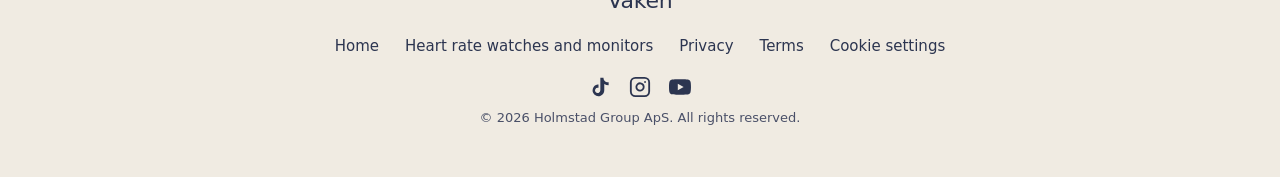
<file: connect/polar.html>
<!DOCTYPE html>
<html lang="da">
<head>
    <meta charset="UTF-8">
    <meta name="viewport" content="width=device-width, initial-scale=1.0">
    <title>Tilkobl Polar, Vaken</title>
    <meta name="description" content="Sådan får du puls fra Polar i Vaken via Polar Flow og Apple Health. Data via Apple Health kræver Premium.">
    <link rel="canonical" href="https://vaken.dk/connect/polar">
    <link rel="alternate" hreflang="x-default" href="https://vaken.dk/connect/polar">
    <link rel="alternate" hreflang="da" href="https://vaken.dk/connect/polar?lang=da">
    <link rel="alternate" hreflang="no" href="https://vaken.dk/connect/polar?lang=no">
    <link rel="alternate" hreflang="sv" href="https://vaken.dk/connect/polar?lang=sv">
    <link rel="alternate" hreflang="fi" href="https://vaken.dk/connect/polar?lang=fi">
    <link rel="alternate" hreflang="en" href="https://vaken.dk/connect/polar?lang=en">
    <link rel="stylesheet" href="/style.css">
    <link rel="stylesheet" href="/consent.css">
</head>
<body>
    <nav class="lang-nav" aria-label="Sprogvalg / Language">
        <button class="lang-btn active" data-lang="da" aria-label="Dansk" lang="da">DA</button>
        <button class="lang-btn" data-lang="no" aria-label="Norsk" lang="nb">NO</button>
        <button class="lang-btn" data-lang="sv" aria-label="Svenska" lang="sv">SV</button>
        <button class="lang-btn" data-lang="fi" aria-label="Suomi" lang="fi">FI</button>
        <button class="lang-btn" data-lang="en" aria-label="English" lang="en">EN</button>
    </nav>

    <section class="legal-page">
        <div class="container">
            <a href="/" class="back-link">&larr; Vaken</a>

            <h1 data-da="Tilkobl Polar" data-no="Koble til Polar" data-sv="Anslut Polar" data-fi="Yhdistä Polar" data-en="Connect Polar">Tilkobl Polar</h1>
            <p class="legal-date" data-da="Live puls direkte via Bluetooth, eller via Apple Health" data-no="Live puls direkte via Bluetooth, eller via Apple Health" data-sv="Livepuls direkt via Bluetooth, eller via Apple Health" data-fi="Live-syke suoraan Bluetoothilla, tai Apple Healthin kautta" data-en="Live pulse direct via Bluetooth, or via Apple Health">Live puls direkte via Bluetooth, eller via Apple Health</p>

            <p data-da="Polar-pulsbælter (H9, H10) og Verity Sense-armbåndet er optimale til Vaken: de broadcaster standard Bluetooth Heart Rate, så Vaken kan parre direkte uden om Polar Flow. Polar-ure (Vantage, Pacer m.fl.) understøtter også Broadcast, eller du kan vælge passiv synkronisering via Apple Health."
               data-no="Polar-pulsbelter (H9, H10) og Verity Sense-armbåndet er optimale for Vaken: de kringkaster standard Bluetooth Heart Rate, så Vaken kan pare direkte uten om Polar Flow. Polar-ur (Vantage, Pacer m.fl.) støtter også Broadcast, eller du kan velge passiv synk via Apple Health."
               data-sv="Polar-pulsbälten (H9, H10) och Verity Sense-armbandet är optimala för Vaken: de sänder standard Bluetooth Heart Rate, så Vaken kan para direkt utan Polar Flow. Polar-klockor (Vantage, Pacer m.fl.) stödjer också Broadcast, eller du kan välja passiv synk via Apple Health."
               data-fi="Polar-sykevyöt (H9, H10) ja Verity Sense -käsivarsinauha ovat optimaalisia Vakenille: ne lähettävät vakio Bluetooth Heart Ratea, joten Vaken voi yhdistää suoraan ilman Polar Flowta. Polar-kellot (Vantage, Pacer yms.) tukevat myös Broadcastia, tai voit valita passiivisen synkronoinnin Apple Healthin kautta."
               data-en="Polar chest straps (H9, H10) and the Verity Sense armband are optimal for Vaken: they broadcast standard Bluetooth Heart Rate, so Vaken can pair directly without Polar Flow. Polar watches (Vantage, Pacer and others) also support Broadcast, or you can choose passive sync via Apple Health.">
                Polar-pulsbælter (H9, H10) og Verity Sense-armbåndet er optimale til Vaken: de broadcaster standard Bluetooth Heart Rate, så Vaken kan parre direkte uden om Polar Flow. Polar-ure (Vantage, Pacer m.fl.) understøtter også Broadcast, eller du kan vælge passiv synkronisering via Apple Health.
            </p>

            <h2 data-da="Hurtigste vej, Bluetooth direkte (live puls)" data-no="Raskeste vei, Bluetooth direkte (live puls)" data-sv="Snabbaste vägen, Bluetooth direkt (livepuls)" data-fi="Nopein tapa, Bluetooth suoraan (live-syke)" data-en="Fastest path, Bluetooth direct (live heart rate)">Hurtigste vej, Bluetooth direkte (live puls)</h2>
            <ol>
                <li data-da="Pulsbælte (H9/H10): tag det på, fugt elektroderne, det broadcaster automatisk. Verity Sense (armbånd): tænd sensoren med knappen. Polar-ur: aktivér Broadcast-mode i urets indstillinger (typisk under &ldquo;Generelle indstillinger&rdquo; &rarr; &ldquo;Sensorer og tilbehør&rdquo; &rarr; &ldquo;Heart rate broadcast&rdquo;)." data-no="Pulsbelte (H9/H10): ta det på, fukt elektrodene, det kringkaster automatisk. Verity Sense (armbånd): slå på sensoren med knappen. Polar-ur: aktiver Broadcast-modus i urets innstillinger (typisk under &ldquo;Generelle innstillinger&rdquo; &rarr; &ldquo;Sensorer og tilbehør&rdquo; &rarr; &ldquo;Heart rate broadcast&rdquo;)." data-sv="Pulsbälte (H9/H10): sätt på det, fukta elektroderna, det sänder automatiskt. Verity Sense (armband): slå på sensorn med knappen. Polar-klocka: aktivera Broadcast-läge i klockans inställningar (typiskt under &ldquo;Allmänna inställningar&rdquo; &rarr; &ldquo;Sensorer och tillbehör&rdquo; &rarr; &ldquo;Heart rate broadcast&rdquo;)." data-fi="Sykevyö (H9/H10): pue se päälle, kostuta elektrodit, se lähettää automaattisesti. Verity Sense (käsivarsinauha): käynnistä anturi painikkeella. Polar-kello: aktivoi Broadcast-tila kellon asetuksissa (yleensä kohdassa &ldquo;Yleiset asetukset&rdquo; &rarr; &ldquo;Anturit ja lisävarusteet&rdquo; &rarr; &ldquo;Heart rate broadcast&rdquo;)." data-en="Chest strap (H9/H10): put it on, moisten the electrodes, it broadcasts automatically. Verity Sense (armband): turn the sensor on with its button. Polar watch: enable Broadcast mode in the watch settings (typically under &ldquo;General settings&rdquo; &rarr; &ldquo;Sensors and accessories&rdquo; &rarr; &ldquo;Heart rate broadcast&rdquo;).">Pulsbælte (H9/H10): tag det på, fugt elektroderne, det broadcaster automatisk. Verity Sense (armbånd): tænd sensoren med knappen. Polar-ur: aktivér Broadcast-mode i urets indstillinger (typisk under &ldquo;Generelle indstillinger&rdquo; &rarr; &ldquo;Sensorer og tilbehør&rdquo; &rarr; &ldquo;Heart rate broadcast&rdquo;).</li>
                <li data-da="Åbn Vaken på din iPhone &rarr; Indstillinger &rarr; Pulsmåler &rarr; Tilkobl pulsmåler." data-no="Åpne Vaken på iPhone-en &rarr; Innstillinger &rarr; Pulsmåler &rarr; Koble til pulsmåler." data-sv="Öppna Vaken på din iPhone &rarr; Inställningar &rarr; Pulsmätare &rarr; Anslut pulsmätare." data-fi="Avaa Vaken iPhonessasi &rarr; Asetukset &rarr; Sykemittari &rarr; Yhdistä sykemittari." data-en="Open Vaken on your iPhone &rarr; Settings &rarr; Heart rate monitor &rarr; Connect heart rate monitor.">Åbn Vaken på din iPhone &rarr; Indstillinger &rarr; Pulsmåler &rarr; Tilkobl pulsmåler.</li>
                <li data-da="Tryk på &ldquo;Bluetooth-pulsmåler&rdquo; øverst (under &ldquo;Live puls direkte&rdquo;)." data-no="Trykk &ldquo;Bluetooth-pulsmåler&rdquo; øverst (under &ldquo;Live puls direkte&rdquo;)." data-sv="Tryck &ldquo;Bluetooth-pulsmätare&rdquo; högst upp (under &ldquo;Livepuls direkt&rdquo;)." data-fi="Napauta &ldquo;Bluetooth-sykemittari&rdquo; ylhäältä (kohdassa &ldquo;Live-syke suoraan&rdquo;)." data-en="Tap &ldquo;Bluetooth heart rate monitor&rdquo; at the top (under &ldquo;Live pulse direct&rdquo;).">Tryk på &ldquo;Bluetooth-pulsmåler&rdquo; øverst (under &ldquo;Live puls direkte&rdquo;).</li>
                <li data-da="Tillad Bluetooth-adgang første gang Vaken spørger." data-no="Tillat Bluetooth-tilgang første gang Vaken spør." data-sv="Tillåt Bluetooth-åtkomst första gången Vaken frågar." data-fi="Salli Bluetooth-käyttö, kun Vaken kysyy ensimmäisen kerran." data-en="Allow Bluetooth access the first time Vaken asks.">Tillad Bluetooth-adgang første gang Vaken spørger.</li>
                <li data-da="Vaken scanner og viser tilgængelige enheder. Vælg din Polar-enhed i listen, den forbinder, og live puls vises." data-no="Vaken skanner og viser tilgjengelige enheter. Velg din Polar-enhet i listen, den kobler til, og live puls vises." data-sv="Vaken skannar och visar tillgängliga enheter. Välj din Polar-enhet i listan, den ansluter, och livepuls visas." data-fi="Vaken skannaa ja näyttää saatavilla olevat laitteet. Valitse Polar-laitteesi listasta, se yhdistyy, ja live-syke näkyy." data-en="Vaken scans and shows available devices. Pick your Polar device from the list, it connects, and live heart rate appears.">Vaken scanner og viser tilgængelige enheder. Vælg din Polar-enhed i listen, den forbinder, og live puls vises.</li>
            </ol>

            <h2 data-da="Alternativ, via Apple Health (passive data)" data-no="Alternativ, via Apple Health (passive data)" data-sv="Alternativ, via Apple Health (passiva data)" data-fi="Vaihtoehto, Apple Healthin kautta (passiivinen data)" data-en="Alternative, via Apple Health (passive data)">Alternativ, via Apple Health (passive data)</h2>
            <p data-da="Hvis du foretrækker at pulsdata flyder gennem Polar Flow til Apple Health (giver historiske data og søvnstatistik, men ikke live puls, og kræver Premium):"
               data-no="Hvis du foretrekker at pulsdata flyter gjennom Polar Flow til Apple Health (gir historiske data og søvnstatistikk, men ikke live puls, og krever Premium):"
               data-sv="Om du föredrar att pulsdata flödar genom Polar Flow till Apple Health (ger historiska data och sömnstatistik, men inte livepuls, och kräver Premium):"
               data-fi="Jos suosit, että sykedata kulkee Polar Flow:n kautta Apple Healthiin (antaa historiallista dataa ja unitilastoa, mutta ei live-sykettä, ja vaatii Premiumin):"
               data-en="If you prefer heart rate data to flow through Polar Flow to Apple Health (gives historical data and sleep statistics, but not live heart rate, and requires Premium):">
                Hvis du foretrækker at pulsdata flyder gennem Polar Flow til Apple Health (giver historiske data og søvnstatistik, men ikke live puls, og kræver Premium):
            </p>
            <ol>
                <li data-da="Åbn Polar Flow-appen på din iPhone." data-no="Åpne Polar Flow-appen på iPhone-en din." data-sv="Öppna Polar Flow-appen på din iPhone." data-fi="Avaa Polar Flow -sovellus iPhonessasi." data-en="Open the Polar Flow app on your iPhone.">Åbn Polar Flow-appen på din iPhone.</li>
                <li data-da="Tryk på profilikonet &rarr; &ldquo;Indstillinger&rdquo; &rarr; &ldquo;Generelt&rdquo;." data-no="Trykk profil-ikonet &rarr; &ldquo;Innstillinger&rdquo; &rarr; &ldquo;Generelt&rdquo;." data-sv="Tryck profil-ikonen &rarr; &ldquo;Inställningar&rdquo; &rarr; &ldquo;Allmänt&rdquo;." data-fi="Napauta profiilikuvaketta &rarr; &ldquo;Asetukset&rdquo; &rarr; &ldquo;Yleiset&rdquo;." data-en="Tap your profile icon &rarr; &ldquo;Settings&rdquo; &rarr; &ldquo;General&rdquo;.">Tryk på profilikonet &rarr; &ldquo;Indstillinger&rdquo; &rarr; &ldquo;Generelt&rdquo;.</li>
                <li data-da="Find &ldquo;Apple Health&rdquo; og slå det til." data-no="Finn &ldquo;Apple Health&rdquo; og slå det på." data-sv="Hitta &ldquo;Apple Health&rdquo; och aktivera det." data-fi="Etsi &ldquo;Apple Health&rdquo; ja kytke se päälle." data-en="Find &ldquo;Apple Health&rdquo; and toggle it on.">Find &ldquo;Apple Health&rdquo; og slå det til.</li>
                <li data-da="Tillad Polar at skrive pulsdata til Apple Health når du bliver spurgt." data-no="Tillat Polar å skrive pulsdata til Apple Health når du blir spurt." data-sv="Tillåt Polar att skriva pulsdata till Apple Health när du blir tillfrågad." data-fi="Salli Polarin kirjoittaa sykedataa Apple Healthiin, kun sitä kysytään." data-en="Allow Polar to write heart rate data to Apple Health when prompted.">Tillad Polar at skrive pulsdata til Apple Health når du bliver spurgt.</li>
                <li data-da="I Vaken vælges &ldquo;Polar&rdquo; under &ldquo;Via Apple Health&rdquo;." data-no="I Vaken velges &ldquo;Polar&rdquo; under &ldquo;Via Apple Health&rdquo;." data-sv="I Vaken väljs &ldquo;Polar&rdquo; under &ldquo;Via Apple Health&rdquo;." data-fi="Vakenissa valitaan &ldquo;Polar&rdquo; kohdasta &ldquo;Apple Healthin kautta&rdquo;." data-en="In Vaken pick &ldquo;Polar&rdquo; under &ldquo;Via Apple Health&rdquo;.">I Vaken vælges &ldquo;Polar&rdquo; under &ldquo;Via Apple Health&rdquo;.</li>
                <li data-da="Gå til Vaken &rarr; Indstillinger &rarr; Sundhed og tryk &ldquo;Tilslut Apple Health&rdquo;. Det kræver Premium, og uden det kommer der ingen data." data-no="Gå til Vaken &rarr; Innstillinger &rarr; Helse og trykk &ldquo;Koble til Apple Health&rdquo;. Det krever Premium, og uten det kommer det ingen data." data-sv="Gå till Vaken &rarr; Inställningar &rarr; Hälsa och tryck på &ldquo;Anslut Apple Health&rdquo;. Det kräver Premium, och utan det kommer inga data." data-fi="Siirry kohtaan Vaken &rarr; Asetukset &rarr; Terveys ja napauta &ldquo;Yhdistä Apple Health&rdquo;. Se vaatii Premiumin, eikä dataa tule ilman sitä." data-en="Go to Vaken &rarr; Settings &rarr; Health and tap &ldquo;Connect Apple Health&rdquo;. This requires Premium, and without it no data comes in.">Gå til Vaken &rarr; Indstillinger &rarr; Sundhed og tryk &ldquo;Tilslut Apple Health&rdquo;. Det kræver Premium, og uden det kommer der ingen data.</li>
            </ol>

            <h2 data-da="Privatliv" data-no="Personvern" data-sv="Integritet" data-fi="Tietosuoja" data-en="Privacy">Privatliv</h2>
            <p data-da="Pulsdata bliver i Apple Health på dine enheder og sendes ikke til os. Vaken læser kun fra Bluetooth-pulsmålere og Apple Health, mens du har appen åben. Du kan trække tilladelsen tilbage når som helst i Sundhed-appen."
               data-no="Pulsdata blir i Apple Health på enhetene dine og sendes ikke til oss. Vaken leser kun fra Bluetooth-pulsmålere og Apple Health mens du har appen åpen. Du kan trekke tillatelsen tilbake når som helst i Helse-appen."
               data-sv="Pulsdata finns kvar i Apple Health på dina enheter och skickas inte till oss. Vaken läser bara från Bluetooth-pulsmätare och Apple Health medan du har appen öppen. Du kan dra tillbaka behörigheten när som helst i Hälsa-appen."
               data-fi="Sykedata pysyy Apple Healthissa laitteillasi, eikä sitä lähetetä meille. Vaken lukee Bluetooth-sykemittareita ja Apple Healthia vain, kun sovellus on auki. Voit perua luvan milloin tahansa Terveys-sovelluksessa."
               data-en="Heart rate data stays in Apple Health on your devices and is not sent to us. Vaken only reads from Bluetooth monitors and Apple Health while you have the app open. You can revoke permission at any time in the Health app.">
                Pulsdata bliver i Apple Health på dine enheder og sendes ikke til os. Vaken læser kun fra Bluetooth-pulsmålere og Apple Health, mens du har appen åben. Du kan trække tilladelsen tilbage når som helst i Sundhed-appen.
            </p>
        </div>
    </section>

    <footer>
        <div class="container">
            <p class="footer-name">Vaken</p>
            <div class="footer-links">
                <a href="/" data-da="Forside" data-no="Forside" data-sv="Startsida" data-fi="Etusivu" data-en="Home">Forside</a>
                <a href="/connect/" data-da="Pulsure og pulsmålere" data-no="Pulsklokker og pulsmålere" data-sv="Pulsklockor och pulsmätare" data-fi="Sykekellot ja sykemittarit" data-en="Heart rate watches and monitors">Pulsure og pulsmålere</a>
                <a href="/privacy" data-da="Privatlivspolitik" data-no="Personvernerklæring" data-sv="Integritetspolicy" data-fi="Tietosuojakäytäntö" data-en="Privacy">Privatlivspolitik</a>
                <a href="/terms" data-da="Vilkår" data-no="Vilkår" data-sv="Villkor" data-fi="Ehdot" data-en="Terms">Vilkår</a>
                <a href="#" data-cc-open-settings data-da="Cookie-indstillinger" data-no="Cookie-innstillinger" data-sv="Cookie-inställningar" data-fi="Evästeasetukset" data-en="Cookie settings">Cookie-indstillinger</a>
            </div>
            <div class="footer-social">
                <a href="https://www.tiktok.com/@HolmstadIT" aria-label="TikTok" target="_blank" rel="noopener noreferrer">
                    <svg viewBox="0 0 24 24" fill="currentColor" aria-hidden="true"><path d="M19.59 6.69a4.83 4.83 0 0 1-3.77-4.25V2h-3.45v13.67a2.89 2.89 0 0 1-5.2 1.74 2.89 2.89 0 0 1 2.31-4.64 2.93 2.93 0 0 1 .88.13V9.4a6.84 6.84 0 0 0-1-.05A6.33 6.33 0 0 0 5.8 20.1a6.34 6.34 0 0 0 10.86-4.43v-7a8.16 8.16 0 0 0 4.77 1.52v-3.4a4.85 4.85 0 0 1-1.84-.1z"/></svg>
                </a>
                <a href="https://www.instagram.com/holmstadit" aria-label="Instagram" target="_blank" rel="noopener noreferrer">
                    <svg viewBox="0 0 24 24" fill="none" stroke="currentColor" stroke-width="2" stroke-linecap="round" stroke-linejoin="round" aria-hidden="true"><rect x="2" y="2" width="20" height="20" rx="5" ry="5"/><path d="M16 11.37A4 4 0 1 1 12.63 8 4 4 0 0 1 16 11.37z"/><line x1="17.5" y1="6.5" x2="17.51" y2="6.5"/></svg>
                </a>
                <a href="https://www.youtube.com/@HolmstadIT" aria-label="YouTube" target="_blank" rel="noopener noreferrer">
                    <svg viewBox="0 0 24 24" fill="currentColor" aria-hidden="true"><path d="M23.5 6.2a3 3 0 0 0-2.1-2.1C19.6 3.6 12 3.6 12 3.6s-7.6 0-9.4.5A3 3 0 0 0 .5 6.2C0 8 0 12 0 12s0 4 .5 5.8a3 3 0 0 0 2.1 2.1c1.8.5 9.4.5 9.4.5s7.6 0 9.4-.5a3 3 0 0 0 2.1-2.1c.5-1.8.5-5.8.5-5.8s0-4-.5-5.8zM9.6 15.6V8.4l6.4 3.6-6.4 3.6z"/></svg>
                </a>
            </div>
            <p class="footer-copyright" data-da="&copy; 2026 Holmstad Group ApS. Alle rettigheder forbeholdes." data-no="&copy; 2026 Holmstad Group ApS. Alle rettigheter forbeholdt." data-sv="&copy; 2026 Holmstad Group ApS. Alla rättigheter förbehållna." data-fi="&copy; 2026 Holmstad Group ApS. Kaikki oikeudet pidätetään." data-en="&copy; 2026 Holmstad Group ApS. All rights reserved.">&copy; 2026 Holmstad Group ApS. Alle rettigheder forbeholdes.</p>
        </div>
    </footer>

    <script>
        window.COOKIE_CONSENT_CONFIG = {
            privacyUrl: '/privacy',
            detectLang: function () {
                var m = /[?&]lang=(da|no|sv|fi|en)(&|$)/.exec(window.location.search);
                if (m) return m[1];
                try {
                    var l = localStorage.getItem('vaken-lang');
                    if (l) return l;
                } catch (e) {}
                var b = (navigator.language || 'en').toLowerCase();
                if (b.indexOf('da') === 0) return 'da';
                if (b.indexOf('nb') === 0 || b.indexOf('nn') === 0 || b.indexOf('no') === 0) return 'no';
                if (b.indexOf('sv') === 0) return 'sv';
                if (b.indexOf('fi') === 0) return 'fi';
                return 'en';
            },
            services: {
                'google-fonts': {
                    label: {
                        da: 'Google Fonts', no: 'Google Fonts', sv: 'Google Fonts',
                        fi: 'Google Fonts', en: 'Google Fonts'
                    },
                    description: {
                        da: 'Indlæser skrifttypen Inter fra Googles servere. Dette sender din IP-adresse til Google. Uden samtykke bruges en fallback-skrifttype.',
                        no: 'Laster skriften Inter fra Googles servere. Dette sender IP-adressen din til Google. Uten samtykke brukes en fallback-skrift.',
                        sv: 'Laddar typsnittet Inter från Googles servrar. Detta skickar din IP-adress till Google. Utan samtycke används ett fallback-typsnitt.',
                        fi: 'Lataa Inter-kirjasimen Googlen palvelimilta. Tämä lähettää IP-osoitteesi Googlelle. Ilman suostumusta käytetään varakirjasinta.',
                        en: 'Loads the Inter font from Google servers. This sends your IP address to Google. A fallback font is used without consent.'
                    },
                    onAccept: function () {
                        var pc1 = document.createElement('link');
                        pc1.rel = 'preconnect'; pc1.href = 'https://fonts.googleapis.com';
                        document.head.appendChild(pc1);
                        var pc2 = document.createElement('link');
                        pc2.rel = 'preconnect'; pc2.href = 'https://fonts.gstatic.com'; pc2.crossOrigin = '';
                        document.head.appendChild(pc2);
                        var link = document.createElement('link');
                        link.rel = 'stylesheet';
                        link.href = 'https://fonts.googleapis.com/css2?family=Inter:wght@300;400;500;600&display=swap';
                        document.head.appendChild(link);
                    }
                }
            }
        };
    </script>
    <script src="/consent.js"></script>
    <script src="/script.js"></script>
</body>
</html>
</file>
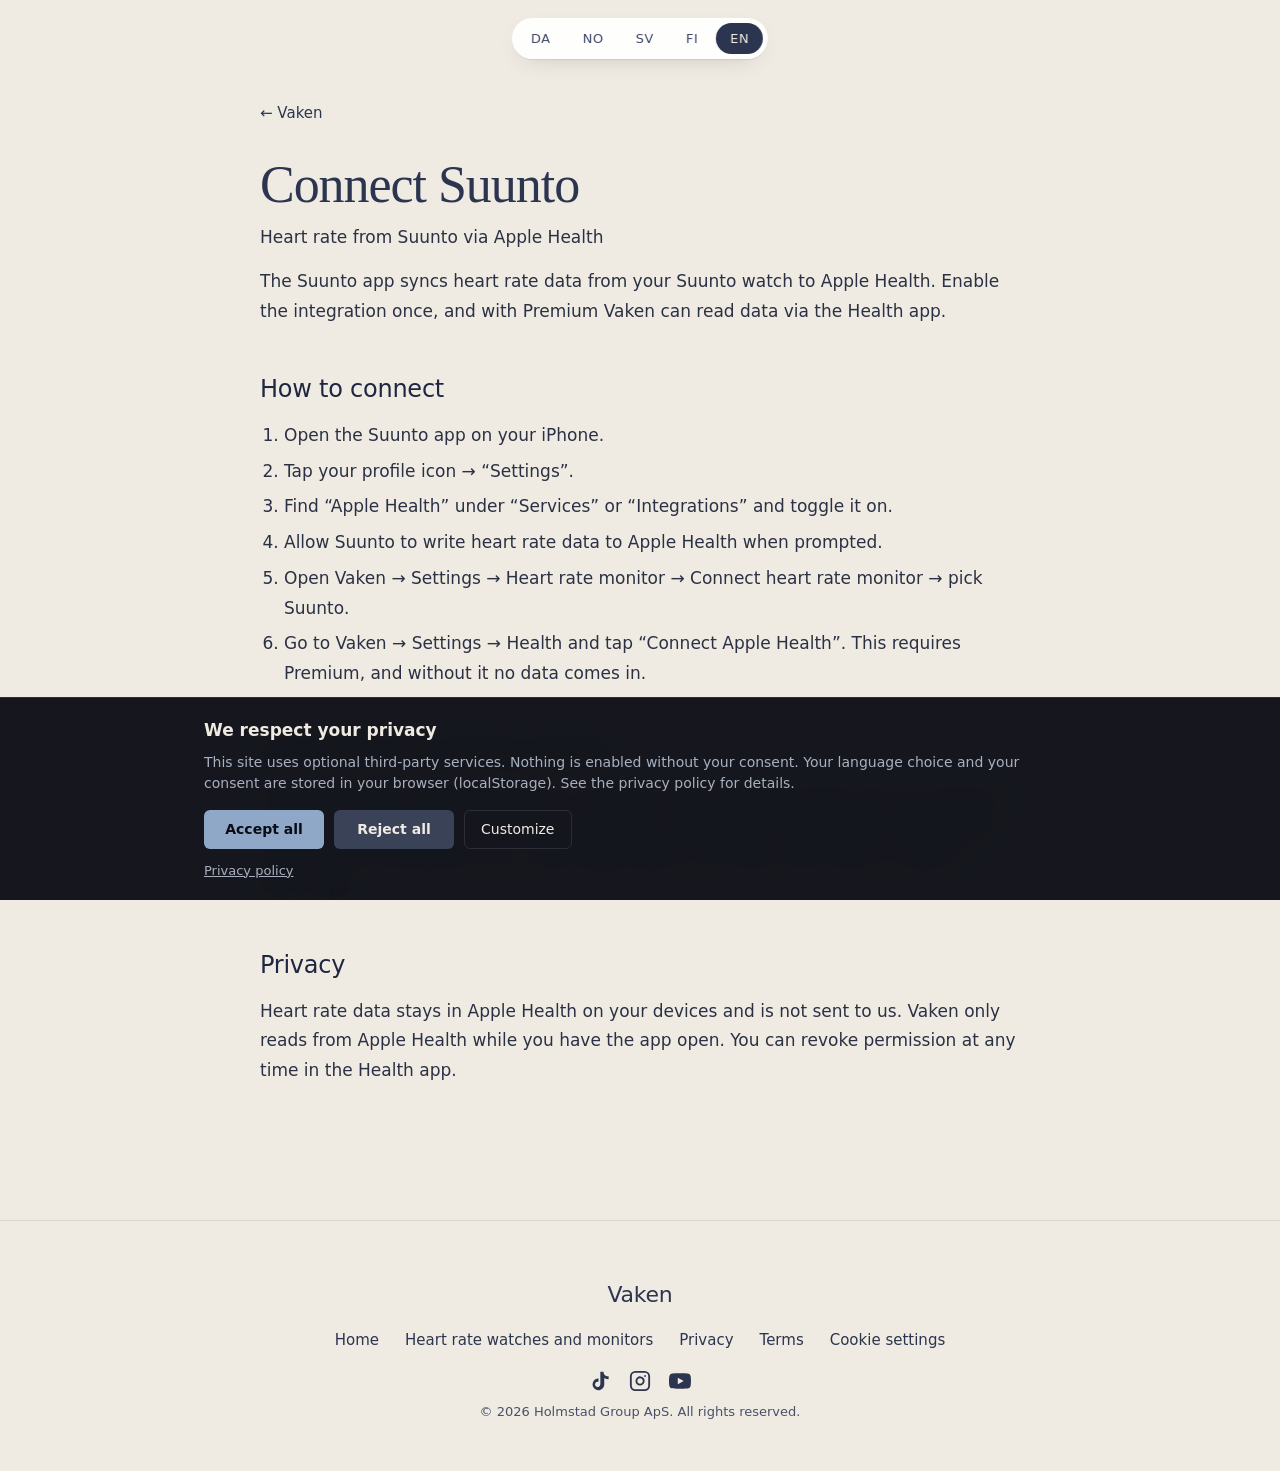
<file: connect/suunto.html>
<!DOCTYPE html>
<html lang="da">
<head>
    <meta charset="UTF-8">
    <meta name="viewport" content="width=device-width, initial-scale=1.0">
    <title>Tilkobl Suunto, Vaken</title>
    <meta name="description" content="Sådan får du puls fra Suunto i Vaken via Suunto-appen og Apple Health. Data via Apple Health kræver Premium.">
    <link rel="canonical" href="https://vaken.dk/connect/suunto">
    <link rel="alternate" hreflang="x-default" href="https://vaken.dk/connect/suunto">
    <link rel="alternate" hreflang="da" href="https://vaken.dk/connect/suunto?lang=da">
    <link rel="alternate" hreflang="no" href="https://vaken.dk/connect/suunto?lang=no">
    <link rel="alternate" hreflang="sv" href="https://vaken.dk/connect/suunto?lang=sv">
    <link rel="alternate" hreflang="fi" href="https://vaken.dk/connect/suunto?lang=fi">
    <link rel="alternate" hreflang="en" href="https://vaken.dk/connect/suunto?lang=en">
    <link rel="stylesheet" href="/style.css">
    <link rel="stylesheet" href="/consent.css">
</head>
<body>
    <nav class="lang-nav" aria-label="Sprogvalg / Language">
        <button class="lang-btn active" data-lang="da" aria-label="Dansk" lang="da">DA</button>
        <button class="lang-btn" data-lang="no" aria-label="Norsk" lang="nb">NO</button>
        <button class="lang-btn" data-lang="sv" aria-label="Svenska" lang="sv">SV</button>
        <button class="lang-btn" data-lang="fi" aria-label="Suomi" lang="fi">FI</button>
        <button class="lang-btn" data-lang="en" aria-label="English" lang="en">EN</button>
    </nav>

    <section class="legal-page">
        <div class="container">
            <a href="/" class="back-link">&larr; Vaken</a>

            <h1 data-da="Tilkobl Suunto" data-no="Koble til Suunto" data-sv="Anslut Suunto" data-fi="Yhdistä Suunto" data-en="Connect Suunto">Tilkobl Suunto</h1>
            <p class="legal-date" data-da="Puls fra Suunto via Apple Health" data-no="Puls fra Suunto via Apple Health" data-sv="Puls från Suunto via Apple Health" data-fi="Syke Suunnosta Apple Healthin kautta" data-en="Heart rate from Suunto via Apple Health">Puls fra Suunto via Apple Health</p>

            <p data-da="Suunto-appen synkroniserer pulsdata fra dit Suunto-ur til Apple Health. Aktivér integrationen én gang, så kan Vaken med Premium læse data via Sundhed-appen."
               data-no="Suunto-appen synkroniserer pulsdata fra Suunto-uret ditt til Apple Health. Aktiver integrasjonen én gang, så kan Vaken med Premium lese data via Helse-appen."
               data-sv="Suunto-appen synkroniserar pulsdata från din Suunto-klocka till Apple Health. Aktivera integrationen en gång så kan Vaken med Premium läsa data via Hälsa-appen."
               data-fi="Suunto-sovellus synkronoi sykedataa Suunto-kellostasi Apple Healthiin. Aktivoi integraatio kerran, niin Vaken voi lukea dataa Terveys-sovelluksen kautta Premiumilla."
               data-en="The Suunto app syncs heart rate data from your Suunto watch to Apple Health. Enable the integration once, and with Premium Vaken can read data via the Health app.">
                Suunto-appen synkroniserer pulsdata fra dit Suunto-ur til Apple Health. Aktivér integrationen én gang, så kan Vaken med Premium læse data via Sundhed-appen.
            </p>

            <h2 data-da="Sådan tilkobler du" data-no="Slik kobler du til" data-sv="Så här ansluter du" data-fi="Näin yhdistät" data-en="How to connect">Sådan tilkobler du</h2>
            <ol>
                <li data-da="Åbn Suunto-appen på din iPhone." data-no="Åpne Suunto-appen på iPhone-en din." data-sv="Öppna Suunto-appen på din iPhone." data-fi="Avaa Suunto-sovellus iPhonessasi." data-en="Open the Suunto app on your iPhone.">Åbn Suunto-appen på din iPhone.</li>
                <li data-da="Tryk på profilikonet &rarr; &ldquo;Indstillinger&rdquo;." data-no="Trykk profil-ikonet &rarr; &ldquo;Innstillinger&rdquo;." data-sv="Tryck profil-ikonen &rarr; &ldquo;Inställningar&rdquo;." data-fi="Napauta profiilikuvaketta &rarr; &ldquo;Asetukset&rdquo;." data-en="Tap your profile icon &rarr; &ldquo;Settings&rdquo;.">Tryk på profilikonet &rarr; &ldquo;Indstillinger&rdquo;.</li>
                <li data-da="Find &ldquo;Apple Health&rdquo; under &ldquo;Tjenester&rdquo; eller &ldquo;Integrationer&rdquo; og slå det til." data-no="Finn &ldquo;Apple Health&rdquo; under &ldquo;Tjenester&rdquo; eller &ldquo;Integrasjoner&rdquo; og slå det på." data-sv="Hitta &ldquo;Apple Health&rdquo; under &ldquo;Tjänster&rdquo; eller &ldquo;Integrationer&rdquo; och aktivera det." data-fi="Etsi &ldquo;Apple Health&rdquo; kohdasta &ldquo;Palvelut&rdquo; tai &ldquo;Integraatiot&rdquo; ja kytke se päälle." data-en="Find &ldquo;Apple Health&rdquo; under &ldquo;Services&rdquo; or &ldquo;Integrations&rdquo; and toggle it on.">Find &ldquo;Apple Health&rdquo; under &ldquo;Tjenester&rdquo; eller &ldquo;Integrationer&rdquo; og slå det til.</li>
                <li data-da="Tillad Suunto at skrive pulsdata til Apple Health når du bliver spurgt." data-no="Tillat Suunto å skrive pulsdata til Apple Health når du blir spurt." data-sv="Tillåt Suunto att skriva pulsdata till Apple Health när du blir tillfrågad." data-fi="Salli Suunnon kirjoittaa sykedataa Apple Healthiin, kun sitä kysytään." data-en="Allow Suunto to write heart rate data to Apple Health when prompted.">Tillad Suunto at skrive pulsdata til Apple Health når du bliver spurgt.</li>
                <li data-da="Åbn Vaken &rarr; Indstillinger &rarr; Pulsmåler &rarr; Tilkobl pulsmåler &rarr; vælg Suunto." data-no="Åpne Vaken &rarr; Innstillinger &rarr; Pulsmåler &rarr; Koble til pulsmåler &rarr; velg Suunto." data-sv="Öppna Vaken &rarr; Inställningar &rarr; Pulsmätare &rarr; Anslut pulsmätare &rarr; välj Suunto." data-fi="Avaa Vaken &rarr; Asetukset &rarr; Sykemittari &rarr; Yhdistä sykemittari &rarr; valitse Suunto." data-en="Open Vaken &rarr; Settings &rarr; Heart rate monitor &rarr; Connect heart rate monitor &rarr; pick Suunto.">Åbn Vaken &rarr; Indstillinger &rarr; Pulsmåler &rarr; Tilkobl pulsmåler &rarr; vælg Suunto.</li>
                <li data-da="Gå til Vaken &rarr; Indstillinger &rarr; Sundhed og tryk &ldquo;Tilslut Apple Health&rdquo;. Det kræver Premium, og uden det kommer der ingen data." data-no="Gå til Vaken &rarr; Innstillinger &rarr; Helse og trykk &ldquo;Koble til Apple Health&rdquo;. Det krever Premium, og uten det kommer det ingen data." data-sv="Gå till Vaken &rarr; Inställningar &rarr; Hälsa och tryck på &ldquo;Anslut Apple Health&rdquo;. Det kräver Premium, och utan det kommer inga data." data-fi="Siirry kohtaan Vaken &rarr; Asetukset &rarr; Terveys ja napauta &ldquo;Yhdistä Apple Health&rdquo;. Se vaatii Premiumin, eikä dataa tule ilman sitä." data-en="Go to Vaken &rarr; Settings &rarr; Health and tap &ldquo;Connect Apple Health&rdquo;. This requires Premium, and without it no data comes in.">Gå til Vaken &rarr; Indstillinger &rarr; Sundhed og tryk &ldquo;Tilslut Apple Health&rdquo;. Det kræver Premium, og uden det kommer der ingen data.</li>
            </ol>

            <h2 data-da="Live puls under session" data-no="Live puls under økt" data-sv="Livepuls under session" data-fi="Live-syke istunnon aikana" data-en="Live heart rate during session">Live puls under session</h2>
            <p data-da="Suunto-appens Apple Health-sync er passiv, pulsdata leveres efter en aktivitet er færdig. Live puls på iPhone kommer fra en Bluetooth-pulsmåler (Polar H10, Wahoo TICKR, Garmin Broadcast m.fl.). Med Apple Watch vises live puls i Vakens Watch-app."
               data-no="Suunto-appens Apple Health-synk er passiv, pulsdata leveres etter at en aktivitet er ferdig. Live puls på iPhone kommer fra en Bluetooth-pulsmåler (Polar H10, Wahoo TICKR, Garmin Broadcast m.fl.). Med Apple Watch vises live puls i Vakens Watch-app."
               data-sv="Suunto-appens Apple Health-synk är passiv, pulsdata levereras efter att en aktivitet är klar. Livepuls på iPhone kommer från en Bluetooth-pulsmätare (Polar H10, Wahoo TICKR, Garmin Broadcast m.fl.). Med Apple Watch visas livepuls i Vakens Watch-app."
               data-fi="Suunto-sovelluksen Apple Health -synkronointi on passiivinen, sykedataa toimitetaan, kun aktiviteetti on valmis. Live-syke iPhonella tulee Bluetooth-sykemittarista (Polar H10, Wahoo TICKR, Garmin Broadcast yms.). Apple Watchilla live-syke näkyy Vakenin Watch-sovelluksessa."
               data-en="The Suunto app's Apple Health sync is passive, heart rate data lands once an activity is finished. Live heart rate on iPhone comes from a Bluetooth monitor (Polar H10, Wahoo TICKR, Garmin Broadcast, etc.). With Apple Watch, live heart rate shows in Vaken's Watch app.">
                Suunto-appens Apple Health-sync er passiv, pulsdata leveres efter en aktivitet er færdig. Live puls på iPhone kommer fra en Bluetooth-pulsmåler (Polar H10, Wahoo TICKR, Garmin Broadcast m.fl.). Med Apple Watch vises live puls i Vakens Watch-app.
            </p>

            <h2 data-da="Privatliv" data-no="Personvern" data-sv="Integritet" data-fi="Tietosuoja" data-en="Privacy">Privatliv</h2>
            <p data-da="Pulsdata bliver i Apple Health på dine enheder og sendes ikke til os. Vaken læser kun fra Apple Health, mens du har appen åben. Du kan trække tilladelsen tilbage når som helst i Sundhed-appen."
               data-no="Pulsdata blir i Apple Health på enhetene dine og sendes ikke til oss. Vaken leser kun fra Apple Health mens du har appen åpen. Du kan trekke tillatelsen tilbake når som helst i Helse-appen."
               data-sv="Pulsdata finns kvar i Apple Health på dina enheter och skickas inte till oss. Vaken läser bara från Apple Health medan du har appen öppen. Du kan dra tillbaka behörigheten när som helst i Hälsa-appen."
               data-fi="Sykedata pysyy Apple Healthissa laitteillasi, eikä sitä lähetetä meille. Vaken lukee Apple Healthia vain, kun sovellus on auki. Voit perua luvan milloin tahansa Terveys-sovelluksessa."
               data-en="Heart rate data stays in Apple Health on your devices and is not sent to us. Vaken only reads from Apple Health while you have the app open. You can revoke permission at any time in the Health app.">
                Pulsdata bliver i Apple Health på dine enheder og sendes ikke til os. Vaken læser kun fra Apple Health, mens du har appen åben. Du kan trække tilladelsen tilbage når som helst i Sundhed-appen.
            </p>
        </div>
    </section>

    <footer>
        <div class="container">
            <p class="footer-name">Vaken</p>
            <div class="footer-links">
                <a href="/" data-da="Forside" data-no="Forside" data-sv="Startsida" data-fi="Etusivu" data-en="Home">Forside</a>
                <a href="/connect/" data-da="Pulsure og pulsmålere" data-no="Pulsklokker og pulsmålere" data-sv="Pulsklockor och pulsmätare" data-fi="Sykekellot ja sykemittarit" data-en="Heart rate watches and monitors">Pulsure og pulsmålere</a>
                <a href="/privacy" data-da="Privatlivspolitik" data-no="Personvernerklæring" data-sv="Integritetspolicy" data-fi="Tietosuojakäytäntö" data-en="Privacy">Privatlivspolitik</a>
                <a href="/terms" data-da="Vilkår" data-no="Vilkår" data-sv="Villkor" data-fi="Ehdot" data-en="Terms">Vilkår</a>
                <a href="#" data-cc-open-settings data-da="Cookie-indstillinger" data-no="Cookie-innstillinger" data-sv="Cookie-inställningar" data-fi="Evästeasetukset" data-en="Cookie settings">Cookie-indstillinger</a>
            </div>
            <div class="footer-social">
                <a href="https://www.tiktok.com/@HolmstadIT" aria-label="TikTok" target="_blank" rel="noopener noreferrer">
                    <svg viewBox="0 0 24 24" fill="currentColor" aria-hidden="true"><path d="M19.59 6.69a4.83 4.83 0 0 1-3.77-4.25V2h-3.45v13.67a2.89 2.89 0 0 1-5.2 1.74 2.89 2.89 0 0 1 2.31-4.64 2.93 2.93 0 0 1 .88.13V9.4a6.84 6.84 0 0 0-1-.05A6.33 6.33 0 0 0 5.8 20.1a6.34 6.34 0 0 0 10.86-4.43v-7a8.16 8.16 0 0 0 4.77 1.52v-3.4a4.85 4.85 0 0 1-1.84-.1z"/></svg>
                </a>
                <a href="https://www.instagram.com/holmstadit" aria-label="Instagram" target="_blank" rel="noopener noreferrer">
                    <svg viewBox="0 0 24 24" fill="none" stroke="currentColor" stroke-width="2" stroke-linecap="round" stroke-linejoin="round" aria-hidden="true"><rect x="2" y="2" width="20" height="20" rx="5" ry="5"/><path d="M16 11.37A4 4 0 1 1 12.63 8 4 4 0 0 1 16 11.37z"/><line x1="17.5" y1="6.5" x2="17.51" y2="6.5"/></svg>
                </a>
                <a href="https://www.youtube.com/@HolmstadIT" aria-label="YouTube" target="_blank" rel="noopener noreferrer">
                    <svg viewBox="0 0 24 24" fill="currentColor" aria-hidden="true"><path d="M23.5 6.2a3 3 0 0 0-2.1-2.1C19.6 3.6 12 3.6 12 3.6s-7.6 0-9.4.5A3 3 0 0 0 .5 6.2C0 8 0 12 0 12s0 4 .5 5.8a3 3 0 0 0 2.1 2.1c1.8.5 9.4.5 9.4.5s7.6 0 9.4-.5a3 3 0 0 0 2.1-2.1c.5-1.8.5-5.8.5-5.8s0-4-.5-5.8zM9.6 15.6V8.4l6.4 3.6-6.4 3.6z"/></svg>
                </a>
            </div>
            <p class="footer-copyright" data-da="&copy; 2026 Holmstad Group ApS. Alle rettigheder forbeholdes." data-no="&copy; 2026 Holmstad Group ApS. Alle rettigheter forbeholdt." data-sv="&copy; 2026 Holmstad Group ApS. Alla rättigheter förbehållna." data-fi="&copy; 2026 Holmstad Group ApS. Kaikki oikeudet pidätetään." data-en="&copy; 2026 Holmstad Group ApS. All rights reserved.">&copy; 2026 Holmstad Group ApS. Alle rettigheder forbeholdes.</p>
        </div>
    </footer>

    <script>
        window.COOKIE_CONSENT_CONFIG = {
            privacyUrl: '/privacy',
            detectLang: function () {
                var m = /[?&]lang=(da|no|sv|fi|en)(&|$)/.exec(window.location.search);
                if (m) return m[1];
                try {
                    var l = localStorage.getItem('vaken-lang');
                    if (l) return l;
                } catch (e) {}
                var b = (navigator.language || 'en').toLowerCase();
                if (b.indexOf('da') === 0) return 'da';
                if (b.indexOf('nb') === 0 || b.indexOf('nn') === 0 || b.indexOf('no') === 0) return 'no';
                if (b.indexOf('sv') === 0) return 'sv';
                if (b.indexOf('fi') === 0) return 'fi';
                return 'en';
            },
            services: {
                'google-fonts': {
                    label: {
                        da: 'Google Fonts', no: 'Google Fonts', sv: 'Google Fonts',
                        fi: 'Google Fonts', en: 'Google Fonts'
                    },
                    description: {
                        da: 'Indlæser skrifttypen Inter fra Googles servere. Dette sender din IP-adresse til Google. Uden samtykke bruges en fallback-skrifttype.',
                        no: 'Laster skriften Inter fra Googles servere. Dette sender IP-adressen din til Google. Uten samtykke brukes en fallback-skrift.',
                        sv: 'Laddar typsnittet Inter från Googles servrar. Detta skickar din IP-adress till Google. Utan samtycke används ett fallback-typsnitt.',
                        fi: 'Lataa Inter-kirjasimen Googlen palvelimilta. Tämä lähettää IP-osoitteesi Googlelle. Ilman suostumusta käytetään varakirjasinta.',
                        en: 'Loads the Inter font from Google servers. This sends your IP address to Google. A fallback font is used without consent.'
                    },
                    onAccept: function () {
                        var pc1 = document.createElement('link');
                        pc1.rel = 'preconnect'; pc1.href = 'https://fonts.googleapis.com';
                        document.head.appendChild(pc1);
                        var pc2 = document.createElement('link');
                        pc2.rel = 'preconnect'; pc2.href = 'https://fonts.gstatic.com'; pc2.crossOrigin = '';
                        document.head.appendChild(pc2);
                        var link = document.createElement('link');
                        link.rel = 'stylesheet';
                        link.href = 'https://fonts.googleapis.com/css2?family=Inter:wght@300;400;500;600&display=swap';
                        document.head.appendChild(link);
                    }
                }
            }
        };
    </script>
    <script src="/consent.js"></script>
    <script src="/script.js"></script>
</body>
</html>
</file>
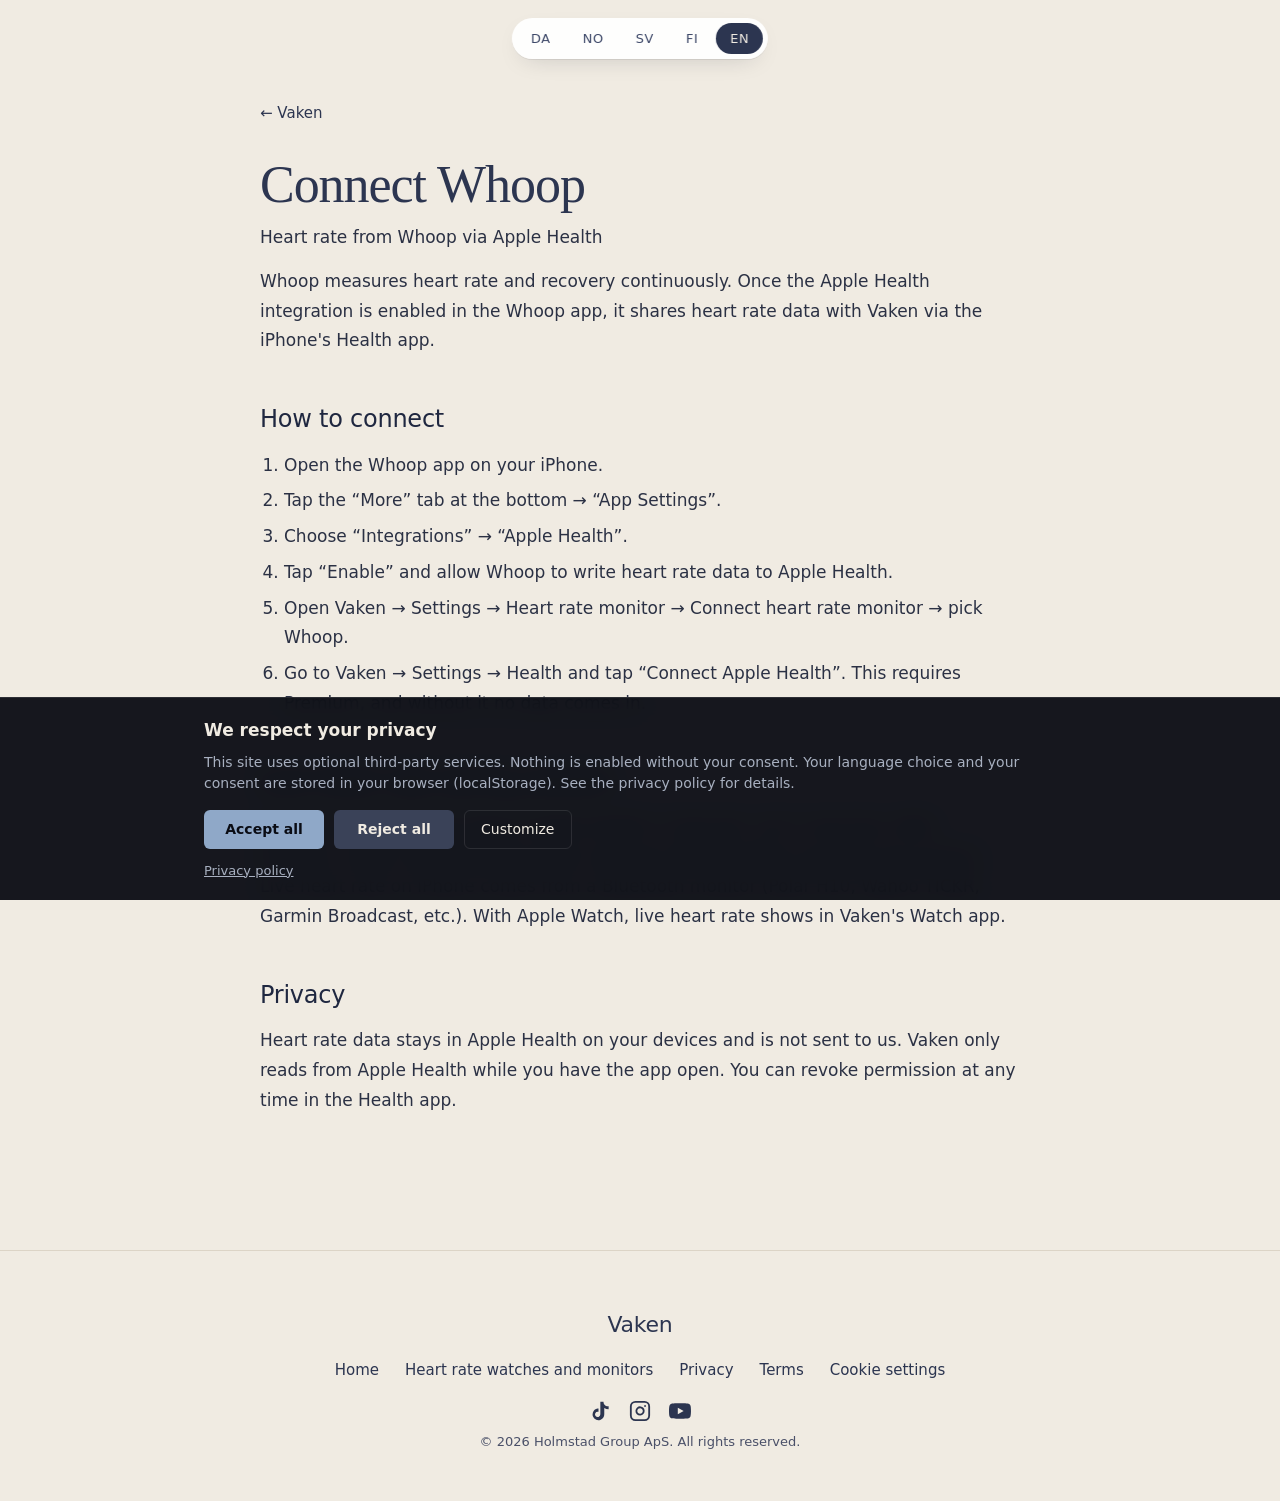
<file: connect/whoop.html>
<!DOCTYPE html>
<html lang="da">
<head>
    <meta charset="UTF-8">
    <meta name="viewport" content="width=device-width, initial-scale=1.0">
    <title>Tilkobl Whoop, Vaken</title>
    <meta name="description" content="Sådan får du puls fra Whoop i Vaken via Whoop-appen og Apple Health. Data via Apple Health kræver Premium.">
    <link rel="canonical" href="https://vaken.dk/connect/whoop">
    <link rel="alternate" hreflang="x-default" href="https://vaken.dk/connect/whoop">
    <link rel="alternate" hreflang="da" href="https://vaken.dk/connect/whoop?lang=da">
    <link rel="alternate" hreflang="no" href="https://vaken.dk/connect/whoop?lang=no">
    <link rel="alternate" hreflang="sv" href="https://vaken.dk/connect/whoop?lang=sv">
    <link rel="alternate" hreflang="fi" href="https://vaken.dk/connect/whoop?lang=fi">
    <link rel="alternate" hreflang="en" href="https://vaken.dk/connect/whoop?lang=en">
    <link rel="stylesheet" href="/style.css">
    <link rel="stylesheet" href="/consent.css">
</head>
<body>
    <nav class="lang-nav" aria-label="Sprogvalg / Language">
        <button class="lang-btn active" data-lang="da" aria-label="Dansk" lang="da">DA</button>
        <button class="lang-btn" data-lang="no" aria-label="Norsk" lang="nb">NO</button>
        <button class="lang-btn" data-lang="sv" aria-label="Svenska" lang="sv">SV</button>
        <button class="lang-btn" data-lang="fi" aria-label="Suomi" lang="fi">FI</button>
        <button class="lang-btn" data-lang="en" aria-label="English" lang="en">EN</button>
    </nav>

    <section class="legal-page">
        <div class="container">
            <a href="/" class="back-link">&larr; Vaken</a>

            <h1 data-da="Tilkobl Whoop" data-no="Koble til Whoop" data-sv="Anslut Whoop" data-fi="Yhdistä Whoop" data-en="Connect Whoop">Tilkobl Whoop</h1>
            <p class="legal-date" data-da="Puls fra Whoop via Apple Health" data-no="Puls fra Whoop via Apple Health" data-sv="Puls från Whoop via Apple Health" data-fi="Syke Whoopista Apple Healthin kautta" data-en="Heart rate from Whoop via Apple Health">Puls fra Whoop via Apple Health</p>

            <p data-da="Whoop måler puls og restitution kontinuerligt. Når Apple Health-integrationen er aktiveret i Whoop-appen, deler den pulsdata med Vaken via iPhonens Sundhed-app."
               data-no="Whoop måler puls og restitusjon kontinuerlig. Når Apple Health-integrasjonen er aktivert i Whoop-appen, deler den pulsdata med Vaken via iPhone-ens Helse-app."
               data-sv="Whoop mäter puls och återhämtning kontinuerligt. När Apple Health-integrationen är aktiverad i Whoop-appen delar den pulsdata med Vaken via iPhones Hälsa-app."
               data-fi="Whoop mittaa sykettä ja palautumista jatkuvasti. Kun Apple Health -integraatio on aktivoitu Whoop-sovelluksessa, se jakaa sykedataa Vakenin kanssa iPhonen Terveys-sovelluksen kautta."
               data-en="Whoop measures heart rate and recovery continuously. Once the Apple Health integration is enabled in the Whoop app, it shares heart rate data with Vaken via the iPhone's Health app.">
                Whoop måler puls og restitution kontinuerligt. Når Apple Health-integrationen er aktiveret i Whoop-appen, deler den pulsdata med Vaken via iPhonens Sundhed-app.
            </p>

            <h2 data-da="Sådan tilkobler du" data-no="Slik kobler du til" data-sv="Så här ansluter du" data-fi="Näin yhdistät" data-en="How to connect">Sådan tilkobler du</h2>
            <ol>
                <li data-da="Åbn Whoop-appen på din iPhone." data-no="Åpne Whoop-appen på iPhone-en din." data-sv="Öppna Whoop-appen på din iPhone." data-fi="Avaa Whoop-sovellus iPhonessasi." data-en="Open the Whoop app on your iPhone.">Åbn Whoop-appen på din iPhone.</li>
                <li data-da="Tryk på &ldquo;More&rdquo;-tabben i bunden &rarr; &ldquo;App Settings&rdquo;." data-no="Trykk &ldquo;More&rdquo;-fanen nederst &rarr; &ldquo;App Settings&rdquo;." data-sv="Tryck &ldquo;More&rdquo;-fliken längst ner &rarr; &ldquo;App Settings&rdquo;." data-fi="Napauta &ldquo;More&rdquo;-välilehteä alhaalla &rarr; &ldquo;App Settings&rdquo;." data-en="Tap the &ldquo;More&rdquo; tab at the bottom &rarr; &ldquo;App Settings&rdquo;.">Tryk på &ldquo;More&rdquo;-tabben i bunden &rarr; &ldquo;App Settings&rdquo;.</li>
                <li data-da="Vælg &ldquo;Integrations&rdquo; &rarr; &ldquo;Apple Health&rdquo;." data-no="Velg &ldquo;Integrations&rdquo; &rarr; &ldquo;Apple Health&rdquo;." data-sv="Välj &ldquo;Integrations&rdquo; &rarr; &ldquo;Apple Health&rdquo;." data-fi="Valitse &ldquo;Integrations&rdquo; &rarr; &ldquo;Apple Health&rdquo;." data-en="Choose &ldquo;Integrations&rdquo; &rarr; &ldquo;Apple Health&rdquo;.">Vælg &ldquo;Integrations&rdquo; &rarr; &ldquo;Apple Health&rdquo;.</li>
                <li data-da="Tryk på &ldquo;Enable&rdquo; og tillad Whoop at skrive pulsdata til Apple Health." data-no="Trykk &ldquo;Enable&rdquo; og tillat Whoop å skrive pulsdata til Apple Health." data-sv="Tryck &ldquo;Enable&rdquo; och tillåt Whoop att skriva pulsdata till Apple Health." data-fi="Napauta &ldquo;Enable&rdquo; ja salli Whoopin kirjoittaa sykedataa Apple Healthiin." data-en="Tap &ldquo;Enable&rdquo; and allow Whoop to write heart rate data to Apple Health.">Tryk på &ldquo;Enable&rdquo; og tillad Whoop at skrive pulsdata til Apple Health.</li>
                <li data-da="Åbn Vaken &rarr; Indstillinger &rarr; Pulsmåler &rarr; Tilkobl pulsmåler &rarr; vælg Whoop." data-no="Åpne Vaken &rarr; Innstillinger &rarr; Pulsmåler &rarr; Koble til pulsmåler &rarr; velg Whoop." data-sv="Öppna Vaken &rarr; Inställningar &rarr; Pulsmätare &rarr; Anslut pulsmätare &rarr; välj Whoop." data-fi="Avaa Vaken &rarr; Asetukset &rarr; Sykemittari &rarr; Yhdistä sykemittari &rarr; valitse Whoop." data-en="Open Vaken &rarr; Settings &rarr; Heart rate monitor &rarr; Connect heart rate monitor &rarr; pick Whoop.">Åbn Vaken &rarr; Indstillinger &rarr; Pulsmåler &rarr; Tilkobl pulsmåler &rarr; vælg Whoop.</li>
                <li data-da="Gå til Vaken &rarr; Indstillinger &rarr; Sundhed og tryk &ldquo;Tilslut Apple Health&rdquo;. Det kræver Premium, og uden det kommer der ingen data." data-no="Gå til Vaken &rarr; Innstillinger &rarr; Helse og trykk &ldquo;Koble til Apple Health&rdquo;. Det krever Premium, og uten det kommer det ingen data." data-sv="Gå till Vaken &rarr; Inställningar &rarr; Hälsa och tryck på &ldquo;Anslut Apple Health&rdquo;. Det kräver Premium, och utan det kommer inga data." data-fi="Siirry kohtaan Vaken &rarr; Asetukset &rarr; Terveys ja napauta &ldquo;Yhdistä Apple Health&rdquo;. Se vaatii Premiumin, eikä dataa tule ilman sitä." data-en="Go to Vaken &rarr; Settings &rarr; Health and tap &ldquo;Connect Apple Health&rdquo;. This requires Premium, and without it no data comes in.">Gå til Vaken &rarr; Indstillinger &rarr; Sundhed og tryk &ldquo;Tilslut Apple Health&rdquo;. Det kræver Premium, og uden det kommer der ingen data.</li>
            </ol>

            <h2 data-da="Live puls under session" data-no="Live puls under økt" data-sv="Livepuls under session" data-fi="Live-syke istunnon aikana" data-en="Live heart rate during session">Live puls under session</h2>
            <p data-da="Whoop synkroniserer pulsdata til Apple Health i intervaller, ikke i realtid. Med Premium viser Vaken baseline-puls fra Whoop før og efter sessionen. Live puls på iPhone kommer fra en Bluetooth-pulsmåler (Polar H10, Wahoo TICKR, Garmin Broadcast m.fl.). Med Apple Watch vises live puls i Vakens Watch-app."
               data-no="Whoop synkroniserer pulsdata til Apple Health i intervaller, ikke i sanntid. Med Premium viser Vaken baseline-puls fra Whoop før og etter økten. Live puls på iPhone kommer fra en Bluetooth-pulsmåler (Polar H10, Wahoo TICKR, Garmin Broadcast m.fl.). Med Apple Watch vises live puls i Vakens Watch-app."
               data-sv="Whoop synkar pulsdata till Apple Health i intervall, inte i realtid. Med Premium visar Vaken baseline-puls från Whoop före och efter sessionen. Livepuls på iPhone kommer från en Bluetooth-pulsmätare (Polar H10, Wahoo TICKR, Garmin Broadcast m.fl.). Med Apple Watch visas livepuls i Vakens Watch-app."
               data-fi="Whoop synkronoi sykedataa Apple Healthiin intervalleilla, ei reaaliajassa. Premiumilla Vaken näyttää lähtötason sykkeen Whoopista ennen istuntoa ja sen jälkeen. Live-syke iPhonella tulee Bluetooth-sykemittarista (Polar H10, Wahoo TICKR, Garmin Broadcast yms.). Apple Watchilla live-syke näkyy Vakenin Watch-sovelluksessa."
               data-en="Whoop syncs heart rate data to Apple Health in intervals, not in real time. With Premium, Vaken shows baseline heart rate from Whoop before and after the session. Live heart rate on iPhone comes from a Bluetooth monitor (Polar H10, Wahoo TICKR, Garmin Broadcast, etc.). With Apple Watch, live heart rate shows in Vaken's Watch app.">
                Whoop synkroniserer pulsdata til Apple Health i intervaller, ikke i realtid. Med Premium viser Vaken baseline-puls fra Whoop før og efter sessionen. Live puls på iPhone kommer fra en Bluetooth-pulsmåler (Polar H10, Wahoo TICKR, Garmin Broadcast m.fl.). Med Apple Watch vises live puls i Vakens Watch-app.
            </p>

            <h2 data-da="Privatliv" data-no="Personvern" data-sv="Integritet" data-fi="Tietosuoja" data-en="Privacy">Privatliv</h2>
            <p data-da="Pulsdata bliver i Apple Health på dine enheder og sendes ikke til os. Vaken læser kun fra Apple Health, mens du har appen åben. Du kan trække tilladelsen tilbage når som helst i Sundhed-appen."
               data-no="Pulsdata blir i Apple Health på enhetene dine og sendes ikke til oss. Vaken leser kun fra Apple Health mens du har appen åpen. Du kan trekke tillatelsen tilbake når som helst i Helse-appen."
               data-sv="Pulsdata finns kvar i Apple Health på dina enheter och skickas inte till oss. Vaken läser bara från Apple Health medan du har appen öppen. Du kan dra tillbaka behörigheten när som helst i Hälsa-appen."
               data-fi="Sykedata pysyy Apple Healthissa laitteillasi, eikä sitä lähetetä meille. Vaken lukee Apple Healthia vain, kun sovellus on auki. Voit perua luvan milloin tahansa Terveys-sovelluksessa."
               data-en="Heart rate data stays in Apple Health on your devices and is not sent to us. Vaken only reads from Apple Health while you have the app open. You can revoke permission at any time in the Health app.">
                Pulsdata bliver i Apple Health på dine enheder og sendes ikke til os. Vaken læser kun fra Apple Health, mens du har appen åben. Du kan trække tilladelsen tilbage når som helst i Sundhed-appen.
            </p>
        </div>
    </section>

    <footer>
        <div class="container">
            <p class="footer-name">Vaken</p>
            <div class="footer-links">
                <a href="/" data-da="Forside" data-no="Forside" data-sv="Startsida" data-fi="Etusivu" data-en="Home">Forside</a>
                <a href="/connect/" data-da="Pulsure og pulsmålere" data-no="Pulsklokker og pulsmålere" data-sv="Pulsklockor och pulsmätare" data-fi="Sykekellot ja sykemittarit" data-en="Heart rate watches and monitors">Pulsure og pulsmålere</a>
                <a href="/privacy" data-da="Privatlivspolitik" data-no="Personvernerklæring" data-sv="Integritetspolicy" data-fi="Tietosuojakäytäntö" data-en="Privacy">Privatlivspolitik</a>
                <a href="/terms" data-da="Vilkår" data-no="Vilkår" data-sv="Villkor" data-fi="Ehdot" data-en="Terms">Vilkår</a>
                <a href="#" data-cc-open-settings data-da="Cookie-indstillinger" data-no="Cookie-innstillinger" data-sv="Cookie-inställningar" data-fi="Evästeasetukset" data-en="Cookie settings">Cookie-indstillinger</a>
            </div>
            <div class="footer-social">
                <a href="https://www.tiktok.com/@HolmstadIT" aria-label="TikTok" target="_blank" rel="noopener noreferrer">
                    <svg viewBox="0 0 24 24" fill="currentColor" aria-hidden="true"><path d="M19.59 6.69a4.83 4.83 0 0 1-3.77-4.25V2h-3.45v13.67a2.89 2.89 0 0 1-5.2 1.74 2.89 2.89 0 0 1 2.31-4.64 2.93 2.93 0 0 1 .88.13V9.4a6.84 6.84 0 0 0-1-.05A6.33 6.33 0 0 0 5.8 20.1a6.34 6.34 0 0 0 10.86-4.43v-7a8.16 8.16 0 0 0 4.77 1.52v-3.4a4.85 4.85 0 0 1-1.84-.1z"/></svg>
                </a>
                <a href="https://www.instagram.com/holmstadit" aria-label="Instagram" target="_blank" rel="noopener noreferrer">
                    <svg viewBox="0 0 24 24" fill="none" stroke="currentColor" stroke-width="2" stroke-linecap="round" stroke-linejoin="round" aria-hidden="true"><rect x="2" y="2" width="20" height="20" rx="5" ry="5"/><path d="M16 11.37A4 4 0 1 1 12.63 8 4 4 0 0 1 16 11.37z"/><line x1="17.5" y1="6.5" x2="17.51" y2="6.5"/></svg>
                </a>
                <a href="https://www.youtube.com/@HolmstadIT" aria-label="YouTube" target="_blank" rel="noopener noreferrer">
                    <svg viewBox="0 0 24 24" fill="currentColor" aria-hidden="true"><path d="M23.5 6.2a3 3 0 0 0-2.1-2.1C19.6 3.6 12 3.6 12 3.6s-7.6 0-9.4.5A3 3 0 0 0 .5 6.2C0 8 0 12 0 12s0 4 .5 5.8a3 3 0 0 0 2.1 2.1c1.8.5 9.4.5 9.4.5s7.6 0 9.4-.5a3 3 0 0 0 2.1-2.1c.5-1.8.5-5.8.5-5.8s0-4-.5-5.8zM9.6 15.6V8.4l6.4 3.6-6.4 3.6z"/></svg>
                </a>
            </div>
            <p class="footer-copyright" data-da="&copy; 2026 Holmstad Group ApS. Alle rettigheder forbeholdes." data-no="&copy; 2026 Holmstad Group ApS. Alle rettigheter forbeholdt." data-sv="&copy; 2026 Holmstad Group ApS. Alla rättigheter förbehållna." data-fi="&copy; 2026 Holmstad Group ApS. Kaikki oikeudet pidätetään." data-en="&copy; 2026 Holmstad Group ApS. All rights reserved.">&copy; 2026 Holmstad Group ApS. Alle rettigheder forbeholdes.</p>
        </div>
    </footer>

    <script>
        window.COOKIE_CONSENT_CONFIG = {
            privacyUrl: '/privacy',
            detectLang: function () {
                var m = /[?&]lang=(da|no|sv|fi|en)(&|$)/.exec(window.location.search);
                if (m) return m[1];
                try {
                    var l = localStorage.getItem('vaken-lang');
                    if (l) return l;
                } catch (e) {}
                var b = (navigator.language || 'en').toLowerCase();
                if (b.indexOf('da') === 0) return 'da';
                if (b.indexOf('nb') === 0 || b.indexOf('nn') === 0 || b.indexOf('no') === 0) return 'no';
                if (b.indexOf('sv') === 0) return 'sv';
                if (b.indexOf('fi') === 0) return 'fi';
                return 'en';
            },
            services: {
                'google-fonts': {
                    label: {
                        da: 'Google Fonts', no: 'Google Fonts', sv: 'Google Fonts',
                        fi: 'Google Fonts', en: 'Google Fonts'
                    },
                    description: {
                        da: 'Indlæser skrifttypen Inter fra Googles servere. Dette sender din IP-adresse til Google. Uden samtykke bruges en fallback-skrifttype.',
                        no: 'Laster skriften Inter fra Googles servere. Dette sender IP-adressen din til Google. Uten samtykke brukes en fallback-skrift.',
                        sv: 'Laddar typsnittet Inter från Googles servrar. Detta skickar din IP-adress till Google. Utan samtycke används ett fallback-typsnitt.',
                        fi: 'Lataa Inter-kirjasimen Googlen palvelimilta. Tämä lähettää IP-osoitteesi Googlelle. Ilman suostumusta käytetään varakirjasinta.',
                        en: 'Loads the Inter font from Google servers. This sends your IP address to Google. A fallback font is used without consent.'
                    },
                    onAccept: function () {
                        var pc1 = document.createElement('link');
                        pc1.rel = 'preconnect'; pc1.href = 'https://fonts.googleapis.com';
                        document.head.appendChild(pc1);
                        var pc2 = document.createElement('link');
                        pc2.rel = 'preconnect'; pc2.href = 'https://fonts.gstatic.com'; pc2.crossOrigin = '';
                        document.head.appendChild(pc2);
                        var link = document.createElement('link');
                        link.rel = 'stylesheet';
                        link.href = 'https://fonts.googleapis.com/css2?family=Inter:wght@300;400;500;600&display=swap';
                        document.head.appendChild(link);
                    }
                }
            }
        };
    </script>
    <script src="/consent.js"></script>
    <script src="/script.js"></script>
</body>
</html>
</file>
<file: style.css>
/* Vaken, vaken.dk. Design "Birk": varm birkehvid, fjordblå, sand og stålblå. */

:root {
    --fjord: #2C3550;
    --fjord-dark: #1F2740;
    --fjord-light: #3D4868;
    --sand: #D4C9B8;
    --steel: #8FA8C8;
    --birch: #F0EBE2;
    --card: #FBF8F2;
    --ink: #1A1F30;
    --text-muted: #4a5068;
    --line: #dcd4c6;
    --tint-blue: #DCE4F0;
    --tint-sand: #E7DFCF;
    --tint-steel: #CFD6E4;
    --serif: ui-serif, "New York", "Iowan Old Style", Georgia, serif;
    --sans: 'Inter', -apple-system, BlinkMacSystemFont, "SF Pro Text", system-ui, sans-serif;
    --radius: 32px;
}

* { margin: 0; padding: 0; box-sizing: border-box; }

html { scroll-behavior: smooth; }

body {
    font-family: var(--sans);
    color: var(--ink);
    background: var(--birch);
    line-height: 1.6;
    overflow-x: hidden;
    -webkit-font-smoothing: antialiased;
}

img { max-width: 100%; display: block; }
a { color: inherit; }
:focus-visible { outline: 3px solid var(--fjord); outline-offset: 3px; border-radius: 6px; }
.try-section :focus-visible, .signup .container :focus-visible, .hero-panel :focus-visible, .cc-banner :focus-visible, .cc-modal :focus-visible { outline-color: var(--sand); }

.container {
    max-width: 1200px;
    margin: 0 auto;
    padding: 0 40px;
}

/* ---------- Sprogvalg (fast pille i toppen) ---------- */
.lang-nav {
    position: absolute;
    top: 18px;
    left: 50%;
    transform: translateX(-50%);
    z-index: 100;
    display: flex;
    gap: 4px;
    background: rgba(255, 255, 255, 0.92);
    backdrop-filter: blur(10px);
    -webkit-backdrop-filter: blur(10px);
    border-radius: 99px;
    padding: 5px;
    box-shadow: 0 1px 0 rgba(26, 31, 48, 0.08), 0 8px 24px -12px rgba(26, 31, 48, 0.25);
}

.lang-btn {
    background: none;
    border: none;
    color: var(--fjord-light);
    font-family: var(--sans);
    font-size: 13px;
    font-weight: 500;
    padding: 8px 14px;
    border-radius: 99px;
    cursor: pointer;
    transition: background 0.2s, color 0.2s;
    letter-spacing: 0.04em;
}

.lang-btn:hover { color: var(--fjord-dark); background: rgba(44, 53, 80, 0.08); }
.lang-btn.active { background: var(--fjord); color: var(--birch); }

/* ---------- Topbar ---------- */
.site-header {
    max-width: 1200px;
    margin: 0 auto;
    padding: 24px 40px;
    display: flex;
    align-items: center;
    justify-content: space-between;
    min-height: 84px;
}

.logo {
    display: inline-flex;
    align-items: center;
    gap: 10px;
    font-size: 24px;
    font-weight: 500;
    letter-spacing: -0.01em;
    color: var(--fjord);
    text-decoration: none;
}

.logo svg { width: 24px; height: 24px; }

.header-actions { display: flex; align-items: center; gap: 24px; }
.help-link { color: var(--fjord); text-decoration: none; font-size: 16px; font-weight: 500; padding: 8px 4px; }
.help-link:hover { text-decoration: underline; text-underline-offset: 4px; }

/* ---------- Knapper ---------- */
.cta-btn {
    display: inline-block;
    background: var(--fjord);
    color: var(--birch);
    padding: 16px 32px;
    border-radius: 99px;
    font-weight: 500;
    font-size: 16px;
    text-decoration: none;
    border: 1.5px solid var(--fjord);
    transition: transform 0.2s, background 0.2s, box-shadow 0.2s;
}

.cta-btn:hover {
    background: var(--fjord-dark);
    transform: translateY(-2px);
    box-shadow: 0 10px 24px -10px rgba(31, 39, 64, 0.5);
}

.cta-btn.small { padding: 11px 22px; font-size: 14px; }
.cta-btn.ghost { background: transparent; color: var(--fjord); }
.cta-btn.ghost:hover { background: rgba(44, 53, 80, 0.07); box-shadow: none; }

/* ---------- Hero ---------- */
.hero {
    max-width: 1200px;
    margin: 0 auto;
    padding: 40px 40px 100px;
    display: grid;
    grid-template-columns: 1.05fr 1fr;
    gap: 56px;
    align-items: center;
}

.hero h1 {
    font-family: var(--serif);
    font-weight: 400;
    font-size: clamp(44px, 6vw, 76px);
    line-height: 1.04;
    letter-spacing: -0.02em;
    color: var(--fjord);
    text-wrap: balance;
}

.subtitle {
    font-size: 21px;
    line-height: 1.5;
    color: var(--text-muted);
    margin: 26px 0 38px;
    max-width: 30em;
}

.hero-actions { display: flex; gap: 14px; flex-wrap: wrap; }

.hero-panel {
    background: var(--fjord);
    border-radius: var(--radius);
    aspect-ratio: 1 / 1.08;
    position: relative;
    overflow: hidden;
    display: grid;
    place-items: center;
}

.hero-ring {
    position: absolute;
    width: 78%;
    color: var(--sand);
    opacity: 0.4;
    animation: breathe 8s ease-in-out infinite;
}

.hero-phone img { width: 100%; height: auto; }

.hero-ring svg { width: 100%; height: auto; display: block; }

.hero-phone {
    position: relative;
    width: 46%;
    margin-top: 18%;
    transform: rotate(3deg);
    border-radius: 38px;
    border: 7px solid #0d1120;
    background: #0d1120;
    overflow: hidden;
    box-shadow: 0 30px 60px -20px rgba(0, 0, 0, 0.5);
}

@keyframes breathe {
    0%, 100% { transform: scale(0.82); }
    37.5% { transform: scale(1); }
}

/* ---------- Manifest og løfter ---------- */
.manifest {
    background: var(--sand);
    border-radius: var(--radius);
    margin: 0 auto;
    max-width: 1120px;
    padding: 64px 56px;
}

.manifest .container { max-width: none; padding: 0; }

.manifest-lead {
    font-family: var(--serif);
    font-size: clamp(22px, 2.6vw, 30px);
    line-height: 1.4;
    color: var(--fjord-dark);
    margin: 0 0 44px;
    max-width: 34em;
}

.pledge {
    list-style: none;
    display: grid;
    grid-template-columns: repeat(3, 1fr);
    gap: 40px;
}

.pledge-title { display: block; font-size: 26px; font-weight: 500; color: var(--fjord-dark); margin-bottom: 8px; letter-spacing: -0.01em; }
.pledge-body { display: block; font-size: 17px; line-height: 1.5; color: #3d4660; }

/* ---------- Prøv ringen ---------- */
.try-section {
    background: var(--fjord);
    color: var(--sand);
    border-radius: var(--radius);
    max-width: 1120px;
    margin: 24px auto 0;
    padding: 80px 24px;
    display: flex;
    flex-direction: column;
    align-items: center;
    gap: 36px;
}

.try-ring-container {
    width: 240px;
    height: 240px;
    position: relative;
    display: grid;
    place-items: center;
}

.try-ring {
    width: 200px;
    height: 200px;
    border: 3px solid var(--sand);
    border-radius: 50%;
    animation: breathe 8s ease-in-out infinite;
}

.breathe-text {
    position: absolute;
    font-size: 14px;
    letter-spacing: 0.12em;
    text-transform: uppercase;
    color: var(--steel);
    text-align: center;
    max-width: 130px;
    line-height: 1.4;
}

.rhythm-info { display: flex; align-items: baseline; gap: 14px; }
.phase-label { font-size: 24px; letter-spacing: 0.2em; text-transform: uppercase; color: var(--sand); font-weight: 300; }
.timer { font-size: 48px; font-weight: 200; color: var(--birch); font-variant-numeric: tabular-nums; min-width: 1ch; }

/* ---------- Sektioner (fælles) ---------- */
.app-demo, .app-screenshots, .story, .about, .features, .audience, .signup { padding: 100px 0 0; }

.app-demo h2, .app-screenshots h2, .story h2, .about-text h2, .features h2, .audience h2, .signup h2 {
    font-family: var(--serif);
    font-weight: 400;
    font-size: clamp(34px, 4.4vw, 52px);
    line-height: 1.1;
    letter-spacing: -0.015em;
    color: var(--fjord);
    text-wrap: balance;
}

.app-demo h2, .app-screenshots h2, .features h2, .audience h2 { text-align: center; margin-bottom: 48px; }

/* ---------- Demo-video ---------- */
.app-demo-video {
    display: block;
    margin: 0 auto;
    width: 320px;
    max-width: 100%;
    height: auto;
    border-radius: 36px;
    border: 7px solid #0d1120;
    background: #0d1120;
    box-shadow: 0 30px 60px -24px rgba(31, 39, 64, 0.5);
}

/* ---------- Skærmbilleder ---------- */
.screenshots-grid { display: grid; grid-template-columns: repeat(3, 1fr); gap: 22px; }

.screenshot-card {
    position: relative;
    display: flex;
    flex-direction: column;
    height: 600px;
    padding: 36px 34px 0;
    border-radius: 30px;
    overflow: hidden;
    background: var(--tint-blue);
}

.screenshot-card:nth-child(2) { background: var(--tint-sand); }
.screenshot-card:nth-child(3) { background: var(--tint-steel); }

.screenshot-caption { order: 1; font-size: 26px; font-weight: 500; letter-spacing: -0.01em; line-height: 1.2; color: var(--fjord-dark); }

.screenshot-link {
    order: 2;
    margin-top: 10px;
    font-size: 16px;
    font-weight: 500;
    color: var(--fjord);
}

.screenshot-link:hover { color: var(--fjord-light); }

.screenshot-card img {
    order: 3;
    width: 62%;
    height: auto;
    margin: auto auto -120px;
    padding-top: 28px;
    border-radius: 38px 38px 0 0;
    border: 7px solid #0d1120;
    border-bottom: none;
    background: #0d1120;
    box-shadow: 0 30px 60px -20px rgba(0, 0, 0, 0.4);
    position: relative;
}

/* Ulæst liste på /connect/ */
.connect-list { list-style: none; margin: 24px 0 40px; padding: 0; }
.connect-list li { margin: 0; padding: 0; border-bottom: 1px solid var(--line); }
.connect-list li:last-child { border-bottom: none; }
.connect-list a { display: block; padding: 18px 4px; color: var(--fjord); text-decoration: none; font-size: 17px; font-weight: 500; transition: color 0.2s ease, padding 0.2s ease; }
.connect-list a:hover { color: var(--fjord-light); padding-left: 10px; }
.connect-hint { color: var(--text-muted); font-size: 14px; font-weight: 400; }

/* ---------- Historie ---------- */
.story .container { max-width: 880px; }
.story h2 { margin-bottom: 36px; text-align: left; }

.story blockquote {
    font-family: var(--serif);
    font-size: clamp(22px, 2.8vw, 30px);
    line-height: 1.4;
    color: var(--fjord-dark);
    padding-left: 28px;
    border-left: 3px solid var(--steel);
    margin-bottom: 32px;
}

.story-body { font-size: 19px; line-height: 1.65; color: var(--text-muted); max-width: 36em; }
.story-author { margin-top: 20px; font-size: 15px; color: var(--fjord-light); }

/* ---------- Om mig ---------- */
.about-layout { display: grid; grid-template-columns: 5fr 7fr; gap: 56px; align-items: center; }
.about-image img { width: 100%; height: auto; border-radius: var(--radius); }
.about-text h2 { margin-bottom: 20px; }
.about-text p { font-size: 19px; line-height: 1.65; color: var(--text-muted); margin-bottom: 16px; max-width: 34em; }

/* ---------- Funktioner ---------- */
.feature-grid { display: grid; grid-template-columns: repeat(3, 1fr); gap: 20px; }

.feature-card { background: var(--card); border: 1px solid var(--line); border-radius: 26px; padding: 34px 30px 36px; }
.feature-card:nth-child(3n+2) { background: var(--tint-blue); border-color: transparent; }
.feature-card:nth-child(3n) { background: var(--tint-sand); border-color: transparent; }
.feature-icon { width: 44px; height: 44px; color: var(--fjord); margin-bottom: 22px; }
.feature-icon svg { width: 100%; height: 100%; }
.feature-card h3 { font-size: 22px; font-weight: 500; letter-spacing: -0.01em; color: var(--fjord-dark); margin-bottom: 10px; }
.feature-card p { font-size: 16px; line-height: 1.6; color: #3d4660; }

/* ---------- Målgruppe ---------- */
.audience-grid { display: grid; grid-template-columns: repeat(3, 1fr); gap: 14px; }
.audience-item { background: var(--card); border: 1px solid var(--line); border-radius: 99px; padding: 20px 28px; font-size: 17px; font-weight: 500; color: var(--fjord-dark); text-align: center; }

/* ---------- Download ---------- */
.signup .container { padding: 0 40px; }

.signup .container {
    background: var(--fjord);
    border-radius: var(--radius);
    max-width: 1120px;
    padding: 88px 40px;
    text-align: center;
}

.signup h2 { color: var(--sand); margin-bottom: 14px; }
.signup-text { color: var(--steel); font-size: 19px; margin-bottom: 32px; }
.signup .cta-btn { background: var(--sand); color: var(--fjord-dark); border-color: var(--sand); }
.signup .cta-btn:hover { background: var(--birch); }

/* ---------- Footer ---------- */
footer { margin-top: 80px; padding: 56px 24px 48px; text-align: center; border-top: 1px solid var(--line); }
.footer-name { font-size: 22px; font-weight: 500; color: var(--fjord); margin-bottom: 8px; letter-spacing: -0.01em; }
.footer-origin { font-size: 14px; color: var(--text-muted); max-width: 40em; margin: 0 auto 12px; }
.footer-links { display: flex; gap: 8px 26px; justify-content: center; flex-wrap: wrap; margin: 16px 0; }
.footer-links a { color: var(--fjord); text-decoration: none; font-size: 15px; font-weight: 500; }
.footer-links a:hover { text-decoration: underline; text-underline-offset: 4px; }
.footer-social { display: flex; gap: 18px; justify-content: center; margin: 18px 0 10px; }
.footer-social a { color: var(--fjord); display: inline-flex; transition: color 0.2s; }
.footer-social a:hover { color: var(--fjord-light); }
.footer-social svg { width: 22px; height: 22px; }
.footer-copyright { font-size: 13px; color: var(--text-muted); margin-top: 8px; }

/* ---------- Juridiske sider, support og connect ---------- */
.legal-page { padding: 100px 24px 40px; min-height: 80vh; }
.legal-page .container { max-width: 760px; padding: 0; }

.back-link { display: inline-block; color: var(--fjord); text-decoration: none; font-size: 15px; font-weight: 500; margin-bottom: 32px; }
.back-link:hover { text-decoration: underline; text-underline-offset: 4px; }

.legal-page h1 { font-family: var(--serif); font-weight: 400; font-size: clamp(34px, 5vw, 52px); line-height: 1.08; letter-spacing: -0.02em; color: var(--fjord); margin-bottom: 10px; text-wrap: balance; }
.legal-date { font-size: 15px; color: var(--text-muted); margin-bottom: 40px; }
.legal-page h2 { font-size: 24px; font-weight: 500; letter-spacing: -0.01em; color: var(--fjord-dark); margin: 44px 0 12px; }
.legal-page h3 { font-size: 18px; font-weight: 500; color: var(--fjord-light); margin: 24px 0 8px; }
.legal-page p { font-size: 17px; line-height: 1.75; color: #2b3144; margin-bottom: 14px; }
.legal-page ul, .legal-page ol { margin: 8px 0 18px 24px; }
.legal-page li { font-size: 17px; line-height: 1.75; color: #2b3144; margin-bottom: 6px; }
.legal-page a { color: var(--fjord); text-underline-offset: 3px; }
.legal-page code { background: var(--tint-sand); padding: 2px 6px; border-radius: 6px; font-size: 0.9em; }

.crisis-list { background: var(--tint-sand); border-radius: 20px; padding: 22px 28px 22px 44px; margin: 14px 0 22px; }

.legal-table-wrap { overflow-x: auto; }
.legal-table { width: 100%; border-collapse: collapse; margin: 16px 0; font-size: 0.9em; }
.legal-table th { text-align: left; padding: 10px 8px; border-bottom: 2px solid var(--line); color: var(--fjord-dark); font-weight: 500; }
.legal-table td { padding: 10px 8px; border-bottom: 1px solid var(--line); vertical-align: top; }

/* ---------- Mobil ---------- */
@media (max-width: 900px) {
    .hero { grid-template-columns: 1fr; gap: 40px; padding: 24px 24px 64px; }
    .hero-panel { border-radius: 28px; }
    .container, .site-header { padding-left: 24px; padding-right: 24px; }
    .manifest { margin: 0 16px; padding: 44px 28px; border-radius: 28px; }
    .pledge { grid-template-columns: 1fr; gap: 26px; }
    .try-section { margin: 16px 16px 0; border-radius: 28px; padding: 56px 24px; }
    .app-demo, .app-screenshots, .story, .about, .features, .audience, .signup { padding-top: 72px; }
    .screenshots-grid { grid-template-columns: 1fr; }
    .screenshot-card { height: 560px; }
    .about-layout { grid-template-columns: 1fr; gap: 28px; }
    .feature-grid { grid-template-columns: 1fr 1fr; }
    .audience-grid { grid-template-columns: 1fr 1fr; }
    .signup .container { margin: 0 16px; padding: 56px 24px; border-radius: 28px; }
}

@media (max-width: 1000px) {
    .lang-nav { top: 12px; left: auto; right: 12px; transform: none; }
    .lang-btn { padding: 7px 10px; font-size: 12px; }
    .site-header { padding-top: 64px; padding-bottom: 8px; }
    .site-header .cta-btn { display: none; }
}

@media (max-width: 600px) {
    .subtitle { font-size: 18px; }
    .feature-grid, .audience-grid { grid-template-columns: 1fr; }
            .audience-item { border-radius: 26px; }
    .legal-page { padding-top: 84px; }
    .footer-links { gap: 8px 18px; }
}

@media (prefers-reduced-motion: reduce) {
    .hero-ring, .try-ring { animation: none; opacity: 0.8; transform: scale(0.9); }
    html { scroll-behavior: auto; }
    .cta-btn, .connect-list a { transition: none; }
}
</file>
<file: consent.css>
/*!
 * Cookie consent banner, styling
 * Ligeværdig accept/afvis per Datatilsynets vejledning.
 * Neutrale default-farver; overstyres af hvert site via CSS-variabler:
 *   --cc-bg, --cc-surface, --cc-text, --cc-text-dim,
 *   --cc-border, --cc-accent, --cc-accent-text, --cc-reject, --cc-reject-text
 */

:root {
    --cc-bg: rgba(10, 12, 20, 0.95);
    --cc-surface: #1a1f2e;
    --cc-text: #f0ebe2;
    --cc-text-dim: #a8b0c0;
    --cc-border: rgba(255, 255, 255, 0.1);
    --cc-accent: #8fa8c8;
    --cc-accent-text: #0a0c14;
    --cc-reject: #3a4258;
    --cc-reject-text: #f0ebe2;
    --cc-focus: #d4c9b8;
}

.cc-banner {
    position: fixed;
    left: 0;
    right: 0;
    bottom: 0;
    z-index: 9998;
    background: var(--cc-bg);
    color: var(--cc-text);
    backdrop-filter: blur(12px);
    -webkit-backdrop-filter: blur(12px);
    border-top: 1px solid var(--cc-border);
    transform: translateY(100%);
    transition: transform 0.3s ease;
    font-family: inherit;
    font-size: 15px;
    line-height: 1.5;
}
.cc-banner.cc-visible {
    transform: translateY(0);
}
.cc-banner-inner {
    max-width: 920px;
    margin: 0 auto;
    padding: 20px 24px;
}
.cc-banner-title {
    margin: 0 0 8px;
    font-size: 17px;
    font-weight: 600;
    color: var(--cc-text);
}
.cc-banner-body {
    margin: 0 0 16px;
    color: var(--cc-text-dim);
    font-size: 14px;
}
.cc-banner-actions {
    display: flex;
    flex-wrap: wrap;
    gap: 10px;
    align-items: center;
}
.cc-banner-links {
    margin-top: 12px;
    font-size: 13px;
}
.cc-banner-links a {
    color: var(--cc-text-dim);
    text-decoration: underline;
}

/* Buttons, ligeværdig visuel vægt på accept og reject */
.cc-btn {
    display: inline-flex;
    align-items: center;
    justify-content: center;
    padding: 10px 20px;
    min-width: 120px;
    border: 1px solid transparent;
    border-radius: 6px;
    font-family: inherit;
    font-size: 14px;
    font-weight: 600;
    cursor: pointer;
    transition: opacity 0.15s, transform 0.05s;
    line-height: 1.2;
    text-align: center;
}
.cc-btn:focus-visible {
    outline: 2px solid var(--cc-focus);
    outline-offset: 2px;
}
.cc-btn:active { transform: translateY(1px); }

.cc-btn-accept {
    background: var(--cc-accent);
    color: var(--cc-accent-text);
}
.cc-btn-reject {
    background: var(--cc-reject);
    color: var(--cc-reject-text);
}
.cc-btn-accept:hover, .cc-btn-reject:hover { opacity: 0.88; }

.cc-btn-save {
    background: var(--cc-accent);
    color: var(--cc-accent-text);
}
.cc-btn-save:hover { opacity: 0.88; }

.cc-btn-link {
    background: transparent;
    color: var(--cc-text);
    border-color: var(--cc-border);
    min-width: auto;
    padding: 10px 16px;
    font-weight: 500;
}
.cc-btn-link:hover { background: rgba(255, 255, 255, 0.05); }

/* Settings modal */
.cc-modal {
    position: fixed;
    inset: 0;
    z-index: 9999;
    background: rgba(0, 0, 0, 0.6);
    display: none;
    align-items: center;
    justify-content: center;
    padding: 20px;
    overflow-y: auto;
}
.cc-modal.cc-visible { display: flex; }
.cc-modal-dialog {
    background: var(--cc-surface);
    color: var(--cc-text);
    border: 1px solid var(--cc-border);
    border-radius: 10px;
    max-width: 560px;
    width: 100%;
    padding: 24px;
    font-family: inherit;
    font-size: 15px;
    line-height: 1.5;
    box-shadow: 0 20px 60px rgba(0, 0, 0, 0.5);
    max-height: calc(100vh - 40px);
    overflow-y: auto;
}
.cc-modal-header {
    display: flex;
    justify-content: space-between;
    align-items: flex-start;
    margin-bottom: 12px;
}
.cc-modal-title {
    margin: 0;
    font-size: 20px;
    font-weight: 600;
}
.cc-modal-close {
    background: none;
    border: none;
    color: var(--cc-text-dim);
    font-size: 28px;
    line-height: 1;
    cursor: pointer;
    padding: 0;
    margin: 0;
    width: 32px;
    height: 32px;
}
.cc-modal-close:hover { color: var(--cc-text); }
.cc-modal-intro {
    margin: 0 0 20px;
    color: var(--cc-text-dim);
    font-size: 14px;
}

.cc-cat-list {
    display: flex;
    flex-direction: column;
    gap: 12px;
    margin-bottom: 20px;
}
.cc-cat {
    border: 1px solid var(--cc-border);
    border-radius: 8px;
    padding: 14px 16px;
}
.cc-cat-head {
    display: flex;
    justify-content: space-between;
    align-items: center;
    gap: 12px;
    margin-bottom: 6px;
}
.cc-cat-title {
    font-weight: 600;
    font-size: 15px;
}
.cc-cat-badge {
    font-size: 12px;
    color: var(--cc-text-dim);
    padding: 3px 10px;
    background: rgba(255, 255, 255, 0.05);
    border-radius: 12px;
    text-transform: uppercase;
    letter-spacing: 0.5px;
}
.cc-cat-desc {
    margin: 0;
    font-size: 13px;
    color: var(--cc-text-dim);
}

/* Toggle switch */
.cc-switch {
    position: relative;
    display: inline-block;
    width: 40px;
    height: 22px;
    flex-shrink: 0;
}
.cc-switch input {
    opacity: 0;
    width: 0;
    height: 0;
}
.cc-switch-slider {
    position: absolute;
    inset: 0;
    background: #3a4258;
    border-radius: 22px;
    cursor: pointer;
    transition: background 0.2s;
}
.cc-switch-slider::before {
    content: '';
    position: absolute;
    left: 3px;
    top: 3px;
    width: 16px;
    height: 16px;
    background: #fff;
    border-radius: 50%;
    transition: transform 0.2s;
}
.cc-switch input:checked + .cc-switch-slider {
    background: var(--cc-accent);
}
.cc-switch input:checked + .cc-switch-slider::before {
    transform: translateX(18px);
}
.cc-switch input:focus-visible + .cc-switch-slider {
    outline: 2px solid var(--cc-focus);
    outline-offset: 2px;
}

.cc-modal-actions {
    display: flex;
    flex-wrap: wrap;
    gap: 10px;
    justify-content: flex-end;
    padding-top: 12px;
    border-top: 1px solid var(--cc-border);
}
.cc-modal-version {
    margin-top: 10px;
    font-size: 11px;
    color: var(--cc-text-dim);
    text-align: right;
    opacity: 0.6;
}

/* Placeholder for blokeret tredjeparts-widget (fx Stripe) */
.cc-placeholder {
    display: inline-flex;
    flex-direction: column;
    align-items: center;
    justify-content: center;
    gap: 10px;
    padding: 24px;
    border: 1px dashed var(--cc-border);
    border-radius: 8px;
    background: rgba(255, 255, 255, 0.02);
    color: var(--cc-text-dim);
    font-size: 14px;
    text-align: center;
}
.cc-placeholder-text { margin: 0; }
.cc-placeholder .cc-btn { min-width: 140px; }

/* Mobile */
@media (max-width: 640px) {
    .cc-banner-actions { flex-direction: column; align-items: stretch; }
    .cc-btn { width: 100%; }
    .cc-modal-dialog { padding: 20px; }
    .cc-modal-actions { flex-direction: column-reverse; }
    .cc-modal-actions .cc-btn { width: 100%; }
}

/* Reduced motion */
@media (prefers-reduced-motion: reduce) {
    .cc-banner { transition: none; }
    .cc-switch-slider, .cc-switch-slider::before { transition: none; }
}
</file>
